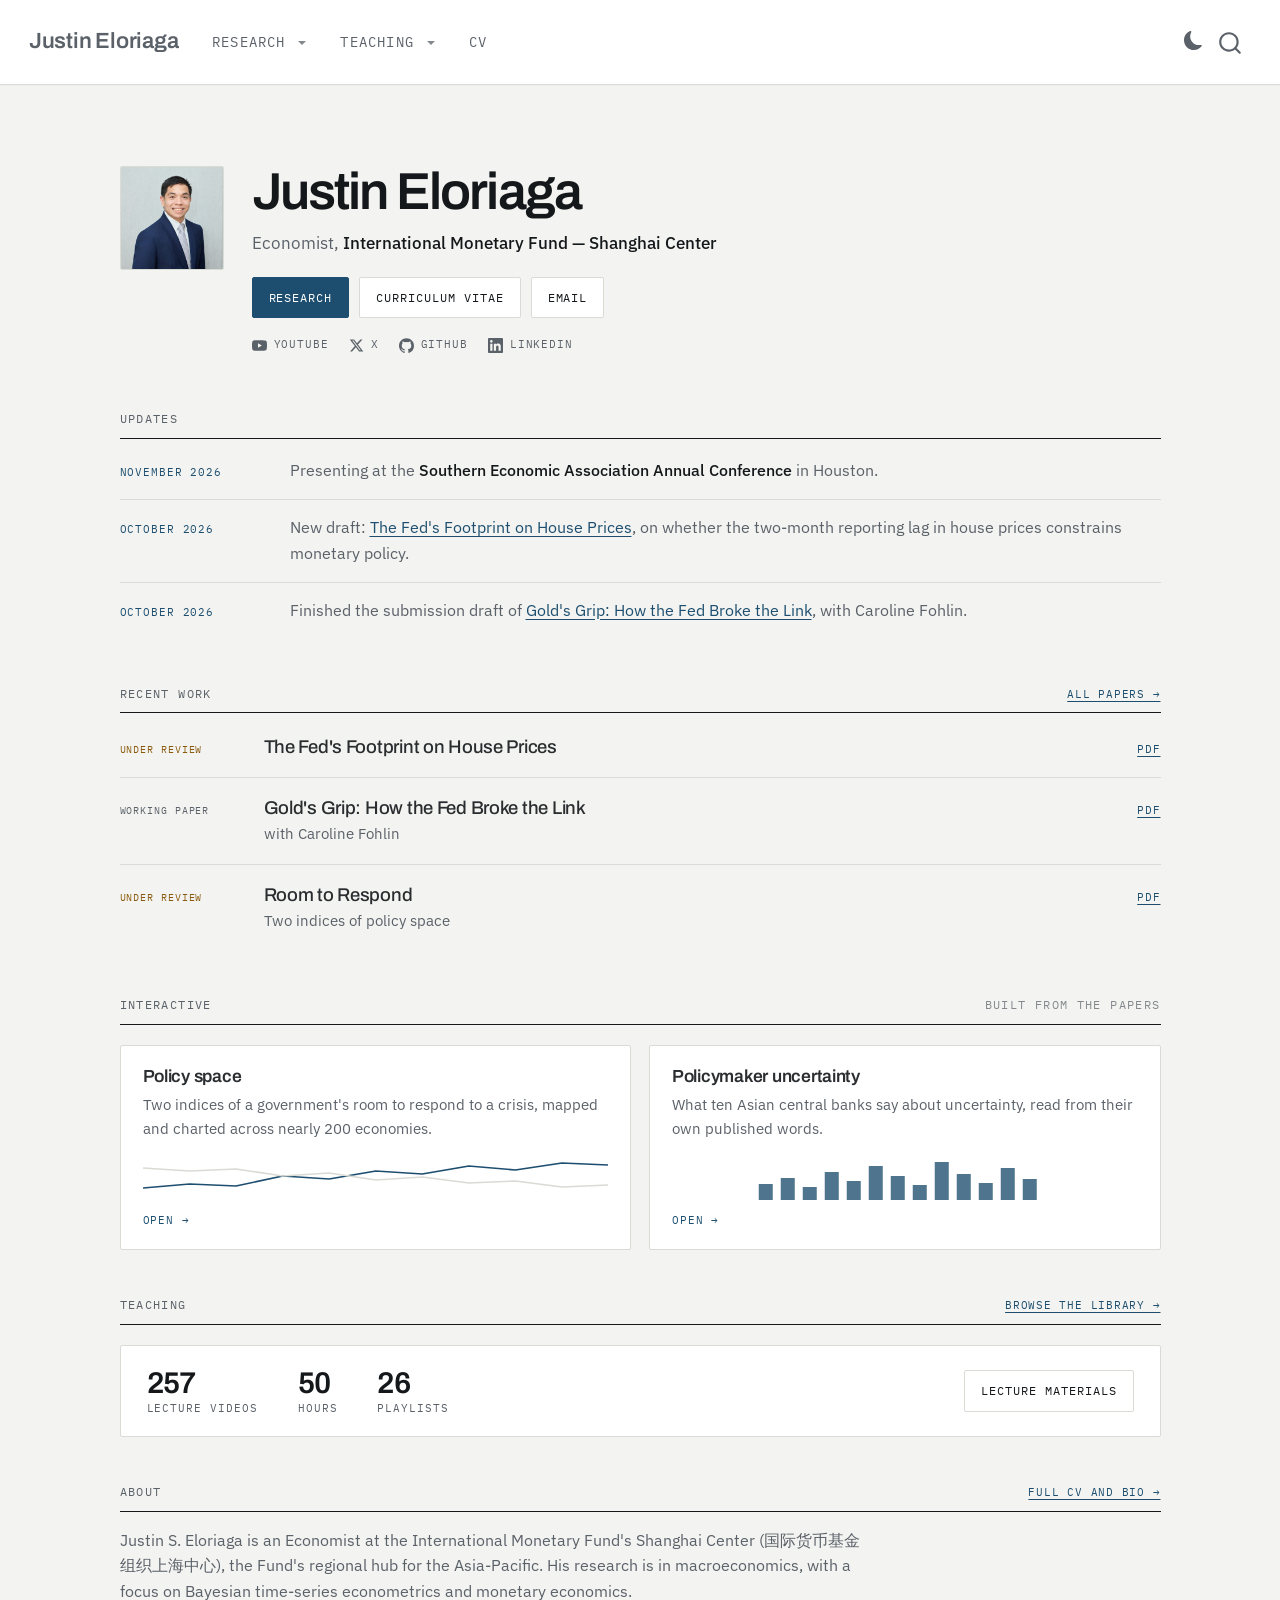
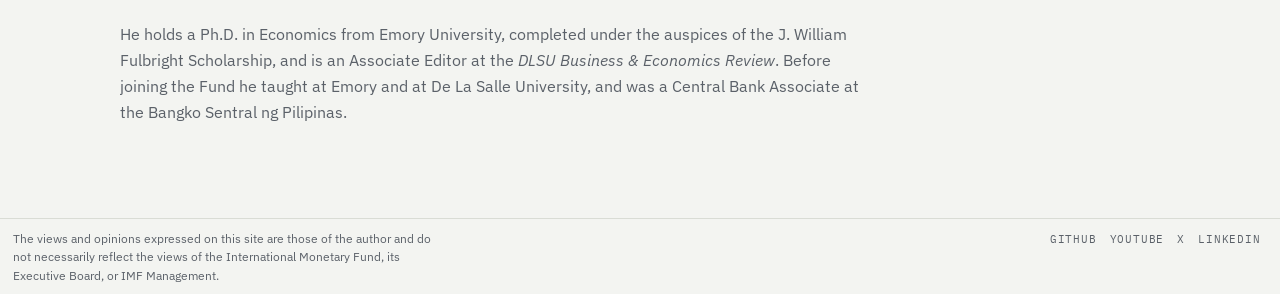
<file: docs/index.html>
<!DOCTYPE html>
<html xmlns="http://www.w3.org/1999/xhtml" lang="en" xml:lang="en"><head>

<meta charset="utf-8">
<meta name="generator" content="quarto-1.6.42">

<meta name="viewport" content="width=device-width, initial-scale=1.0, user-scalable=yes">


<title>Justin Eloriaga</title>
<style>
code{white-space: pre-wrap;}
span.smallcaps{font-variant: small-caps;}
div.columns{display: flex; gap: min(4vw, 1.5em);}
div.column{flex: auto; overflow-x: auto;}
div.hanging-indent{margin-left: 1.5em; text-indent: -1.5em;}
ul.task-list{list-style: none;}
ul.task-list li input[type="checkbox"] {
  width: 0.8em;
  margin: 0 0.8em 0.2em -1em; /* quarto-specific, see https://github.com/quarto-dev/quarto-cli/issues/4556 */ 
  vertical-align: middle;
}
</style>


<script src="site_libs/quarto-nav/quarto-nav.js"></script>
<script src="site_libs/clipboard/clipboard.min.js"></script>
<script src="site_libs/quarto-search/autocomplete.umd.js"></script>
<script src="site_libs/quarto-search/fuse.min.js"></script>
<script src="site_libs/quarto-search/quarto-search.js"></script>
<meta name="quarto:offset" content="./">
<link href="./img/portrait.jpg" rel="icon" type="image/jpeg">
<script src="site_libs/quarto-html/quarto.js"></script>
<script src="site_libs/quarto-html/popper.min.js"></script>
<script src="site_libs/quarto-html/tippy.umd.min.js"></script>
<link href="site_libs/quarto-html/tippy.css" rel="stylesheet">
<link href="site_libs/quarto-html/quarto-syntax-highlighting-80ccc151e9db3cea0945e1d1239ee6ec.css" rel="stylesheet" class="quarto-color-scheme" id="quarto-text-highlighting-styles">
<link href="site_libs/quarto-html/quarto-syntax-highlighting-dark-1633e04f8a4e8fd338dab390f960c182.css" rel="prefetch" class="quarto-color-scheme quarto-color-alternate" id="quarto-text-highlighting-styles">
<script src="site_libs/bootstrap/bootstrap.min.js"></script>
<link href="site_libs/bootstrap/bootstrap-icons.css" rel="stylesheet">
<link href="site_libs/bootstrap/bootstrap-2996e0123c8dc29e96024742543a31db.min.css" rel="stylesheet" append-hash="true" class="quarto-color-scheme" id="quarto-bootstrap" data-mode="light">
<link href="site_libs/bootstrap/bootstrap-dark-378c6db4e27dc6293f9fbc2ff74f58ae.min.css" rel="prefetch" append-hash="true" class="quarto-color-scheme quarto-color-alternate" id="quarto-bootstrap" data-mode="light">
<script id="quarto-search-options" type="application/json">{
  "location": "navbar",
  "copy-button": false,
  "collapse-after": 3,
  "panel-placement": "end",
  "type": "overlay",
  "limit": 50,
  "keyboard-shortcut": [
    "f",
    "/",
    "s"
  ],
  "show-item-context": false,
  "language": {
    "search-no-results-text": "No results",
    "search-matching-documents-text": "matching documents",
    "search-copy-link-title": "Copy link to search",
    "search-hide-matches-text": "Hide additional matches",
    "search-more-match-text": "more match in this document",
    "search-more-matches-text": "more matches in this document",
    "search-clear-button-title": "Clear",
    "search-text-placeholder": "",
    "search-detached-cancel-button-title": "Cancel",
    "search-submit-button-title": "Submit",
    "search-label": "Search"
  }
}</script>
<link rel="preconnect" href="https://fonts.googleapis.com">
<link rel="preconnect" href="https://fonts.gstatic.com" crossorigin="">
<link href="https://fonts.googleapis.com/css2?family=Archivo:wght@500;600;700&amp;family=IBM+Plex+Mono:wght@400;500&amp;family=IBM+Plex+Sans:wght@400;500;600&amp;display=swap" rel="stylesheet">


</head>

<body class="nav-fixed fullcontent">

<div id="quarto-search-results"></div>
  <header id="quarto-header" class="headroom fixed-top">
    <nav class="navbar navbar-expand-lg " data-bs-theme="dark">
      <div class="navbar-container container-fluid">
      <div class="navbar-brand-container mx-auto">
    <a class="navbar-brand" href="./index.html">
    <span class="navbar-title">Justin Eloriaga</span>
    </a>
  </div>
            <div id="quarto-search" class="" title="Search"></div>
          <button class="navbar-toggler" type="button" data-bs-toggle="collapse" data-bs-target="#navbarCollapse" aria-controls="navbarCollapse" role="menu" aria-expanded="false" aria-label="Toggle navigation" onclick="if (window.quartoToggleHeadroom) { window.quartoToggleHeadroom(); }">
  <span class="navbar-toggler-icon"></span>
</button>
          <div class="collapse navbar-collapse" id="navbarCollapse">
            <ul class="navbar-nav navbar-nav-scroll me-auto">
  <li class="nav-item dropdown ">
    <a class="nav-link dropdown-toggle" href="#" id="nav-menu-research" role="link" data-bs-toggle="dropdown" aria-expanded="false">
 <span class="menu-text">Research</span>
    </a>
    <ul class="dropdown-menu" aria-labelledby="nav-menu-research">    
        <li>
    <a class="dropdown-item" href="./research/index.html">
 <span class="dropdown-text">Papers</span></a>
  </li>  
        <li>
    <a class="dropdown-item" href="./research/policy-space/index.html">
 <span class="dropdown-text">Policy space dashboard</span></a>
  </li>  
        <li>
    <a class="dropdown-item" href="./research/policymaker-uncertainty/index.html">
 <span class="dropdown-text">Policymaker uncertainty dashboard</span></a>
  </li>  
    </ul>
  </li>
  <li class="nav-item dropdown ">
    <a class="nav-link dropdown-toggle" href="#" id="nav-menu-teaching" role="link" data-bs-toggle="dropdown" aria-expanded="false">
 <span class="menu-text">Teaching</span>
    </a>
    <ul class="dropdown-menu" aria-labelledby="nav-menu-teaching">    
        <li>
    <a class="dropdown-item" href="./lecture-materials/index.html">
 <span class="dropdown-text">Lecture materials</span></a>
  </li>  
        <li>
    <a class="dropdown-item" href="./teaching-playlists/index.html">
 <span class="dropdown-text">YouTube playlists</span></a>
  </li>  
    </ul>
  </li>
  <li class="nav-item">
    <a class="nav-link" href="./cv-and-short-bio/index.html"> 
<span class="menu-text">CV</span></a>
  </li>  
</ul>
          </div> <!-- /navcollapse -->
            <div class="quarto-navbar-tools">
  <a href="" class="quarto-color-scheme-toggle quarto-navigation-tool  px-1" onclick="window.quartoToggleColorScheme(); return false;" title="Toggle dark mode"><i class="bi"></i></a>
</div>
      </div> <!-- /container-fluid -->
    </nav>
</header>
<!-- content -->
<div id="quarto-content" class="quarto-container page-columns page-rows-contents page-layout-article page-navbar">
<!-- sidebar -->
<!-- margin-sidebar -->
    
<!-- main -->
<main class="content" id="quarto-document-content">

<header id="title-block-header" class="quarto-title-block default">
<div class="quarto-title">
<h1 class="title">Justin Eloriaga</h1>
</div>



<div class="quarto-title-meta">

    
  
    
  </div>
  


</header>


<div class="hm-top">
  <img class="hm-pic" src="./img/portrait.jpg" alt="Justin Eloriaga">
  <div>
    <h1>Justin Eloriaga</h1>
    <p class="role">Economist, <strong>International Monetary Fund — Shanghai Center</strong></p>

    <div class="actions">
      <a class="btn-j primary" href="./research/">Research</a>
      <a class="btn-j" href="./files/cv.pdf">Curriculum vitae</a>
      <a class="btn-j" href="mailto:jeloriaga@imf.org">Email</a>
    </div>

    <div class="socials">
      <a href="https://www.youtube.com/@JustinEloriaga" aria-label="YouTube" title="YouTube">
        <svg viewbox="0 0 24 24" aria-hidden="true"><path d="M23.498 6.186a3.016 3.016 0 0 0-2.122-2.136C19.505 3.545 12 3.545 12 3.545s-7.505 0-9.377.505A3.017 3.017 0 0 0 .502 6.186C0 8.07 0 12 0 12s0 3.93.502 5.814a3.016 3.016 0 0 0 2.122 2.136c1.871.505 9.376.505 9.376.505s7.505 0 9.377-.505a3.015 3.015 0 0 0 2.122-2.136C24 15.93 24 12 24 12s0-3.93-.502-5.814zM9.545 15.568V8.432L15.818 12l-6.273 3.568z"></path></svg>
        <span>YouTube</span>
      </a>
      <a href="https://x.com/justineloriaga" aria-label="X" title="X">
        <svg viewbox="0 0 24 24" aria-hidden="true"><path d="M18.244 2.25h3.308l-7.227 8.26 8.502 11.24H16.17l-5.214-6.817L4.99 21.75H1.68l7.73-8.835L1.254 2.25H8.08l4.713 6.231zm-1.161 17.52h1.833L7.084 4.126H5.117z"></path></svg>
        <span>X</span>
      </a>
      <a href="https://github.com/JustinEloriaga" aria-label="GitHub" title="GitHub">
        <svg viewbox="0 0 24 24" aria-hidden="true"><path d="M12 .5C5.37.5 0 5.87 0 12.5c0 5.3 3.44 9.8 8.21 11.39.6.11.82-.26.82-.58v-2.03c-3.34.73-4.04-1.61-4.04-1.61-.55-1.39-1.34-1.76-1.34-1.76-1.09-.75.08-.73.08-.73 1.2.08 1.84 1.24 1.84 1.24 1.07 1.84 2.81 1.31 3.5 1 .11-.78.42-1.31.76-1.61-2.67-.3-5.47-1.34-5.47-5.96 0-1.32.47-2.39 1.24-3.23-.12-.31-.54-1.53.12-3.18 0 0 1.01-.32 3.3 1.23a11.5 11.5 0 0 1 6.010 0c2.29-1.55 3.3-1.23 3.3-1.23.66 1.65.24 2.87.12 3.18.77.84 1.24 1.91 1.24 3.23 0 4.63-2.81 5.65-5.49 5.95.43.37.82 1.1.82 2.22v3.29c0 .32.21.7.83.58A12.01 12.01 0 0 0 24 12.5C24 5.87 18.63.5 12 .5z"></path></svg>
        <span>GitHub</span>
      </a>
      <a href="https://ph.linkedin.com/in/justin-eloriaga-989b553b" aria-label="LinkedIn" title="LinkedIn">
        <svg viewbox="0 0 24 24" aria-hidden="true"><path d="M20.45 20.45h-3.56v-5.57c0-1.33-.03-3.04-1.85-3.04-1.85 0-2.14 1.45-2.14 2.94v5.67H9.35V9h3.41v1.56h.05c.48-.9 1.64-1.85 3.37-1.85 3.6 0 4.27 2.37 4.27 5.46v6.28zM5.34 7.43a2.06 2.06 0 1 1 0-4.13 2.06 2.06 0 0 1 0 4.13zM7.12 20.45H3.55V9h3.57v11.45zM22.22 0H1.77C.79 0 0 .77 0 1.72v20.56C0 23.23.79 24 1.77 24h20.45c.98 0 1.78-.77 1.78-1.72V1.72C24 .77 23.2 0 22.22 0z"></path></svg>
        <span>LinkedIn</span>
      </a>
    </div>
  </div>
</div>

<!-- UPDATES
     Newest first. Keep it to about four; delete from the bottom as you add.
     The date is free text, so "November 2026", "Spring 2027" and "Now" all work. -->
<section class="hm-sec">
  <div class="hm-sec-h"><span class="e">Updates</span></div>
  <ul class="hm-upd">
    <li>
      <span class="d">November 2026</span>
      <span class="t">Presenting at the <strong>Southern Economic Association Annual Conference</strong> in Houston.</span>
    </li>
    <li>
      <span class="d">October 2026</span>
      <span class="t">New draft: <a href="./research/">The Fed's Footprint on House Prices</a>, on whether the two-month reporting lag in house prices constrains monetary policy.</span>
    </li>
    <li>
      <span class="d">October 2026</span>
      <span class="t">Finished the submission draft of <a href="./research/">Gold's Grip: How the Fed Broke the Link</a>, with Caroline Fohlin.</span>
    </li>
  </ul>
</section>

<!-- RECENT WORK
     Three entries, maintained by hand. Mirror the status tag and PDF link
     from research/index.qmd so the two pages never disagree. -->
<section class="hm-sec">
  <div class="hm-sec-h"><span class="e">Recent work</span><a href="./research/">All papers →</a></div>

  <article class="hm-pap">
    <span class="st live">Under review</span>
    <div>
      <h3>The Fed's Footprint on House Prices</h3>
    </div>
    <a class="pdf" href="./files/feds-footprint-house-prices.pdf">PDF</a>
  </article>

  <article class="hm-pap">
    <span class="st">Working paper</span>
    <div>
      <h3>Gold's Grip: How the Fed Broke the Link</h3>
      <p class="co">with Caroline Fohlin</p>
    </div>
    <a class="pdf" href="./files/golds-grip.pdf">PDF</a>
  </article>

  <article class="hm-pap">
    <span class="st live">Under review</span>
    <div>
      <h3>Room to Respond</h3>
      <p class="co">Two indices of policy space</p>
    </div>
    <a class="pdf" href="./files/room-to-respond.pdf">PDF</a>
  </article>
</section>

<section class="hm-sec">
  <div class="hm-sec-h"><span class="e">Interactive</span><span class="e muted">Built from the papers</span></div>
  <div class="hm-dash">
    <a class="hm-card" href="./research/policy-space/">
      <h3>Policy space</h3>
      <p>Two indices of a government's room to respond to a crisis, mapped and charted across nearly 200 economies.</p>
      <svg viewbox="0 0 300 46" preserveaspectratio="none" aria-hidden="true">
        <polyline class="l1" points="0,34 30,30 60,32 90,22 120,25 150,17 180,20 210,12 240,16 270,9 300,11"></polyline>
        <polyline class="l2" points="0,14 30,17 60,15 90,22 120,19 150,26 180,23 210,29 240,27 270,33 300,31"></polyline>
      </svg>
      <span class="go">Open →</span>
    </a>
    <a class="hm-card" href="./research/policymaker-uncertainty/">
      <h3>Policymaker uncertainty</h3>
      <p>What ten Asian central banks say about uncertainty, read from their own published words.</p>
      <svg viewbox="0 0 300 46" aria-hidden="true">
        <g class="b1"><rect x="4" y="30" width="14" height="16"></rect><rect x="26" y="24" width="14" height="22"></rect><rect x="48" y="33" width="14" height="13"></rect><rect x="70" y="18" width="14" height="28"></rect><rect x="92" y="27" width="14" height="19"></rect><rect x="114" y="12" width="14" height="34"></rect><rect x="136" y="22" width="14" height="24"></rect><rect x="158" y="31" width="14" height="15"></rect><rect x="180" y="8" width="14" height="38"></rect><rect x="202" y="20" width="14" height="26"></rect><rect x="224" y="29" width="14" height="17"></rect><rect x="246" y="14" width="14" height="32"></rect><rect x="268" y="25" width="14" height="21"></rect></g>
      </svg>
      <span class="go">Open →</span>
    </a>
  </div>
</section>

<section class="hm-sec">
  <div class="hm-sec-h"><span class="e">Teaching</span><a href="./teaching-playlists/">Browse the library →</a></div>
  <div class="hm-teach">
    <div class="n">257<span>lecture videos</span></div>
    <div class="n">50<span>hours</span></div>
    <div class="n">26<span>playlists</span></div>
    <div class="sp"></div>
    <a class="btn-j" href="./lecture-materials/">Lecture materials</a>
  </div>
</section>

<section class="hm-sec hm-about">
  <div class="hm-sec-h"><span class="e">About</span><a href="./cv-and-short-bio/">Full CV and bio →</a></div>
  <p>Justin S. Eloriaga is an Economist at the International Monetary Fund's Shanghai
  Center (国际货币基金组织上海中心), the Fund's regional hub for the Asia-Pacific. His
  research is in macroeconomics, with a focus on Bayesian time-series econometrics and
  monetary economics.</p>
  <p>He holds a Ph.D. in Economics from Emory University, completed under the auspices of the
  J. William Fulbright Scholarship, and is an Associate Editor at the <em>DLSU Business &amp;
  Economics Review</em>. Before joining the Fund he taught at Emory and at De La Salle
  University, and was a Central Bank Associate at the Bangko Sentral ng Pilipinas.</p>
</section>



</main> <!-- /main -->
<script id="quarto-html-after-body" type="application/javascript">
window.document.addEventListener("DOMContentLoaded", function (event) {
  const toggleBodyColorMode = (bsSheetEl) => {
    const mode = bsSheetEl.getAttribute("data-mode");
    const bodyEl = window.document.querySelector("body");
    if (mode === "dark") {
      bodyEl.classList.add("quarto-dark");
      bodyEl.classList.remove("quarto-light");
    } else {
      bodyEl.classList.add("quarto-light");
      bodyEl.classList.remove("quarto-dark");
    }
  }
  const toggleBodyColorPrimary = () => {
    const bsSheetEl = window.document.querySelector("link#quarto-bootstrap");
    if (bsSheetEl) {
      toggleBodyColorMode(bsSheetEl);
    }
  }
  toggleBodyColorPrimary();  
  const disableStylesheet = (stylesheets) => {
    for (let i=0; i < stylesheets.length; i++) {
      const stylesheet = stylesheets[i];
      stylesheet.rel = 'prefetch';
    }
  }
  const enableStylesheet = (stylesheets) => {
    for (let i=0; i < stylesheets.length; i++) {
      const stylesheet = stylesheets[i];
      stylesheet.rel = 'stylesheet';
    }
  }
  const manageTransitions = (selector, allowTransitions) => {
    const els = window.document.querySelectorAll(selector);
    for (let i=0; i < els.length; i++) {
      const el = els[i];
      if (allowTransitions) {
        el.classList.remove('notransition');
      } else {
        el.classList.add('notransition');
      }
    }
  }
  const toggleGiscusIfUsed = (isAlternate, darkModeDefault) => {
    const baseTheme = document.querySelector('#giscus-base-theme')?.value ?? 'light';
    const alternateTheme = document.querySelector('#giscus-alt-theme')?.value ?? 'dark';
    let newTheme = '';
    if(darkModeDefault) {
      newTheme = isAlternate ? baseTheme : alternateTheme;
    } else {
      newTheme = isAlternate ? alternateTheme : baseTheme;
    }
    const changeGiscusTheme = () => {
      // From: https://github.com/giscus/giscus/issues/336
      const sendMessage = (message) => {
        const iframe = document.querySelector('iframe.giscus-frame');
        if (!iframe) return;
        iframe.contentWindow.postMessage({ giscus: message }, 'https://giscus.app');
      }
      sendMessage({
        setConfig: {
          theme: newTheme
        }
      });
    }
    const isGiscussLoaded = window.document.querySelector('iframe.giscus-frame') !== null;
    if (isGiscussLoaded) {
      changeGiscusTheme();
    }
  }
  const toggleColorMode = (alternate) => {
    // Switch the stylesheets
    const alternateStylesheets = window.document.querySelectorAll('link.quarto-color-scheme.quarto-color-alternate');
    manageTransitions('#quarto-margin-sidebar .nav-link', false);
    if (alternate) {
      enableStylesheet(alternateStylesheets);
      for (const sheetNode of alternateStylesheets) {
        if (sheetNode.id === "quarto-bootstrap") {
          toggleBodyColorMode(sheetNode);
        }
      }
    } else {
      disableStylesheet(alternateStylesheets);
      toggleBodyColorPrimary();
    }
    manageTransitions('#quarto-margin-sidebar .nav-link', true);
    // Switch the toggles
    const toggles = window.document.querySelectorAll('.quarto-color-scheme-toggle');
    for (let i=0; i < toggles.length; i++) {
      const toggle = toggles[i];
      if (toggle) {
        if (alternate) {
          toggle.classList.add("alternate");     
        } else {
          toggle.classList.remove("alternate");
        }
      }
    }
    // Hack to workaround the fact that safari doesn't
    // properly recolor the scrollbar when toggling (#1455)
    if (navigator.userAgent.indexOf('Safari') > 0 && navigator.userAgent.indexOf('Chrome') == -1) {
      manageTransitions("body", false);
      window.scrollTo(0, 1);
      setTimeout(() => {
        window.scrollTo(0, 0);
        manageTransitions("body", true);
      }, 40);  
    }
  }
  const isFileUrl = () => { 
    return window.location.protocol === 'file:';
  }
  const hasAlternateSentinel = () => {  
    let styleSentinel = getColorSchemeSentinel();
    if (styleSentinel !== null) {
      return styleSentinel === "alternate";
    } else {
      return false;
    }
  }
  const setStyleSentinel = (alternate) => {
    const value = alternate ? "alternate" : "default";
    if (!isFileUrl()) {
      window.localStorage.setItem("quarto-color-scheme", value);
    } else {
      localAlternateSentinel = value;
    }
  }
  const getColorSchemeSentinel = () => {
    if (!isFileUrl()) {
      const storageValue = window.localStorage.getItem("quarto-color-scheme");
      return storageValue != null ? storageValue : localAlternateSentinel;
    } else {
      return localAlternateSentinel;
    }
  }
  const darkModeDefault = false;
  let localAlternateSentinel = darkModeDefault ? 'alternate' : 'default';
  // Dark / light mode switch
  window.quartoToggleColorScheme = () => {
    // Read the current dark / light value 
    let toAlternate = !hasAlternateSentinel();
    toggleColorMode(toAlternate);
    setStyleSentinel(toAlternate);
    toggleGiscusIfUsed(toAlternate, darkModeDefault);
  };
  // Ensure there is a toggle, if there isn't float one in the top right
  if (window.document.querySelector('.quarto-color-scheme-toggle') === null) {
    const a = window.document.createElement('a');
    a.classList.add('top-right');
    a.classList.add('quarto-color-scheme-toggle');
    a.href = "";
    a.onclick = function() { try { window.quartoToggleColorScheme(); } catch {} return false; };
    const i = window.document.createElement("i");
    i.classList.add('bi');
    a.appendChild(i);
    window.document.body.appendChild(a);
  }
  // Switch to dark mode if need be
  if (hasAlternateSentinel()) {
    toggleColorMode(true);
  } else {
    toggleColorMode(false);
  }
  const isCodeAnnotation = (el) => {
    for (const clz of el.classList) {
      if (clz.startsWith('code-annotation-')) {                     
        return true;
      }
    }
    return false;
  }
  const onCopySuccess = function(e) {
    // button target
    const button = e.trigger;
    // don't keep focus
    button.blur();
    // flash "checked"
    button.classList.add('code-copy-button-checked');
    var currentTitle = button.getAttribute("title");
    button.setAttribute("title", "Copied!");
    let tooltip;
    if (window.bootstrap) {
      button.setAttribute("data-bs-toggle", "tooltip");
      button.setAttribute("data-bs-placement", "left");
      button.setAttribute("data-bs-title", "Copied!");
      tooltip = new bootstrap.Tooltip(button, 
        { trigger: "manual", 
          customClass: "code-copy-button-tooltip",
          offset: [0, -8]});
      tooltip.show();    
    }
    setTimeout(function() {
      if (tooltip) {
        tooltip.hide();
        button.removeAttribute("data-bs-title");
        button.removeAttribute("data-bs-toggle");
        button.removeAttribute("data-bs-placement");
      }
      button.setAttribute("title", currentTitle);
      button.classList.remove('code-copy-button-checked');
    }, 1000);
    // clear code selection
    e.clearSelection();
  }
  const getTextToCopy = function(trigger) {
      const codeEl = trigger.previousElementSibling.cloneNode(true);
      for (const childEl of codeEl.children) {
        if (isCodeAnnotation(childEl)) {
          childEl.remove();
        }
      }
      return codeEl.innerText;
  }
  const clipboard = new window.ClipboardJS('.code-copy-button:not([data-in-quarto-modal])', {
    text: getTextToCopy
  });
  clipboard.on('success', onCopySuccess);
  if (window.document.getElementById('quarto-embedded-source-code-modal')) {
    const clipboardModal = new window.ClipboardJS('.code-copy-button[data-in-quarto-modal]', {
      text: getTextToCopy,
      container: window.document.getElementById('quarto-embedded-source-code-modal')
    });
    clipboardModal.on('success', onCopySuccess);
  }
    var localhostRegex = new RegExp(/^(?:http|https):\/\/localhost\:?[0-9]*\//);
    var mailtoRegex = new RegExp(/^mailto:/);
      var filterRegex = new RegExp("https:\/\/justineloriaga\.com");
    var isInternal = (href) => {
        return filterRegex.test(href) || localhostRegex.test(href) || mailtoRegex.test(href);
    }
    // Inspect non-navigation links and adorn them if external
 	var links = window.document.querySelectorAll('a[href]:not(.nav-link):not(.navbar-brand):not(.toc-action):not(.sidebar-link):not(.sidebar-item-toggle):not(.pagination-link):not(.no-external):not([aria-hidden]):not(.dropdown-item):not(.quarto-navigation-tool):not(.about-link)');
    for (var i=0; i<links.length; i++) {
      const link = links[i];
      if (!isInternal(link.href)) {
        // undo the damage that might have been done by quarto-nav.js in the case of
        // links that we want to consider external
        if (link.dataset.originalHref !== undefined) {
          link.href = link.dataset.originalHref;
        }
      }
    }
  function tippyHover(el, contentFn, onTriggerFn, onUntriggerFn) {
    const config = {
      allowHTML: true,
      maxWidth: 500,
      delay: 100,
      arrow: false,
      appendTo: function(el) {
          return el.parentElement;
      },
      interactive: true,
      interactiveBorder: 10,
      theme: 'quarto',
      placement: 'bottom-start',
    };
    if (contentFn) {
      config.content = contentFn;
    }
    if (onTriggerFn) {
      config.onTrigger = onTriggerFn;
    }
    if (onUntriggerFn) {
      config.onUntrigger = onUntriggerFn;
    }
    window.tippy(el, config); 
  }
  const noterefs = window.document.querySelectorAll('a[role="doc-noteref"]');
  for (var i=0; i<noterefs.length; i++) {
    const ref = noterefs[i];
    tippyHover(ref, function() {
      // use id or data attribute instead here
      let href = ref.getAttribute('data-footnote-href') || ref.getAttribute('href');
      try { href = new URL(href).hash; } catch {}
      const id = href.replace(/^#\/?/, "");
      const note = window.document.getElementById(id);
      if (note) {
        return note.innerHTML;
      } else {
        return "";
      }
    });
  }
  const xrefs = window.document.querySelectorAll('a.quarto-xref');
  const processXRef = (id, note) => {
    // Strip column container classes
    const stripColumnClz = (el) => {
      el.classList.remove("page-full", "page-columns");
      if (el.children) {
        for (const child of el.children) {
          stripColumnClz(child);
        }
      }
    }
    stripColumnClz(note)
    if (id === null || id.startsWith('sec-')) {
      // Special case sections, only their first couple elements
      const container = document.createElement("div");
      if (note.children && note.children.length > 2) {
        container.appendChild(note.children[0].cloneNode(true));
        for (let i = 1; i < note.children.length; i++) {
          const child = note.children[i];
          if (child.tagName === "P" && child.innerText === "") {
            continue;
          } else {
            container.appendChild(child.cloneNode(true));
            break;
          }
        }
        if (window.Quarto?.typesetMath) {
          window.Quarto.typesetMath(container);
        }
        return container.innerHTML
      } else {
        if (window.Quarto?.typesetMath) {
          window.Quarto.typesetMath(note);
        }
        return note.innerHTML;
      }
    } else {
      // Remove any anchor links if they are present
      const anchorLink = note.querySelector('a.anchorjs-link');
      if (anchorLink) {
        anchorLink.remove();
      }
      if (window.Quarto?.typesetMath) {
        window.Quarto.typesetMath(note);
      }
      if (note.classList.contains("callout")) {
        return note.outerHTML;
      } else {
        return note.innerHTML;
      }
    }
  }
  for (var i=0; i<xrefs.length; i++) {
    const xref = xrefs[i];
    tippyHover(xref, undefined, function(instance) {
      instance.disable();
      let url = xref.getAttribute('href');
      let hash = undefined; 
      if (url.startsWith('#')) {
        hash = url;
      } else {
        try { hash = new URL(url).hash; } catch {}
      }
      if (hash) {
        const id = hash.replace(/^#\/?/, "");
        const note = window.document.getElementById(id);
        if (note !== null) {
          try {
            const html = processXRef(id, note.cloneNode(true));
            instance.setContent(html);
          } finally {
            instance.enable();
            instance.show();
          }
        } else {
          // See if we can fetch this
          fetch(url.split('#')[0])
          .then(res => res.text())
          .then(html => {
            const parser = new DOMParser();
            const htmlDoc = parser.parseFromString(html, "text/html");
            const note = htmlDoc.getElementById(id);
            if (note !== null) {
              const html = processXRef(id, note);
              instance.setContent(html);
            } 
          }).finally(() => {
            instance.enable();
            instance.show();
          });
        }
      } else {
        // See if we can fetch a full url (with no hash to target)
        // This is a special case and we should probably do some content thinning / targeting
        fetch(url)
        .then(res => res.text())
        .then(html => {
          const parser = new DOMParser();
          const htmlDoc = parser.parseFromString(html, "text/html");
          const note = htmlDoc.querySelector('main.content');
          if (note !== null) {
            // This should only happen for chapter cross references
            // (since there is no id in the URL)
            // remove the first header
            if (note.children.length > 0 && note.children[0].tagName === "HEADER") {
              note.children[0].remove();
            }
            const html = processXRef(null, note);
            instance.setContent(html);
          } 
        }).finally(() => {
          instance.enable();
          instance.show();
        });
      }
    }, function(instance) {
    });
  }
      let selectedAnnoteEl;
      const selectorForAnnotation = ( cell, annotation) => {
        let cellAttr = 'data-code-cell="' + cell + '"';
        let lineAttr = 'data-code-annotation="' +  annotation + '"';
        const selector = 'span[' + cellAttr + '][' + lineAttr + ']';
        return selector;
      }
      const selectCodeLines = (annoteEl) => {
        const doc = window.document;
        const targetCell = annoteEl.getAttribute("data-target-cell");
        const targetAnnotation = annoteEl.getAttribute("data-target-annotation");
        const annoteSpan = window.document.querySelector(selectorForAnnotation(targetCell, targetAnnotation));
        const lines = annoteSpan.getAttribute("data-code-lines").split(",");
        const lineIds = lines.map((line) => {
          return targetCell + "-" + line;
        })
        let top = null;
        let height = null;
        let parent = null;
        if (lineIds.length > 0) {
            //compute the position of the single el (top and bottom and make a div)
            const el = window.document.getElementById(lineIds[0]);
            top = el.offsetTop;
            height = el.offsetHeight;
            parent = el.parentElement.parentElement;
          if (lineIds.length > 1) {
            const lastEl = window.document.getElementById(lineIds[lineIds.length - 1]);
            const bottom = lastEl.offsetTop + lastEl.offsetHeight;
            height = bottom - top;
          }
          if (top !== null && height !== null && parent !== null) {
            // cook up a div (if necessary) and position it 
            let div = window.document.getElementById("code-annotation-line-highlight");
            if (div === null) {
              div = window.document.createElement("div");
              div.setAttribute("id", "code-annotation-line-highlight");
              div.style.position = 'absolute';
              parent.appendChild(div);
            }
            div.style.top = top - 2 + "px";
            div.style.height = height + 4 + "px";
            div.style.left = 0;
            let gutterDiv = window.document.getElementById("code-annotation-line-highlight-gutter");
            if (gutterDiv === null) {
              gutterDiv = window.document.createElement("div");
              gutterDiv.setAttribute("id", "code-annotation-line-highlight-gutter");
              gutterDiv.style.position = 'absolute';
              const codeCell = window.document.getElementById(targetCell);
              const gutter = codeCell.querySelector('.code-annotation-gutter');
              gutter.appendChild(gutterDiv);
            }
            gutterDiv.style.top = top - 2 + "px";
            gutterDiv.style.height = height + 4 + "px";
          }
          selectedAnnoteEl = annoteEl;
        }
      };
      const unselectCodeLines = () => {
        const elementsIds = ["code-annotation-line-highlight", "code-annotation-line-highlight-gutter"];
        elementsIds.forEach((elId) => {
          const div = window.document.getElementById(elId);
          if (div) {
            div.remove();
          }
        });
        selectedAnnoteEl = undefined;
      };
        // Handle positioning of the toggle
    window.addEventListener(
      "resize",
      throttle(() => {
        elRect = undefined;
        if (selectedAnnoteEl) {
          selectCodeLines(selectedAnnoteEl);
        }
      }, 10)
    );
    function throttle(fn, ms) {
    let throttle = false;
    let timer;
      return (...args) => {
        if(!throttle) { // first call gets through
            fn.apply(this, args);
            throttle = true;
        } else { // all the others get throttled
            if(timer) clearTimeout(timer); // cancel #2
            timer = setTimeout(() => {
              fn.apply(this, args);
              timer = throttle = false;
            }, ms);
        }
      };
    }
      // Attach click handler to the DT
      const annoteDls = window.document.querySelectorAll('dt[data-target-cell]');
      for (const annoteDlNode of annoteDls) {
        annoteDlNode.addEventListener('click', (event) => {
          const clickedEl = event.target;
          if (clickedEl !== selectedAnnoteEl) {
            unselectCodeLines();
            const activeEl = window.document.querySelector('dt[data-target-cell].code-annotation-active');
            if (activeEl) {
              activeEl.classList.remove('code-annotation-active');
            }
            selectCodeLines(clickedEl);
            clickedEl.classList.add('code-annotation-active');
          } else {
            // Unselect the line
            unselectCodeLines();
            clickedEl.classList.remove('code-annotation-active');
          }
        });
      }
  const findCites = (el) => {
    const parentEl = el.parentElement;
    if (parentEl) {
      const cites = parentEl.dataset.cites;
      if (cites) {
        return {
          el,
          cites: cites.split(' ')
        };
      } else {
        return findCites(el.parentElement)
      }
    } else {
      return undefined;
    }
  };
  var bibliorefs = window.document.querySelectorAll('a[role="doc-biblioref"]');
  for (var i=0; i<bibliorefs.length; i++) {
    const ref = bibliorefs[i];
    const citeInfo = findCites(ref);
    if (citeInfo) {
      tippyHover(citeInfo.el, function() {
        var popup = window.document.createElement('div');
        citeInfo.cites.forEach(function(cite) {
          var citeDiv = window.document.createElement('div');
          citeDiv.classList.add('hanging-indent');
          citeDiv.classList.add('csl-entry');
          var biblioDiv = window.document.getElementById('ref-' + cite);
          if (biblioDiv) {
            citeDiv.innerHTML = biblioDiv.innerHTML;
          }
          popup.appendChild(citeDiv);
        });
        return popup.innerHTML;
      });
    }
  }
});
</script>
</div> <!-- /content -->
<footer class="footer">
  <div class="nav-footer">
    <div class="nav-footer-left">
<p class="disclaimer">
The views and opinions expressed on this site are those of the author and do not necessarily reflect the views of the International Monetary Fund, its Executive Board, or IMF Management.
</p>
</div>   
    <div class="nav-footer-center">
      &nbsp;
    </div>
    <div class="nav-footer-right">
      <ul class="footer-items list-unstyled">
    <li class="nav-item">
    <a class="nav-link" href="https://github.com/JustinEloriaga">
<p>GitHub</p>
</a>
  </li>  
    <li class="nav-item">
    <a class="nav-link" href="https://www.youtube.com/@JustinEloriaga">
<p>YouTube</p>
</a>
  </li>  
    <li class="nav-item">
    <a class="nav-link" href="https://x.com/justineloriaga">
<p>X</p>
</a>
  </li>  
    <li class="nav-item">
    <a class="nav-link" href="https://ph.linkedin.com/in/justin-eloriaga-989b553b">
<p>LinkedIn</p>
</a>
  </li>  
</ul>
    </div>
  </div>
</footer>




</body></html>
</file>
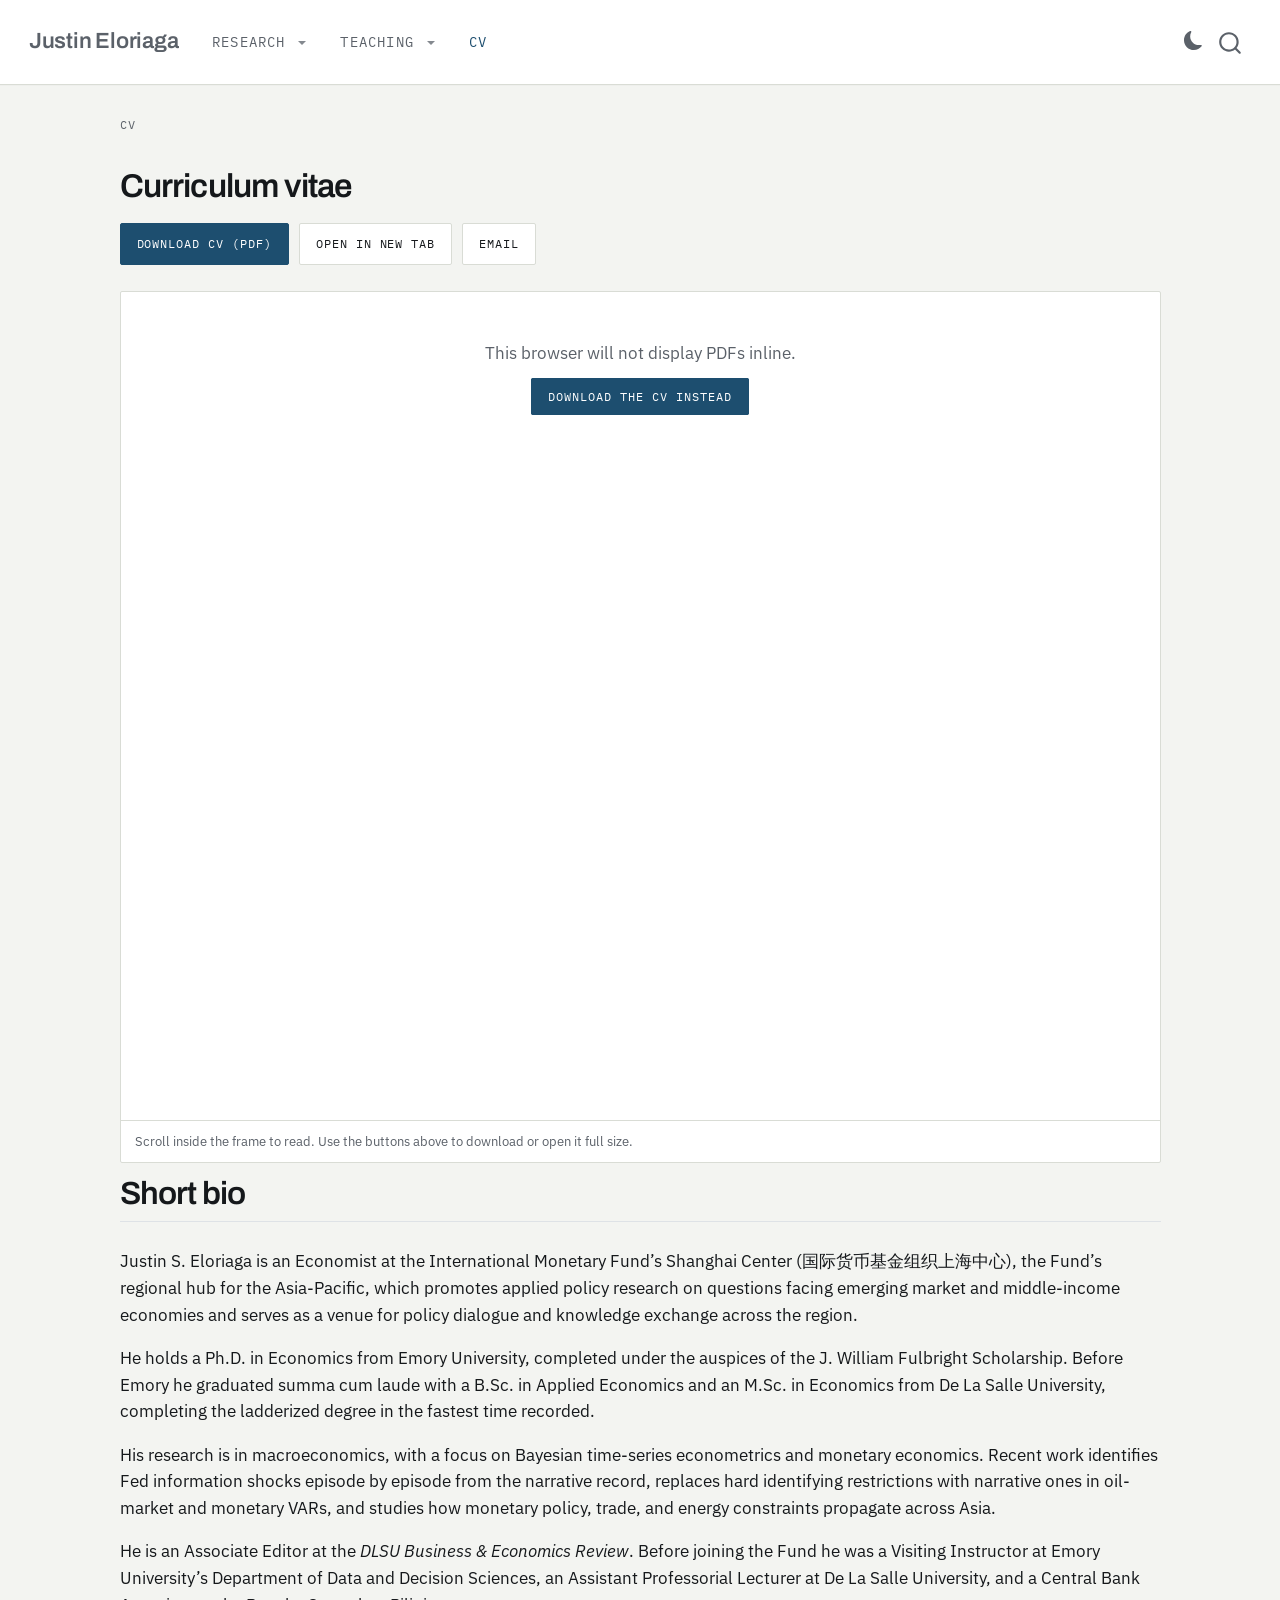
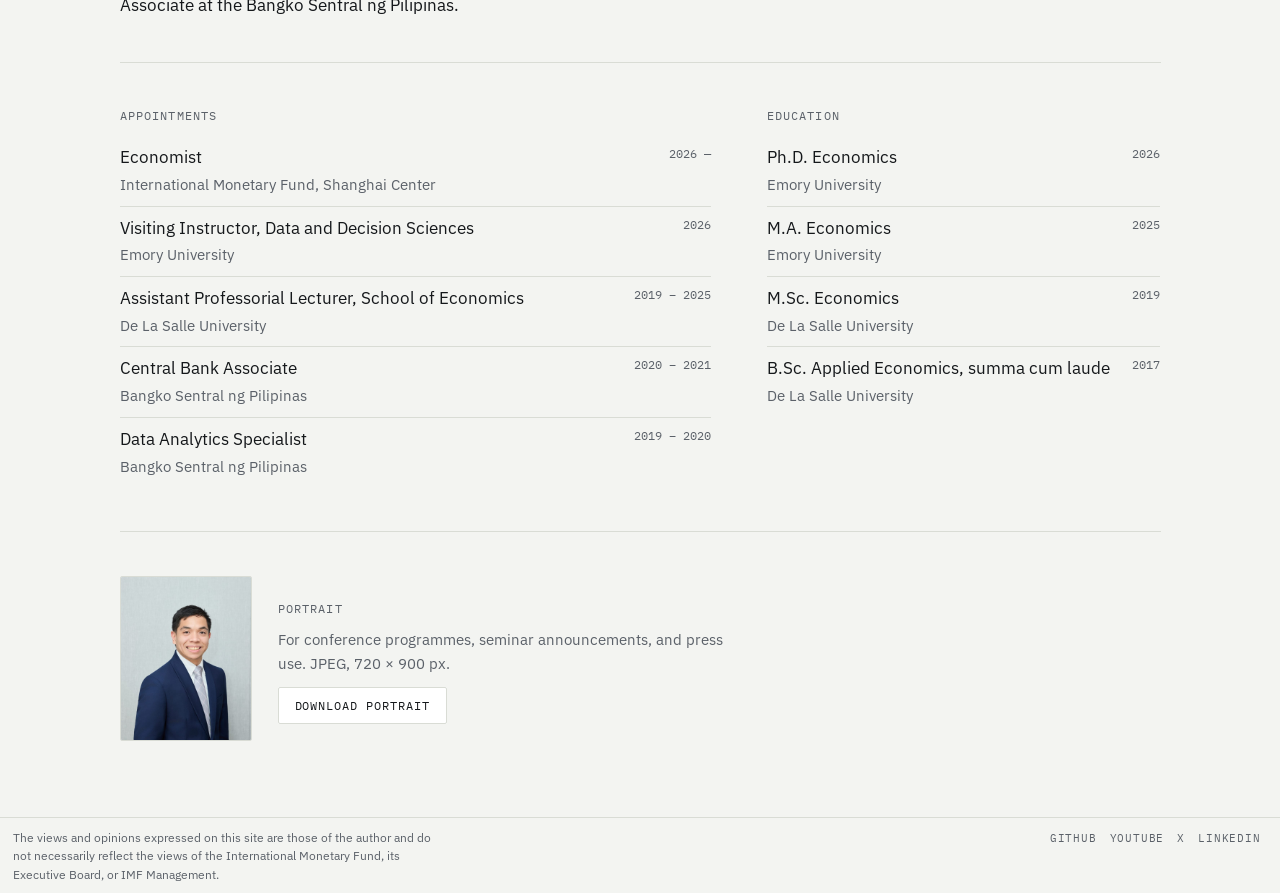
<file: docs/cv-and-short-bio/index.html>
<!DOCTYPE html>
<html xmlns="http://www.w3.org/1999/xhtml" lang="en" xml:lang="en"><head>

<meta charset="utf-8">
<meta name="generator" content="quarto-1.6.42">

<meta name="viewport" content="width=device-width, initial-scale=1.0, user-scalable=yes">


<title>CV and short bio – Justin Eloriaga</title>
<style>
code{white-space: pre-wrap;}
span.smallcaps{font-variant: small-caps;}
div.columns{display: flex; gap: min(4vw, 1.5em);}
div.column{flex: auto; overflow-x: auto;}
div.hanging-indent{margin-left: 1.5em; text-indent: -1.5em;}
ul.task-list{list-style: none;}
ul.task-list li input[type="checkbox"] {
  width: 0.8em;
  margin: 0 0.8em 0.2em -1em; /* quarto-specific, see https://github.com/quarto-dev/quarto-cli/issues/4556 */ 
  vertical-align: middle;
}
</style>


<script src="../site_libs/quarto-nav/quarto-nav.js"></script>
<script src="../site_libs/clipboard/clipboard.min.js"></script>
<script src="../site_libs/quarto-search/autocomplete.umd.js"></script>
<script src="../site_libs/quarto-search/fuse.min.js"></script>
<script src="../site_libs/quarto-search/quarto-search.js"></script>
<meta name="quarto:offset" content="../">
<link href="../img/portrait.jpg" rel="icon" type="image/jpeg">
<script src="../site_libs/quarto-html/quarto.js"></script>
<script src="../site_libs/quarto-html/popper.min.js"></script>
<script src="../site_libs/quarto-html/tippy.umd.min.js"></script>
<link href="../site_libs/quarto-html/tippy.css" rel="stylesheet">
<link href="../site_libs/quarto-html/quarto-syntax-highlighting-80ccc151e9db3cea0945e1d1239ee6ec.css" rel="stylesheet" class="quarto-color-scheme" id="quarto-text-highlighting-styles">
<link href="../site_libs/quarto-html/quarto-syntax-highlighting-dark-1633e04f8a4e8fd338dab390f960c182.css" rel="prefetch" class="quarto-color-scheme quarto-color-alternate" id="quarto-text-highlighting-styles">
<script src="../site_libs/bootstrap/bootstrap.min.js"></script>
<link href="../site_libs/bootstrap/bootstrap-icons.css" rel="stylesheet">
<link href="../site_libs/bootstrap/bootstrap-2996e0123c8dc29e96024742543a31db.min.css" rel="stylesheet" append-hash="true" class="quarto-color-scheme" id="quarto-bootstrap" data-mode="light">
<link href="../site_libs/bootstrap/bootstrap-dark-378c6db4e27dc6293f9fbc2ff74f58ae.min.css" rel="prefetch" append-hash="true" class="quarto-color-scheme quarto-color-alternate" id="quarto-bootstrap" data-mode="light">
<script id="quarto-search-options" type="application/json">{
  "location": "navbar",
  "copy-button": false,
  "collapse-after": 3,
  "panel-placement": "end",
  "type": "overlay",
  "limit": 50,
  "keyboard-shortcut": [
    "f",
    "/",
    "s"
  ],
  "show-item-context": false,
  "language": {
    "search-no-results-text": "No results",
    "search-matching-documents-text": "matching documents",
    "search-copy-link-title": "Copy link to search",
    "search-hide-matches-text": "Hide additional matches",
    "search-more-match-text": "more match in this document",
    "search-more-matches-text": "more matches in this document",
    "search-clear-button-title": "Clear",
    "search-text-placeholder": "",
    "search-detached-cancel-button-title": "Cancel",
    "search-submit-button-title": "Submit",
    "search-label": "Search"
  }
}</script>
<link rel="preconnect" href="https://fonts.googleapis.com">
<link rel="preconnect" href="https://fonts.gstatic.com" crossorigin="">
<link href="https://fonts.googleapis.com/css2?family=Archivo:wght@500;600;700&amp;family=IBM+Plex+Mono:wght@400;500&amp;family=IBM+Plex+Sans:wght@400;500;600&amp;display=swap" rel="stylesheet">


</head>

<body class="nav-fixed fullcontent">

<div id="quarto-search-results"></div>
  <header id="quarto-header" class="headroom fixed-top">
    <nav class="navbar navbar-expand-lg " data-bs-theme="dark">
      <div class="navbar-container container-fluid">
      <div class="navbar-brand-container mx-auto">
    <a class="navbar-brand" href="../index.html">
    <span class="navbar-title">Justin Eloriaga</span>
    </a>
  </div>
            <div id="quarto-search" class="" title="Search"></div>
          <button class="navbar-toggler" type="button" data-bs-toggle="collapse" data-bs-target="#navbarCollapse" aria-controls="navbarCollapse" role="menu" aria-expanded="false" aria-label="Toggle navigation" onclick="if (window.quartoToggleHeadroom) { window.quartoToggleHeadroom(); }">
  <span class="navbar-toggler-icon"></span>
</button>
          <div class="collapse navbar-collapse" id="navbarCollapse">
            <ul class="navbar-nav navbar-nav-scroll me-auto">
  <li class="nav-item dropdown ">
    <a class="nav-link dropdown-toggle" href="#" id="nav-menu-research" role="link" data-bs-toggle="dropdown" aria-expanded="false">
 <span class="menu-text">Research</span>
    </a>
    <ul class="dropdown-menu" aria-labelledby="nav-menu-research">    
        <li>
    <a class="dropdown-item" href="../research/index.html">
 <span class="dropdown-text">Papers</span></a>
  </li>  
        <li>
    <a class="dropdown-item" href="../research/policy-space/index.html">
 <span class="dropdown-text">Policy space dashboard</span></a>
  </li>  
        <li>
    <a class="dropdown-item" href="../research/policymaker-uncertainty/index.html">
 <span class="dropdown-text">Policymaker uncertainty dashboard</span></a>
  </li>  
    </ul>
  </li>
  <li class="nav-item dropdown ">
    <a class="nav-link dropdown-toggle" href="#" id="nav-menu-teaching" role="link" data-bs-toggle="dropdown" aria-expanded="false">
 <span class="menu-text">Teaching</span>
    </a>
    <ul class="dropdown-menu" aria-labelledby="nav-menu-teaching">    
        <li>
    <a class="dropdown-item" href="../lecture-materials/index.html">
 <span class="dropdown-text">Lecture materials</span></a>
  </li>  
        <li>
    <a class="dropdown-item" href="../teaching-playlists/index.html">
 <span class="dropdown-text">YouTube playlists</span></a>
  </li>  
    </ul>
  </li>
  <li class="nav-item">
    <a class="nav-link active" href="../cv-and-short-bio/index.html" aria-current="page"> 
<span class="menu-text">CV</span></a>
  </li>  
</ul>
          </div> <!-- /navcollapse -->
            <div class="quarto-navbar-tools">
  <a href="" class="quarto-color-scheme-toggle quarto-navigation-tool  px-1" onclick="window.quartoToggleColorScheme(); return false;" title="Toggle dark mode"><i class="bi"></i></a>
</div>
      </div> <!-- /container-fluid -->
    </nav>
</header>
<!-- content -->
<div id="quarto-content" class="quarto-container page-columns page-rows-contents page-layout-article page-navbar">
<!-- sidebar -->
<!-- margin-sidebar -->
    
<!-- main -->
<main class="content" id="quarto-document-content">

<header id="title-block-header" class="quarto-title-block default">
<div class="quarto-title">
<h1 class="title">CV and short bio</h1>
</div>



<div class="quarto-title-meta">

    
  
    
  </div>
  


</header>


<p class="mono eyebrow">
CV
</p>
<section id="curriculum-vitae" class="level1">
<h1>Curriculum vitae</h1>
<div class="actions" style="margin-bottom:26px">
<p><a class="btn-j primary" href="../files/cv.pdf">Download CV (PDF)</a> <a class="btn-j" href="../files/cv.pdf" target="_blank" rel="noopener">Open in new tab</a> <a class="btn-j" href="mailto:jeloriaga@imf.org">Email</a></p>
</div>
<figure class="cv-preview figure">
  <object data="/files/cv.pdf#view=FitH" type="application/pdf" aria-label="Curriculum vitae, inline preview">
    <div class="cv-fallback">
      <p>This browser will not display PDFs inline.</p>
      <a class="btn-j primary" href="../files/cv.pdf">Download the CV instead</a>
    </div>
  </object>
  <figcaption>Scroll inside the frame to read. Use the buttons above to download or open it full size.</figcaption>
</figure>

<div class="cv-preview-small">
  <a class="btn-j primary" href="../files/cv.pdf">Open the CV (PDF)</a>
  <p>Inline preview is hidden on small screens — PDFs are unreadable in a phone-sized frame.</p>
</div>
<section id="short-bio" class="level2">
<h2 data-anchor-id="short-bio">Short bio</h2>
<p>Justin S. Eloriaga is an Economist at the International Monetary Fund’s Shanghai Center (国际货币基金组织上海中心), the Fund’s regional hub for the Asia-Pacific, which promotes applied policy research on questions facing emerging market and middle-income economies and serves as a venue for policy dialogue and knowledge exchange across the region.</p>
<p>He holds a Ph.D.&nbsp;in Economics from Emory University, completed under the auspices of the J. William Fulbright Scholarship. Before Emory he graduated summa cum laude with a B.Sc. in Applied Economics and an M.Sc. in Economics from De La Salle University, completing the ladderized degree in the fastest time recorded.</p>
<p>His research is in macroeconomics, with a focus on Bayesian time-series econometrics and monetary economics. Recent work identifies Fed information shocks episode by episode from the narrative record, replaces hard identifying restrictions with narrative ones in oil-market and monetary VARs, and studies how monetary policy, trade, and energy constraints propagate across Asia.</p>
<p>He is an Associate Editor at the <em>DLSU Business &amp; Economics Review</em>. Before joining the Fund he was a Visiting Instructor at Emory University’s Department of Data and Decision Sciences, an Assistant Professorial Lecturer at De La Salle University, and a Central Bank Associate at the Bangko Sentral ng Pilipinas.</p>
<div class="about rule-top">
  <div>
    <p class="mono eyebrow">Appointments</p>
    <ul class="deg">
      <li><span class="yr">2026 —</span>Economist<br><span class="school">International Monetary Fund, Shanghai Center</span></li>
      <li><span class="yr">2026</span>Visiting Instructor, Data and Decision Sciences<br><span class="school">Emory University</span></li>
      <li><span class="yr">2019 – 2025</span>Assistant Professorial Lecturer, School of Economics<br><span class="school">De La Salle University</span></li>
      <li><span class="yr">2020 – 2021</span>Central Bank Associate<br><span class="school">Bangko Sentral ng Pilipinas</span></li>
      <li><span class="yr">2019 – 2020</span>Data Analytics Specialist<br><span class="school">Bangko Sentral ng Pilipinas</span></li>
    </ul>
  </div>

  <div>
    <p class="mono eyebrow">Education</p>
    <ul class="deg">
      <li><span class="yr">2026</span>Ph.D. Economics<br><span class="school">Emory University</span></li>
      <li><span class="yr">2025</span>M.A. Economics<br><span class="school">Emory University</span></li>
      <li><span class="yr">2019</span>M.Sc. Economics<br><span class="school">De La Salle University</span></li>
      <li><span class="yr">2017</span>B.Sc. Applied Economics, summa cum laude<br><span class="school">De La Salle University</span></li>
    </ul>
  </div>
</div>
<div class="portrait-dl rule-top">
  <img src="../img/portrait.jpg" alt="Justin Eloriaga">
  <div>
    <p class="mono eyebrow">Portrait</p>
    <p>For conference programmes, seminar announcements, and press use.
    JPEG, 720 × 900 px.</p>
    <a class="btn-j" href="../files/justin-eloriaga-portrait.jpg" download="justin-eloriaga-portrait.jpg">Download portrait</a>
  </div>
</div>
<!-- Awards, service, and referees are all in the PDF; kept off this page so there is
     only one place to update them.

     The portrait download points at files/justin-eloriaga-portrait.jpg, which is
     currently a copy of the 720x900 web image. To offer a genuinely print-resolution
     shot, overwrite that file with the full-size original and update the dimensions
     in the paragraph above. The link and filename do not need to change. -->


</section>
</section>

</main> <!-- /main -->
<script id="quarto-html-after-body" type="application/javascript">
window.document.addEventListener("DOMContentLoaded", function (event) {
  const toggleBodyColorMode = (bsSheetEl) => {
    const mode = bsSheetEl.getAttribute("data-mode");
    const bodyEl = window.document.querySelector("body");
    if (mode === "dark") {
      bodyEl.classList.add("quarto-dark");
      bodyEl.classList.remove("quarto-light");
    } else {
      bodyEl.classList.add("quarto-light");
      bodyEl.classList.remove("quarto-dark");
    }
  }
  const toggleBodyColorPrimary = () => {
    const bsSheetEl = window.document.querySelector("link#quarto-bootstrap");
    if (bsSheetEl) {
      toggleBodyColorMode(bsSheetEl);
    }
  }
  toggleBodyColorPrimary();  
  const disableStylesheet = (stylesheets) => {
    for (let i=0; i < stylesheets.length; i++) {
      const stylesheet = stylesheets[i];
      stylesheet.rel = 'prefetch';
    }
  }
  const enableStylesheet = (stylesheets) => {
    for (let i=0; i < stylesheets.length; i++) {
      const stylesheet = stylesheets[i];
      stylesheet.rel = 'stylesheet';
    }
  }
  const manageTransitions = (selector, allowTransitions) => {
    const els = window.document.querySelectorAll(selector);
    for (let i=0; i < els.length; i++) {
      const el = els[i];
      if (allowTransitions) {
        el.classList.remove('notransition');
      } else {
        el.classList.add('notransition');
      }
    }
  }
  const toggleGiscusIfUsed = (isAlternate, darkModeDefault) => {
    const baseTheme = document.querySelector('#giscus-base-theme')?.value ?? 'light';
    const alternateTheme = document.querySelector('#giscus-alt-theme')?.value ?? 'dark';
    let newTheme = '';
    if(darkModeDefault) {
      newTheme = isAlternate ? baseTheme : alternateTheme;
    } else {
      newTheme = isAlternate ? alternateTheme : baseTheme;
    }
    const changeGiscusTheme = () => {
      // From: https://github.com/giscus/giscus/issues/336
      const sendMessage = (message) => {
        const iframe = document.querySelector('iframe.giscus-frame');
        if (!iframe) return;
        iframe.contentWindow.postMessage({ giscus: message }, 'https://giscus.app');
      }
      sendMessage({
        setConfig: {
          theme: newTheme
        }
      });
    }
    const isGiscussLoaded = window.document.querySelector('iframe.giscus-frame') !== null;
    if (isGiscussLoaded) {
      changeGiscusTheme();
    }
  }
  const toggleColorMode = (alternate) => {
    // Switch the stylesheets
    const alternateStylesheets = window.document.querySelectorAll('link.quarto-color-scheme.quarto-color-alternate');
    manageTransitions('#quarto-margin-sidebar .nav-link', false);
    if (alternate) {
      enableStylesheet(alternateStylesheets);
      for (const sheetNode of alternateStylesheets) {
        if (sheetNode.id === "quarto-bootstrap") {
          toggleBodyColorMode(sheetNode);
        }
      }
    } else {
      disableStylesheet(alternateStylesheets);
      toggleBodyColorPrimary();
    }
    manageTransitions('#quarto-margin-sidebar .nav-link', true);
    // Switch the toggles
    const toggles = window.document.querySelectorAll('.quarto-color-scheme-toggle');
    for (let i=0; i < toggles.length; i++) {
      const toggle = toggles[i];
      if (toggle) {
        if (alternate) {
          toggle.classList.add("alternate");     
        } else {
          toggle.classList.remove("alternate");
        }
      }
    }
    // Hack to workaround the fact that safari doesn't
    // properly recolor the scrollbar when toggling (#1455)
    if (navigator.userAgent.indexOf('Safari') > 0 && navigator.userAgent.indexOf('Chrome') == -1) {
      manageTransitions("body", false);
      window.scrollTo(0, 1);
      setTimeout(() => {
        window.scrollTo(0, 0);
        manageTransitions("body", true);
      }, 40);  
    }
  }
  const isFileUrl = () => { 
    return window.location.protocol === 'file:';
  }
  const hasAlternateSentinel = () => {  
    let styleSentinel = getColorSchemeSentinel();
    if (styleSentinel !== null) {
      return styleSentinel === "alternate";
    } else {
      return false;
    }
  }
  const setStyleSentinel = (alternate) => {
    const value = alternate ? "alternate" : "default";
    if (!isFileUrl()) {
      window.localStorage.setItem("quarto-color-scheme", value);
    } else {
      localAlternateSentinel = value;
    }
  }
  const getColorSchemeSentinel = () => {
    if (!isFileUrl()) {
      const storageValue = window.localStorage.getItem("quarto-color-scheme");
      return storageValue != null ? storageValue : localAlternateSentinel;
    } else {
      return localAlternateSentinel;
    }
  }
  const darkModeDefault = false;
  let localAlternateSentinel = darkModeDefault ? 'alternate' : 'default';
  // Dark / light mode switch
  window.quartoToggleColorScheme = () => {
    // Read the current dark / light value 
    let toAlternate = !hasAlternateSentinel();
    toggleColorMode(toAlternate);
    setStyleSentinel(toAlternate);
    toggleGiscusIfUsed(toAlternate, darkModeDefault);
  };
  // Ensure there is a toggle, if there isn't float one in the top right
  if (window.document.querySelector('.quarto-color-scheme-toggle') === null) {
    const a = window.document.createElement('a');
    a.classList.add('top-right');
    a.classList.add('quarto-color-scheme-toggle');
    a.href = "";
    a.onclick = function() { try { window.quartoToggleColorScheme(); } catch {} return false; };
    const i = window.document.createElement("i");
    i.classList.add('bi');
    a.appendChild(i);
    window.document.body.appendChild(a);
  }
  // Switch to dark mode if need be
  if (hasAlternateSentinel()) {
    toggleColorMode(true);
  } else {
    toggleColorMode(false);
  }
  const isCodeAnnotation = (el) => {
    for (const clz of el.classList) {
      if (clz.startsWith('code-annotation-')) {                     
        return true;
      }
    }
    return false;
  }
  const onCopySuccess = function(e) {
    // button target
    const button = e.trigger;
    // don't keep focus
    button.blur();
    // flash "checked"
    button.classList.add('code-copy-button-checked');
    var currentTitle = button.getAttribute("title");
    button.setAttribute("title", "Copied!");
    let tooltip;
    if (window.bootstrap) {
      button.setAttribute("data-bs-toggle", "tooltip");
      button.setAttribute("data-bs-placement", "left");
      button.setAttribute("data-bs-title", "Copied!");
      tooltip = new bootstrap.Tooltip(button, 
        { trigger: "manual", 
          customClass: "code-copy-button-tooltip",
          offset: [0, -8]});
      tooltip.show();    
    }
    setTimeout(function() {
      if (tooltip) {
        tooltip.hide();
        button.removeAttribute("data-bs-title");
        button.removeAttribute("data-bs-toggle");
        button.removeAttribute("data-bs-placement");
      }
      button.setAttribute("title", currentTitle);
      button.classList.remove('code-copy-button-checked');
    }, 1000);
    // clear code selection
    e.clearSelection();
  }
  const getTextToCopy = function(trigger) {
      const codeEl = trigger.previousElementSibling.cloneNode(true);
      for (const childEl of codeEl.children) {
        if (isCodeAnnotation(childEl)) {
          childEl.remove();
        }
      }
      return codeEl.innerText;
  }
  const clipboard = new window.ClipboardJS('.code-copy-button:not([data-in-quarto-modal])', {
    text: getTextToCopy
  });
  clipboard.on('success', onCopySuccess);
  if (window.document.getElementById('quarto-embedded-source-code-modal')) {
    const clipboardModal = new window.ClipboardJS('.code-copy-button[data-in-quarto-modal]', {
      text: getTextToCopy,
      container: window.document.getElementById('quarto-embedded-source-code-modal')
    });
    clipboardModal.on('success', onCopySuccess);
  }
    var localhostRegex = new RegExp(/^(?:http|https):\/\/localhost\:?[0-9]*\//);
    var mailtoRegex = new RegExp(/^mailto:/);
      var filterRegex = new RegExp("https:\/\/justineloriaga\.com");
    var isInternal = (href) => {
        return filterRegex.test(href) || localhostRegex.test(href) || mailtoRegex.test(href);
    }
    // Inspect non-navigation links and adorn them if external
 	var links = window.document.querySelectorAll('a[href]:not(.nav-link):not(.navbar-brand):not(.toc-action):not(.sidebar-link):not(.sidebar-item-toggle):not(.pagination-link):not(.no-external):not([aria-hidden]):not(.dropdown-item):not(.quarto-navigation-tool):not(.about-link)');
    for (var i=0; i<links.length; i++) {
      const link = links[i];
      if (!isInternal(link.href)) {
        // undo the damage that might have been done by quarto-nav.js in the case of
        // links that we want to consider external
        if (link.dataset.originalHref !== undefined) {
          link.href = link.dataset.originalHref;
        }
      }
    }
  function tippyHover(el, contentFn, onTriggerFn, onUntriggerFn) {
    const config = {
      allowHTML: true,
      maxWidth: 500,
      delay: 100,
      arrow: false,
      appendTo: function(el) {
          return el.parentElement;
      },
      interactive: true,
      interactiveBorder: 10,
      theme: 'quarto',
      placement: 'bottom-start',
    };
    if (contentFn) {
      config.content = contentFn;
    }
    if (onTriggerFn) {
      config.onTrigger = onTriggerFn;
    }
    if (onUntriggerFn) {
      config.onUntrigger = onUntriggerFn;
    }
    window.tippy(el, config); 
  }
  const noterefs = window.document.querySelectorAll('a[role="doc-noteref"]');
  for (var i=0; i<noterefs.length; i++) {
    const ref = noterefs[i];
    tippyHover(ref, function() {
      // use id or data attribute instead here
      let href = ref.getAttribute('data-footnote-href') || ref.getAttribute('href');
      try { href = new URL(href).hash; } catch {}
      const id = href.replace(/^#\/?/, "");
      const note = window.document.getElementById(id);
      if (note) {
        return note.innerHTML;
      } else {
        return "";
      }
    });
  }
  const xrefs = window.document.querySelectorAll('a.quarto-xref');
  const processXRef = (id, note) => {
    // Strip column container classes
    const stripColumnClz = (el) => {
      el.classList.remove("page-full", "page-columns");
      if (el.children) {
        for (const child of el.children) {
          stripColumnClz(child);
        }
      }
    }
    stripColumnClz(note)
    if (id === null || id.startsWith('sec-')) {
      // Special case sections, only their first couple elements
      const container = document.createElement("div");
      if (note.children && note.children.length > 2) {
        container.appendChild(note.children[0].cloneNode(true));
        for (let i = 1; i < note.children.length; i++) {
          const child = note.children[i];
          if (child.tagName === "P" && child.innerText === "") {
            continue;
          } else {
            container.appendChild(child.cloneNode(true));
            break;
          }
        }
        if (window.Quarto?.typesetMath) {
          window.Quarto.typesetMath(container);
        }
        return container.innerHTML
      } else {
        if (window.Quarto?.typesetMath) {
          window.Quarto.typesetMath(note);
        }
        return note.innerHTML;
      }
    } else {
      // Remove any anchor links if they are present
      const anchorLink = note.querySelector('a.anchorjs-link');
      if (anchorLink) {
        anchorLink.remove();
      }
      if (window.Quarto?.typesetMath) {
        window.Quarto.typesetMath(note);
      }
      if (note.classList.contains("callout")) {
        return note.outerHTML;
      } else {
        return note.innerHTML;
      }
    }
  }
  for (var i=0; i<xrefs.length; i++) {
    const xref = xrefs[i];
    tippyHover(xref, undefined, function(instance) {
      instance.disable();
      let url = xref.getAttribute('href');
      let hash = undefined; 
      if (url.startsWith('#')) {
        hash = url;
      } else {
        try { hash = new URL(url).hash; } catch {}
      }
      if (hash) {
        const id = hash.replace(/^#\/?/, "");
        const note = window.document.getElementById(id);
        if (note !== null) {
          try {
            const html = processXRef(id, note.cloneNode(true));
            instance.setContent(html);
          } finally {
            instance.enable();
            instance.show();
          }
        } else {
          // See if we can fetch this
          fetch(url.split('#')[0])
          .then(res => res.text())
          .then(html => {
            const parser = new DOMParser();
            const htmlDoc = parser.parseFromString(html, "text/html");
            const note = htmlDoc.getElementById(id);
            if (note !== null) {
              const html = processXRef(id, note);
              instance.setContent(html);
            } 
          }).finally(() => {
            instance.enable();
            instance.show();
          });
        }
      } else {
        // See if we can fetch a full url (with no hash to target)
        // This is a special case and we should probably do some content thinning / targeting
        fetch(url)
        .then(res => res.text())
        .then(html => {
          const parser = new DOMParser();
          const htmlDoc = parser.parseFromString(html, "text/html");
          const note = htmlDoc.querySelector('main.content');
          if (note !== null) {
            // This should only happen for chapter cross references
            // (since there is no id in the URL)
            // remove the first header
            if (note.children.length > 0 && note.children[0].tagName === "HEADER") {
              note.children[0].remove();
            }
            const html = processXRef(null, note);
            instance.setContent(html);
          } 
        }).finally(() => {
          instance.enable();
          instance.show();
        });
      }
    }, function(instance) {
    });
  }
      let selectedAnnoteEl;
      const selectorForAnnotation = ( cell, annotation) => {
        let cellAttr = 'data-code-cell="' + cell + '"';
        let lineAttr = 'data-code-annotation="' +  annotation + '"';
        const selector = 'span[' + cellAttr + '][' + lineAttr + ']';
        return selector;
      }
      const selectCodeLines = (annoteEl) => {
        const doc = window.document;
        const targetCell = annoteEl.getAttribute("data-target-cell");
        const targetAnnotation = annoteEl.getAttribute("data-target-annotation");
        const annoteSpan = window.document.querySelector(selectorForAnnotation(targetCell, targetAnnotation));
        const lines = annoteSpan.getAttribute("data-code-lines").split(",");
        const lineIds = lines.map((line) => {
          return targetCell + "-" + line;
        })
        let top = null;
        let height = null;
        let parent = null;
        if (lineIds.length > 0) {
            //compute the position of the single el (top and bottom and make a div)
            const el = window.document.getElementById(lineIds[0]);
            top = el.offsetTop;
            height = el.offsetHeight;
            parent = el.parentElement.parentElement;
          if (lineIds.length > 1) {
            const lastEl = window.document.getElementById(lineIds[lineIds.length - 1]);
            const bottom = lastEl.offsetTop + lastEl.offsetHeight;
            height = bottom - top;
          }
          if (top !== null && height !== null && parent !== null) {
            // cook up a div (if necessary) and position it 
            let div = window.document.getElementById("code-annotation-line-highlight");
            if (div === null) {
              div = window.document.createElement("div");
              div.setAttribute("id", "code-annotation-line-highlight");
              div.style.position = 'absolute';
              parent.appendChild(div);
            }
            div.style.top = top - 2 + "px";
            div.style.height = height + 4 + "px";
            div.style.left = 0;
            let gutterDiv = window.document.getElementById("code-annotation-line-highlight-gutter");
            if (gutterDiv === null) {
              gutterDiv = window.document.createElement("div");
              gutterDiv.setAttribute("id", "code-annotation-line-highlight-gutter");
              gutterDiv.style.position = 'absolute';
              const codeCell = window.document.getElementById(targetCell);
              const gutter = codeCell.querySelector('.code-annotation-gutter');
              gutter.appendChild(gutterDiv);
            }
            gutterDiv.style.top = top - 2 + "px";
            gutterDiv.style.height = height + 4 + "px";
          }
          selectedAnnoteEl = annoteEl;
        }
      };
      const unselectCodeLines = () => {
        const elementsIds = ["code-annotation-line-highlight", "code-annotation-line-highlight-gutter"];
        elementsIds.forEach((elId) => {
          const div = window.document.getElementById(elId);
          if (div) {
            div.remove();
          }
        });
        selectedAnnoteEl = undefined;
      };
        // Handle positioning of the toggle
    window.addEventListener(
      "resize",
      throttle(() => {
        elRect = undefined;
        if (selectedAnnoteEl) {
          selectCodeLines(selectedAnnoteEl);
        }
      }, 10)
    );
    function throttle(fn, ms) {
    let throttle = false;
    let timer;
      return (...args) => {
        if(!throttle) { // first call gets through
            fn.apply(this, args);
            throttle = true;
        } else { // all the others get throttled
            if(timer) clearTimeout(timer); // cancel #2
            timer = setTimeout(() => {
              fn.apply(this, args);
              timer = throttle = false;
            }, ms);
        }
      };
    }
      // Attach click handler to the DT
      const annoteDls = window.document.querySelectorAll('dt[data-target-cell]');
      for (const annoteDlNode of annoteDls) {
        annoteDlNode.addEventListener('click', (event) => {
          const clickedEl = event.target;
          if (clickedEl !== selectedAnnoteEl) {
            unselectCodeLines();
            const activeEl = window.document.querySelector('dt[data-target-cell].code-annotation-active');
            if (activeEl) {
              activeEl.classList.remove('code-annotation-active');
            }
            selectCodeLines(clickedEl);
            clickedEl.classList.add('code-annotation-active');
          } else {
            // Unselect the line
            unselectCodeLines();
            clickedEl.classList.remove('code-annotation-active');
          }
        });
      }
  const findCites = (el) => {
    const parentEl = el.parentElement;
    if (parentEl) {
      const cites = parentEl.dataset.cites;
      if (cites) {
        return {
          el,
          cites: cites.split(' ')
        };
      } else {
        return findCites(el.parentElement)
      }
    } else {
      return undefined;
    }
  };
  var bibliorefs = window.document.querySelectorAll('a[role="doc-biblioref"]');
  for (var i=0; i<bibliorefs.length; i++) {
    const ref = bibliorefs[i];
    const citeInfo = findCites(ref);
    if (citeInfo) {
      tippyHover(citeInfo.el, function() {
        var popup = window.document.createElement('div');
        citeInfo.cites.forEach(function(cite) {
          var citeDiv = window.document.createElement('div');
          citeDiv.classList.add('hanging-indent');
          citeDiv.classList.add('csl-entry');
          var biblioDiv = window.document.getElementById('ref-' + cite);
          if (biblioDiv) {
            citeDiv.innerHTML = biblioDiv.innerHTML;
          }
          popup.appendChild(citeDiv);
        });
        return popup.innerHTML;
      });
    }
  }
});
</script>
</div> <!-- /content -->
<footer class="footer">
  <div class="nav-footer">
    <div class="nav-footer-left">
<p class="disclaimer">
The views and opinions expressed on this site are those of the author and do not necessarily reflect the views of the International Monetary Fund, its Executive Board, or IMF Management.
</p>
</div>   
    <div class="nav-footer-center">
      &nbsp;
    </div>
    <div class="nav-footer-right">
      <ul class="footer-items list-unstyled">
    <li class="nav-item">
    <a class="nav-link" href="https://github.com/JustinEloriaga">
<p>GitHub</p>
</a>
  </li>  
    <li class="nav-item">
    <a class="nav-link" href="https://www.youtube.com/@JustinEloriaga">
<p>YouTube</p>
</a>
  </li>  
    <li class="nav-item">
    <a class="nav-link" href="https://x.com/justineloriaga">
<p>X</p>
</a>
  </li>  
    <li class="nav-item">
    <a class="nav-link" href="https://ph.linkedin.com/in/justin-eloriaga-989b553b">
<p>LinkedIn</p>
</a>
  </li>  
</ul>
    </div>
  </div>
</footer>




</body></html>
</file>
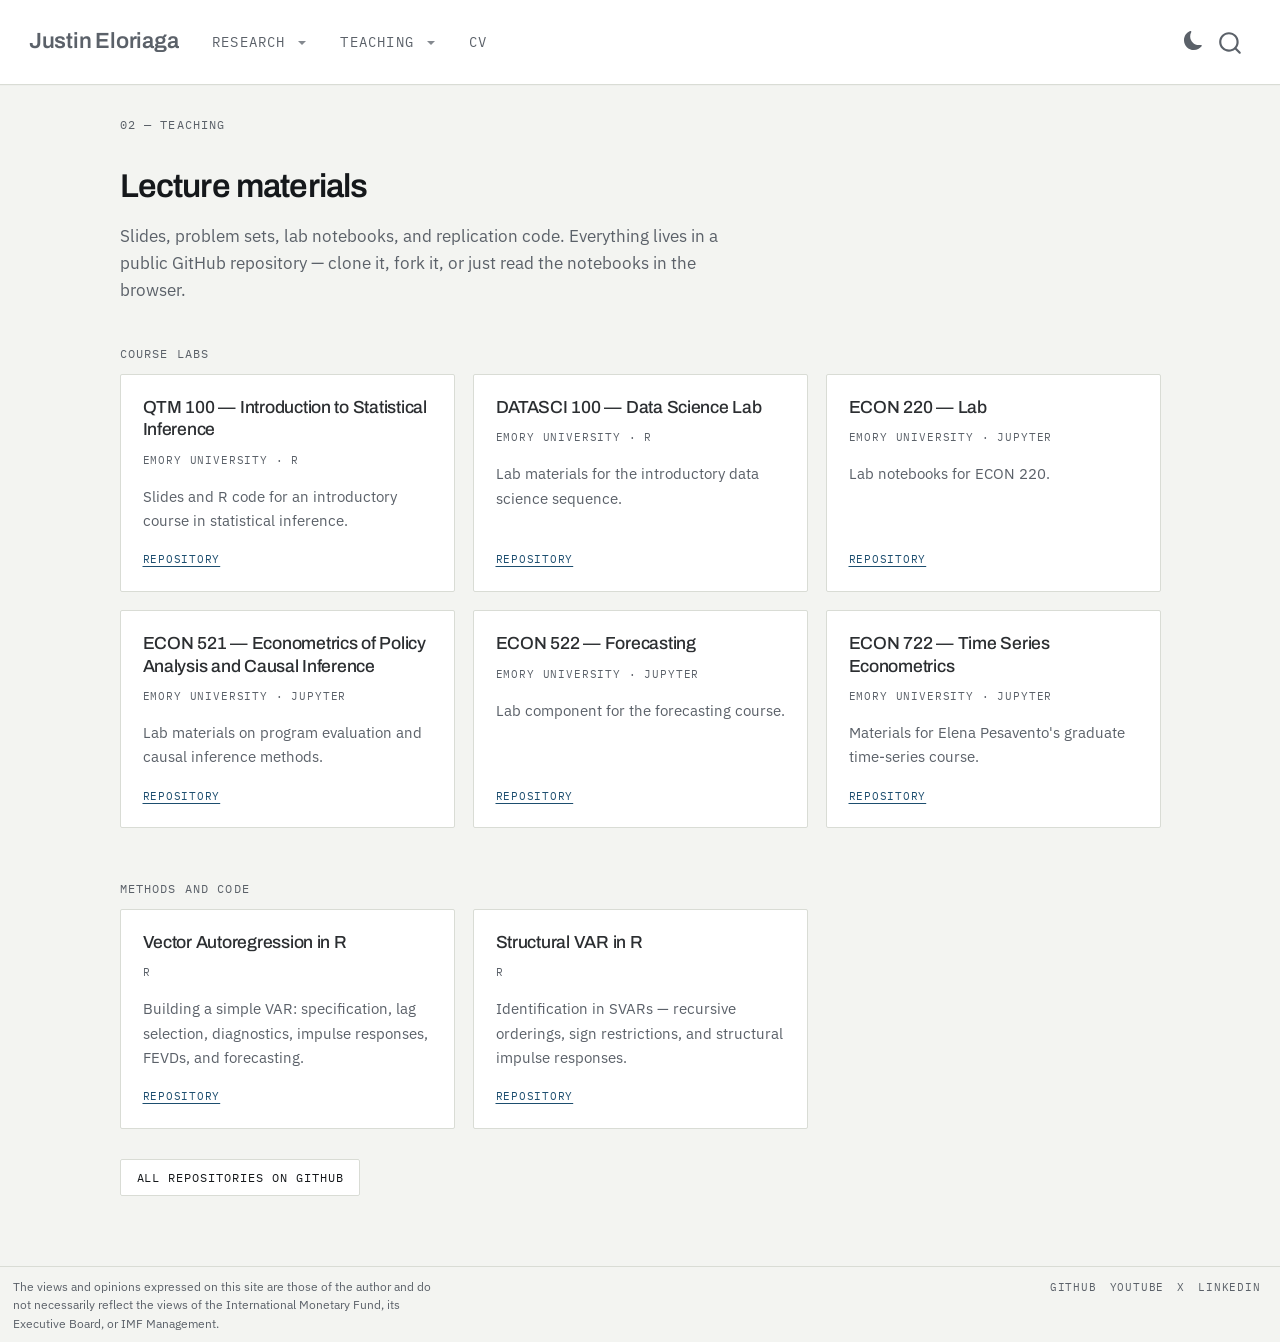
<file: docs/lecture-materials/index.html>
<!DOCTYPE html>
<html xmlns="http://www.w3.org/1999/xhtml" lang="en" xml:lang="en"><head>

<meta charset="utf-8">
<meta name="generator" content="quarto-1.6.42">

<meta name="viewport" content="width=device-width, initial-scale=1.0, user-scalable=yes">


<title>Lecture materials – Justin Eloriaga</title>
<style>
code{white-space: pre-wrap;}
span.smallcaps{font-variant: small-caps;}
div.columns{display: flex; gap: min(4vw, 1.5em);}
div.column{flex: auto; overflow-x: auto;}
div.hanging-indent{margin-left: 1.5em; text-indent: -1.5em;}
ul.task-list{list-style: none;}
ul.task-list li input[type="checkbox"] {
  width: 0.8em;
  margin: 0 0.8em 0.2em -1em; /* quarto-specific, see https://github.com/quarto-dev/quarto-cli/issues/4556 */ 
  vertical-align: middle;
}
</style>


<script src="../site_libs/quarto-nav/quarto-nav.js"></script>
<script src="../site_libs/clipboard/clipboard.min.js"></script>
<script src="../site_libs/quarto-search/autocomplete.umd.js"></script>
<script src="../site_libs/quarto-search/fuse.min.js"></script>
<script src="../site_libs/quarto-search/quarto-search.js"></script>
<meta name="quarto:offset" content="../">
<link href="../img/portrait.jpg" rel="icon" type="image/jpeg">
<script src="../site_libs/quarto-html/quarto.js"></script>
<script src="../site_libs/quarto-html/popper.min.js"></script>
<script src="../site_libs/quarto-html/tippy.umd.min.js"></script>
<link href="../site_libs/quarto-html/tippy.css" rel="stylesheet">
<link href="../site_libs/quarto-html/quarto-syntax-highlighting-80ccc151e9db3cea0945e1d1239ee6ec.css" rel="stylesheet" class="quarto-color-scheme" id="quarto-text-highlighting-styles">
<link href="../site_libs/quarto-html/quarto-syntax-highlighting-dark-1633e04f8a4e8fd338dab390f960c182.css" rel="prefetch" class="quarto-color-scheme quarto-color-alternate" id="quarto-text-highlighting-styles">
<script src="../site_libs/bootstrap/bootstrap.min.js"></script>
<link href="../site_libs/bootstrap/bootstrap-icons.css" rel="stylesheet">
<link href="../site_libs/bootstrap/bootstrap-2996e0123c8dc29e96024742543a31db.min.css" rel="stylesheet" append-hash="true" class="quarto-color-scheme" id="quarto-bootstrap" data-mode="light">
<link href="../site_libs/bootstrap/bootstrap-dark-378c6db4e27dc6293f9fbc2ff74f58ae.min.css" rel="prefetch" append-hash="true" class="quarto-color-scheme quarto-color-alternate" id="quarto-bootstrap" data-mode="light">
<script id="quarto-search-options" type="application/json">{
  "location": "navbar",
  "copy-button": false,
  "collapse-after": 3,
  "panel-placement": "end",
  "type": "overlay",
  "limit": 50,
  "keyboard-shortcut": [
    "f",
    "/",
    "s"
  ],
  "show-item-context": false,
  "language": {
    "search-no-results-text": "No results",
    "search-matching-documents-text": "matching documents",
    "search-copy-link-title": "Copy link to search",
    "search-hide-matches-text": "Hide additional matches",
    "search-more-match-text": "more match in this document",
    "search-more-matches-text": "more matches in this document",
    "search-clear-button-title": "Clear",
    "search-text-placeholder": "",
    "search-detached-cancel-button-title": "Cancel",
    "search-submit-button-title": "Submit",
    "search-label": "Search"
  }
}</script>
<link rel="preconnect" href="https://fonts.googleapis.com">
<link rel="preconnect" href="https://fonts.gstatic.com" crossorigin="">
<link href="https://fonts.googleapis.com/css2?family=Archivo:wght@500;600;700&amp;family=IBM+Plex+Mono:wght@400;500&amp;family=IBM+Plex+Sans:wght@400;500;600&amp;display=swap" rel="stylesheet">


</head>

<body class="nav-fixed fullcontent">

<div id="quarto-search-results"></div>
  <header id="quarto-header" class="headroom fixed-top">
    <nav class="navbar navbar-expand-lg " data-bs-theme="dark">
      <div class="navbar-container container-fluid">
      <div class="navbar-brand-container mx-auto">
    <a class="navbar-brand" href="../index.html">
    <span class="navbar-title">Justin Eloriaga</span>
    </a>
  </div>
            <div id="quarto-search" class="" title="Search"></div>
          <button class="navbar-toggler" type="button" data-bs-toggle="collapse" data-bs-target="#navbarCollapse" aria-controls="navbarCollapse" role="menu" aria-expanded="false" aria-label="Toggle navigation" onclick="if (window.quartoToggleHeadroom) { window.quartoToggleHeadroom(); }">
  <span class="navbar-toggler-icon"></span>
</button>
          <div class="collapse navbar-collapse" id="navbarCollapse">
            <ul class="navbar-nav navbar-nav-scroll me-auto">
  <li class="nav-item dropdown ">
    <a class="nav-link dropdown-toggle" href="#" id="nav-menu-research" role="link" data-bs-toggle="dropdown" aria-expanded="false">
 <span class="menu-text">Research</span>
    </a>
    <ul class="dropdown-menu" aria-labelledby="nav-menu-research">    
        <li>
    <a class="dropdown-item" href="../research/index.html">
 <span class="dropdown-text">Papers</span></a>
  </li>  
        <li>
    <a class="dropdown-item" href="../research/policy-space/index.html">
 <span class="dropdown-text">Policy space dashboard</span></a>
  </li>  
        <li>
    <a class="dropdown-item" href="../research/policymaker-uncertainty/index.html">
 <span class="dropdown-text">Policymaker uncertainty dashboard</span></a>
  </li>  
    </ul>
  </li>
  <li class="nav-item dropdown ">
    <a class="nav-link dropdown-toggle" href="#" id="nav-menu-teaching" role="link" data-bs-toggle="dropdown" aria-expanded="false">
 <span class="menu-text">Teaching</span>
    </a>
    <ul class="dropdown-menu" aria-labelledby="nav-menu-teaching">    
        <li>
    <a class="dropdown-item" href="../lecture-materials/index.html">
 <span class="dropdown-text">Lecture materials</span></a>
  </li>  
        <li>
    <a class="dropdown-item" href="../teaching-playlists/index.html">
 <span class="dropdown-text">YouTube playlists</span></a>
  </li>  
    </ul>
  </li>
  <li class="nav-item">
    <a class="nav-link" href="../cv-and-short-bio/index.html"> 
<span class="menu-text">CV</span></a>
  </li>  
</ul>
          </div> <!-- /navcollapse -->
            <div class="quarto-navbar-tools">
  <a href="" class="quarto-color-scheme-toggle quarto-navigation-tool  px-1" onclick="window.quartoToggleColorScheme(); return false;" title="Toggle dark mode"><i class="bi"></i></a>
</div>
      </div> <!-- /container-fluid -->
    </nav>
</header>
<!-- content -->
<div id="quarto-content" class="quarto-container page-columns page-rows-contents page-layout-article page-navbar">
<!-- sidebar -->
<!-- margin-sidebar -->
    
<!-- main -->
<main class="content" id="quarto-document-content">

<header id="title-block-header" class="quarto-title-block default">
<div class="quarto-title">
<h1 class="title">Lecture materials</h1>
</div>



<div class="quarto-title-meta">

    
  
    
  </div>
  


</header>


<p class="mono eyebrow">
02 — Teaching
</p>
<section id="lecture-materials" class="level1">
<h1>Lecture materials</h1>
<p class="lede">
Slides, problem sets, lab notebooks, and replication code. Everything lives in a public GitHub repository — clone it, fork it, or just read the notebooks in the browser.
</p>
<p class="mono eyebrow" style="margin-top:42px">Course labs</p>
<div class="cards">

  <div class="card-j">
    <h3 data-anchor-id="lecture-materials">QTM 100 — Introduction to Statistical Inference</h3>
    <p class="where">Emory University · R</p>
    <p>Slides and R code for an introductory course in statistical inference.</p>
    <div class="links"><a href="https://github.com/JustinEloriaga/QTM-100-Lab-Materials">Repository</a></div>
  </div>

  <div class="card-j">
    <h3>DATASCI 100 — Data Science Lab</h3>
    <p class="where">Emory University · R</p>
    <p>Lab materials for the introductory data science sequence.</p>
    <div class="links"><a href="https://github.com/JustinEloriaga/DATASCI-100-Lab">Repository</a></div>
  </div>

  <div class="card-j">
    <h3>ECON 220 — Lab</h3>
    <p class="where">Emory University · Jupyter</p>
    <p>Lab notebooks for ECON 220.</p>
    <div class="links"><a href="https://github.com/JustinEloriaga/ECON-220-Lab">Repository</a></div>
  </div>

  <div class="card-j">
    <h3>ECON 521 — Econometrics of Policy Analysis and Causal Inference</h3>
    <p class="where">Emory University · Jupyter</p>
    <p>Lab materials on program evaluation and causal inference methods.</p>
    <div class="links"><a href="https://github.com/JustinEloriaga/ECON-521-Econometrics-of-Policy-Analysis-and-Causal-Inference-Lab">Repository</a></div>
  </div>

  <div class="card-j">
    <h3>ECON 522 — Forecasting</h3>
    <p class="where">Emory University · Jupyter</p>
    <p>Lab component for the forecasting course.</p>
    <div class="links"><a href="https://github.com/JustinEloriaga/ECON522Lab">Repository</a></div>
  </div>

  <div class="card-j">
    <h3>ECON 722 — Time Series Econometrics</h3>
    <p class="where">Emory University · Jupyter</p>
    <p>Materials for Elena Pesavento's graduate time-series course.</p>
    <div class="links"><a href="https://github.com/JustinEloriaga/Time-Series-Econometrics-ECON-722-">Repository</a></div>
  </div>

</div>

<p class="mono eyebrow" style="margin-top:52px">Methods and code</p>
<div class="cards">

  <div class="card-j">
    <h3>Vector Autoregression in R</h3>
    <p class="where">R</p>
    <p>Building a simple VAR: specification, lag selection, diagnostics, impulse
    responses, FEVDs, and forecasting.</p>
    <div class="links"><a href="https://github.com/JustinEloriaga/Vector-Autoregression-in-R">Repository</a></div>
  </div>

  <div class="card-j">
    <h3>Structural VAR in R</h3>
    <p class="where">R</p>
    <p>Identification in SVARs — recursive orderings, sign restrictions, and
    structural impulse responses.</p>
    <div class="links"><a href="https://github.com/JustinEloriaga/Structural-Vector-Autoregression-in-R">Repository</a></div>
  </div>

</div>

<div class="allrepos">
  <a class="btn-j" href="https://github.com/JustinEloriaga?tab=repositories">All repositories on GitHub</a>
</div>


</section>

</main> <!-- /main -->
<script id="quarto-html-after-body" type="application/javascript">
window.document.addEventListener("DOMContentLoaded", function (event) {
  const toggleBodyColorMode = (bsSheetEl) => {
    const mode = bsSheetEl.getAttribute("data-mode");
    const bodyEl = window.document.querySelector("body");
    if (mode === "dark") {
      bodyEl.classList.add("quarto-dark");
      bodyEl.classList.remove("quarto-light");
    } else {
      bodyEl.classList.add("quarto-light");
      bodyEl.classList.remove("quarto-dark");
    }
  }
  const toggleBodyColorPrimary = () => {
    const bsSheetEl = window.document.querySelector("link#quarto-bootstrap");
    if (bsSheetEl) {
      toggleBodyColorMode(bsSheetEl);
    }
  }
  toggleBodyColorPrimary();  
  const disableStylesheet = (stylesheets) => {
    for (let i=0; i < stylesheets.length; i++) {
      const stylesheet = stylesheets[i];
      stylesheet.rel = 'prefetch';
    }
  }
  const enableStylesheet = (stylesheets) => {
    for (let i=0; i < stylesheets.length; i++) {
      const stylesheet = stylesheets[i];
      stylesheet.rel = 'stylesheet';
    }
  }
  const manageTransitions = (selector, allowTransitions) => {
    const els = window.document.querySelectorAll(selector);
    for (let i=0; i < els.length; i++) {
      const el = els[i];
      if (allowTransitions) {
        el.classList.remove('notransition');
      } else {
        el.classList.add('notransition');
      }
    }
  }
  const toggleGiscusIfUsed = (isAlternate, darkModeDefault) => {
    const baseTheme = document.querySelector('#giscus-base-theme')?.value ?? 'light';
    const alternateTheme = document.querySelector('#giscus-alt-theme')?.value ?? 'dark';
    let newTheme = '';
    if(darkModeDefault) {
      newTheme = isAlternate ? baseTheme : alternateTheme;
    } else {
      newTheme = isAlternate ? alternateTheme : baseTheme;
    }
    const changeGiscusTheme = () => {
      // From: https://github.com/giscus/giscus/issues/336
      const sendMessage = (message) => {
        const iframe = document.querySelector('iframe.giscus-frame');
        if (!iframe) return;
        iframe.contentWindow.postMessage({ giscus: message }, 'https://giscus.app');
      }
      sendMessage({
        setConfig: {
          theme: newTheme
        }
      });
    }
    const isGiscussLoaded = window.document.querySelector('iframe.giscus-frame') !== null;
    if (isGiscussLoaded) {
      changeGiscusTheme();
    }
  }
  const toggleColorMode = (alternate) => {
    // Switch the stylesheets
    const alternateStylesheets = window.document.querySelectorAll('link.quarto-color-scheme.quarto-color-alternate');
    manageTransitions('#quarto-margin-sidebar .nav-link', false);
    if (alternate) {
      enableStylesheet(alternateStylesheets);
      for (const sheetNode of alternateStylesheets) {
        if (sheetNode.id === "quarto-bootstrap") {
          toggleBodyColorMode(sheetNode);
        }
      }
    } else {
      disableStylesheet(alternateStylesheets);
      toggleBodyColorPrimary();
    }
    manageTransitions('#quarto-margin-sidebar .nav-link', true);
    // Switch the toggles
    const toggles = window.document.querySelectorAll('.quarto-color-scheme-toggle');
    for (let i=0; i < toggles.length; i++) {
      const toggle = toggles[i];
      if (toggle) {
        if (alternate) {
          toggle.classList.add("alternate");     
        } else {
          toggle.classList.remove("alternate");
        }
      }
    }
    // Hack to workaround the fact that safari doesn't
    // properly recolor the scrollbar when toggling (#1455)
    if (navigator.userAgent.indexOf('Safari') > 0 && navigator.userAgent.indexOf('Chrome') == -1) {
      manageTransitions("body", false);
      window.scrollTo(0, 1);
      setTimeout(() => {
        window.scrollTo(0, 0);
        manageTransitions("body", true);
      }, 40);  
    }
  }
  const isFileUrl = () => { 
    return window.location.protocol === 'file:';
  }
  const hasAlternateSentinel = () => {  
    let styleSentinel = getColorSchemeSentinel();
    if (styleSentinel !== null) {
      return styleSentinel === "alternate";
    } else {
      return false;
    }
  }
  const setStyleSentinel = (alternate) => {
    const value = alternate ? "alternate" : "default";
    if (!isFileUrl()) {
      window.localStorage.setItem("quarto-color-scheme", value);
    } else {
      localAlternateSentinel = value;
    }
  }
  const getColorSchemeSentinel = () => {
    if (!isFileUrl()) {
      const storageValue = window.localStorage.getItem("quarto-color-scheme");
      return storageValue != null ? storageValue : localAlternateSentinel;
    } else {
      return localAlternateSentinel;
    }
  }
  const darkModeDefault = false;
  let localAlternateSentinel = darkModeDefault ? 'alternate' : 'default';
  // Dark / light mode switch
  window.quartoToggleColorScheme = () => {
    // Read the current dark / light value 
    let toAlternate = !hasAlternateSentinel();
    toggleColorMode(toAlternate);
    setStyleSentinel(toAlternate);
    toggleGiscusIfUsed(toAlternate, darkModeDefault);
  };
  // Ensure there is a toggle, if there isn't float one in the top right
  if (window.document.querySelector('.quarto-color-scheme-toggle') === null) {
    const a = window.document.createElement('a');
    a.classList.add('top-right');
    a.classList.add('quarto-color-scheme-toggle');
    a.href = "";
    a.onclick = function() { try { window.quartoToggleColorScheme(); } catch {} return false; };
    const i = window.document.createElement("i");
    i.classList.add('bi');
    a.appendChild(i);
    window.document.body.appendChild(a);
  }
  // Switch to dark mode if need be
  if (hasAlternateSentinel()) {
    toggleColorMode(true);
  } else {
    toggleColorMode(false);
  }
  const isCodeAnnotation = (el) => {
    for (const clz of el.classList) {
      if (clz.startsWith('code-annotation-')) {                     
        return true;
      }
    }
    return false;
  }
  const onCopySuccess = function(e) {
    // button target
    const button = e.trigger;
    // don't keep focus
    button.blur();
    // flash "checked"
    button.classList.add('code-copy-button-checked');
    var currentTitle = button.getAttribute("title");
    button.setAttribute("title", "Copied!");
    let tooltip;
    if (window.bootstrap) {
      button.setAttribute("data-bs-toggle", "tooltip");
      button.setAttribute("data-bs-placement", "left");
      button.setAttribute("data-bs-title", "Copied!");
      tooltip = new bootstrap.Tooltip(button, 
        { trigger: "manual", 
          customClass: "code-copy-button-tooltip",
          offset: [0, -8]});
      tooltip.show();    
    }
    setTimeout(function() {
      if (tooltip) {
        tooltip.hide();
        button.removeAttribute("data-bs-title");
        button.removeAttribute("data-bs-toggle");
        button.removeAttribute("data-bs-placement");
      }
      button.setAttribute("title", currentTitle);
      button.classList.remove('code-copy-button-checked');
    }, 1000);
    // clear code selection
    e.clearSelection();
  }
  const getTextToCopy = function(trigger) {
      const codeEl = trigger.previousElementSibling.cloneNode(true);
      for (const childEl of codeEl.children) {
        if (isCodeAnnotation(childEl)) {
          childEl.remove();
        }
      }
      return codeEl.innerText;
  }
  const clipboard = new window.ClipboardJS('.code-copy-button:not([data-in-quarto-modal])', {
    text: getTextToCopy
  });
  clipboard.on('success', onCopySuccess);
  if (window.document.getElementById('quarto-embedded-source-code-modal')) {
    const clipboardModal = new window.ClipboardJS('.code-copy-button[data-in-quarto-modal]', {
      text: getTextToCopy,
      container: window.document.getElementById('quarto-embedded-source-code-modal')
    });
    clipboardModal.on('success', onCopySuccess);
  }
    var localhostRegex = new RegExp(/^(?:http|https):\/\/localhost\:?[0-9]*\//);
    var mailtoRegex = new RegExp(/^mailto:/);
      var filterRegex = new RegExp("https:\/\/justineloriaga\.com");
    var isInternal = (href) => {
        return filterRegex.test(href) || localhostRegex.test(href) || mailtoRegex.test(href);
    }
    // Inspect non-navigation links and adorn them if external
 	var links = window.document.querySelectorAll('a[href]:not(.nav-link):not(.navbar-brand):not(.toc-action):not(.sidebar-link):not(.sidebar-item-toggle):not(.pagination-link):not(.no-external):not([aria-hidden]):not(.dropdown-item):not(.quarto-navigation-tool):not(.about-link)');
    for (var i=0; i<links.length; i++) {
      const link = links[i];
      if (!isInternal(link.href)) {
        // undo the damage that might have been done by quarto-nav.js in the case of
        // links that we want to consider external
        if (link.dataset.originalHref !== undefined) {
          link.href = link.dataset.originalHref;
        }
      }
    }
  function tippyHover(el, contentFn, onTriggerFn, onUntriggerFn) {
    const config = {
      allowHTML: true,
      maxWidth: 500,
      delay: 100,
      arrow: false,
      appendTo: function(el) {
          return el.parentElement;
      },
      interactive: true,
      interactiveBorder: 10,
      theme: 'quarto',
      placement: 'bottom-start',
    };
    if (contentFn) {
      config.content = contentFn;
    }
    if (onTriggerFn) {
      config.onTrigger = onTriggerFn;
    }
    if (onUntriggerFn) {
      config.onUntrigger = onUntriggerFn;
    }
    window.tippy(el, config); 
  }
  const noterefs = window.document.querySelectorAll('a[role="doc-noteref"]');
  for (var i=0; i<noterefs.length; i++) {
    const ref = noterefs[i];
    tippyHover(ref, function() {
      // use id or data attribute instead here
      let href = ref.getAttribute('data-footnote-href') || ref.getAttribute('href');
      try { href = new URL(href).hash; } catch {}
      const id = href.replace(/^#\/?/, "");
      const note = window.document.getElementById(id);
      if (note) {
        return note.innerHTML;
      } else {
        return "";
      }
    });
  }
  const xrefs = window.document.querySelectorAll('a.quarto-xref');
  const processXRef = (id, note) => {
    // Strip column container classes
    const stripColumnClz = (el) => {
      el.classList.remove("page-full", "page-columns");
      if (el.children) {
        for (const child of el.children) {
          stripColumnClz(child);
        }
      }
    }
    stripColumnClz(note)
    if (id === null || id.startsWith('sec-')) {
      // Special case sections, only their first couple elements
      const container = document.createElement("div");
      if (note.children && note.children.length > 2) {
        container.appendChild(note.children[0].cloneNode(true));
        for (let i = 1; i < note.children.length; i++) {
          const child = note.children[i];
          if (child.tagName === "P" && child.innerText === "") {
            continue;
          } else {
            container.appendChild(child.cloneNode(true));
            break;
          }
        }
        if (window.Quarto?.typesetMath) {
          window.Quarto.typesetMath(container);
        }
        return container.innerHTML
      } else {
        if (window.Quarto?.typesetMath) {
          window.Quarto.typesetMath(note);
        }
        return note.innerHTML;
      }
    } else {
      // Remove any anchor links if they are present
      const anchorLink = note.querySelector('a.anchorjs-link');
      if (anchorLink) {
        anchorLink.remove();
      }
      if (window.Quarto?.typesetMath) {
        window.Quarto.typesetMath(note);
      }
      if (note.classList.contains("callout")) {
        return note.outerHTML;
      } else {
        return note.innerHTML;
      }
    }
  }
  for (var i=0; i<xrefs.length; i++) {
    const xref = xrefs[i];
    tippyHover(xref, undefined, function(instance) {
      instance.disable();
      let url = xref.getAttribute('href');
      let hash = undefined; 
      if (url.startsWith('#')) {
        hash = url;
      } else {
        try { hash = new URL(url).hash; } catch {}
      }
      if (hash) {
        const id = hash.replace(/^#\/?/, "");
        const note = window.document.getElementById(id);
        if (note !== null) {
          try {
            const html = processXRef(id, note.cloneNode(true));
            instance.setContent(html);
          } finally {
            instance.enable();
            instance.show();
          }
        } else {
          // See if we can fetch this
          fetch(url.split('#')[0])
          .then(res => res.text())
          .then(html => {
            const parser = new DOMParser();
            const htmlDoc = parser.parseFromString(html, "text/html");
            const note = htmlDoc.getElementById(id);
            if (note !== null) {
              const html = processXRef(id, note);
              instance.setContent(html);
            } 
          }).finally(() => {
            instance.enable();
            instance.show();
          });
        }
      } else {
        // See if we can fetch a full url (with no hash to target)
        // This is a special case and we should probably do some content thinning / targeting
        fetch(url)
        .then(res => res.text())
        .then(html => {
          const parser = new DOMParser();
          const htmlDoc = parser.parseFromString(html, "text/html");
          const note = htmlDoc.querySelector('main.content');
          if (note !== null) {
            // This should only happen for chapter cross references
            // (since there is no id in the URL)
            // remove the first header
            if (note.children.length > 0 && note.children[0].tagName === "HEADER") {
              note.children[0].remove();
            }
            const html = processXRef(null, note);
            instance.setContent(html);
          } 
        }).finally(() => {
          instance.enable();
          instance.show();
        });
      }
    }, function(instance) {
    });
  }
      let selectedAnnoteEl;
      const selectorForAnnotation = ( cell, annotation) => {
        let cellAttr = 'data-code-cell="' + cell + '"';
        let lineAttr = 'data-code-annotation="' +  annotation + '"';
        const selector = 'span[' + cellAttr + '][' + lineAttr + ']';
        return selector;
      }
      const selectCodeLines = (annoteEl) => {
        const doc = window.document;
        const targetCell = annoteEl.getAttribute("data-target-cell");
        const targetAnnotation = annoteEl.getAttribute("data-target-annotation");
        const annoteSpan = window.document.querySelector(selectorForAnnotation(targetCell, targetAnnotation));
        const lines = annoteSpan.getAttribute("data-code-lines").split(",");
        const lineIds = lines.map((line) => {
          return targetCell + "-" + line;
        })
        let top = null;
        let height = null;
        let parent = null;
        if (lineIds.length > 0) {
            //compute the position of the single el (top and bottom and make a div)
            const el = window.document.getElementById(lineIds[0]);
            top = el.offsetTop;
            height = el.offsetHeight;
            parent = el.parentElement.parentElement;
          if (lineIds.length > 1) {
            const lastEl = window.document.getElementById(lineIds[lineIds.length - 1]);
            const bottom = lastEl.offsetTop + lastEl.offsetHeight;
            height = bottom - top;
          }
          if (top !== null && height !== null && parent !== null) {
            // cook up a div (if necessary) and position it 
            let div = window.document.getElementById("code-annotation-line-highlight");
            if (div === null) {
              div = window.document.createElement("div");
              div.setAttribute("id", "code-annotation-line-highlight");
              div.style.position = 'absolute';
              parent.appendChild(div);
            }
            div.style.top = top - 2 + "px";
            div.style.height = height + 4 + "px";
            div.style.left = 0;
            let gutterDiv = window.document.getElementById("code-annotation-line-highlight-gutter");
            if (gutterDiv === null) {
              gutterDiv = window.document.createElement("div");
              gutterDiv.setAttribute("id", "code-annotation-line-highlight-gutter");
              gutterDiv.style.position = 'absolute';
              const codeCell = window.document.getElementById(targetCell);
              const gutter = codeCell.querySelector('.code-annotation-gutter');
              gutter.appendChild(gutterDiv);
            }
            gutterDiv.style.top = top - 2 + "px";
            gutterDiv.style.height = height + 4 + "px";
          }
          selectedAnnoteEl = annoteEl;
        }
      };
      const unselectCodeLines = () => {
        const elementsIds = ["code-annotation-line-highlight", "code-annotation-line-highlight-gutter"];
        elementsIds.forEach((elId) => {
          const div = window.document.getElementById(elId);
          if (div) {
            div.remove();
          }
        });
        selectedAnnoteEl = undefined;
      };
        // Handle positioning of the toggle
    window.addEventListener(
      "resize",
      throttle(() => {
        elRect = undefined;
        if (selectedAnnoteEl) {
          selectCodeLines(selectedAnnoteEl);
        }
      }, 10)
    );
    function throttle(fn, ms) {
    let throttle = false;
    let timer;
      return (...args) => {
        if(!throttle) { // first call gets through
            fn.apply(this, args);
            throttle = true;
        } else { // all the others get throttled
            if(timer) clearTimeout(timer); // cancel #2
            timer = setTimeout(() => {
              fn.apply(this, args);
              timer = throttle = false;
            }, ms);
        }
      };
    }
      // Attach click handler to the DT
      const annoteDls = window.document.querySelectorAll('dt[data-target-cell]');
      for (const annoteDlNode of annoteDls) {
        annoteDlNode.addEventListener('click', (event) => {
          const clickedEl = event.target;
          if (clickedEl !== selectedAnnoteEl) {
            unselectCodeLines();
            const activeEl = window.document.querySelector('dt[data-target-cell].code-annotation-active');
            if (activeEl) {
              activeEl.classList.remove('code-annotation-active');
            }
            selectCodeLines(clickedEl);
            clickedEl.classList.add('code-annotation-active');
          } else {
            // Unselect the line
            unselectCodeLines();
            clickedEl.classList.remove('code-annotation-active');
          }
        });
      }
  const findCites = (el) => {
    const parentEl = el.parentElement;
    if (parentEl) {
      const cites = parentEl.dataset.cites;
      if (cites) {
        return {
          el,
          cites: cites.split(' ')
        };
      } else {
        return findCites(el.parentElement)
      }
    } else {
      return undefined;
    }
  };
  var bibliorefs = window.document.querySelectorAll('a[role="doc-biblioref"]');
  for (var i=0; i<bibliorefs.length; i++) {
    const ref = bibliorefs[i];
    const citeInfo = findCites(ref);
    if (citeInfo) {
      tippyHover(citeInfo.el, function() {
        var popup = window.document.createElement('div');
        citeInfo.cites.forEach(function(cite) {
          var citeDiv = window.document.createElement('div');
          citeDiv.classList.add('hanging-indent');
          citeDiv.classList.add('csl-entry');
          var biblioDiv = window.document.getElementById('ref-' + cite);
          if (biblioDiv) {
            citeDiv.innerHTML = biblioDiv.innerHTML;
          }
          popup.appendChild(citeDiv);
        });
        return popup.innerHTML;
      });
    }
  }
});
</script>
</div> <!-- /content -->
<footer class="footer">
  <div class="nav-footer">
    <div class="nav-footer-left">
<p class="disclaimer">
The views and opinions expressed on this site are those of the author and do not necessarily reflect the views of the International Monetary Fund, its Executive Board, or IMF Management.
</p>
</div>   
    <div class="nav-footer-center">
      &nbsp;
    </div>
    <div class="nav-footer-right">
      <ul class="footer-items list-unstyled">
    <li class="nav-item">
    <a class="nav-link" href="https://github.com/JustinEloriaga">
<p>GitHub</p>
</a>
  </li>  
    <li class="nav-item">
    <a class="nav-link" href="https://www.youtube.com/@JustinEloriaga">
<p>YouTube</p>
</a>
  </li>  
    <li class="nav-item">
    <a class="nav-link" href="https://x.com/justineloriaga">
<p>X</p>
</a>
  </li>  
    <li class="nav-item">
    <a class="nav-link" href="https://ph.linkedin.com/in/justin-eloriaga-989b553b">
<p>LinkedIn</p>
</a>
  </li>  
</ul>
    </div>
  </div>
</footer>




</body></html>
</file>
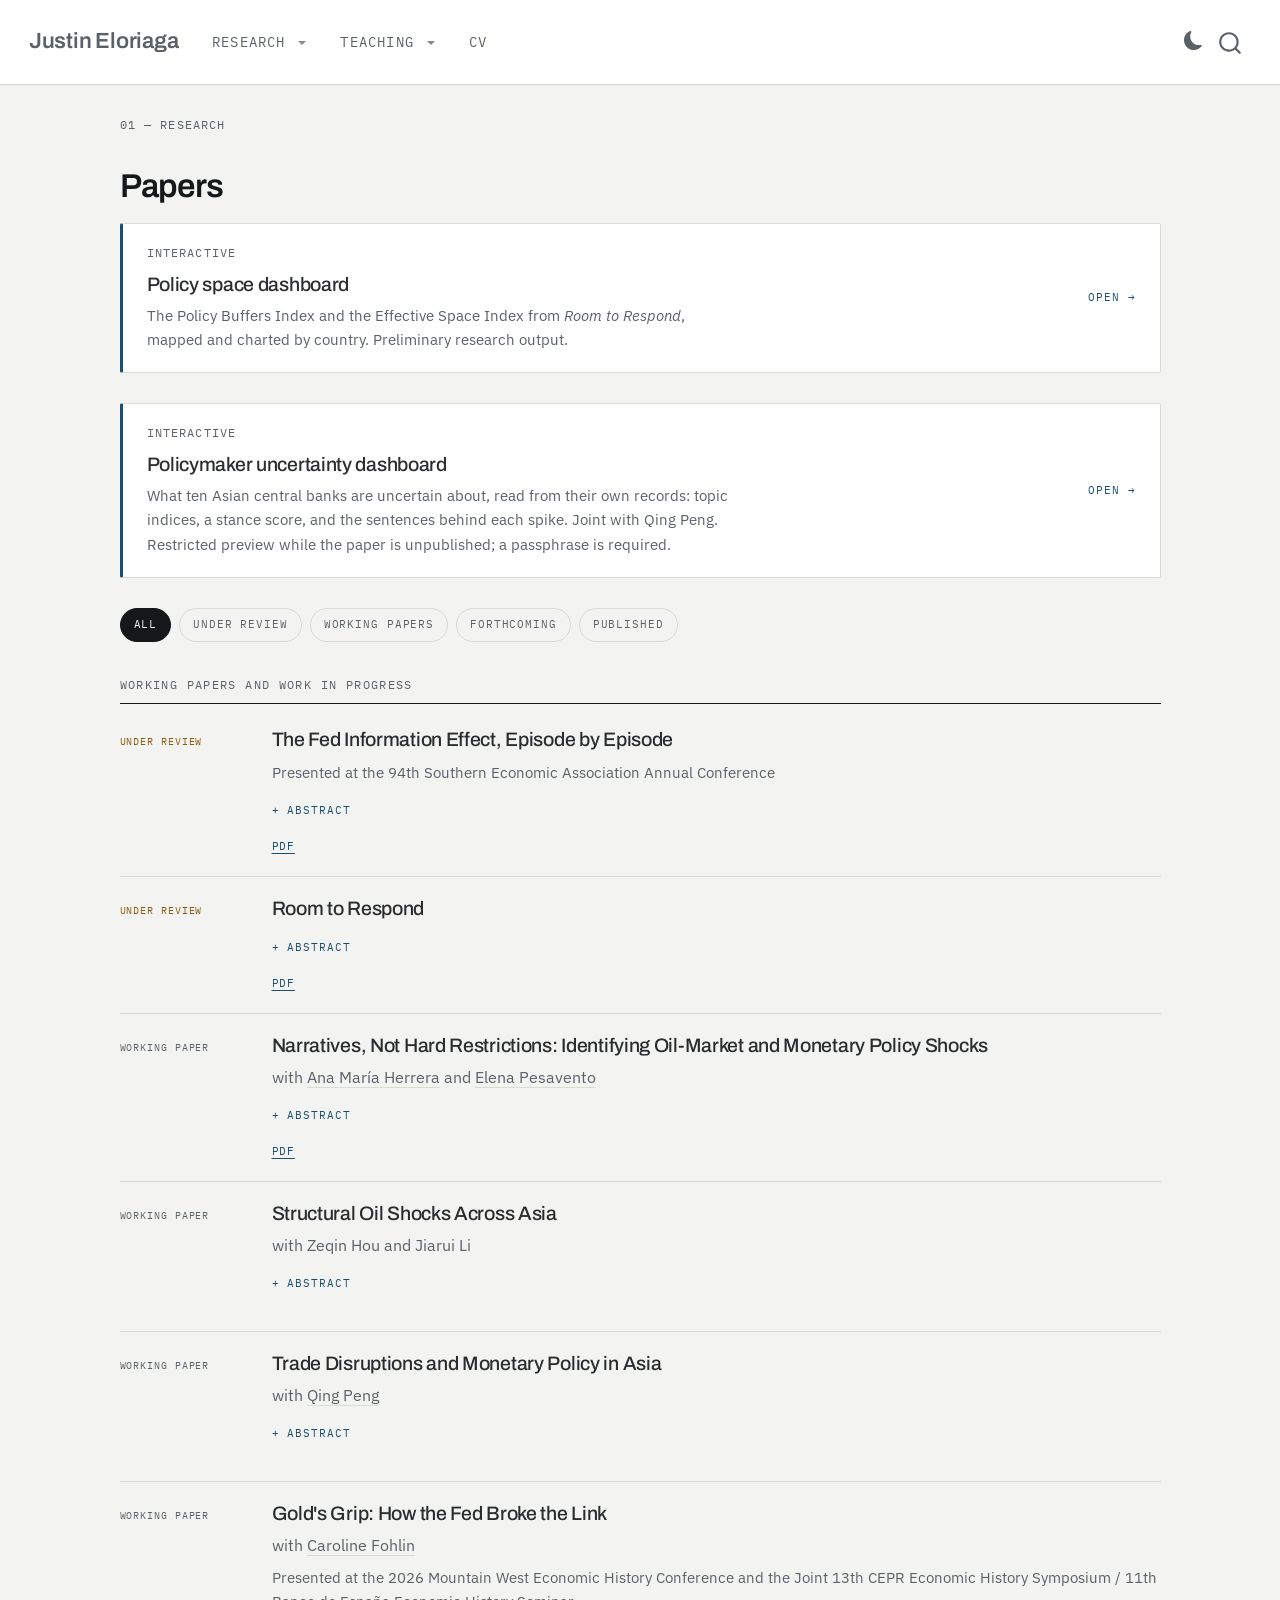
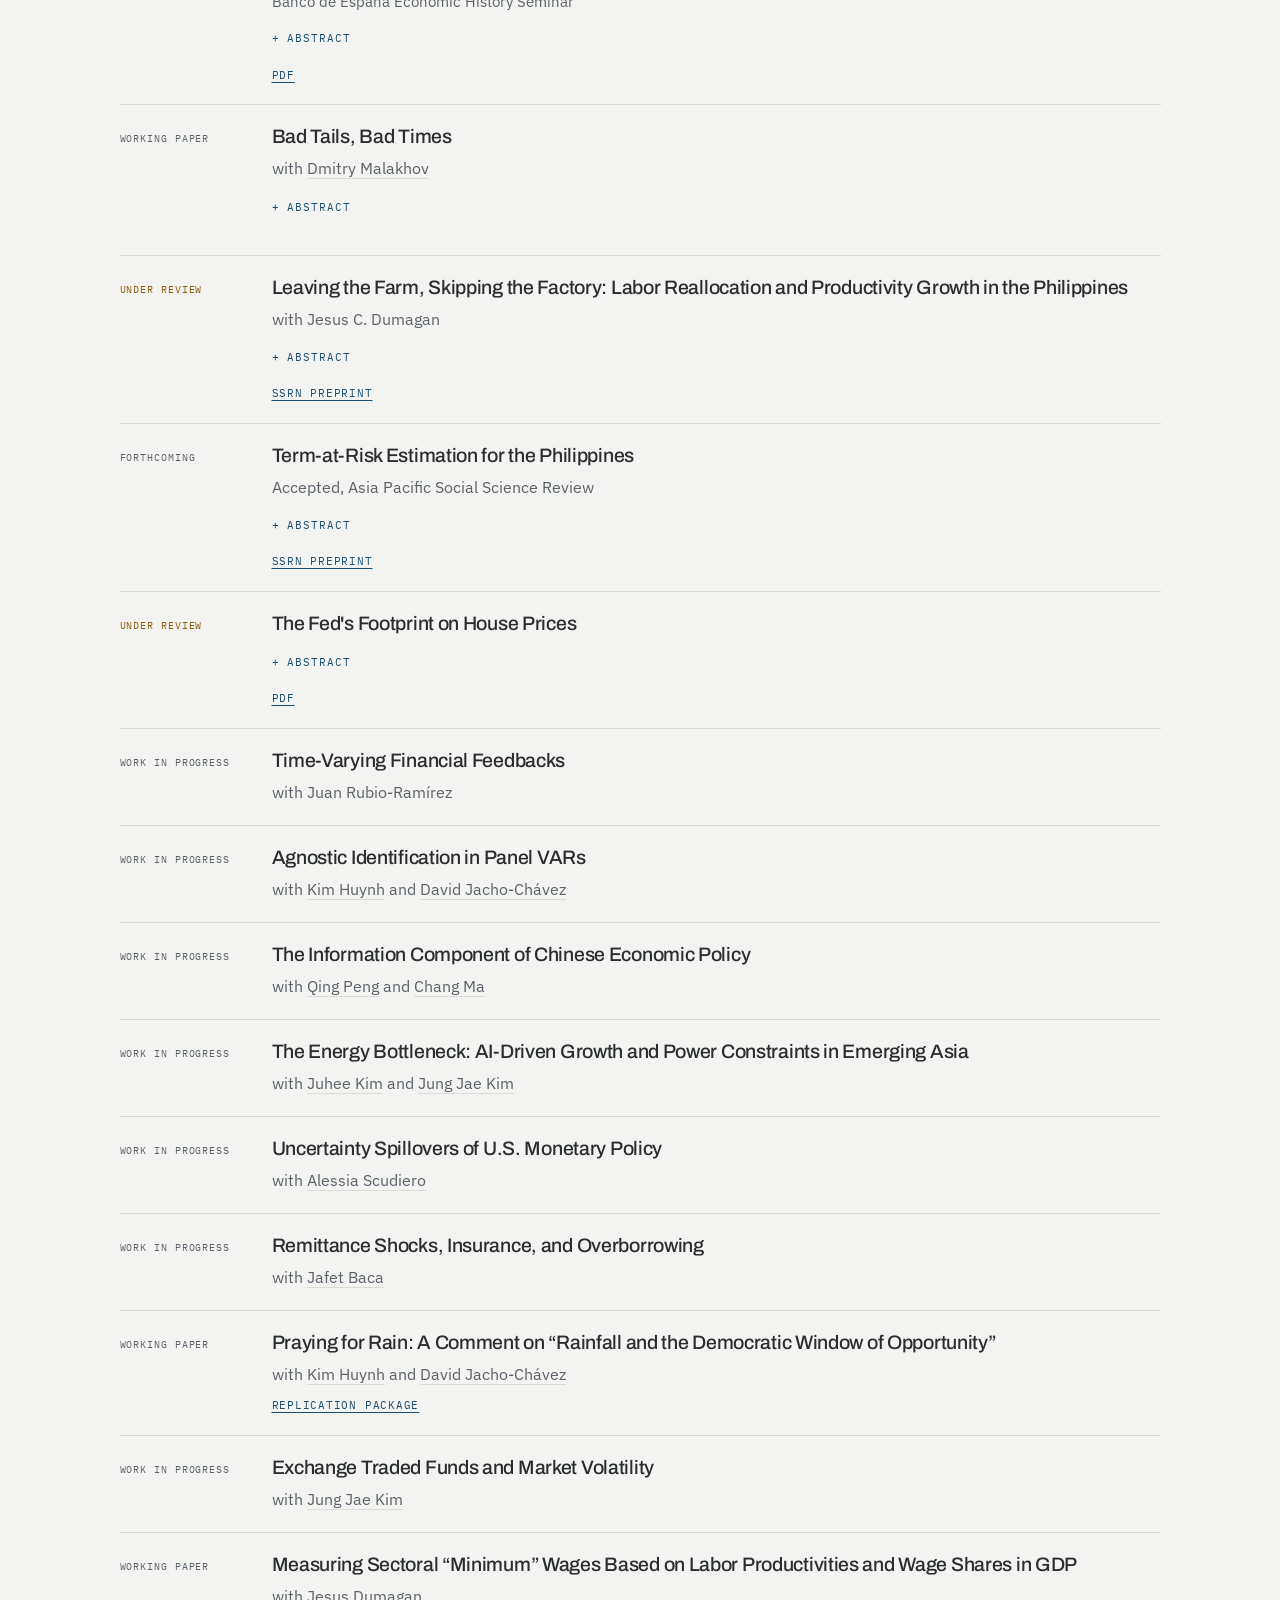
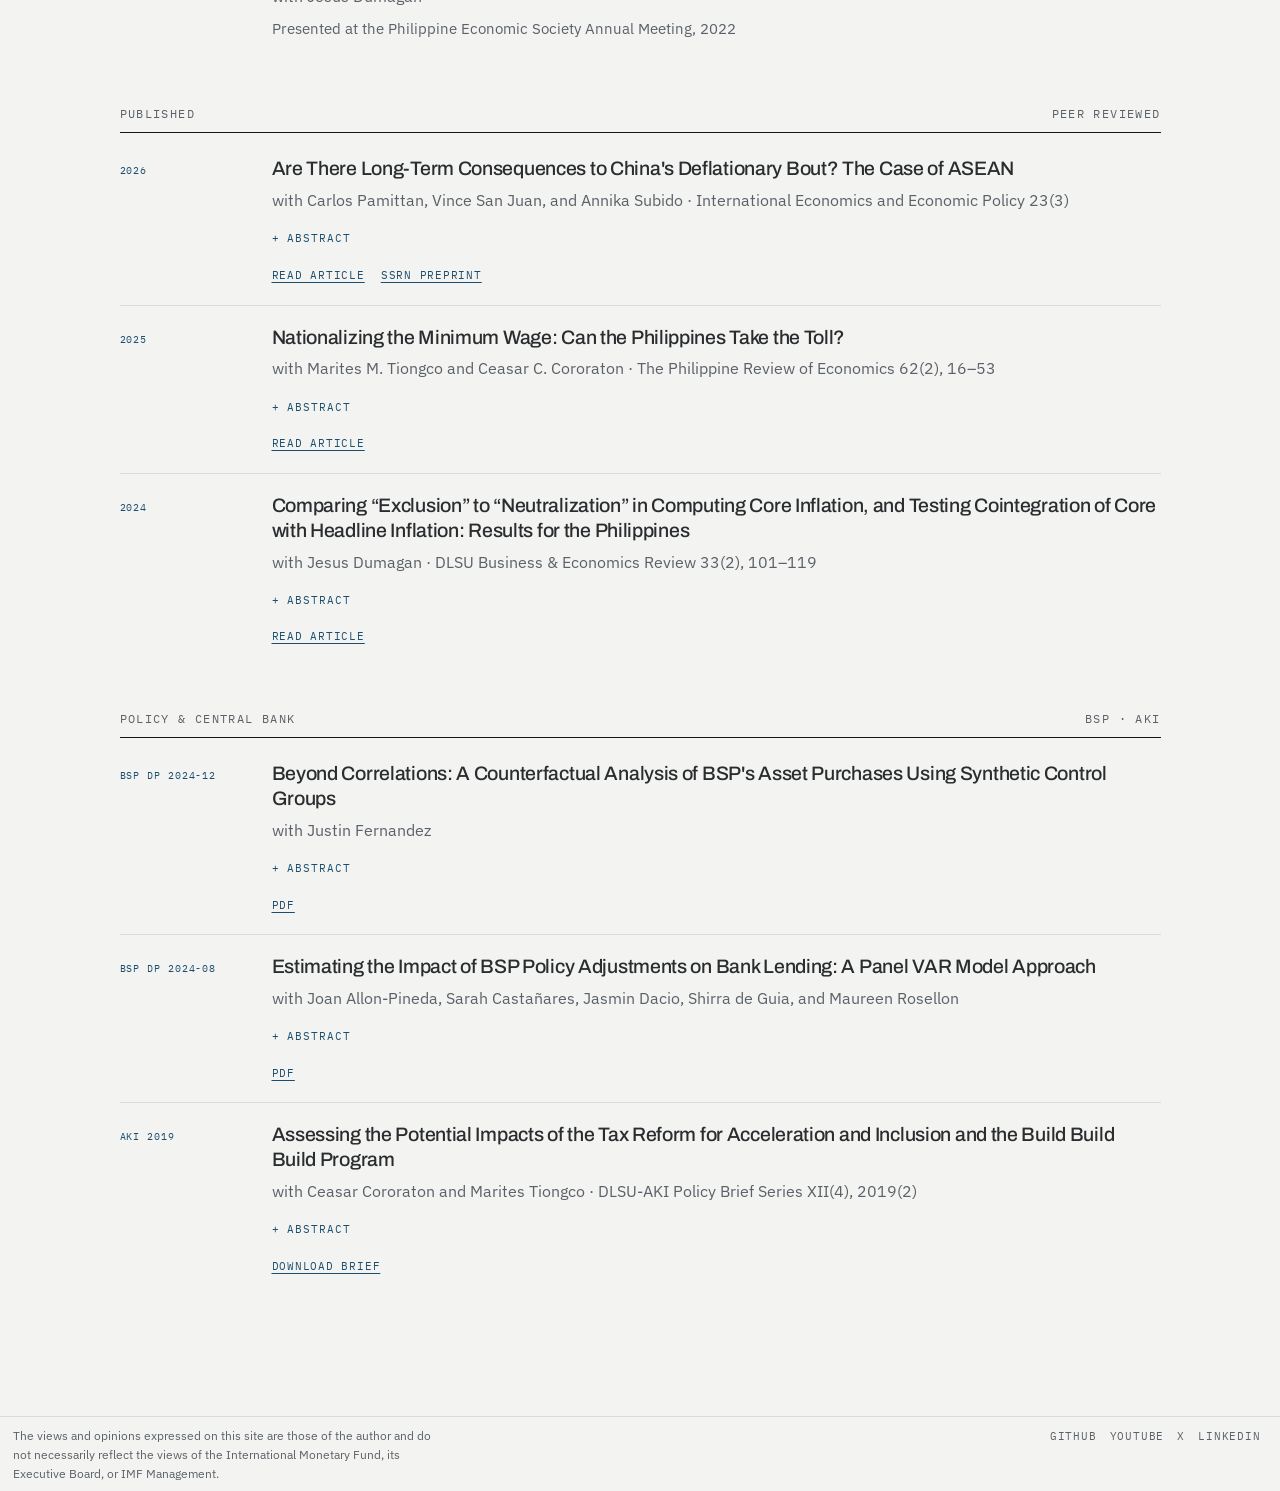
<file: docs/research/index.html>
<!DOCTYPE html>
<html xmlns="http://www.w3.org/1999/xhtml" lang="en" xml:lang="en"><head>

<meta charset="utf-8">
<meta name="generator" content="quarto-1.6.42">

<meta name="viewport" content="width=device-width, initial-scale=1.0, user-scalable=yes">


<title>Research – Justin Eloriaga</title>
<style>
code{white-space: pre-wrap;}
span.smallcaps{font-variant: small-caps;}
div.columns{display: flex; gap: min(4vw, 1.5em);}
div.column{flex: auto; overflow-x: auto;}
div.hanging-indent{margin-left: 1.5em; text-indent: -1.5em;}
ul.task-list{list-style: none;}
ul.task-list li input[type="checkbox"] {
  width: 0.8em;
  margin: 0 0.8em 0.2em -1em; /* quarto-specific, see https://github.com/quarto-dev/quarto-cli/issues/4556 */ 
  vertical-align: middle;
}
</style>


<script src="../site_libs/quarto-nav/quarto-nav.js"></script>
<script src="../site_libs/clipboard/clipboard.min.js"></script>
<script src="../site_libs/quarto-search/autocomplete.umd.js"></script>
<script src="../site_libs/quarto-search/fuse.min.js"></script>
<script src="../site_libs/quarto-search/quarto-search.js"></script>
<meta name="quarto:offset" content="../">
<link href="../img/portrait.jpg" rel="icon" type="image/jpeg">
<script src="../site_libs/quarto-html/quarto.js"></script>
<script src="../site_libs/quarto-html/popper.min.js"></script>
<script src="../site_libs/quarto-html/tippy.umd.min.js"></script>
<link href="../site_libs/quarto-html/tippy.css" rel="stylesheet">
<link href="../site_libs/quarto-html/quarto-syntax-highlighting-80ccc151e9db3cea0945e1d1239ee6ec.css" rel="stylesheet" class="quarto-color-scheme" id="quarto-text-highlighting-styles">
<link href="../site_libs/quarto-html/quarto-syntax-highlighting-dark-1633e04f8a4e8fd338dab390f960c182.css" rel="prefetch" class="quarto-color-scheme quarto-color-alternate" id="quarto-text-highlighting-styles">
<script src="../site_libs/bootstrap/bootstrap.min.js"></script>
<link href="../site_libs/bootstrap/bootstrap-icons.css" rel="stylesheet">
<link href="../site_libs/bootstrap/bootstrap-2996e0123c8dc29e96024742543a31db.min.css" rel="stylesheet" append-hash="true" class="quarto-color-scheme" id="quarto-bootstrap" data-mode="light">
<link href="../site_libs/bootstrap/bootstrap-dark-378c6db4e27dc6293f9fbc2ff74f58ae.min.css" rel="prefetch" append-hash="true" class="quarto-color-scheme quarto-color-alternate" id="quarto-bootstrap" data-mode="light">
<script id="quarto-search-options" type="application/json">{
  "location": "navbar",
  "copy-button": false,
  "collapse-after": 3,
  "panel-placement": "end",
  "type": "overlay",
  "limit": 50,
  "keyboard-shortcut": [
    "f",
    "/",
    "s"
  ],
  "show-item-context": false,
  "language": {
    "search-no-results-text": "No results",
    "search-matching-documents-text": "matching documents",
    "search-copy-link-title": "Copy link to search",
    "search-hide-matches-text": "Hide additional matches",
    "search-more-match-text": "more match in this document",
    "search-more-matches-text": "more matches in this document",
    "search-clear-button-title": "Clear",
    "search-text-placeholder": "",
    "search-detached-cancel-button-title": "Cancel",
    "search-submit-button-title": "Submit",
    "search-label": "Search"
  }
}</script>
<link rel="preconnect" href="https://fonts.googleapis.com">
<link rel="preconnect" href="https://fonts.gstatic.com" crossorigin="">
<link href="https://fonts.googleapis.com/css2?family=Archivo:wght@500;600;700&amp;family=IBM+Plex+Mono:wght@400;500&amp;family=IBM+Plex+Sans:wght@400;500;600&amp;display=swap" rel="stylesheet">


</head>

<body class="nav-fixed fullcontent">

<div id="quarto-search-results"></div>
  <header id="quarto-header" class="headroom fixed-top">
    <nav class="navbar navbar-expand-lg " data-bs-theme="dark">
      <div class="navbar-container container-fluid">
      <div class="navbar-brand-container mx-auto">
    <a class="navbar-brand" href="../index.html">
    <span class="navbar-title">Justin Eloriaga</span>
    </a>
  </div>
            <div id="quarto-search" class="" title="Search"></div>
          <button class="navbar-toggler" type="button" data-bs-toggle="collapse" data-bs-target="#navbarCollapse" aria-controls="navbarCollapse" role="menu" aria-expanded="false" aria-label="Toggle navigation" onclick="if (window.quartoToggleHeadroom) { window.quartoToggleHeadroom(); }">
  <span class="navbar-toggler-icon"></span>
</button>
          <div class="collapse navbar-collapse" id="navbarCollapse">
            <ul class="navbar-nav navbar-nav-scroll me-auto">
  <li class="nav-item dropdown ">
    <a class="nav-link dropdown-toggle" href="#" id="nav-menu-research" role="link" data-bs-toggle="dropdown" aria-expanded="false">
 <span class="menu-text">Research</span>
    </a>
    <ul class="dropdown-menu" aria-labelledby="nav-menu-research">    
        <li>
    <a class="dropdown-item" href="../research/index.html">
 <span class="dropdown-text">Papers</span></a>
  </li>  
        <li>
    <a class="dropdown-item" href="../research/policy-space/index.html">
 <span class="dropdown-text">Policy space dashboard</span></a>
  </li>  
        <li>
    <a class="dropdown-item" href="../research/policymaker-uncertainty/index.html">
 <span class="dropdown-text">Policymaker uncertainty dashboard</span></a>
  </li>  
    </ul>
  </li>
  <li class="nav-item dropdown ">
    <a class="nav-link dropdown-toggle" href="#" id="nav-menu-teaching" role="link" data-bs-toggle="dropdown" aria-expanded="false">
 <span class="menu-text">Teaching</span>
    </a>
    <ul class="dropdown-menu" aria-labelledby="nav-menu-teaching">    
        <li>
    <a class="dropdown-item" href="../lecture-materials/index.html">
 <span class="dropdown-text">Lecture materials</span></a>
  </li>  
        <li>
    <a class="dropdown-item" href="../teaching-playlists/index.html">
 <span class="dropdown-text">YouTube playlists</span></a>
  </li>  
    </ul>
  </li>
  <li class="nav-item">
    <a class="nav-link" href="../cv-and-short-bio/index.html"> 
<span class="menu-text">CV</span></a>
  </li>  
</ul>
          </div> <!-- /navcollapse -->
            <div class="quarto-navbar-tools">
  <a href="" class="quarto-color-scheme-toggle quarto-navigation-tool  px-1" onclick="window.quartoToggleColorScheme(); return false;" title="Toggle dark mode"><i class="bi"></i></a>
</div>
      </div> <!-- /container-fluid -->
    </nav>
</header>
<!-- content -->
<div id="quarto-content" class="quarto-container page-columns page-rows-contents page-layout-article page-navbar">
<!-- sidebar -->
<!-- margin-sidebar -->
    
<!-- main -->
<main class="content" id="quarto-document-content">

<header id="title-block-header" class="quarto-title-block default">
<div class="quarto-title">
<h1 class="title">Research</h1>
</div>



<div class="quarto-title-meta">

    
  
    
  </div>
  


</header>


<!--
  HOW TO ADD A PAPER
  ------------------
  Copy one <article class="paper"> block below and edit it. Four things matter:

    data-status   review | wp | forthcoming | published   (drives the filter chips)
    <div class="tag">      the label shown on the left. Add class "live" for amber
                           (under review), "out" for blue (published/forthcoming).
    <details>              the abstract.
    <div class="links">    PDF and journal links. For a PDF, put the file in files/
                           and link it as /files/your-file.pdf

  Within each group, papers WITH abstracts come first, then those without.
  Keep that order when you add one.
-->
<p class="mono eyebrow">
01 — Research
</p>
<section id="papers" class="level1">
<h1>Papers</h1>
<a class="ps-promo" href="../research/policy-space/">
  <div>
    <p class="mono eyebrow">Interactive</p>
    <h3 data-anchor-id="papers">Policy space dashboard</h3>
    <p>The Policy Buffers Index and the Effective Space Index from <em>Room to Respond</em>,
    mapped and charted by country. Preliminary research output.</p>
  </div>
  <span class="ps-promo-go">Open →</span>
</a>

<a class="ps-promo" href="../research/policymaker-uncertainty/">
  <div>
    <p class="mono eyebrow">Interactive</p>
    <h3>Policymaker uncertainty dashboard</h3>
    <p>What ten Asian central banks are uncertain about, read from their own records: topic
    indices, a stance score, and the sentences behind each spike. Joint with Qing Peng.
    Restricted preview while the paper is unpublished; a passphrase is required.</p>
  </div>
  <span class="ps-promo-go">Open →</span>
</a>

<div class="filters" role="group" aria-label="Filter papers by status">
  <button class="chip" data-filter="all" aria-pressed="true">All</button>
  <button class="chip" data-filter="review" aria-pressed="false">Under review</button>
  <button class="chip" data-filter="wp" aria-pressed="false">Working papers</button>
  <button class="chip" data-filter="forthcoming" aria-pressed="false">Forthcoming</button>
  <button class="chip" data-filter="published" aria-pressed="false">Published</button>
</div>

<div class="group">
  <div class="group-label"><span>Working Papers and Work in Progress</span></div>

  <article class="paper" data-status="review">
    <div class="tag live">Under review</div>
    <div>
      <h3>The Fed Information Effect, Episode by Episode</h3>
      <p class="note">Presented at the 94th Southern Economic Association Annual Conference</p>
      <details><summary>Abstract</summary><p>The Fed information effect — whereby a policy tightening can signal Fed optimism and raise output and prices — appears at some FOMC meetings but not others. High-frequency studies classify individual meetings as information or policy surprises but cannot trace the macroeconomic dynamics of any single episode. Combining narrative sign restrictions with a systematic-monetary-policy SVAR, I recover episode-specific output and price responses for well-documented decisions from 1968 to 2025. The information channel is real but heterogeneous, largely muted, and increasingly rare, surviving only at genuine communication surprises. The results complement, rather than overturn, the response-to-news account of Bauer and Swanson.</p></details>
      <div class="links">
        <a href="../files/fed-information-effect-episode-by-episode.pdf">PDF</a>
      </div>
    </div>
  </article>

  <article class="paper" data-status="review">
    <div class="tag live">Under review</div>
    <div>
      <h3>Room to Respond</h3>
      <details><summary>Abstract</summary><p>When a financial crisis strikes, governments with room to act are believed to escape with smaller recessions, and one number dominates the assessment of that room: the ratio of public debt to GDP. Across 140 systemic banking crises since 1976, we find the ratio matters less, and differently, than the advice assumes. It adds nothing to crisis prediction once credit-boom symptoms are accounted for, and its association with severity is narrow, concentrated in advanced economies at long horizons and above 90 percent of GDP, while in emerging market and developing economies the average penalty at those horizons is demonstrably small, though tail outcomes are estimated less precisely. What debt does predict, strongly, is the response. Advanced economies entering a crisis with one standard deviation more debt tightened their budgets by more than four percentage points of GDP relative to low-debt peers. We therefore construct two indices, the transparent Policy Buffers Index and the outcome-based Effective Space Index, which carry information the ratio alone does not.</p></details>
      <div class="links">
        <a href="../files/room-to-respond.pdf">PDF</a>
      </div>
    </div>
  </article>

  <article class="paper" data-status="wp">
    <div class="tag">Working paper</div>
    <div>
      <h3>Narratives, Not Hard Restrictions: Identifying Oil-Market and Monetary Policy Shocks</h3>
      <p class="coauth">with <a href="https://gattonweb.uky.edu/faculty/herrera/research.html">Ana María Herrera</a> and <a href="https://www.elenapesavento.com">Elena Pesavento</a></p>
      <details><summary>Abstract</summary><p>Set-identified structural VARs are routinely disciplined with hard point restrictions whose precise validity cannot be verified. Oil-market models cap the short-run supply elasticity and monetary models impose exact zeros in the policy rule. We show that a small number of narrative restrictions anchored to well-documented historical episodes can replace both devices. In a four-variable oil-market VAR, narrative restrictions reproduce the results of Kilian and Murphy (2014) without the elasticity bound. In a six-variable monetary VAR, they reproduce the benchmark of Arias, Caldara, and Rubio-Ramírez (2019) without the zero restrictions. History, rather than hard restrictions, disciplines the identified set.</p></details>
      <div class="links">
        <a href="../files/narratives-not-hard-restrictions.pdf">PDF</a>
      </div>
    </div>
  </article>

  <article class="paper" data-status="wp">
    <div class="tag">Working paper</div>
    <div>
      <h3>Structural Oil Shocks Across Asia</h3>
      <p class="coauth">with Zeqin Hou and Jiarui Li</p>
      <details><summary>Abstract</summary><p>We estimate the effects of structurally identified oil shocks on output and inflation in eight Asian economies, using a Bayesian structural vector autoregression that separates oil-supply, global-demand, and speculative demand shocks. The effect of an oil price increase depends on its cause, and it differs across countries. A demand-driven increase raises output in six of the eight economies, because it arrives with a stronger world economy. A supply-driven increase of the same size is contractionary for some economies and close to neutral for others, and it lowers output most in Vietnam and the Philippines. The heterogeneity across countries and across shocks, rather than any single average effect, is the central result, and we use it to trace the regional consequences of concrete oil price episodes.</p></details>
    </div>
  </article>

  <article class="paper" data-status="wp">
    <div class="tag">Working paper</div>
    <div>
      <h3>Trade Disruptions and Monetary Policy in Asia</h3>
      <p class="coauth">with <a href="https://alexispq.github.io/QingPeng.github.io/">Qing Peng</a></p>
      <details><summary>Abstract</summary><p>We study how heterogeneously Asian central banks respond to trade disruptions. Building on the policymaker uncertainty methodology of Cieslak et al. (2024), we construct text-based indices of perceived uncertainty and policy stance from 1,381 official documents published by ten Asian monetary authorities between 1999 and 2026. We add a trade policy uncertainty topic designed for precision, and we translate the dictionary into Chinese for the People’s Bank of China. The indices validate well: stance scores carry the correct sign in about 95 percent of more than fifty known policy phases, and every major uncertainty peak decomposes into a recognizable historical episode at the sentence level. Three findings stand out. First, trade policy uncertainty in central bank communication is a twin wave that appears in all ten jurisdictions, rising with the 2018–2019 trade war and again, more sharply in most cases, with the 2025 reciprocal tariff episode. Second, the same shock produced very different answers: in 2025 and 2026 the Bank of Japan communicated in strongly hawkish terms while the Philippines, India, Korea, Thailand, and China eased, so the dispersion of responses widened dramatically relative to 2018 and 2019. Third, the channel from inflation uncertainty to hawkish policy that Cieslak et al. (2024) document for the Federal Reserve appears in Asia exactly where inflation targeting is operative, and it is absent where it is not. Trade uncertainty, in contrast, reads dovish across the emerging markets.</p></details>
    </div>
  </article>

  <article class="paper" data-status="wp">
    <div class="tag">Working paper</div>
    <div>
      <h3>Gold's Grip: How the Fed Broke the Link</h3>
      <p class="coauth">with <a href="https://carolinefohlin.org">Caroline Fohlin</a></p>
      <p class="note">Presented at the 2026 Mountain West Economic History Conference and the Joint 13th CEPR Economic History Symposium / 11th Banco de España Economic History Seminar</p>
      <details><summary>Abstract</summary><p>Before the United States had a central bank, gold flows were its monetary policy. We ask whether the founding of the Federal Reserve changed how external gold shocks reached the domestic economy. We identify gold shocks in a Bayesian structural VAR on monthly data from 1890 to 1927, using only the impact restrictions implied by a model of the gold-standard money market together with narrative restrictions drawn from documented inflow and outflow episodes on both sides of the founding. Although the restrictions bind only on impact, the identified shock produces the persistent liquidity effect and the delayed rise in the price level that the model predicts. Transmission changed sharply with the arrival of the Fed. Before it, a gold inflow of about 33 million dollars lowered the call money rate by about one percentage point, raised equity prices by almost three percent, and lifted industrial production and the price level by 1.6 and 0.7 percent within six months. After it, the call rate moved by a tenth as much, and output and prices barely responded. The pattern matches the comparative statics of a central bank that offsets gold flows and smooths interest rates.</p></details>
      <div class="links">
        <a href="../files/golds-grip.pdf">PDF</a>
      </div>
    </div>
  </article>

  <article class="paper" data-status="wp">
    <div class="tag">Working paper</div>
    <div>
      <h3>Bad Tails, Bad Times</h3>
      <p class="coauth">with <a href="https://www.dmitrymalakhov.com/home">Dmitry Malakhov</a></p>
      <details><summary>Abstract</summary><p>A lender’s default loss is a put option on borrower revenue, so its value depends on the lower tail of the priced distribution, not on its variance. Because index options and corporate debt are priced by the same state prices, option-implied tail risk measures the terms on which lenders insure downside states, and it should matter for the real economy only when balance sheets are fragile enough that the downside state threatens default. We formalize this in a minimal model and test it on U.S. monthly data over 1996–2025, using a tail-risk factor extracted from the risk-neutral skewness and kurtosis of S&amp;P 500 options. Tail risk predicts nothing unconditionally. In recession states it contracts production on impact, predicts substantially higher future volatility of real activity, and raises inflation through financing costs, while implied variance transmits mainly as disinflationary demand weakness. Conditioning on an observable leverage index attenuates the recession interactions while sharpening their precision, confirming fragility rather than the business cycle as the true state variable. The option surface is thus a real-time, forward-looking gauge of macroeconomic vulnerability that state-averaged frameworks largely miss.</p></details>
      <div class="links">
        <!-- Draft is marked preliminary — "do not cite or circulate without permission".
             When you are ready to post it publicly, uncomment:
        <a href="/files/bad-tails-bad-times.pdf">PDF</a> -->
      </div>
    </div>
  </article>

  <article class="paper" data-status="review">
    <div class="tag live">Under review</div>
    <div>
      <h3>Leaving the Farm, Skipping the Factory: Labor Reallocation and Productivity Growth in the Philippines</h3>
      <p class="coauth">with Jesus C. Dumagan</p>
      <details><summary>Abstract</summary><p>Between 2005 and 2025, agriculture's share of Philippine employment fell from 36 to 20.5 percent, but the workers who left farming did not move into manufacturing, whose share also fell. We measure how much this pattern of reallocation contributed to aggregate labor productivity growth. Applying the generalized exactly additive decomposition to chain-linked volumes, we split the reallocation effect exactly into an exit effect, which values agriculture's shrinking share of employment, and an absorption effect, which captures how the rest of the economy took up labor. Reallocation added 0.33 percentage points a year to productivity growth, 11 percent of the total. Exit added 0.67 points a year and absorption subtracted 0.34 points, three-quarters of it because manufacturing lost employment share. Vietnam gained more from reallocation mainly because its workers left agriculture faster. We also show that the traditional shift-share decomposition cannot be applied exactly to chain-linked volumes and that sectoral reallocation effects from fixed-base volumes depend on the base year.</p></details>
      <div class="links">
        <a href="https://papers.ssrn.com/sol3/papers.cfm?abstract_id=7570266">SSRN preprint</a>
      </div>
    </div>
  </article>

  <article class="paper" data-status="forthcoming">
    <div class="tag">Forthcoming</div>
    <div>
      <h3>Term-at-Risk Estimation for the Philippines</h3>
      <p class="coauth">Accepted, Asia Pacific Social Science Review</p>
      <details><summary>Abstract</summary><p>Understanding the movements of the yields on key government securities and the risks associated with the downside of the distribution of the yield curve are crucial to understanding the movements of the markets influenced by short-term rates. Moreover, understanding how macrofinancial factors and domestic financial conditions can be linked to these yields is a crucial linkage which can deepen understanding on the transmissions and spillovers from the financial markets toward key economic variables. This study seeks to propose and implement a framework that quantifies the risks associated with the downside of yields and estimate a yield curve with these tail risks considered. Moreover, the framework can be used as a scenario analysis tool on seeing changes in the yield curve given changes in macrofinancial conditions in the economy.</p></details>
      <div class="links">
        <a href="https://papers.ssrn.com/sol3/papers.cfm?abstract_id=3834169">SSRN preprint</a>
      </div>
    </div>
  </article>

  <article class="paper" data-status="review">
    <div class="tag live">Under review</div>
    <div>
      <h3>The Fed's Footprint on House Prices</h3>
      <details><summary>Abstract</summary><p>House prices reach the Federal Reserve two months late. Does that matter for how much monetary policy moves them, or for what the Federal Reserve could have done about the 2000s boom and the pandemic surge? In a monthly U.S. structural vector autoregression from 1987 to 2025, identified with sign, policy-rule, and narrative restrictions, the lag matters for identification but not for outcomes. When the rule cannot respond to house prices within the month, the posterior median trough of real house prices after a 25-basis-point tightening is 0.03 to 0.15 percent across three price indices, though imprecisely estimated, and under every prior over rotations policy shocks have a posterior mean share of at most 10.2 percent of house price variance at two years. When it can, the trough reaches 0.34 to 0.72 percent, mostly through June 2022, and market-based surprises do not settle which timing is right. Yet the lag barely constrains policy. The same rule responding a month sooner, as real-time data would allow, would have kept house prices within 0.02 percent of their actual path, and a lean that raised the policy rate by about a percentage point at both peaks would have left them no lower. Policy shocks contributed little to either cycle on the full sample, although prior-robust bounds allow up to a third of the surge, and only indicators that record the anticipated tightening of 2022 attribute most of the ensuing decline in house prices to policy.</p></details>
      <div class="links">
        <a href="../files/feds-footprint-house-prices.pdf">PDF</a>
      </div>
    </div>
  </article>

  <article class="paper" data-status="wp">
    <div class="tag">Work in progress</div>
    <div>
      <h3>Time-Varying Financial Feedbacks</h3>
      <p class="coauth">with Juan Rubio-Ramírez</p>
      <!-- ABSTRACT — delete these two comment lines and edit the text between <p> and </p>
      <details><summary>Abstract</summary><p>Paste the abstract here.</p></details>
      -->
    </div>
  </article>

  <article class="paper" data-status="wp">
    <div class="tag">Work in progress</div>
    <div>
      <h3>Agnostic Identification in Panel VARs</h3>
      <p class="coauth">with <a href="https://scholar.google.com/citations?user=pgS4eTQAAAAJ&amp;hl=en">Kim Huynh</a> and <a href="https://www.davidjachochavez.org">David Jacho-Chávez</a></p>
      <!-- ABSTRACT — delete these two comment lines and edit the text between <p> and </p>
      <details><summary>Abstract</summary><p>Paste the abstract here.</p></details>
      -->
    </div>
  </article>

  <article class="paper" data-status="wp">
    <div class="tag">Work in progress</div>
    <div>
      <h3>The Information Component of Chinese Economic Policy</h3>
      <p class="coauth">with <a href="https://alexispq.github.io/QingPeng.github.io/">Qing Peng</a> and <a href="https://machang.weebly.com">Chang Ma</a></p>
      <!-- ABSTRACT — delete these two comment lines and edit the text between <p> and </p>
      <details><summary>Abstract</summary><p>Paste the abstract here.</p></details>
      -->
    </div>
  </article>

  <article class="paper" data-status="wp">
    <div class="tag">Work in progress</div>
    <div>
      <h3>The Energy Bottleneck: AI-Driven Growth and Power Constraints in Emerging Asia</h3>
      <p class="coauth">with <a href="https://juheekim.org/#cv">Juhee Kim</a> and <a href="https://jungjaekim.org">Jung Jae Kim</a></p>
      <!-- ABSTRACT — delete these two comment lines and edit the text between <p> and </p>
      <details><summary>Abstract</summary><p>Paste the abstract here.</p></details>
      -->
    </div>
  </article>

  <article class="paper" data-status="wp">
    <div class="tag">Work in progress</div>
    <div>
      <h3>Uncertainty Spillovers of U.S. Monetary Policy</h3>
      <p class="coauth">with <a href="https://www.alessiascudiero.com">Alessia Scudiero</a></p>
      <!-- ABSTRACT — delete these two comment lines and edit the text between <p> and </p>
      <details><summary>Abstract</summary><p>Paste the abstract here.</p></details>
      -->
    </div>
  </article>

  <article class="paper" data-status="wp">
    <div class="tag">Work in progress</div>
    <div>
      <h3>Remittance Shocks, Insurance, and Overborrowing</h3>
      <p class="coauth">with <a href="https://www.jbacaob.com">Jafet Baca</a></p>
      <!-- ABSTRACT — delete these two comment lines and edit the text between <p> and </p>
      <details><summary>Abstract</summary><p>Paste the abstract here.</p></details>
      -->
    </div>
  </article>

  <article class="paper" data-status="wp">
    <div class="tag">Working paper</div>
    <div>
      <h3>Praying for Rain: A Comment on “Rainfall and the Democratic Window of Opportunity”</h3>
      <p class="coauth">with <a href="https://scholar.google.com/citations?user=pgS4eTQAAAAJ&amp;hl=en">Kim Huynh</a> and <a href="https://www.davidjachochavez.org">David Jacho-Chávez</a></p>
      <!-- ABSTRACT — delete these two comment lines and edit the text between <p> and </p>
      <details><summary>Abstract</summary><p>Paste the abstract here.</p></details>
      -->
      <div class="links">
        <a href="https://github.com/JustinEloriaga/Praying-for-Rain">Replication package</a>
      </div>
    </div>
  </article>

  <article class="paper" data-status="wp">
    <div class="tag">Work in progress</div>
    <div>
      <h3>Exchange Traded Funds and Market Volatility</h3>
      <p class="coauth">with <a href="https://jungjaekim.org">Jung Jae Kim</a></p>
      <!-- ABSTRACT — delete these two comment lines and edit the text between <p> and </p>
      <details><summary>Abstract</summary><p>Paste the abstract here.</p></details>
      -->
    </div>
  </article>

  <article class="paper" data-status="wp">
    <div class="tag">Working paper</div>
    <div>
      <h3>Measuring Sectoral “Minimum” Wages Based on Labor Productivities and Wage Shares in GDP</h3>
      <p class="coauth">with Jesus Dumagan</p>
      <p class="note">Presented at the Philippine Economic Society Annual Meeting, 2022</p>
      <!-- ABSTRACT — delete these two comment lines and edit the text between <p> and </p>
      <details><summary>Abstract</summary><p>Paste the abstract here.</p></details>
      -->
    </div>
  </article>

</div>

<div class="group">
  <div class="group-label"><span>Published</span><span>Peer reviewed</span></div>

  <article class="paper" data-status="published">
    <div class="tag out">2026</div>
    <div>
      <h3>Are There Long-Term Consequences to China's Deflationary Bout? The Case of ASEAN</h3>
      <p class="coauth">with Carlos Pamittan, Vince San Juan, and Annika Subido · International Economics and Economic Policy 23(3)</p>
      <details><summary>Abstract</summary><p>Recent deflationary episodes in China, particularly those observed in early July 2023, have prompted concerns about their potential impact on global economies. This study examines the influence of China's deflation on select ASEAN economies. Unlike prior research that focuses on inflationary spillovers, we look at the less explored area of deflation spillovers and their effect on key macroaggregates. The findings reveal that deflationary shocks are relatively muted, with limited long-term impacts on the ASEAN-5 economies.</p></details>
      <div class="links">
        <a href="https://link.springer.com/article/10.1007/s10368-026-00766-z">Read article</a>
        <a href="https://papers.ssrn.com/sol3/papers.cfm?abstract_id=4937899">SSRN preprint</a>
      </div>
    </div>
  </article>

  <article class="paper" data-status="published">
    <div class="tag out">2025</div>
    <div>
      <h3>Nationalizing the Minimum Wage: Can the Philippines Take the Toll?</h3>
      <p class="coauth">with Marites M. Tiongco and Ceasar C. Cororaton · The Philippine Review of Economics 62(2), 16–53</p>
      <details><summary>Abstract</summary><p>This study employs a regional wage partial computable general equilibrium model to evaluate four national minimum wage scenarios for the Philippines. Implementing the proposed ₱750 daily wage without productivity adjustments yields severe economic contraction, with real GDP declining 8.31 percent and formal sector employment falling sharply across regions. Only a moderate scenario aligning wages to NCR levels with productivity gains limits the GDP decline. The results caution against uniform wage increases without corresponding productivity growth.</p></details>
      <div class="links">
        <a href="https://pre.econ.upd.edu.ph/index.php/pre/article/view/1074">Read article</a>
      </div>
    </div>
  </article>

  <article class="paper" data-status="published">
    <div class="tag out">2024</div>
    <div>
      <h3>Comparing “Exclusion” to “Neutralization” in Computing Core Inflation, and Testing Cointegration of Core with Headline Inflation: Results for the Philippines</h3>
      <p class="coauth">with Jesus Dumagan · DLSU Business &amp; Economics Review 33(2), 101–119</p>
      <details><summary>Abstract</summary><p>Core inflation removes volatile prices from headline inflation. One way for removal is “exclusion” of pre-selected items (e.g., food and energy) by setting their weights to zero, which is practiced in the Philippines and the United States, among other countries. Using Philippine Statistics Authority CPI data (January 2012–July 2021), this paper shows that core inflation by exclusion is illogical because it could be higher than headline inflation when the excluded items have positive inflations. To avoid this illogical result, this paper proposes “neutralization” by keeping the excluded items but making their CPIs constant, thus neutralizing them because they cannot contribute to inflation. This yields the logical result that core inflation is lower (higher) than the headline if the neutralized items have positive (negative) inflations.</p></details>
      <div class="links">
        <a href="https://animorepository.dlsu.edu.ph/ber/vol33/iss2/1/">Read article</a>
      </div>
    </div>
  </article>

</div>

<div class="group">
  <div class="group-label"><span>Policy &amp; central bank</span><span>BSP · AKI</span></div>

  <article class="paper" data-status="published">
    <div class="tag out">BSP DP 2024-12</div>
    <div>
      <h3>Beyond Correlations: A Counterfactual Analysis of BSP's Asset Purchases Using Synthetic Control Groups</h3>
      <p class="coauth">with Justin Fernandez</p>
      <details><summary>Abstract</summary><p>The unprecedented nature of the COVID-19 pandemic triggered a forceful mix of monetary response from central banks all over the world. These policy tools came in the form of rate cuts, reserve requirement cuts, balance sheet expansion, regulatory forbearance, and other similar measures. Asset purchases were, in particular, a popular choice among central banks. The BSP, as with other central banks, resorted to asset purchases to help sustain ample domestic liquidity, shore up market confidence, and ensure the efficient functioning of the financial system. This study aims to determine the causal impact of the BSP's asset purchases on key financial market variables. It was determined that such policies done by the BSP were able to lower the rate of borrowing among banks as well as increase investor confidence in the return performance of Philippine bonds. In contrast, this study finds that unconventional policies have no significant causal impact on the equities market and the FX market.</p></details>
      <div class="links">
        <a href="https://www.bsp.gov.ph/Pages/MediaAndResearch/PublicationsAndReports/Discussion%20Papers/DP202412.pdf">PDF</a>
      </div>
    </div>
  </article>

  <article class="paper" data-status="published">
    <div class="tag out">BSP DP 2024-08</div>
    <div>
      <h3>Estimating the Impact of BSP Policy Adjustments on Bank Lending: A Panel VAR Model Approach</h3>
      <p class="coauth">with Joan Allon-Pineda, Sarah Castañares, Jasmin Dacio, Shirra de Guia, and Maureen Rosellon</p>
      <details><summary>Abstract</summary><p>Central banks play a crucial role in mitigating the negative impact of uncertainty and shocks caused by economic and financial crises. This paper examines the transmission of BSP monetary policy actions through the interest rate and bank lending channels using a panel vector autoregression model on a sample of 139 banks for the period Q1 2008 to Q4 2022. Specifically, this paper identifies the impact of changes in the policy rate and reserve requirement on bank lending activity while exploring the role of bank characteristics (deposits, liquid assets, asset size) as well as overall credit conditions and market sentiment in the monetary policy transmission process. Consistent with economic theory, increases in the monetary policy rate and reserve requirement were found to have a significant negative impact on bank lending activity. For the key policy rate, a one percentage point increase leads to a decrease of approximately 1.6 percent in quarter-on-quarter bank lending growth for the current quarter, with continuing impact over the next two years. For the reserve requirement, a one percentage point increase is expected to immediately reduce bank lending activity by 0.6 percent quarter-on-quarter, with the contraction lasting for about three quarters. A stronger balance sheet is seen to encourage more lending amid monetary policy tightening, although banks in the Philippines were seen to maintain their liquidity to safeguard against prevailing shocks. Finally, the observed weakness and delay in the impact of policy rate adjustments on bank lending during the COVID-19 pandemic and the recent episode of elevated inflation could be attributed to other confounding factors, such as credit risk and market sentiment.</p></details>
      <div class="links">
        <a href="https://www.bsp.gov.ph/Pages/MediaAndResearch/PublicationsAndReports/Discussion%20Papers/DP202408.pdf">PDF</a>
      </div>
    </div>
  </article>

  <article class="paper" data-status="published">
    <div class="tag out">AKI 2019</div>
    <div>
      <h3>Assessing the Potential Impacts of the Tax Reform for Acceleration and Inclusion and the Build Build Build Program</h3>
      <p class="coauth">with Ceasar Cororaton and Marites Tiongco · DLSU-AKI Policy Brief Series XII(4), 2019(2)</p>
      <details><summary>Abstract</summary><p>The Tax Reform for Acceleration and Inclusion (TRAIN) Act has prompted key changes in the personal income tax regime through excise taxes on most goods such as petroleum, sugar-sweetened beverages, and automobiles. The TRAIN was implemented to generate funds for the Build Build Build (BBB) program and at the same time to address income inequality and poverty. This paper aims to assess the potential growth, poverty, and distributional effects of the TRAIN Package 1 and the BBB Program using a computable general equilibrium model with poverty simulation. Results suggest that TRAIN I has prompted additional revenue in social programs and infrastructure spending. There are clear increases in the capital stock which drive economic growth, with the industry sector leading the way and the services and agricultural sectors lagging behind. With regard to the inflationary effects, the additional excise taxes increase inflation in 2018 and 2019 but decelerate after that, as higher growth would significantly dominate the inflationary effects. Results of the poverty and distributional microsimulation showed that the policy had reduced poverty and reduced income inequality very slightly.</p></details>
      <div class="links">
        <a href="https://animorepository.dlsu.edu.ph/res_aki/112/">Download brief</a>
      </div>
    </div>
  </article>

</div>

<p class="empty" id="emptyMsg">No papers with that status.</p>


</section>

</main> <!-- /main -->
<script id="quarto-html-after-body" type="application/javascript">
window.document.addEventListener("DOMContentLoaded", function (event) {
  const toggleBodyColorMode = (bsSheetEl) => {
    const mode = bsSheetEl.getAttribute("data-mode");
    const bodyEl = window.document.querySelector("body");
    if (mode === "dark") {
      bodyEl.classList.add("quarto-dark");
      bodyEl.classList.remove("quarto-light");
    } else {
      bodyEl.classList.add("quarto-light");
      bodyEl.classList.remove("quarto-dark");
    }
  }
  const toggleBodyColorPrimary = () => {
    const bsSheetEl = window.document.querySelector("link#quarto-bootstrap");
    if (bsSheetEl) {
      toggleBodyColorMode(bsSheetEl);
    }
  }
  toggleBodyColorPrimary();  
  const disableStylesheet = (stylesheets) => {
    for (let i=0; i < stylesheets.length; i++) {
      const stylesheet = stylesheets[i];
      stylesheet.rel = 'prefetch';
    }
  }
  const enableStylesheet = (stylesheets) => {
    for (let i=0; i < stylesheets.length; i++) {
      const stylesheet = stylesheets[i];
      stylesheet.rel = 'stylesheet';
    }
  }
  const manageTransitions = (selector, allowTransitions) => {
    const els = window.document.querySelectorAll(selector);
    for (let i=0; i < els.length; i++) {
      const el = els[i];
      if (allowTransitions) {
        el.classList.remove('notransition');
      } else {
        el.classList.add('notransition');
      }
    }
  }
  const toggleGiscusIfUsed = (isAlternate, darkModeDefault) => {
    const baseTheme = document.querySelector('#giscus-base-theme')?.value ?? 'light';
    const alternateTheme = document.querySelector('#giscus-alt-theme')?.value ?? 'dark';
    let newTheme = '';
    if(darkModeDefault) {
      newTheme = isAlternate ? baseTheme : alternateTheme;
    } else {
      newTheme = isAlternate ? alternateTheme : baseTheme;
    }
    const changeGiscusTheme = () => {
      // From: https://github.com/giscus/giscus/issues/336
      const sendMessage = (message) => {
        const iframe = document.querySelector('iframe.giscus-frame');
        if (!iframe) return;
        iframe.contentWindow.postMessage({ giscus: message }, 'https://giscus.app');
      }
      sendMessage({
        setConfig: {
          theme: newTheme
        }
      });
    }
    const isGiscussLoaded = window.document.querySelector('iframe.giscus-frame') !== null;
    if (isGiscussLoaded) {
      changeGiscusTheme();
    }
  }
  const toggleColorMode = (alternate) => {
    // Switch the stylesheets
    const alternateStylesheets = window.document.querySelectorAll('link.quarto-color-scheme.quarto-color-alternate');
    manageTransitions('#quarto-margin-sidebar .nav-link', false);
    if (alternate) {
      enableStylesheet(alternateStylesheets);
      for (const sheetNode of alternateStylesheets) {
        if (sheetNode.id === "quarto-bootstrap") {
          toggleBodyColorMode(sheetNode);
        }
      }
    } else {
      disableStylesheet(alternateStylesheets);
      toggleBodyColorPrimary();
    }
    manageTransitions('#quarto-margin-sidebar .nav-link', true);
    // Switch the toggles
    const toggles = window.document.querySelectorAll('.quarto-color-scheme-toggle');
    for (let i=0; i < toggles.length; i++) {
      const toggle = toggles[i];
      if (toggle) {
        if (alternate) {
          toggle.classList.add("alternate");     
        } else {
          toggle.classList.remove("alternate");
        }
      }
    }
    // Hack to workaround the fact that safari doesn't
    // properly recolor the scrollbar when toggling (#1455)
    if (navigator.userAgent.indexOf('Safari') > 0 && navigator.userAgent.indexOf('Chrome') == -1) {
      manageTransitions("body", false);
      window.scrollTo(0, 1);
      setTimeout(() => {
        window.scrollTo(0, 0);
        manageTransitions("body", true);
      }, 40);  
    }
  }
  const isFileUrl = () => { 
    return window.location.protocol === 'file:';
  }
  const hasAlternateSentinel = () => {  
    let styleSentinel = getColorSchemeSentinel();
    if (styleSentinel !== null) {
      return styleSentinel === "alternate";
    } else {
      return false;
    }
  }
  const setStyleSentinel = (alternate) => {
    const value = alternate ? "alternate" : "default";
    if (!isFileUrl()) {
      window.localStorage.setItem("quarto-color-scheme", value);
    } else {
      localAlternateSentinel = value;
    }
  }
  const getColorSchemeSentinel = () => {
    if (!isFileUrl()) {
      const storageValue = window.localStorage.getItem("quarto-color-scheme");
      return storageValue != null ? storageValue : localAlternateSentinel;
    } else {
      return localAlternateSentinel;
    }
  }
  const darkModeDefault = false;
  let localAlternateSentinel = darkModeDefault ? 'alternate' : 'default';
  // Dark / light mode switch
  window.quartoToggleColorScheme = () => {
    // Read the current dark / light value 
    let toAlternate = !hasAlternateSentinel();
    toggleColorMode(toAlternate);
    setStyleSentinel(toAlternate);
    toggleGiscusIfUsed(toAlternate, darkModeDefault);
  };
  // Ensure there is a toggle, if there isn't float one in the top right
  if (window.document.querySelector('.quarto-color-scheme-toggle') === null) {
    const a = window.document.createElement('a');
    a.classList.add('top-right');
    a.classList.add('quarto-color-scheme-toggle');
    a.href = "";
    a.onclick = function() { try { window.quartoToggleColorScheme(); } catch {} return false; };
    const i = window.document.createElement("i");
    i.classList.add('bi');
    a.appendChild(i);
    window.document.body.appendChild(a);
  }
  // Switch to dark mode if need be
  if (hasAlternateSentinel()) {
    toggleColorMode(true);
  } else {
    toggleColorMode(false);
  }
  const isCodeAnnotation = (el) => {
    for (const clz of el.classList) {
      if (clz.startsWith('code-annotation-')) {                     
        return true;
      }
    }
    return false;
  }
  const onCopySuccess = function(e) {
    // button target
    const button = e.trigger;
    // don't keep focus
    button.blur();
    // flash "checked"
    button.classList.add('code-copy-button-checked');
    var currentTitle = button.getAttribute("title");
    button.setAttribute("title", "Copied!");
    let tooltip;
    if (window.bootstrap) {
      button.setAttribute("data-bs-toggle", "tooltip");
      button.setAttribute("data-bs-placement", "left");
      button.setAttribute("data-bs-title", "Copied!");
      tooltip = new bootstrap.Tooltip(button, 
        { trigger: "manual", 
          customClass: "code-copy-button-tooltip",
          offset: [0, -8]});
      tooltip.show();    
    }
    setTimeout(function() {
      if (tooltip) {
        tooltip.hide();
        button.removeAttribute("data-bs-title");
        button.removeAttribute("data-bs-toggle");
        button.removeAttribute("data-bs-placement");
      }
      button.setAttribute("title", currentTitle);
      button.classList.remove('code-copy-button-checked');
    }, 1000);
    // clear code selection
    e.clearSelection();
  }
  const getTextToCopy = function(trigger) {
      const codeEl = trigger.previousElementSibling.cloneNode(true);
      for (const childEl of codeEl.children) {
        if (isCodeAnnotation(childEl)) {
          childEl.remove();
        }
      }
      return codeEl.innerText;
  }
  const clipboard = new window.ClipboardJS('.code-copy-button:not([data-in-quarto-modal])', {
    text: getTextToCopy
  });
  clipboard.on('success', onCopySuccess);
  if (window.document.getElementById('quarto-embedded-source-code-modal')) {
    const clipboardModal = new window.ClipboardJS('.code-copy-button[data-in-quarto-modal]', {
      text: getTextToCopy,
      container: window.document.getElementById('quarto-embedded-source-code-modal')
    });
    clipboardModal.on('success', onCopySuccess);
  }
    var localhostRegex = new RegExp(/^(?:http|https):\/\/localhost\:?[0-9]*\//);
    var mailtoRegex = new RegExp(/^mailto:/);
      var filterRegex = new RegExp("https:\/\/justineloriaga\.com");
    var isInternal = (href) => {
        return filterRegex.test(href) || localhostRegex.test(href) || mailtoRegex.test(href);
    }
    // Inspect non-navigation links and adorn them if external
 	var links = window.document.querySelectorAll('a[href]:not(.nav-link):not(.navbar-brand):not(.toc-action):not(.sidebar-link):not(.sidebar-item-toggle):not(.pagination-link):not(.no-external):not([aria-hidden]):not(.dropdown-item):not(.quarto-navigation-tool):not(.about-link)');
    for (var i=0; i<links.length; i++) {
      const link = links[i];
      if (!isInternal(link.href)) {
        // undo the damage that might have been done by quarto-nav.js in the case of
        // links that we want to consider external
        if (link.dataset.originalHref !== undefined) {
          link.href = link.dataset.originalHref;
        }
      }
    }
  function tippyHover(el, contentFn, onTriggerFn, onUntriggerFn) {
    const config = {
      allowHTML: true,
      maxWidth: 500,
      delay: 100,
      arrow: false,
      appendTo: function(el) {
          return el.parentElement;
      },
      interactive: true,
      interactiveBorder: 10,
      theme: 'quarto',
      placement: 'bottom-start',
    };
    if (contentFn) {
      config.content = contentFn;
    }
    if (onTriggerFn) {
      config.onTrigger = onTriggerFn;
    }
    if (onUntriggerFn) {
      config.onUntrigger = onUntriggerFn;
    }
    window.tippy(el, config); 
  }
  const noterefs = window.document.querySelectorAll('a[role="doc-noteref"]');
  for (var i=0; i<noterefs.length; i++) {
    const ref = noterefs[i];
    tippyHover(ref, function() {
      // use id or data attribute instead here
      let href = ref.getAttribute('data-footnote-href') || ref.getAttribute('href');
      try { href = new URL(href).hash; } catch {}
      const id = href.replace(/^#\/?/, "");
      const note = window.document.getElementById(id);
      if (note) {
        return note.innerHTML;
      } else {
        return "";
      }
    });
  }
  const xrefs = window.document.querySelectorAll('a.quarto-xref');
  const processXRef = (id, note) => {
    // Strip column container classes
    const stripColumnClz = (el) => {
      el.classList.remove("page-full", "page-columns");
      if (el.children) {
        for (const child of el.children) {
          stripColumnClz(child);
        }
      }
    }
    stripColumnClz(note)
    if (id === null || id.startsWith('sec-')) {
      // Special case sections, only their first couple elements
      const container = document.createElement("div");
      if (note.children && note.children.length > 2) {
        container.appendChild(note.children[0].cloneNode(true));
        for (let i = 1; i < note.children.length; i++) {
          const child = note.children[i];
          if (child.tagName === "P" && child.innerText === "") {
            continue;
          } else {
            container.appendChild(child.cloneNode(true));
            break;
          }
        }
        if (window.Quarto?.typesetMath) {
          window.Quarto.typesetMath(container);
        }
        return container.innerHTML
      } else {
        if (window.Quarto?.typesetMath) {
          window.Quarto.typesetMath(note);
        }
        return note.innerHTML;
      }
    } else {
      // Remove any anchor links if they are present
      const anchorLink = note.querySelector('a.anchorjs-link');
      if (anchorLink) {
        anchorLink.remove();
      }
      if (window.Quarto?.typesetMath) {
        window.Quarto.typesetMath(note);
      }
      if (note.classList.contains("callout")) {
        return note.outerHTML;
      } else {
        return note.innerHTML;
      }
    }
  }
  for (var i=0; i<xrefs.length; i++) {
    const xref = xrefs[i];
    tippyHover(xref, undefined, function(instance) {
      instance.disable();
      let url = xref.getAttribute('href');
      let hash = undefined; 
      if (url.startsWith('#')) {
        hash = url;
      } else {
        try { hash = new URL(url).hash; } catch {}
      }
      if (hash) {
        const id = hash.replace(/^#\/?/, "");
        const note = window.document.getElementById(id);
        if (note !== null) {
          try {
            const html = processXRef(id, note.cloneNode(true));
            instance.setContent(html);
          } finally {
            instance.enable();
            instance.show();
          }
        } else {
          // See if we can fetch this
          fetch(url.split('#')[0])
          .then(res => res.text())
          .then(html => {
            const parser = new DOMParser();
            const htmlDoc = parser.parseFromString(html, "text/html");
            const note = htmlDoc.getElementById(id);
            if (note !== null) {
              const html = processXRef(id, note);
              instance.setContent(html);
            } 
          }).finally(() => {
            instance.enable();
            instance.show();
          });
        }
      } else {
        // See if we can fetch a full url (with no hash to target)
        // This is a special case and we should probably do some content thinning / targeting
        fetch(url)
        .then(res => res.text())
        .then(html => {
          const parser = new DOMParser();
          const htmlDoc = parser.parseFromString(html, "text/html");
          const note = htmlDoc.querySelector('main.content');
          if (note !== null) {
            // This should only happen for chapter cross references
            // (since there is no id in the URL)
            // remove the first header
            if (note.children.length > 0 && note.children[0].tagName === "HEADER") {
              note.children[0].remove();
            }
            const html = processXRef(null, note);
            instance.setContent(html);
          } 
        }).finally(() => {
          instance.enable();
          instance.show();
        });
      }
    }, function(instance) {
    });
  }
      let selectedAnnoteEl;
      const selectorForAnnotation = ( cell, annotation) => {
        let cellAttr = 'data-code-cell="' + cell + '"';
        let lineAttr = 'data-code-annotation="' +  annotation + '"';
        const selector = 'span[' + cellAttr + '][' + lineAttr + ']';
        return selector;
      }
      const selectCodeLines = (annoteEl) => {
        const doc = window.document;
        const targetCell = annoteEl.getAttribute("data-target-cell");
        const targetAnnotation = annoteEl.getAttribute("data-target-annotation");
        const annoteSpan = window.document.querySelector(selectorForAnnotation(targetCell, targetAnnotation));
        const lines = annoteSpan.getAttribute("data-code-lines").split(",");
        const lineIds = lines.map((line) => {
          return targetCell + "-" + line;
        })
        let top = null;
        let height = null;
        let parent = null;
        if (lineIds.length > 0) {
            //compute the position of the single el (top and bottom and make a div)
            const el = window.document.getElementById(lineIds[0]);
            top = el.offsetTop;
            height = el.offsetHeight;
            parent = el.parentElement.parentElement;
          if (lineIds.length > 1) {
            const lastEl = window.document.getElementById(lineIds[lineIds.length - 1]);
            const bottom = lastEl.offsetTop + lastEl.offsetHeight;
            height = bottom - top;
          }
          if (top !== null && height !== null && parent !== null) {
            // cook up a div (if necessary) and position it 
            let div = window.document.getElementById("code-annotation-line-highlight");
            if (div === null) {
              div = window.document.createElement("div");
              div.setAttribute("id", "code-annotation-line-highlight");
              div.style.position = 'absolute';
              parent.appendChild(div);
            }
            div.style.top = top - 2 + "px";
            div.style.height = height + 4 + "px";
            div.style.left = 0;
            let gutterDiv = window.document.getElementById("code-annotation-line-highlight-gutter");
            if (gutterDiv === null) {
              gutterDiv = window.document.createElement("div");
              gutterDiv.setAttribute("id", "code-annotation-line-highlight-gutter");
              gutterDiv.style.position = 'absolute';
              const codeCell = window.document.getElementById(targetCell);
              const gutter = codeCell.querySelector('.code-annotation-gutter');
              gutter.appendChild(gutterDiv);
            }
            gutterDiv.style.top = top - 2 + "px";
            gutterDiv.style.height = height + 4 + "px";
          }
          selectedAnnoteEl = annoteEl;
        }
      };
      const unselectCodeLines = () => {
        const elementsIds = ["code-annotation-line-highlight", "code-annotation-line-highlight-gutter"];
        elementsIds.forEach((elId) => {
          const div = window.document.getElementById(elId);
          if (div) {
            div.remove();
          }
        });
        selectedAnnoteEl = undefined;
      };
        // Handle positioning of the toggle
    window.addEventListener(
      "resize",
      throttle(() => {
        elRect = undefined;
        if (selectedAnnoteEl) {
          selectCodeLines(selectedAnnoteEl);
        }
      }, 10)
    );
    function throttle(fn, ms) {
    let throttle = false;
    let timer;
      return (...args) => {
        if(!throttle) { // first call gets through
            fn.apply(this, args);
            throttle = true;
        } else { // all the others get throttled
            if(timer) clearTimeout(timer); // cancel #2
            timer = setTimeout(() => {
              fn.apply(this, args);
              timer = throttle = false;
            }, ms);
        }
      };
    }
      // Attach click handler to the DT
      const annoteDls = window.document.querySelectorAll('dt[data-target-cell]');
      for (const annoteDlNode of annoteDls) {
        annoteDlNode.addEventListener('click', (event) => {
          const clickedEl = event.target;
          if (clickedEl !== selectedAnnoteEl) {
            unselectCodeLines();
            const activeEl = window.document.querySelector('dt[data-target-cell].code-annotation-active');
            if (activeEl) {
              activeEl.classList.remove('code-annotation-active');
            }
            selectCodeLines(clickedEl);
            clickedEl.classList.add('code-annotation-active');
          } else {
            // Unselect the line
            unselectCodeLines();
            clickedEl.classList.remove('code-annotation-active');
          }
        });
      }
  const findCites = (el) => {
    const parentEl = el.parentElement;
    if (parentEl) {
      const cites = parentEl.dataset.cites;
      if (cites) {
        return {
          el,
          cites: cites.split(' ')
        };
      } else {
        return findCites(el.parentElement)
      }
    } else {
      return undefined;
    }
  };
  var bibliorefs = window.document.querySelectorAll('a[role="doc-biblioref"]');
  for (var i=0; i<bibliorefs.length; i++) {
    const ref = bibliorefs[i];
    const citeInfo = findCites(ref);
    if (citeInfo) {
      tippyHover(citeInfo.el, function() {
        var popup = window.document.createElement('div');
        citeInfo.cites.forEach(function(cite) {
          var citeDiv = window.document.createElement('div');
          citeDiv.classList.add('hanging-indent');
          citeDiv.classList.add('csl-entry');
          var biblioDiv = window.document.getElementById('ref-' + cite);
          if (biblioDiv) {
            citeDiv.innerHTML = biblioDiv.innerHTML;
          }
          popup.appendChild(citeDiv);
        });
        return popup.innerHTML;
      });
    }
  }
});
</script>
</div> <!-- /content -->
<footer class="footer">
  <div class="nav-footer">
    <div class="nav-footer-left">
<p class="disclaimer">
The views and opinions expressed on this site are those of the author and do not necessarily reflect the views of the International Monetary Fund, its Executive Board, or IMF Management.
</p>
</div>   
    <div class="nav-footer-center">
      &nbsp;
    </div>
    <div class="nav-footer-right">
      <ul class="footer-items list-unstyled">
    <li class="nav-item">
    <a class="nav-link" href="https://github.com/JustinEloriaga">
<p>GitHub</p>
</a>
  </li>  
    <li class="nav-item">
    <a class="nav-link" href="https://www.youtube.com/@JustinEloriaga">
<p>YouTube</p>
</a>
  </li>  
    <li class="nav-item">
    <a class="nav-link" href="https://x.com/justineloriaga">
<p>X</p>
</a>
  </li>  
    <li class="nav-item">
    <a class="nav-link" href="https://ph.linkedin.com/in/justin-eloriaga-989b553b">
<p>LinkedIn</p>
</a>
  </li>  
</ul>
    </div>
  </div>
</footer>
<script src="../js/filters.js"></script>




</body></html>
</file>
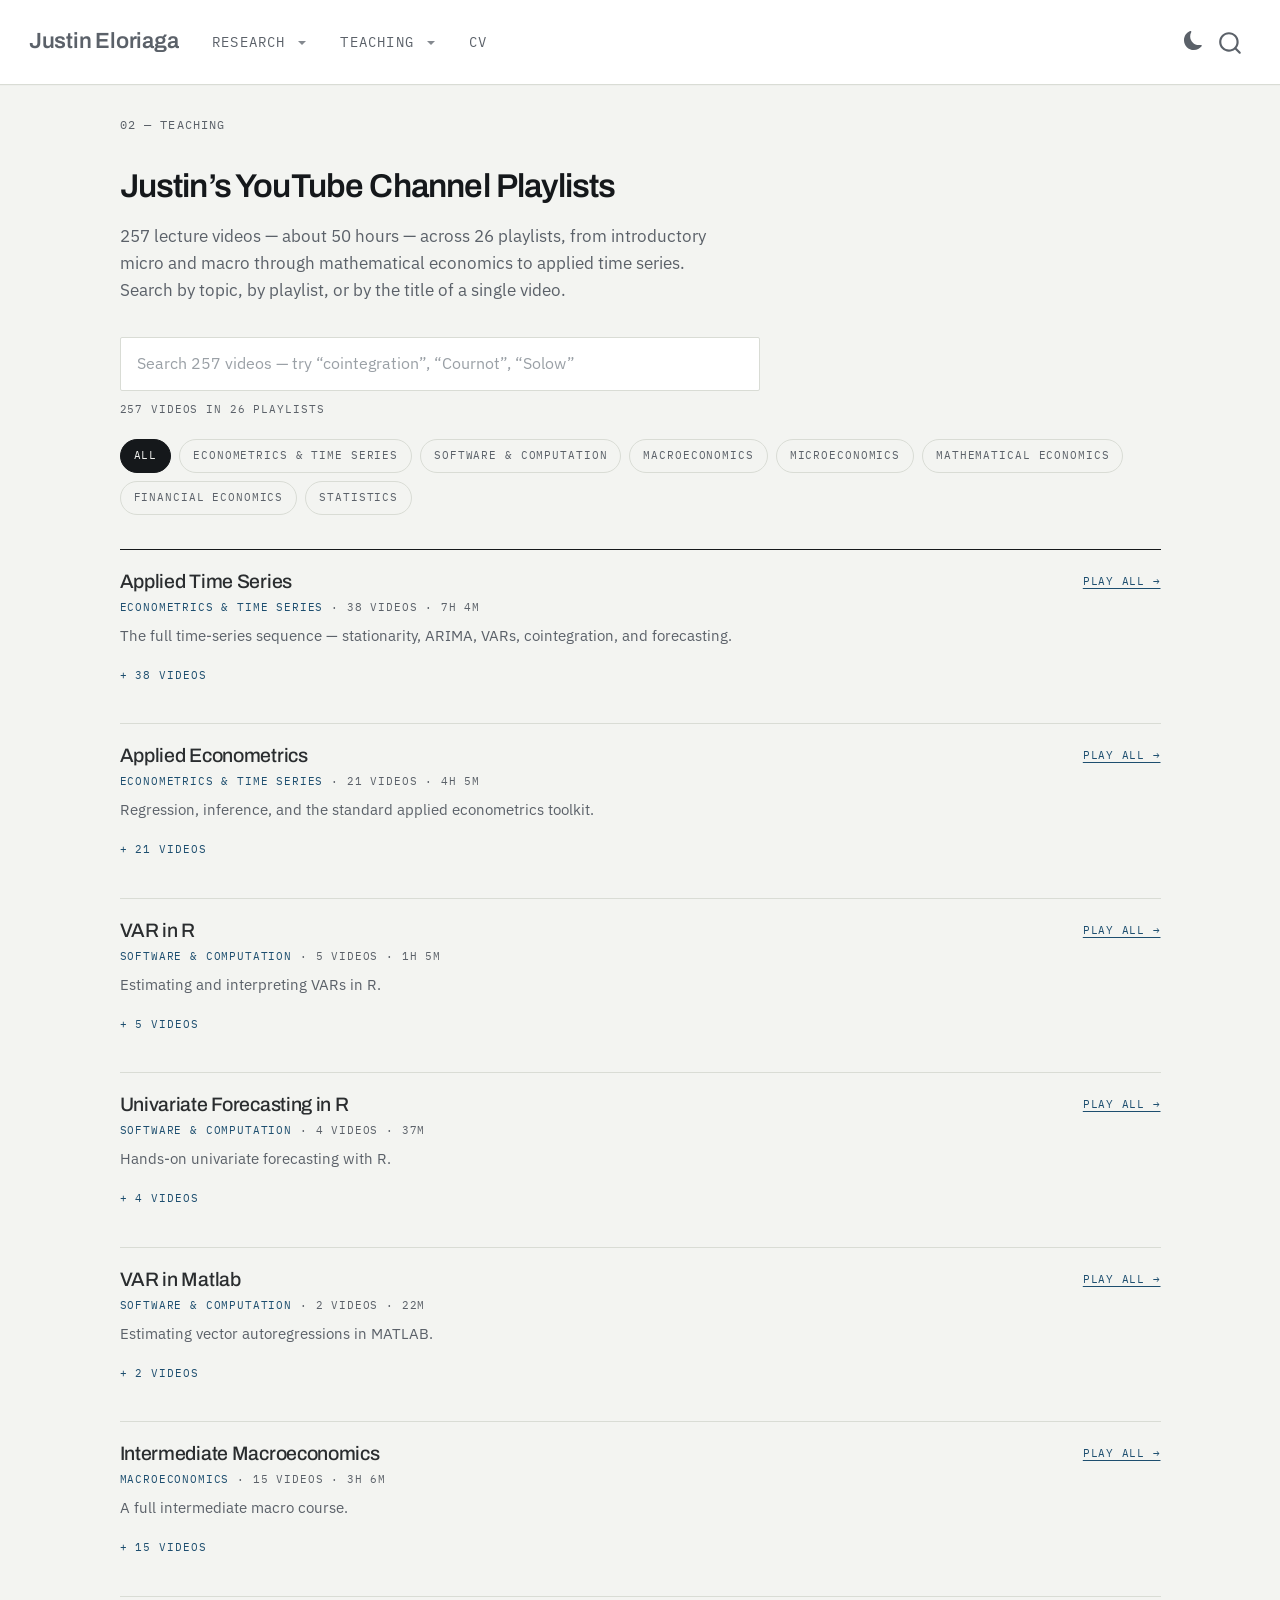
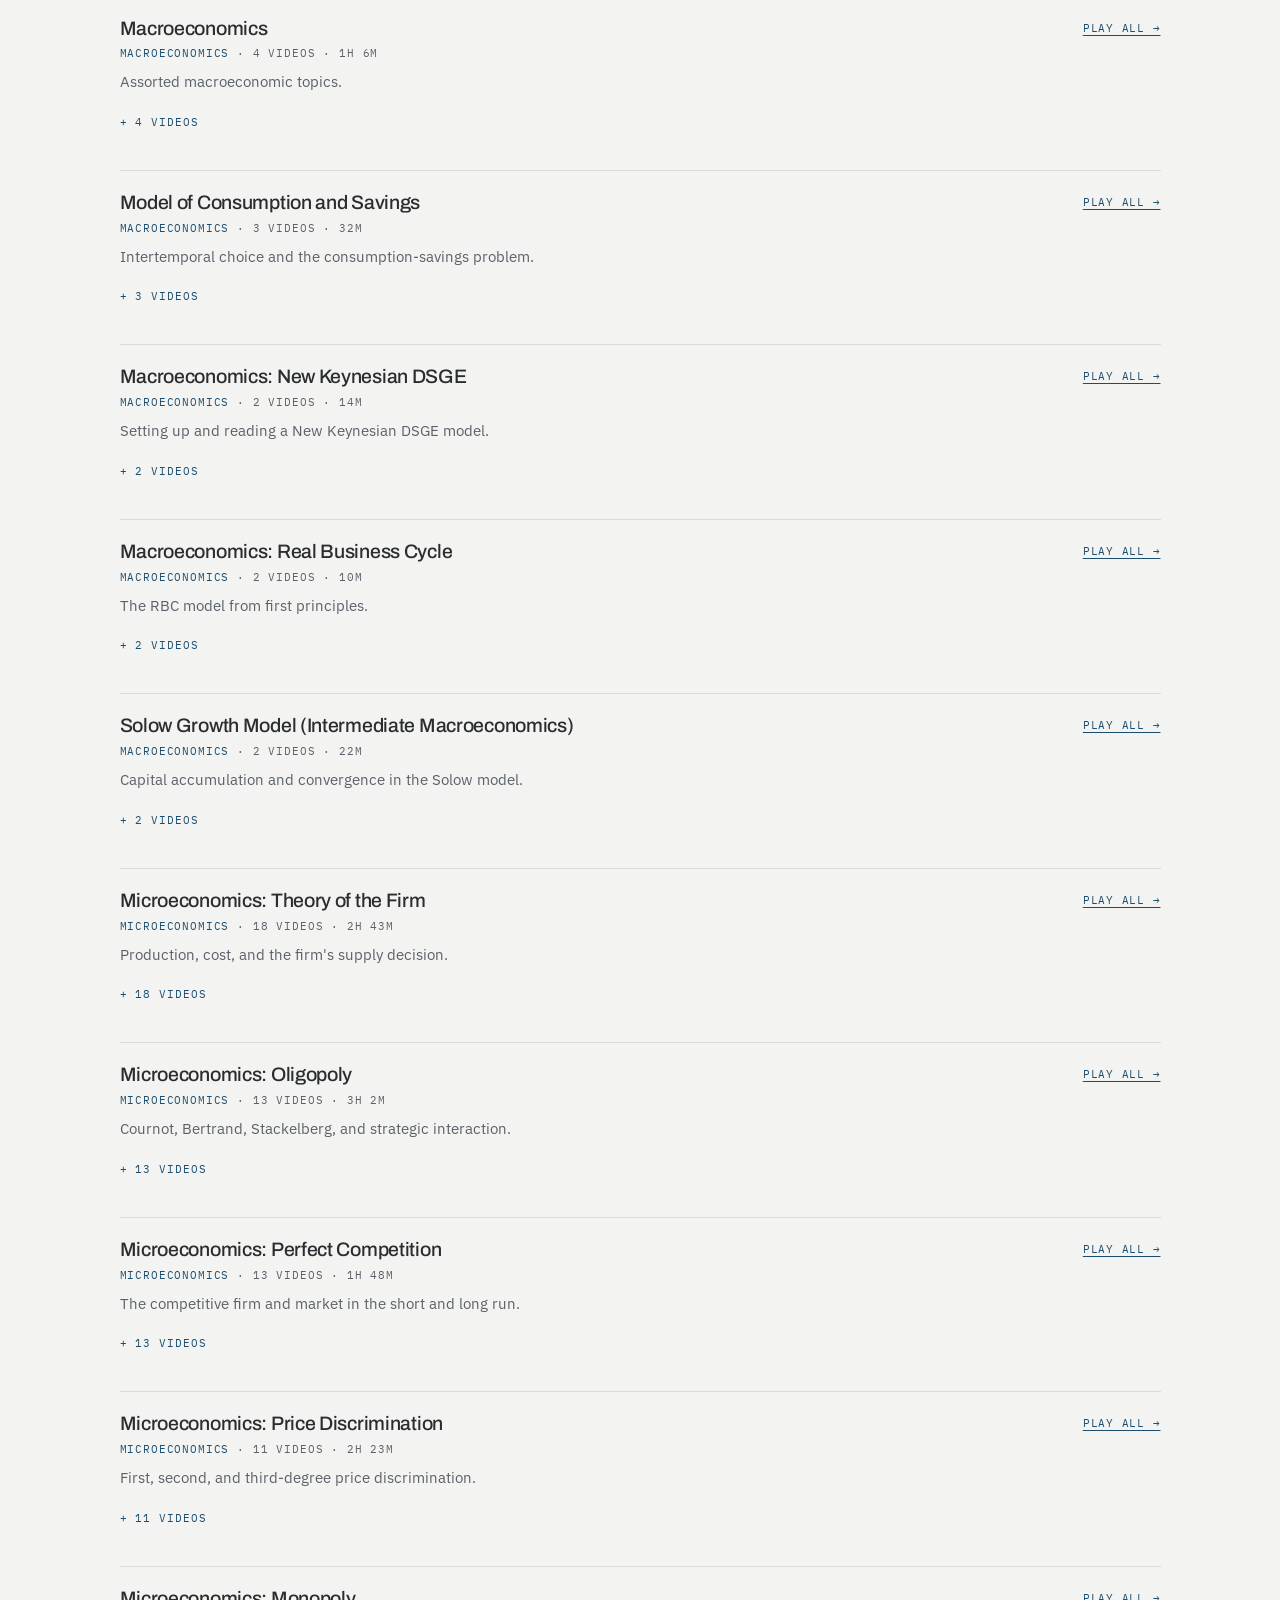
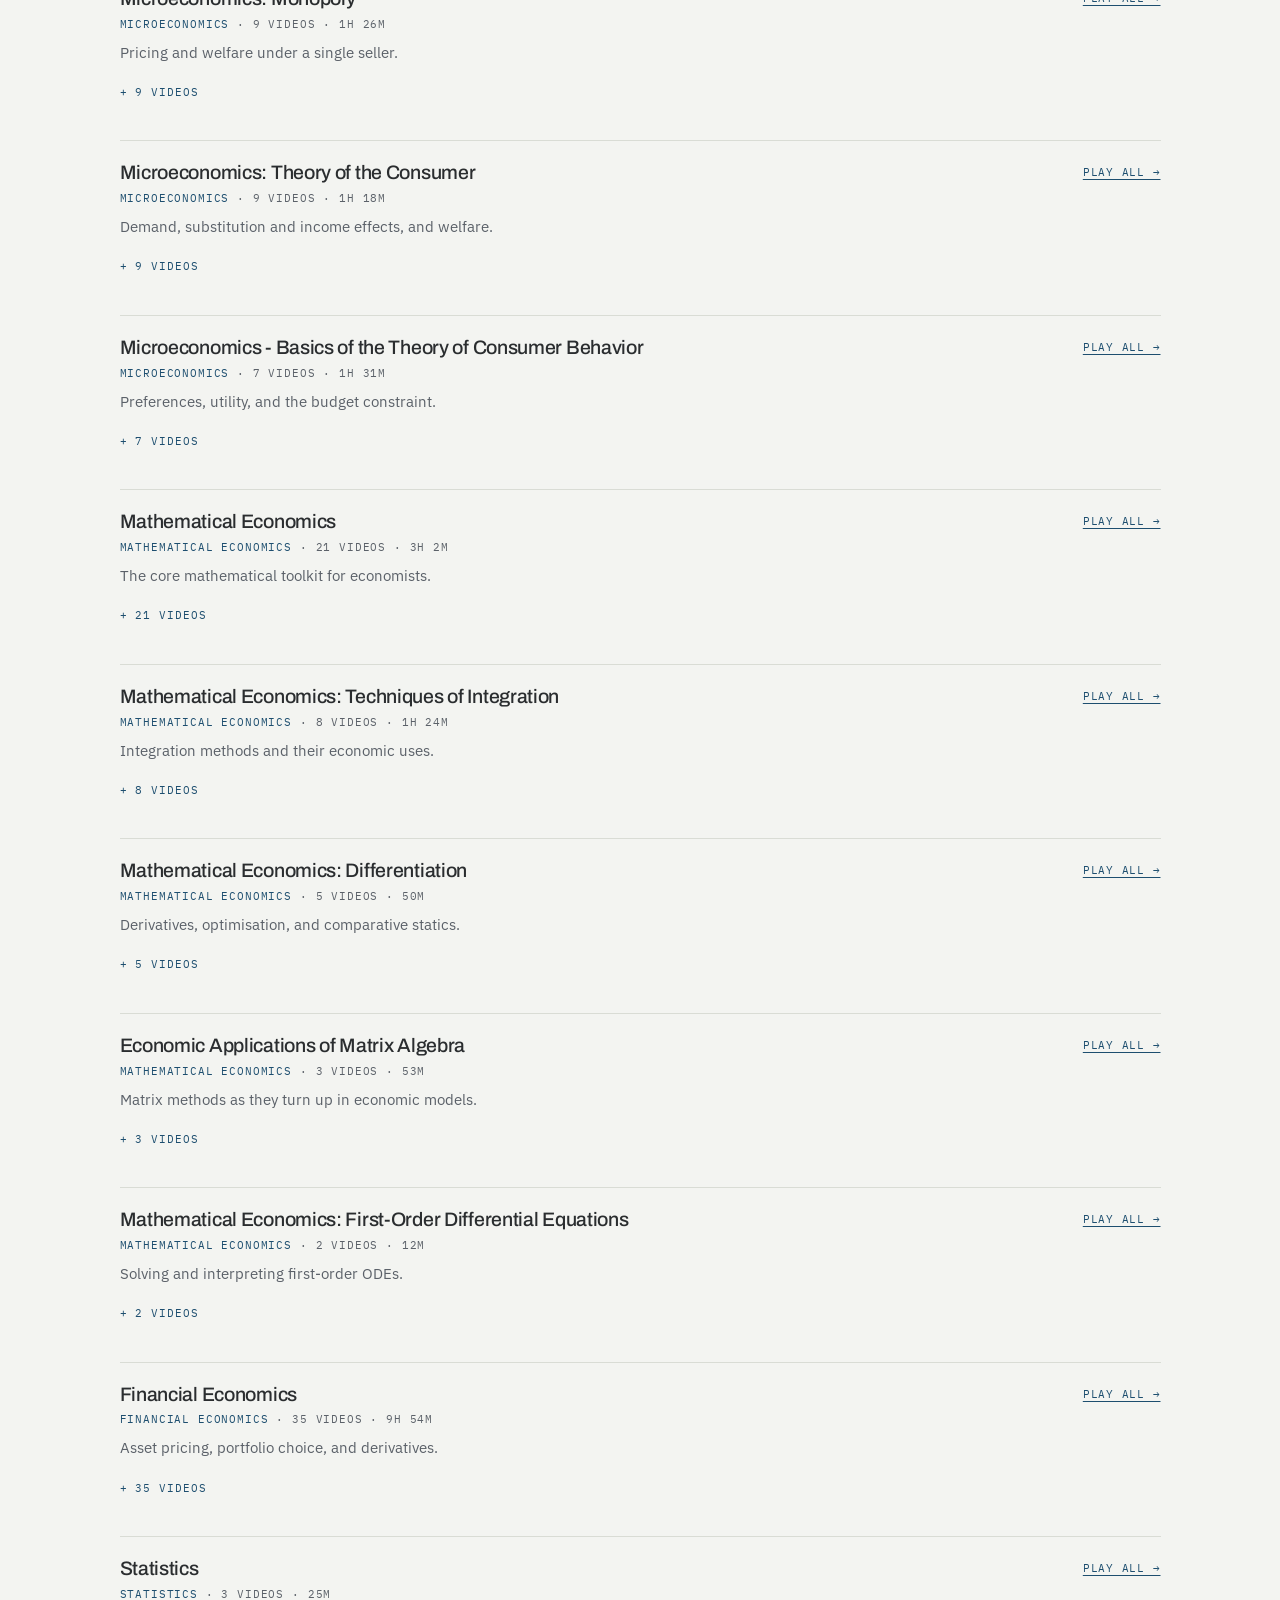
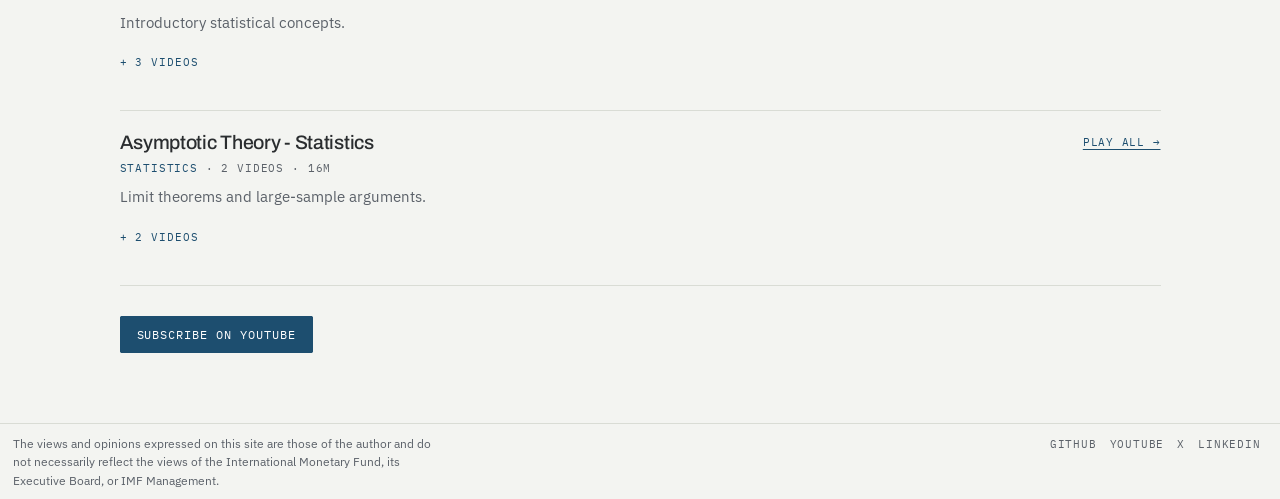
<file: docs/teaching-playlists/index.html>
<!DOCTYPE html>
<html xmlns="http://www.w3.org/1999/xhtml" lang="en" xml:lang="en"><head>

<meta charset="utf-8">
<meta name="generator" content="quarto-1.6.42">

<meta name="viewport" content="width=device-width, initial-scale=1.0, user-scalable=yes">


<title>Justin’s YouTube Channel Playlists – Justin Eloriaga</title>
<style>
code{white-space: pre-wrap;}
span.smallcaps{font-variant: small-caps;}
div.columns{display: flex; gap: min(4vw, 1.5em);}
div.column{flex: auto; overflow-x: auto;}
div.hanging-indent{margin-left: 1.5em; text-indent: -1.5em;}
ul.task-list{list-style: none;}
ul.task-list li input[type="checkbox"] {
  width: 0.8em;
  margin: 0 0.8em 0.2em -1em; /* quarto-specific, see https://github.com/quarto-dev/quarto-cli/issues/4556 */ 
  vertical-align: middle;
}
</style>


<script src="../site_libs/quarto-nav/quarto-nav.js"></script>
<script src="../site_libs/clipboard/clipboard.min.js"></script>
<script src="../site_libs/quarto-search/autocomplete.umd.js"></script>
<script src="../site_libs/quarto-search/fuse.min.js"></script>
<script src="../site_libs/quarto-search/quarto-search.js"></script>
<meta name="quarto:offset" content="../">
<link href="../img/portrait.jpg" rel="icon" type="image/jpeg">
<script src="../site_libs/quarto-html/quarto.js"></script>
<script src="../site_libs/quarto-html/popper.min.js"></script>
<script src="../site_libs/quarto-html/tippy.umd.min.js"></script>
<link href="../site_libs/quarto-html/tippy.css" rel="stylesheet">
<link href="../site_libs/quarto-html/quarto-syntax-highlighting-80ccc151e9db3cea0945e1d1239ee6ec.css" rel="stylesheet" class="quarto-color-scheme" id="quarto-text-highlighting-styles">
<link href="../site_libs/quarto-html/quarto-syntax-highlighting-dark-1633e04f8a4e8fd338dab390f960c182.css" rel="prefetch" class="quarto-color-scheme quarto-color-alternate" id="quarto-text-highlighting-styles">
<script src="../site_libs/bootstrap/bootstrap.min.js"></script>
<link href="../site_libs/bootstrap/bootstrap-icons.css" rel="stylesheet">
<link href="../site_libs/bootstrap/bootstrap-2996e0123c8dc29e96024742543a31db.min.css" rel="stylesheet" append-hash="true" class="quarto-color-scheme" id="quarto-bootstrap" data-mode="light">
<link href="../site_libs/bootstrap/bootstrap-dark-378c6db4e27dc6293f9fbc2ff74f58ae.min.css" rel="prefetch" append-hash="true" class="quarto-color-scheme quarto-color-alternate" id="quarto-bootstrap" data-mode="light">
<script id="quarto-search-options" type="application/json">{
  "location": "navbar",
  "copy-button": false,
  "collapse-after": 3,
  "panel-placement": "end",
  "type": "overlay",
  "limit": 50,
  "keyboard-shortcut": [
    "f",
    "/",
    "s"
  ],
  "show-item-context": false,
  "language": {
    "search-no-results-text": "No results",
    "search-matching-documents-text": "matching documents",
    "search-copy-link-title": "Copy link to search",
    "search-hide-matches-text": "Hide additional matches",
    "search-more-match-text": "more match in this document",
    "search-more-matches-text": "more matches in this document",
    "search-clear-button-title": "Clear",
    "search-text-placeholder": "",
    "search-detached-cancel-button-title": "Cancel",
    "search-submit-button-title": "Submit",
    "search-label": "Search"
  }
}</script>
<link rel="preconnect" href="https://fonts.googleapis.com">
<link rel="preconnect" href="https://fonts.gstatic.com" crossorigin="">
<link href="https://fonts.googleapis.com/css2?family=Archivo:wght@500;600;700&amp;family=IBM+Plex+Mono:wght@400;500&amp;family=IBM+Plex+Sans:wght@400;500;600&amp;display=swap" rel="stylesheet">


</head>

<body class="nav-fixed fullcontent">

<div id="quarto-search-results"></div>
  <header id="quarto-header" class="headroom fixed-top">
    <nav class="navbar navbar-expand-lg " data-bs-theme="dark">
      <div class="navbar-container container-fluid">
      <div class="navbar-brand-container mx-auto">
    <a class="navbar-brand" href="../index.html">
    <span class="navbar-title">Justin Eloriaga</span>
    </a>
  </div>
            <div id="quarto-search" class="" title="Search"></div>
          <button class="navbar-toggler" type="button" data-bs-toggle="collapse" data-bs-target="#navbarCollapse" aria-controls="navbarCollapse" role="menu" aria-expanded="false" aria-label="Toggle navigation" onclick="if (window.quartoToggleHeadroom) { window.quartoToggleHeadroom(); }">
  <span class="navbar-toggler-icon"></span>
</button>
          <div class="collapse navbar-collapse" id="navbarCollapse">
            <ul class="navbar-nav navbar-nav-scroll me-auto">
  <li class="nav-item dropdown ">
    <a class="nav-link dropdown-toggle" href="#" id="nav-menu-research" role="link" data-bs-toggle="dropdown" aria-expanded="false">
 <span class="menu-text">Research</span>
    </a>
    <ul class="dropdown-menu" aria-labelledby="nav-menu-research">    
        <li>
    <a class="dropdown-item" href="../research/index.html">
 <span class="dropdown-text">Papers</span></a>
  </li>  
        <li>
    <a class="dropdown-item" href="../research/policy-space/index.html">
 <span class="dropdown-text">Policy space dashboard</span></a>
  </li>  
        <li>
    <a class="dropdown-item" href="../research/policymaker-uncertainty/index.html">
 <span class="dropdown-text">Policymaker uncertainty dashboard</span></a>
  </li>  
    </ul>
  </li>
  <li class="nav-item dropdown ">
    <a class="nav-link dropdown-toggle" href="#" id="nav-menu-teaching" role="link" data-bs-toggle="dropdown" aria-expanded="false">
 <span class="menu-text">Teaching</span>
    </a>
    <ul class="dropdown-menu" aria-labelledby="nav-menu-teaching">    
        <li>
    <a class="dropdown-item" href="../lecture-materials/index.html">
 <span class="dropdown-text">Lecture materials</span></a>
  </li>  
        <li>
    <a class="dropdown-item" href="../teaching-playlists/index.html">
 <span class="dropdown-text">YouTube playlists</span></a>
  </li>  
    </ul>
  </li>
  <li class="nav-item">
    <a class="nav-link" href="../cv-and-short-bio/index.html"> 
<span class="menu-text">CV</span></a>
  </li>  
</ul>
          </div> <!-- /navcollapse -->
            <div class="quarto-navbar-tools">
  <a href="" class="quarto-color-scheme-toggle quarto-navigation-tool  px-1" onclick="window.quartoToggleColorScheme(); return false;" title="Toggle dark mode"><i class="bi"></i></a>
</div>
      </div> <!-- /container-fluid -->
    </nav>
</header>
<!-- content -->
<div id="quarto-content" class="quarto-container page-columns page-rows-contents page-layout-article page-navbar">
<!-- sidebar -->
<!-- margin-sidebar -->
    
<!-- main -->
<main class="content" id="quarto-document-content">

<header id="title-block-header" class="quarto-title-block default">
<div class="quarto-title">
<h1 class="title">Justin’s YouTube Channel Playlists</h1>
</div>



<div class="quarto-title-meta">

    
  
    
  </div>
  


</header>


<p class="mono eyebrow">
02 — Teaching
</p>
<section id="justins-youtube-channel-playlists" class="level1">
<h1>Justin’s YouTube Channel Playlists</h1>
<p class="lede">
257 lecture videos — about 50 hours — across 26 playlists, from introductory micro and macro through mathematical economics to applied time series. Search by topic, by playlist, or by the title of a single video.
</p>
<div class="pl-search">
  <input type="search" id="plq" placeholder="Search 257 videos — try “cointegration”, “Cournot”, “Solow”" autocomplete="off" aria-label="Search playlists and videos">
  <p class="pl-count" id="plcount"></p>
</div>

<div class="filters" role="group" aria-label="Filter playlists by topic">
  <button class="chip" data-topic="all" aria-pressed="true">All</button>
  <button class="chip" data-topic="Econometrics &amp; time series" aria-pressed="false">Econometrics &amp; time series</button>
  <button class="chip" data-topic="Software &amp; computation" aria-pressed="false">Software &amp; computation</button>
  <button class="chip" data-topic="Macroeconomics" aria-pressed="false">Macroeconomics</button>
  <button class="chip" data-topic="Microeconomics" aria-pressed="false">Microeconomics</button>
  <button class="chip" data-topic="Mathematical economics" aria-pressed="false">Mathematical economics</button>
  <button class="chip" data-topic="Financial economics" aria-pressed="false">Financial economics</button>
  <button class="chip" data-topic="Statistics" aria-pressed="false">Statistics</button>
</div>

<div class="pl-list" id="pllist">
  <article class="pl" data-topic="Econometrics &amp; time series">
    <div class="pl-head">
      <div>
        <h3 data-anchor-id="justins-youtube-channel-playlists">Applied Time Series</h3>
        <p class="pl-meta"><span class="pl-topic">Econometrics &amp; time series</span> · 38 videos · 7h 4m</p>
        <p class="pl-blurb">The full time-series sequence — stationarity, ARIMA, VARs, cointegration, and forecasting.</p>
      </div>
      <a class="pl-play" href="https://www.youtube.com/playlist?list=PLEuzmtv9IuT_vg5oE0lQyZR-wgbVeGztt" target="_blank" rel="noopener">Play all →</a>
    </div>
    <details class="pl-videos">
      <summary>38 videos</summary>
      <ol>
      <li><a href="https://www.youtube.com/watch?v=RJzmHkGWCxs&amp;list=PLEuzmtv9IuT_vg5oE0lQyZR-wgbVeGztt" target="_blank" rel="noopener"><span class="vt">Introduction to Time Series Data and Stationarity</span><span class="vd">12:12</span></a></li>
      <li><a href="https://www.youtube.com/watch?v=aggBVXM4fL8&amp;list=PLEuzmtv9IuT_vg5oE0lQyZR-wgbVeGztt" target="_blank" rel="noopener"><span class="vt">Stochastic Process vs Time Series</span><span class="vd">8:03</span></a></li>
      <li><a href="https://www.youtube.com/watch?v=sqZtT6o6B6U&amp;list=PLEuzmtv9IuT_vg5oE0lQyZR-wgbVeGztt" target="_blank" rel="noopener"><span class="vt">Weak Stationarity vs Strong Stationarity</span><span class="vd">7:34</span></a></li>
      <li><a href="https://www.youtube.com/watch?v=3lGdpYQi_nQ&amp;list=PLEuzmtv9IuT_vg5oE0lQyZR-wgbVeGztt" target="_blank" rel="noopener"><span class="vt">Non-Stationarity and Differencing</span><span class="vd">14:35</span></a></li>
      <li><a href="https://www.youtube.com/watch?v=g5-A8r6WF5I&amp;list=PLEuzmtv9IuT_vg5oE0lQyZR-wgbVeGztt" target="_blank" rel="noopener"><span class="vt">On Autocovariances and Weak Stationarity</span><span class="vd">6:35</span></a></li>
      <li><a href="https://www.youtube.com/watch?v=RpdbO1W-Avs&amp;list=PLEuzmtv9IuT_vg5oE0lQyZR-wgbVeGztt" target="_blank" rel="noopener"><span class="vt">White Noise Process</span><span class="vd">6:04</span></a></li>
      <li><a href="https://www.youtube.com/watch?v=3MQHVETDLx0&amp;list=PLEuzmtv9IuT_vg5oE0lQyZR-wgbVeGztt" target="_blank" rel="noopener"><span class="vt">Autocorrelation Coefficient</span><span class="vd">7:14</span></a></li>
      <li><a href="https://www.youtube.com/watch?v=CEZjWYCfd8E&amp;list=PLEuzmtv9IuT_vg5oE0lQyZR-wgbVeGztt" target="_blank" rel="noopener"><span class="vt">Introduction to the Moving Average Model</span><span class="vd">5:13</span></a></li>
      <li><a href="https://www.youtube.com/watch?v=FsG4ya2x3_s&amp;list=PLEuzmtv9IuT_vg5oE0lQyZR-wgbVeGztt" target="_blank" rel="noopener"><span class="vt">Properties of a Moving Average Model</span><span class="vd">10:42</span></a></li>
      <li><a href="https://www.youtube.com/watch?v=asVnB6imZEI&amp;list=PLEuzmtv9IuT_vg5oE0lQyZR-wgbVeGztt" target="_blank" rel="noopener"><span class="vt">Naive Forecasting Using a Moving Average Model</span><span class="vd">16:49</span></a></li>
      <li><a href="https://www.youtube.com/watch?v=0rmPxzc6-Zk&amp;list=PLEuzmtv9IuT_vg5oE0lQyZR-wgbVeGztt" target="_blank" rel="noopener"><span class="vt">Introduction to the Autoregressive Model</span><span class="vd">3:23</span></a></li>
      <li><a href="https://www.youtube.com/watch?v=4PdqvpDDdV0&amp;list=PLEuzmtv9IuT_vg5oE0lQyZR-wgbVeGztt" target="_blank" rel="noopener"><span class="vt">The Stationarity Condition and the Characteristic Equation</span><span class="vd">11:30</span></a></li>
      <li><a href="https://www.youtube.com/watch?v=qcF4VyZq8Xs&amp;list=PLEuzmtv9IuT_vg5oE0lQyZR-wgbVeGztt" target="_blank" rel="noopener"><span class="vt">Naive Forecasting using the Autoregressive Model</span><span class="vd">14:03</span></a></li>
      <li><a href="https://www.youtube.com/watch?v=2_aed9ZLnHI&amp;list=PLEuzmtv9IuT_vg5oE0lQyZR-wgbVeGztt" target="_blank" rel="noopener"><span class="vt">Identification of a Time Series using the ACF and PACF</span><span class="vd">5:09</span></a></li>
      <li><a href="https://www.youtube.com/watch?v=c6tIuThj5ZA&amp;list=PLEuzmtv9IuT_vg5oE0lQyZR-wgbVeGztt" target="_blank" rel="noopener"><span class="vt">Unit Roots and Tests for Non-Stationarity</span><span class="vd">17:28</span></a></li>
      <li><a href="https://www.youtube.com/watch?v=4784Ait88G8&amp;list=PLEuzmtv9IuT_vg5oE0lQyZR-wgbVeGztt" target="_blank" rel="noopener"><span class="vt">Forecasting Bitcoin Prices using Prophet in R</span><span class="vd">6:43</span></a></li>
      <li><a href="https://www.youtube.com/watch?v=OiRflXLwjHc&amp;list=PLEuzmtv9IuT_vg5oE0lQyZR-wgbVeGztt" target="_blank" rel="noopener"><span class="vt">Comparing the ACF and PACF of an AR, MA, and ARMA Process in R</span><span class="vd">8:51</span></a></li>
      <li><a href="https://www.youtube.com/watch?v=Jgg3fQ_9NDg&amp;list=PLEuzmtv9IuT_vg5oE0lQyZR-wgbVeGztt" target="_blank" rel="noopener"><span class="vt">Akaike, Schwarz's Bayesian, and Hannan-Quinn Information Criterion</span><span class="vd">8:12</span></a></li>
      <li><a href="https://www.youtube.com/watch?v=IiZ_SNBlZhw&amp;list=PLEuzmtv9IuT_vg5oE0lQyZR-wgbVeGztt" target="_blank" rel="noopener"><span class="vt">Loading, Graphing, and Decomposing a Time Series in R</span><span class="vd">10:11</span></a></li>
      <li><a href="https://www.youtube.com/watch?v=iIYZn2eCKdo&amp;list=PLEuzmtv9IuT_vg5oE0lQyZR-wgbVeGztt" target="_blank" rel="noopener"><span class="vt">Testing for Non-Stationarity in R</span><span class="vd">7:46</span></a></li>
      <li><a href="https://www.youtube.com/watch?v=dXWy5nleaSg&amp;list=PLEuzmtv9IuT_vg5oE0lQyZR-wgbVeGztt" target="_blank" rel="noopener"><span class="vt">Auto ARIMA in R</span><span class="vd">13:07</span></a></li>
      <li><a href="https://www.youtube.com/watch?v=JujzVxxTxX0&amp;list=PLEuzmtv9IuT_vg5oE0lQyZR-wgbVeGztt" target="_blank" rel="noopener"><span class="vt">In-sample Forecasting and Diagnostics in R</span><span class="vd">15:38</span></a></li>
      <li><a href="https://www.youtube.com/watch?v=4upPIMvi0Lk&amp;list=PLEuzmtv9IuT_vg5oE0lQyZR-wgbVeGztt" target="_blank" rel="noopener"><span class="vt">Out of Sample Forecasting in R</span><span class="vd">4:22</span></a></li>
      <li><a href="https://www.youtube.com/watch?v=z-rI2frzMeM&amp;list=PLEuzmtv9IuT_vg5oE0lQyZR-wgbVeGztt" target="_blank" rel="noopener"><span class="vt">Wold's Decomposition Representation</span><span class="vd">7:57</span></a></li>
      <li><a href="https://www.youtube.com/watch?v=UYRFYWNxX4c&amp;list=PLEuzmtv9IuT_vg5oE0lQyZR-wgbVeGztt" target="_blank" rel="noopener"><span class="vt">Building a VAR Model in R</span><span class="vd">15:40</span></a></li>
      <li><a href="https://www.youtube.com/watch?v=qyGlB4cqZ9Q&amp;list=PLEuzmtv9IuT_vg5oE0lQyZR-wgbVeGztt" target="_blank" rel="noopener"><span class="vt">VAR Diagnostics in R</span><span class="vd">5:39</span></a></li>
      <li><a href="https://www.youtube.com/watch?v=aX8IANxjucA&amp;list=PLEuzmtv9IuT_vg5oE0lQyZR-wgbVeGztt" target="_blank" rel="noopener"><span class="vt">Granger Causality, Impulse Response, Variance Decomposition, and Forecasting in VAR using R</span><span class="vd">13:36</span></a></li>
      <li><a href="https://www.youtube.com/watch?v=hwB2TbhqgH0&amp;list=PLEuzmtv9IuT_vg5oE0lQyZR-wgbVeGztt" target="_blank" rel="noopener"><span class="vt">Structural Vector Autoregression in R</span><span class="vd">18:23</span></a></li>
      <li><a href="https://www.youtube.com/watch?v=VjMLj7crVkw&amp;list=PLEuzmtv9IuT_vg5oE0lQyZR-wgbVeGztt" target="_blank" rel="noopener"><span class="vt">Johansen Cointegration Test in R</span><span class="vd">11:04</span></a></li>
      <li><a href="https://www.youtube.com/watch?v=H9UrQScYk6o&amp;list=PLEuzmtv9IuT_vg5oE0lQyZR-wgbVeGztt" target="_blank" rel="noopener"><span class="vt">Forecasting Coronavirus Cases using Prophet in R</span><span class="vd">10:08</span></a></li>
      <li><a href="https://www.youtube.com/watch?v=H64ucBjgY6w&amp;list=PLEuzmtv9IuT_vg5oE0lQyZR-wgbVeGztt" target="_blank" rel="noopener"><span class="vt">Causal Impact Analysis in Time Series using R</span><span class="vd">11:48</span></a></li>
      <li><a href="https://www.youtube.com/watch?v=ZF6Ew9L7N_8&amp;list=PLEuzmtv9IuT_vg5oE0lQyZR-wgbVeGztt" target="_blank" rel="noopener"><span class="vt">Building a Vector Error Correction Model in R</span><span class="vd">15:22</span></a></li>
      <li><a href="https://www.youtube.com/watch?v=zS0jvezhwZQ&amp;list=PLEuzmtv9IuT_vg5oE0lQyZR-wgbVeGztt" target="_blank" rel="noopener"><span class="vt">Graphically Comparing Forecasts in R</span><span class="vd">10:32</span></a></li>
      <li><a href="https://www.youtube.com/watch?v=qoihlzu7CcM&amp;list=PLEuzmtv9IuT_vg5oE0lQyZR-wgbVeGztt" target="_blank" rel="noopener"><span class="vt">Building an ARDL Model in R</span><span class="vd">8:03</span></a></li>
      <li><a href="https://www.youtube.com/watch?v=pk9lho3So-E&amp;list=PLEuzmtv9IuT_vg5oE0lQyZR-wgbVeGztt" target="_blank" rel="noopener"><span class="vt">Panel VAR in R</span><span class="vd">11:59</span></a></li>
      <li><a href="https://www.youtube.com/watch?v=2Vtrrno-ChQ&amp;list=PLEuzmtv9IuT_vg5oE0lQyZR-wgbVeGztt" target="_blank" rel="noopener"><span class="vt">Error Corrections Explained</span><span class="vd">14:39</span></a></li>
      <li><a href="https://www.youtube.com/watch?v=e6CgA1TuZiA&amp;list=PLEuzmtv9IuT_vg5oE0lQyZR-wgbVeGztt" target="_blank" rel="noopener"><span class="vt">Introduction to the Vector Error Correction Model</span><span class="vd">12:33</span></a></li>
      <li><a href="https://www.youtube.com/watch?v=cIG8l3cADz0&amp;list=PLEuzmtv9IuT_vg5oE0lQyZR-wgbVeGztt" target="_blank" rel="noopener"><span class="vt">Introduction to the Structural Vector Autoregression (SVAR)</span><span class="vd">36:00</span></a></li>
      </ol>
    </details>
  </article>
  <article class="pl" data-topic="Econometrics &amp; time series">
    <div class="pl-head">
      <div>
        <h3>Applied Econometrics</h3>
        <p class="pl-meta"><span class="pl-topic">Econometrics &amp; time series</span> · 21 videos · 4h 5m</p>
        <p class="pl-blurb">Regression, inference, and the standard applied econometrics toolkit.</p>
      </div>
      <a class="pl-play" href="https://www.youtube.com/playlist?list=PLEuzmtv9IuT9ot5UyUDakYM-EVsq_Ngq6" target="_blank" rel="noopener">Play all →</a>
    </div>
    <details class="pl-videos">
      <summary>21 videos</summary>
      <ol>
      <li><a href="https://www.youtube.com/watch?v=VDNsqb6oJAQ&amp;list=PLEuzmtv9IuT9ot5UyUDakYM-EVsq_Ngq6" target="_blank" rel="noopener"><span class="vt">Introduction to Applied Econometrics</span><span class="vd">20:33</span></a></li>
      <li><a href="https://www.youtube.com/watch?v=BN-FTZ7qvN0&amp;list=PLEuzmtv9IuT9ot5UyUDakYM-EVsq_Ngq6" target="_blank" rel="noopener"><span class="vt">Types of Datasets and Variables in Econometrics</span><span class="vd">11:35</span></a></li>
      <li><a href="https://www.youtube.com/watch?v=iMrWMMUFSdM&amp;list=PLEuzmtv9IuT9ot5UyUDakYM-EVsq_Ngq6" target="_blank" rel="noopener"><span class="vt">Deriving the Betas in a Bivariate CLRM</span><span class="vd">14:30</span></a></li>
      <li><a href="https://www.youtube.com/watch?v=9Z9Ozkr3MvM&amp;list=PLEuzmtv9IuT9ot5UyUDakYM-EVsq_Ngq6" target="_blank" rel="noopener"><span class="vt">Bivariate Regression in R</span><span class="vd">11:38</span></a></li>
      <li><a href="https://www.youtube.com/watch?v=fXUXMMYEHpc&amp;list=PLEuzmtv9IuT9ot5UyUDakYM-EVsq_Ngq6" target="_blank" rel="noopener"><span class="vt">The Wald's Test of Linear Restrictions</span><span class="vd">10:28</span></a></li>
      <li><a href="https://www.youtube.com/watch?v=9DhexHduEGA&amp;list=PLEuzmtv9IuT9ot5UyUDakYM-EVsq_Ngq6" target="_blank" rel="noopener"><span class="vt">Definition and Degrees of Multicollinearity</span><span class="vd">9:40</span></a></li>
      <li><a href="https://www.youtube.com/watch?v=L6QZOsSu1FM&amp;list=PLEuzmtv9IuT9ot5UyUDakYM-EVsq_Ngq6" target="_blank" rel="noopener"><span class="vt">Auxiliary Regressions for Multicollinearity using STATA</span><span class="vd">8:23</span></a></li>
      <li><a href="https://www.youtube.com/watch?v=Io-QwwFImUo&amp;list=PLEuzmtv9IuT9ot5UyUDakYM-EVsq_Ngq6" target="_blank" rel="noopener"><span class="vt">Consequences of Multicollinearity</span><span class="vd">7:48</span></a></li>
      <li><a href="https://www.youtube.com/watch?v=AGBdDCbEBuU&amp;list=PLEuzmtv9IuT9ot5UyUDakYM-EVsq_Ngq6" target="_blank" rel="noopener"><span class="vt">Variance Inflating Factor and Tolerance</span><span class="vd">8:18</span></a></li>
      <li><a href="https://www.youtube.com/watch?v=2HQxVmrX57M&amp;list=PLEuzmtv9IuT9ot5UyUDakYM-EVsq_Ngq6" target="_blank" rel="noopener"><span class="vt">Testing for Multicollinearity in R</span><span class="vd">5:29</span></a></li>
      <li><a href="https://www.youtube.com/watch?v=b02s2DdRvzM&amp;list=PLEuzmtv9IuT9ot5UyUDakYM-EVsq_Ngq6" target="_blank" rel="noopener"><span class="vt">Panel Data Models (Pooled OLS, FE, RE, LSDVs) in STATA</span><span class="vd">13:39</span></a></li>
      <li><a href="https://www.youtube.com/watch?v=cm29i-n53SM&amp;list=PLEuzmtv9IuT9ot5UyUDakYM-EVsq_Ngq6" target="_blank" rel="noopener"><span class="vt">Quantile Regression in R</span><span class="vd">12:31</span></a></li>
      <li><a href="https://www.youtube.com/watch?v=3sC1oMBj_sE&amp;list=PLEuzmtv9IuT9ot5UyUDakYM-EVsq_Ngq6" target="_blank" rel="noopener"><span class="vt">Unbiasedness of the Instrumental Variable Estimator</span><span class="vd">11:00</span></a></li>
      <li><a href="https://www.youtube.com/watch?v=T-mhKVfaLt4&amp;list=PLEuzmtv9IuT9ot5UyUDakYM-EVsq_Ngq6" target="_blank" rel="noopener"><span class="vt">Proof: Trace of Annihilator Matrix</span><span class="vd">2:32</span></a></li>
      <li><a href="https://www.youtube.com/watch?v=JQRoRNz3cvE&amp;list=PLEuzmtv9IuT9ot5UyUDakYM-EVsq_Ngq6" target="_blank" rel="noopener"><span class="vt">Proof: Ridge Regression Estimator is Consistent</span><span class="vd">5:32</span></a></li>
      <li><a href="https://www.youtube.com/watch?v=oWe9nx5thUs&amp;list=PLEuzmtv9IuT9ot5UyUDakYM-EVsq_Ngq6" target="_blank" rel="noopener"><span class="vt">Proof: Asymptotic Variance of GMM</span><span class="vd">13:14</span></a></li>
      <li><a href="https://www.youtube.com/watch?v=YZBIV_yhHAs&amp;list=PLEuzmtv9IuT9ot5UyUDakYM-EVsq_Ngq6" target="_blank" rel="noopener"><span class="vt">Introduction to Logit and Probit</span><span class="vd">20:23</span></a></li>
      <li><a href="https://www.youtube.com/watch?v=rrxNQ6luxLw&amp;list=PLEuzmtv9IuT9ot5UyUDakYM-EVsq_Ngq6" target="_blank" rel="noopener"><span class="vt">Introduction to Panel Data Models</span><span class="vd">16:53</span></a></li>
      <li><a href="https://www.youtube.com/watch?v=BYaJRX0Q688&amp;list=PLEuzmtv9IuT9ot5UyUDakYM-EVsq_Ngq6" target="_blank" rel="noopener"><span class="vt">First Differences Panel Data Model</span><span class="vd">7:00</span></a></li>
      <li><a href="https://www.youtube.com/watch?v=v57WozC3wiE&amp;list=PLEuzmtv9IuT9ot5UyUDakYM-EVsq_Ngq6" target="_blank" rel="noopener"><span class="vt">Fixed Effects and LSDVs</span><span class="vd">19:50</span></a></li>
      <li><a href="https://www.youtube.com/watch?v=Jtm-hGVCujU&amp;list=PLEuzmtv9IuT9ot5UyUDakYM-EVsq_Ngq6" target="_blank" rel="noopener"><span class="vt">Random Effects Model</span><span class="vd">14:32</span></a></li>
      </ol>
    </details>
  </article>
  <article class="pl" data-topic="Software &amp; computation">
    <div class="pl-head">
      <div>
        <h3>VAR in R</h3>
        <p class="pl-meta"><span class="pl-topic">Software &amp; computation</span> · 5 videos · 1h 5m</p>
        <p class="pl-blurb">Estimating and interpreting VARs in R.</p>
      </div>
      <a class="pl-play" href="https://www.youtube.com/playlist?list=PLEuzmtv9IuT88IrQDHqz100twn85HxWfV" target="_blank" rel="noopener">Play all →</a>
    </div>
    <details class="pl-videos">
      <summary>5 videos</summary>
      <ol>
      <li><a href="https://www.youtube.com/watch?v=UYRFYWNxX4c&amp;list=PLEuzmtv9IuT88IrQDHqz100twn85HxWfV" target="_blank" rel="noopener"><span class="vt">Building a VAR Model in R</span><span class="vd">15:40</span></a></li>
      <li><a href="https://www.youtube.com/watch?v=qyGlB4cqZ9Q&amp;list=PLEuzmtv9IuT88IrQDHqz100twn85HxWfV" target="_blank" rel="noopener"><span class="vt">VAR Diagnostics in R</span><span class="vd">5:39</span></a></li>
      <li><a href="https://www.youtube.com/watch?v=aX8IANxjucA&amp;list=PLEuzmtv9IuT88IrQDHqz100twn85HxWfV" target="_blank" rel="noopener"><span class="vt">Granger Causality, Impulse Response, Variance Decomposition, and Forecasting in VAR using R</span><span class="vd">13:36</span></a></li>
      <li><a href="https://www.youtube.com/watch?v=hwB2TbhqgH0&amp;list=PLEuzmtv9IuT88IrQDHqz100twn85HxWfV" target="_blank" rel="noopener"><span class="vt">Structural Vector Autoregression in R</span><span class="vd">18:23</span></a></li>
      <li><a href="https://www.youtube.com/watch?v=pk9lho3So-E&amp;list=PLEuzmtv9IuT88IrQDHqz100twn85HxWfV" target="_blank" rel="noopener"><span class="vt">Panel VAR in R</span><span class="vd">11:59</span></a></li>
      </ol>
    </details>
  </article>
  <article class="pl" data-topic="Software &amp; computation">
    <div class="pl-head">
      <div>
        <h3>Univariate Forecasting in R</h3>
        <p class="pl-meta"><span class="pl-topic">Software &amp; computation</span> · 4 videos · 37m</p>
        <p class="pl-blurb">Hands-on univariate forecasting with R.</p>
      </div>
      <a class="pl-play" href="https://www.youtube.com/playlist?list=PLEuzmtv9IuT9Q9MPA2vBH0JGAY3wxzZVM" target="_blank" rel="noopener">Play all →</a>
    </div>
    <details class="pl-videos">
      <summary>4 videos</summary>
      <ol>
      <li><a href="https://www.youtube.com/watch?v=IiZ_SNBlZhw&amp;list=PLEuzmtv9IuT9Q9MPA2vBH0JGAY3wxzZVM" target="_blank" rel="noopener"><span class="vt">Loading, Graphing, and Decomposing a Time Series in R</span><span class="vd">10:11</span></a></li>
      <li><a href="https://www.youtube.com/watch?v=iIYZn2eCKdo&amp;list=PLEuzmtv9IuT9Q9MPA2vBH0JGAY3wxzZVM" target="_blank" rel="noopener"><span class="vt">Testing for Non-Stationarity in R</span><span class="vd">7:46</span></a></li>
      <li><a href="https://www.youtube.com/watch?v=JujzVxxTxX0&amp;list=PLEuzmtv9IuT9Q9MPA2vBH0JGAY3wxzZVM" target="_blank" rel="noopener"><span class="vt">In-sample Forecasting and Diagnostics in R</span><span class="vd">15:38</span></a></li>
      <li><a href="https://www.youtube.com/watch?v=4upPIMvi0Lk&amp;list=PLEuzmtv9IuT9Q9MPA2vBH0JGAY3wxzZVM" target="_blank" rel="noopener"><span class="vt">Out of Sample Forecasting in R</span><span class="vd">4:22</span></a></li>
      </ol>
    </details>
  </article>
  <article class="pl" data-topic="Software &amp; computation">
    <div class="pl-head">
      <div>
        <h3>VAR in Matlab</h3>
        <p class="pl-meta"><span class="pl-topic">Software &amp; computation</span> · 2 videos · 22m</p>
        <p class="pl-blurb">Estimating vector autoregressions in MATLAB.</p>
      </div>
      <a class="pl-play" href="https://www.youtube.com/playlist?list=PLEuzmtv9IuT9akbAjVytZQ3S2LrvnqeUN" target="_blank" rel="noopener">Play all →</a>
    </div>
    <details class="pl-videos">
      <summary>2 videos</summary>
      <ol>
      <li><a href="https://www.youtube.com/watch?v=_3dcxJyVVJo&amp;list=PLEuzmtv9IuT9akbAjVytZQ3S2LrvnqeUN" target="_blank" rel="noopener"><span class="vt">VAR in MATLAB  (Part 1): Loading, Plotting, and Differencing Data</span><span class="vd">10:41</span></a></li>
      <li><a href="https://www.youtube.com/watch?v=xQH5frLhEFg&amp;list=PLEuzmtv9IuT9akbAjVytZQ3S2LrvnqeUN" target="_blank" rel="noopener"><span class="vt">VAR in MATLAB (Part 2): Building the VAR Model</span><span class="vd">11:43</span></a></li>
      </ol>
    </details>
  </article>
  <article class="pl" data-topic="Macroeconomics">
    <div class="pl-head">
      <div>
        <h3>Intermediate Macroeconomics</h3>
        <p class="pl-meta"><span class="pl-topic">Macroeconomics</span> · 15 videos · 3h 6m</p>
        <p class="pl-blurb">A full intermediate macro course.</p>
      </div>
      <a class="pl-play" href="https://www.youtube.com/playlist?list=PLEuzmtv9IuT9Q1PL_Or9MtFRLxSmNHP6p" target="_blank" rel="noopener">Play all →</a>
    </div>
    <details class="pl-videos">
      <summary>15 videos</summary>
      <ol>
      <li><a href="https://www.youtube.com/watch?v=eGLwHvyoHcM&amp;list=PLEuzmtv9IuT9Q1PL_Or9MtFRLxSmNHP6p" target="_blank" rel="noopener"><span class="vt">Example on the Consumption-Leisure Choice Model</span><span class="vd">12:13</span></a></li>
      <li><a href="https://www.youtube.com/watch?v=_XMfT7HjDFE&amp;list=PLEuzmtv9IuT9Q1PL_Or9MtFRLxSmNHP6p" target="_blank" rel="noopener"><span class="vt">Example on the Consumption-Leisure Choice Model</span><span class="vd">11:10</span></a></li>
      <li><a href="https://www.youtube.com/watch?v=k2yevzBCwRw&amp;list=PLEuzmtv9IuT9Q1PL_Or9MtFRLxSmNHP6p" target="_blank" rel="noopener"><span class="vt">Example of a Two-Period Model of Consumption and Savings (Part 1)</span><span class="vd">11:05</span></a></li>
      <li><a href="https://www.youtube.com/watch?v=Nfyk21H80co&amp;list=PLEuzmtv9IuT9Q1PL_Or9MtFRLxSmNHP6p" target="_blank" rel="noopener"><span class="vt">Example of a Two-Period Model of Consumption and Savings (Part 2)</span><span class="vd">9:42</span></a></li>
      <li><a href="https://www.youtube.com/watch?v=fYlHVqd9FeM&amp;list=PLEuzmtv9IuT9Q1PL_Or9MtFRLxSmNHP6p" target="_blank" rel="noopener"><span class="vt">Example of a Multi-Period Model of Consumption and Savings</span><span class="vd">11:47</span></a></li>
      <li><a href="https://www.youtube.com/watch?v=HblGf4gPOus&amp;list=PLEuzmtv9IuT9Q1PL_Or9MtFRLxSmNHP6p" target="_blank" rel="noopener"><span class="vt">Consumption Savings Model with Credit Constraint (Part 1)</span><span class="vd">13:35</span></a></li>
      <li><a href="https://www.youtube.com/watch?v=4jlM9kxLpi4&amp;list=PLEuzmtv9IuT9Q1PL_Or9MtFRLxSmNHP6p" target="_blank" rel="noopener"><span class="vt">Consumption Savings Model with Credit Constraint (Part 2)</span><span class="vd">7:53</span></a></li>
      <li><a href="https://www.youtube.com/watch?v=nCemkpaNd48&amp;list=PLEuzmtv9IuT9Q1PL_Or9MtFRLxSmNHP6p" target="_blank" rel="noopener"><span class="vt">Firms in the Two Period Framework</span><span class="vd">12:44</span></a></li>
      <li><a href="https://www.youtube.com/watch?v=1yv1FqvZYPA&amp;list=PLEuzmtv9IuT9Q1PL_Or9MtFRLxSmNHP6p" target="_blank" rel="noopener"><span class="vt">Two Period Consumption Savings Model with a Government Sector</span><span class="vd">20:19</span></a></li>
      <li><a href="https://www.youtube.com/watch?v=qGCJZzz5oZA&amp;list=PLEuzmtv9IuT9Q1PL_Or9MtFRLxSmNHP6p" target="_blank" rel="noopener"><span class="vt">Deriving the Real Money Demand Function</span><span class="vd">8:57</span></a></li>
      <li><a href="https://www.youtube.com/watch?v=Apo_Awy3DDM&amp;list=PLEuzmtv9IuT9Q1PL_Or9MtFRLxSmNHP6p" target="_blank" rel="noopener"><span class="vt">Money in Utility Model Example</span><span class="vd">8:16</span></a></li>
      <li><a href="https://www.youtube.com/watch?v=8aJV5SSIN9A&amp;list=PLEuzmtv9IuT9Q1PL_Or9MtFRLxSmNHP6p" target="_blank" rel="noopener"><span class="vt">Solow Growth Model (Part1) Introduction and Production</span><span class="vd">11:09</span></a></li>
      <li><a href="https://www.youtube.com/watch?v=NdXkm8lw9xA&amp;list=PLEuzmtv9IuT9Q1PL_Or9MtFRLxSmNHP6p" target="_blank" rel="noopener"><span class="vt">Solow Growth Model (Part 2) Properties of the Production Function</span><span class="vd">11:14</span></a></li>
      <li><a href="https://www.youtube.com/watch?v=0OZHD_0_4QU&amp;list=PLEuzmtv9IuT9Q1PL_Or9MtFRLxSmNHP6p" target="_blank" rel="noopener"><span class="vt">Heterogenous Agents Consumption/Savings Model</span><span class="vd">18:05</span></a></li>
      <li><a href="https://www.youtube.com/watch?v=g7Ge93RBJDA&amp;list=PLEuzmtv9IuT9Q1PL_Or9MtFRLxSmNHP6p" target="_blank" rel="noopener"><span class="vt">Heterogenous Agents Consumption Savings Model</span><span class="vd">18:05</span></a></li>
      </ol>
    </details>
  </article>
  <article class="pl" data-topic="Macroeconomics">
    <div class="pl-head">
      <div>
        <h3>Macroeconomics</h3>
        <p class="pl-meta"><span class="pl-topic">Macroeconomics</span> · 4 videos · 1h 6m</p>
        <p class="pl-blurb">Assorted macroeconomic topics.</p>
      </div>
      <a class="pl-play" href="https://www.youtube.com/playlist?list=PLEuzmtv9IuT_nRwvKcqdTGBXxMMnsaTR_" target="_blank" rel="noopener">Play all →</a>
    </div>
    <details class="pl-videos">
      <summary>4 videos</summary>
      <ol>
      <li><a href="https://www.youtube.com/watch?v=Vrb-RPVxWXQ&amp;list=PLEuzmtv9IuT_nRwvKcqdTGBXxMMnsaTR_" target="_blank" rel="noopener"><span class="vt">Solving the Steady State Values in the Solow Model</span><span class="vd">23:16</span></a></li>
      <li><a href="https://www.youtube.com/watch?v=j327CNMEYt4&amp;list=PLEuzmtv9IuT_nRwvKcqdTGBXxMMnsaTR_" target="_blank" rel="noopener"><span class="vt">RCK Growth Model with a Specific Functional Form</span><span class="vd">8:52</span></a></li>
      <li><a href="https://www.youtube.com/watch?v=xP5Pz3MXheg&amp;list=PLEuzmtv9IuT_nRwvKcqdTGBXxMMnsaTR_" target="_blank" rel="noopener"><span class="vt">Ramsey-Cass-Koopmans Growth Model with Labor and Leisure</span><span class="vd">22:36</span></a></li>
      <li><a href="https://www.youtube.com/watch?v=cI921sO9Gik&amp;list=PLEuzmtv9IuT_nRwvKcqdTGBXxMMnsaTR_" target="_blank" rel="noopener"><span class="vt">Dynamic Programming using the Brock and Mirman (1972) Example</span><span class="vd">11:43</span></a></li>
      </ol>
    </details>
  </article>
  <article class="pl" data-topic="Macroeconomics">
    <div class="pl-head">
      <div>
        <h3>Model of Consumption and Savings</h3>
        <p class="pl-meta"><span class="pl-topic">Macroeconomics</span> · 3 videos · 32m</p>
        <p class="pl-blurb">Intertemporal choice and the consumption-savings problem.</p>
      </div>
      <a class="pl-play" href="https://www.youtube.com/playlist?list=PLEuzmtv9IuT9IZMe6hCQLzQllizhSljo5" target="_blank" rel="noopener">Play all →</a>
    </div>
    <details class="pl-videos">
      <summary>3 videos</summary>
      <ol>
      <li><a href="https://www.youtube.com/watch?v=k2yevzBCwRw&amp;list=PLEuzmtv9IuT9IZMe6hCQLzQllizhSljo5" target="_blank" rel="noopener"><span class="vt">Example of a Two-Period Model of Consumption and Savings (Part 1)</span><span class="vd">11:05</span></a></li>
      <li><a href="https://www.youtube.com/watch?v=Nfyk21H80co&amp;list=PLEuzmtv9IuT9IZMe6hCQLzQllizhSljo5" target="_blank" rel="noopener"><span class="vt">Example of a Two-Period Model of Consumption and Savings (Part 2)</span><span class="vd">9:42</span></a></li>
      <li><a href="https://www.youtube.com/watch?v=fYlHVqd9FeM&amp;list=PLEuzmtv9IuT9IZMe6hCQLzQllizhSljo5" target="_blank" rel="noopener"><span class="vt">Example of a Multi-Period Model of Consumption and Savings</span><span class="vd">11:47</span></a></li>
      </ol>
    </details>
  </article>
  <article class="pl" data-topic="Macroeconomics">
    <div class="pl-head">
      <div>
        <h3>Macroeconomics: New Keynesian DSGE</h3>
        <p class="pl-meta"><span class="pl-topic">Macroeconomics</span> · 2 videos · 14m</p>
        <p class="pl-blurb">Setting up and reading a New Keynesian DSGE model.</p>
      </div>
      <a class="pl-play" href="https://www.youtube.com/playlist?list=PLEuzmtv9IuT_3lUZ7tUN2GTNCeO1Zjyqa" target="_blank" rel="noopener">Play all →</a>
    </div>
    <details class="pl-videos">
      <summary>2 videos</summary>
      <ol>
      <li><a href="https://www.youtube.com/watch?v=HvJCpHNHqLQ&amp;list=PLEuzmtv9IuT_3lUZ7tUN2GTNCeO1Zjyqa" target="_blank" rel="noopener"><span class="vt">Solving a Simple New Keynesian DSGE Model</span><span class="vd">9:32</span></a></li>
      <li><a href="https://www.youtube.com/watch?v=Iqac1-v1mew&amp;list=PLEuzmtv9IuT_3lUZ7tUN2GTNCeO1Zjyqa" target="_blank" rel="noopener"><span class="vt">Deriving the Labor Supply Equation in a NK DSGE Model</span><span class="vd">5:06</span></a></li>
      </ol>
    </details>
  </article>
  <article class="pl" data-topic="Macroeconomics">
    <div class="pl-head">
      <div>
        <h3>Macroeconomics: Real Business Cycle</h3>
        <p class="pl-meta"><span class="pl-topic">Macroeconomics</span> · 2 videos · 10m</p>
        <p class="pl-blurb">The RBC model from first principles.</p>
      </div>
      <a class="pl-play" href="https://www.youtube.com/playlist?list=PLEuzmtv9IuT-z_Ywq8EM2lo-BjwSmIhFZ" target="_blank" rel="noopener">Play all →</a>
    </div>
    <details class="pl-videos">
      <summary>2 videos</summary>
      <ol>
      <li><a href="https://www.youtube.com/watch?v=_qm42sgfyuo&amp;list=PLEuzmtv9IuT-z_Ywq8EM2lo-BjwSmIhFZ" target="_blank" rel="noopener"><span class="vt">Log Linearization in an RBC Model</span><span class="vd">4:15</span></a></li>
      <li><a href="https://www.youtube.com/watch?v=6H_gxqkk3yY&amp;list=PLEuzmtv9IuT-z_Ywq8EM2lo-BjwSmIhFZ" target="_blank" rel="noopener"><span class="vt">Deriving the Log Linearized Labor Supply Equation</span><span class="vd">6:05</span></a></li>
      </ol>
    </details>
  </article>
  <article class="pl" data-topic="Macroeconomics">
    <div class="pl-head">
      <div>
        <h3>Solow Growth Model (Intermediate Macroeconomics)</h3>
        <p class="pl-meta"><span class="pl-topic">Macroeconomics</span> · 2 videos · 22m</p>
        <p class="pl-blurb">Capital accumulation and convergence in the Solow model.</p>
      </div>
      <a class="pl-play" href="https://www.youtube.com/playlist?list=PLEuzmtv9IuT-_G2RVfB8xve6fADaO6Z-B" target="_blank" rel="noopener">Play all →</a>
    </div>
    <details class="pl-videos">
      <summary>2 videos</summary>
      <ol>
      <li><a href="https://www.youtube.com/watch?v=8aJV5SSIN9A&amp;list=PLEuzmtv9IuT-_G2RVfB8xve6fADaO6Z-B" target="_blank" rel="noopener"><span class="vt">Solow Growth Model (Part1) Introduction and Production</span><span class="vd">11:09</span></a></li>
      <li><a href="https://www.youtube.com/watch?v=NdXkm8lw9xA&amp;list=PLEuzmtv9IuT-_G2RVfB8xve6fADaO6Z-B" target="_blank" rel="noopener"><span class="vt">Solow Growth Model (Part 2) Properties of the Production Function</span><span class="vd">11:14</span></a></li>
      </ol>
    </details>
  </article>
  <article class="pl" data-topic="Microeconomics">
    <div class="pl-head">
      <div>
        <h3>Microeconomics: Theory of the Firm</h3>
        <p class="pl-meta"><span class="pl-topic">Microeconomics</span> · 18 videos · 2h 43m</p>
        <p class="pl-blurb">Production, cost, and the firm's supply decision.</p>
      </div>
      <a class="pl-play" href="https://www.youtube.com/playlist?list=PLEuzmtv9IuT8c_Z2Z1kg_iQmOD6tljwKl" target="_blank" rel="noopener">Play all →</a>
    </div>
    <details class="pl-videos">
      <summary>18 videos</summary>
      <ol>
      <li><a href="https://www.youtube.com/watch?v=Fob0Mpqh6qk&amp;list=PLEuzmtv9IuT8c_Z2Z1kg_iQmOD6tljwKl" target="_blank" rel="noopener"><span class="vt">Introduction to the Theory of the Firm</span><span class="vd">13:32</span></a></li>
      <li><a href="https://www.youtube.com/watch?v=OoVx90eG63c&amp;list=PLEuzmtv9IuT8c_Z2Z1kg_iQmOD6tljwKl" target="_blank" rel="noopener"><span class="vt">Short Run Production Function</span><span class="vd">8:14</span></a></li>
      <li><a href="https://www.youtube.com/watch?v=5TnDprJ5fKI&amp;list=PLEuzmtv9IuT8c_Z2Z1kg_iQmOD6tljwKl" target="_blank" rel="noopener"><span class="vt">Linking Marginal Product and Average Product</span><span class="vd">8:57</span></a></li>
      <li><a href="https://www.youtube.com/watch?v=Owl08pZRKlw&amp;list=PLEuzmtv9IuT8c_Z2Z1kg_iQmOD6tljwKl" target="_blank" rel="noopener"><span class="vt">Isoquants</span><span class="vd">7:38</span></a></li>
      <li><a href="https://www.youtube.com/watch?v=gKmOfWGBTDM&amp;list=PLEuzmtv9IuT8c_Z2Z1kg_iQmOD6tljwKl" target="_blank" rel="noopener"><span class="vt">Marginal Rate of Technical Substitution</span><span class="vd">6:44</span></a></li>
      <li><a href="https://www.youtube.com/watch?v=dnLFZFuntFA&amp;list=PLEuzmtv9IuT8c_Z2Z1kg_iQmOD6tljwKl" target="_blank" rel="noopener"><span class="vt">Returns to Scale</span><span class="vd">12:49</span></a></li>
      <li><a href="https://www.youtube.com/watch?v=DlEtXCcXrmI&amp;list=PLEuzmtv9IuT8c_Z2Z1kg_iQmOD6tljwKl" target="_blank" rel="noopener"><span class="vt">Elasticity of Substitution in Production</span><span class="vd">7:11</span></a></li>
      <li><a href="https://www.youtube.com/watch?v=wQIVkcnwTd4&amp;list=PLEuzmtv9IuT8c_Z2Z1kg_iQmOD6tljwKl" target="_blank" rel="noopener"><span class="vt">Long Run Production Example</span><span class="vd">13:11</span></a></li>
      <li><a href="https://www.youtube.com/watch?v=B1W4QbC_h7Q&amp;list=PLEuzmtv9IuT8c_Z2Z1kg_iQmOD6tljwKl" target="_blank" rel="noopener"><span class="vt">Introduction to Costs in Economics</span><span class="vd">9:09</span></a></li>
      <li><a href="https://www.youtube.com/watch?v=da_LIsp41bE&amp;list=PLEuzmtv9IuT8c_Z2Z1kg_iQmOD6tljwKl" target="_blank" rel="noopener"><span class="vt">Cost Minimization Process (Part 1)</span><span class="vd">10:54</span></a></li>
      <li><a href="https://www.youtube.com/watch?v=vo7-D5KPjxY&amp;list=PLEuzmtv9IuT8c_Z2Z1kg_iQmOD6tljwKl" target="_blank" rel="noopener"><span class="vt">Cost Minimization Process (Part 2)</span><span class="vd">14:45</span></a></li>
      <li><a href="https://www.youtube.com/watch?v=J1KxBPva6YM&amp;list=PLEuzmtv9IuT8c_Z2Z1kg_iQmOD6tljwKl" target="_blank" rel="noopener"><span class="vt">Cost Minimization Example</span><span class="vd">6:04</span></a></li>
      <li><a href="https://www.youtube.com/watch?v=DTr5bxtV6gk&amp;list=PLEuzmtv9IuT8c_Z2Z1kg_iQmOD6tljwKl" target="_blank" rel="noopener"><span class="vt">Introduction to Cost Functions</span><span class="vd">3:25</span></a></li>
      <li><a href="https://www.youtube.com/watch?v=o26Aw-zHCGk&amp;list=PLEuzmtv9IuT8c_Z2Z1kg_iQmOD6tljwKl" target="_blank" rel="noopener"><span class="vt">Graphical Analysis of Cost Curves</span><span class="vd">11:26</span></a></li>
      <li><a href="https://www.youtube.com/watch?v=UQAX2o0-uQc&amp;list=PLEuzmtv9IuT8c_Z2Z1kg_iQmOD6tljwKl" target="_blank" rel="noopener"><span class="vt">Cost Functions under Variable Returns</span><span class="vd">5:18</span></a></li>
      <li><a href="https://www.youtube.com/watch?v=TlQjdsZyimw&amp;list=PLEuzmtv9IuT8c_Z2Z1kg_iQmOD6tljwKl" target="_blank" rel="noopener"><span class="vt">Short Run Costs</span><span class="vd">7:22</span></a></li>
      <li><a href="https://www.youtube.com/watch?v=1CZfKPIhdcU&amp;list=PLEuzmtv9IuT8c_Z2Z1kg_iQmOD6tljwKl" target="_blank" rel="noopener"><span class="vt">Linking Long Run and Short Run Costs</span><span class="vd">8:39</span></a></li>
      <li><a href="https://www.youtube.com/watch?v=s1dqrEp8nO8&amp;list=PLEuzmtv9IuT8c_Z2Z1kg_iQmOD6tljwKl" target="_blank" rel="noopener"><span class="vt">Long Run and Short Run Cost Example</span><span class="vd">8:13</span></a></li>
      </ol>
    </details>
  </article>
  <article class="pl" data-topic="Microeconomics">
    <div class="pl-head">
      <div>
        <h3>Microeconomics: Oligopoly</h3>
        <p class="pl-meta"><span class="pl-topic">Microeconomics</span> · 13 videos · 3h 2m</p>
        <p class="pl-blurb">Cournot, Bertrand, Stackelberg, and strategic interaction.</p>
      </div>
      <a class="pl-play" href="https://www.youtube.com/playlist?list=PLEuzmtv9IuT92vw-PC5qc5sAIwSJ0-zsG" target="_blank" rel="noopener">Play all →</a>
    </div>
    <details class="pl-videos">
      <summary>13 videos</summary>
      <ol>
      <li><a href="https://www.youtube.com/watch?v=J28HeTfU3xo&amp;list=PLEuzmtv9IuT92vw-PC5qc5sAIwSJ0-zsG" target="_blank" rel="noopener"><span class="vt">Introduction to Oligopoly</span><span class="vd">7:07</span></a></li>
      <li><a href="https://www.youtube.com/watch?v=uTMFKs59bT8&amp;list=PLEuzmtv9IuT92vw-PC5qc5sAIwSJ0-zsG" target="_blank" rel="noopener"><span class="vt">Cournot Oligopoly Model and Equilibrium</span><span class="vd">20:45</span></a></li>
      <li><a href="https://www.youtube.com/watch?v=P8ww5-fUpJ0&amp;list=PLEuzmtv9IuT92vw-PC5qc5sAIwSJ0-zsG" target="_blank" rel="noopener"><span class="vt">Example of Cournot Oligopoly using Calculus</span><span class="vd">10:42</span></a></li>
      <li><a href="https://www.youtube.com/watch?v=Ru-N3iatJmU&amp;list=PLEuzmtv9IuT92vw-PC5qc5sAIwSJ0-zsG" target="_blank" rel="noopener"><span class="vt">Bertrand Oligopoly and Equilibrium</span><span class="vd">18:20</span></a></li>
      <li><a href="https://www.youtube.com/watch?v=SaYS2NLIeCQ&amp;list=PLEuzmtv9IuT92vw-PC5qc5sAIwSJ0-zsG" target="_blank" rel="noopener"><span class="vt">Example of Bertrand Oligopoly using Calculus</span><span class="vd">5:30</span></a></li>
      <li><a href="https://www.youtube.com/watch?v=A9s3oBQWMvw&amp;list=PLEuzmtv9IuT92vw-PC5qc5sAIwSJ0-zsG" target="_blank" rel="noopener"><span class="vt">Introduction to the Stackelberg Oligopoly</span><span class="vd">12:38</span></a></li>
      <li><a href="https://www.youtube.com/watch?v=gn6XcOVA36g&amp;list=PLEuzmtv9IuT92vw-PC5qc5sAIwSJ0-zsG" target="_blank" rel="noopener"><span class="vt">Example of Stackelberg Oligopoly using Calculus</span><span class="vd">9:43</span></a></li>
      <li><a href="https://www.youtube.com/watch?v=bFEDUq0-QHY&amp;list=PLEuzmtv9IuT92vw-PC5qc5sAIwSJ0-zsG" target="_blank" rel="noopener"><span class="vt">Cournot Oligopoly with Differentiated Products</span><span class="vd">13:09</span></a></li>
      <li><a href="https://www.youtube.com/watch?v=RGMKVFWLQEU&amp;list=PLEuzmtv9IuT92vw-PC5qc5sAIwSJ0-zsG" target="_blank" rel="noopener"><span class="vt">Bertrand Oligopoly with Differentiated Products</span><span class="vd">14:28</span></a></li>
      <li><a href="https://www.youtube.com/watch?v=La8aIpY0gdw&amp;list=PLEuzmtv9IuT92vw-PC5qc5sAIwSJ0-zsG" target="_blank" rel="noopener"><span class="vt">Introduction to Cartels</span><span class="vd">16:44</span></a></li>
      <li><a href="https://www.youtube.com/watch?v=m2IOb_9Pf2o&amp;list=PLEuzmtv9IuT92vw-PC5qc5sAIwSJ0-zsG" target="_blank" rel="noopener"><span class="vt">Example of a Cartel using Calculus</span><span class="vd">9:56</span></a></li>
      <li><a href="https://www.youtube.com/watch?v=sV6Eqa-f-vQ&amp;list=PLEuzmtv9IuT92vw-PC5qc5sAIwSJ0-zsG" target="_blank" rel="noopener"><span class="vt">Low Cost Price Leadership Oligopoly Model</span><span class="vd">20:04</span></a></li>
      <li><a href="https://www.youtube.com/watch?v=YMn-UKQYxlU&amp;list=PLEuzmtv9IuT92vw-PC5qc5sAIwSJ0-zsG" target="_blank" rel="noopener"><span class="vt">Dominant Firm Price Leadership Oligopoly Model</span><span class="vd">23:11</span></a></li>
      </ol>
    </details>
  </article>
  <article class="pl" data-topic="Microeconomics">
    <div class="pl-head">
      <div>
        <h3>Microeconomics: Perfect Competition</h3>
        <p class="pl-meta"><span class="pl-topic">Microeconomics</span> · 13 videos · 1h 48m</p>
        <p class="pl-blurb">The competitive firm and market in the short and long run.</p>
      </div>
      <a class="pl-play" href="https://www.youtube.com/playlist?list=PLEuzmtv9IuT-QSL3W0fqFxlT4fvRI-pVP" target="_blank" rel="noopener">Play all →</a>
    </div>
    <details class="pl-videos">
      <summary>13 videos</summary>
      <ol>
      <li><a href="https://www.youtube.com/watch?v=3KIGxQToiCY&amp;list=PLEuzmtv9IuT-QSL3W0fqFxlT4fvRI-pVP" target="_blank" rel="noopener"><span class="vt">Introduction to Perfect Competition</span><span class="vd">17:02</span></a></li>
      <li><a href="https://www.youtube.com/watch?v=N-htV0z9zeg&amp;list=PLEuzmtv9IuT-QSL3W0fqFxlT4fvRI-pVP" target="_blank" rel="noopener"><span class="vt">Market Demand Function</span><span class="vd">4:28</span></a></li>
      <li><a href="https://www.youtube.com/watch?v=y9TNDNaqbc4&amp;list=PLEuzmtv9IuT-QSL3W0fqFxlT4fvRI-pVP" target="_blank" rel="noopener"><span class="vt">Firm's Demand Curve Under Perfect Competition</span><span class="vd">4:16</span></a></li>
      <li><a href="https://www.youtube.com/watch?v=rAfMh2huXYM&amp;list=PLEuzmtv9IuT-QSL3W0fqFxlT4fvRI-pVP" target="_blank" rel="noopener"><span class="vt">Firm's Short Run Supply Function</span><span class="vd">6:28</span></a></li>
      <li><a href="https://www.youtube.com/watch?v=jCNGOyMiHsg&amp;list=PLEuzmtv9IuT-QSL3W0fqFxlT4fvRI-pVP" target="_blank" rel="noopener"><span class="vt">Profitability Criterion under Perfect Competition</span><span class="vd">10:04</span></a></li>
      <li><a href="https://www.youtube.com/watch?v=9Gtvf2FwqoY&amp;list=PLEuzmtv9IuT-QSL3W0fqFxlT4fvRI-pVP" target="_blank" rel="noopener"><span class="vt">Market Supply Function</span><span class="vd">4:51</span></a></li>
      <li><a href="https://www.youtube.com/watch?v=2TZS_dzWJoI&amp;list=PLEuzmtv9IuT-QSL3W0fqFxlT4fvRI-pVP" target="_blank" rel="noopener"><span class="vt">Short Run Firm and Market Supply Functions Example</span><span class="vd">8:03</span></a></li>
      <li><a href="https://www.youtube.com/watch?v=6pK7Kp0cXmE&amp;list=PLEuzmtv9IuT-QSL3W0fqFxlT4fvRI-pVP" target="_blank" rel="noopener"><span class="vt">Short Run Market Equilibrium</span><span class="vd">5:59</span></a></li>
      <li><a href="https://www.youtube.com/watch?v=AGdMYt83DR4&amp;list=PLEuzmtv9IuT-QSL3W0fqFxlT4fvRI-pVP" target="_blank" rel="noopener"><span class="vt">Long Run Supply</span><span class="vd">9:13</span></a></li>
      <li><a href="https://www.youtube.com/watch?v=ufeod8cfpVE&amp;list=PLEuzmtv9IuT-QSL3W0fqFxlT4fvRI-pVP" target="_blank" rel="noopener"><span class="vt">Deriving the Long Run Market Supply Under a Constant Cost Industry</span><span class="vd">11:28</span></a></li>
      <li><a href="https://www.youtube.com/watch?v=Rh9mbPQhJGc&amp;list=PLEuzmtv9IuT-QSL3W0fqFxlT4fvRI-pVP" target="_blank" rel="noopener"><span class="vt">Short Run Competitive Equilibrium Example</span><span class="vd">11:04</span></a></li>
      <li><a href="https://www.youtube.com/watch?v=gMrg2Ev2rxg&amp;list=PLEuzmtv9IuT-QSL3W0fqFxlT4fvRI-pVP" target="_blank" rel="noopener"><span class="vt">Long Run Competitive Equilibrium Example Part 1</span><span class="vd">9:42</span></a></li>
      <li><a href="https://www.youtube.com/watch?v=8G-BZGABmz8&amp;list=PLEuzmtv9IuT-QSL3W0fqFxlT4fvRI-pVP" target="_blank" rel="noopener"><span class="vt">Long Run Competitive Equilibrium Example Part 2</span><span class="vd">5:43</span></a></li>
      </ol>
    </details>
  </article>
  <article class="pl" data-topic="Microeconomics">
    <div class="pl-head">
      <div>
        <h3>Microeconomics: Price Discrimination</h3>
        <p class="pl-meta"><span class="pl-topic">Microeconomics</span> · 11 videos · 2h 23m</p>
        <p class="pl-blurb">First, second, and third-degree price discrimination.</p>
      </div>
      <a class="pl-play" href="https://www.youtube.com/playlist?list=PLEuzmtv9IuT-WFJILCeBCF-DVqZB1tkDD" target="_blank" rel="noopener">Play all →</a>
    </div>
    <details class="pl-videos">
      <summary>11 videos</summary>
      <ol>
      <li><a href="https://www.youtube.com/watch?v=8_WMnNsQZPI&amp;list=PLEuzmtv9IuT-WFJILCeBCF-DVqZB1tkDD" target="_blank" rel="noopener"><span class="vt">Introduction to Price Discrimination</span><span class="vd">9:42</span></a></li>
      <li><a href="https://www.youtube.com/watch?v=Vb7ifLO-blg&amp;list=PLEuzmtv9IuT-WFJILCeBCF-DVqZB1tkDD" target="_blank" rel="noopener"><span class="vt">First Degree Price Discrimination</span><span class="vd">17:07</span></a></li>
      <li><a href="https://www.youtube.com/watch?v=bZ1JQ6X6q7Y&amp;list=PLEuzmtv9IuT-WFJILCeBCF-DVqZB1tkDD" target="_blank" rel="noopener"><span class="vt">Example of First Degree Price Discrimination using Calculus</span><span class="vd">7:31</span></a></li>
      <li><a href="https://www.youtube.com/watch?v=p6m_sfWqU8Q&amp;list=PLEuzmtv9IuT-WFJILCeBCF-DVqZB1tkDD" target="_blank" rel="noopener"><span class="vt">Introduction to Second Degree Price Discrimination and Two Part Tariffs</span><span class="vd">9:44</span></a></li>
      <li><a href="https://www.youtube.com/watch?v=uhTAeOw_qIU&amp;list=PLEuzmtv9IuT-WFJILCeBCF-DVqZB1tkDD" target="_blank" rel="noopener"><span class="vt">Two Part Tariffs under Identical Consumers Case</span><span class="vd">13:13</span></a></li>
      <li><a href="https://www.youtube.com/watch?v=pJU-tZ66DAE&amp;list=PLEuzmtv9IuT-WFJILCeBCF-DVqZB1tkDD" target="_blank" rel="noopener"><span class="vt">Two Part Tariffs under Non-identical Consumers Case</span><span class="vd">16:20</span></a></li>
      <li><a href="https://www.youtube.com/watch?v=kinJ7Ek2dhc&amp;list=PLEuzmtv9IuT-WFJILCeBCF-DVqZB1tkDD" target="_blank" rel="noopener"><span class="vt">Block Pricing (Second Degree Price Discrimination)</span><span class="vd">14:54</span></a></li>
      <li><a href="https://www.youtube.com/watch?v=hdypzl6aU7c&amp;list=PLEuzmtv9IuT-WFJILCeBCF-DVqZB1tkDD" target="_blank" rel="noopener"><span class="vt">Block Pricing Example using Calculus</span><span class="vd">11:37</span></a></li>
      <li><a href="https://www.youtube.com/watch?v=OsLcfOgZqE0&amp;list=PLEuzmtv9IuT-WFJILCeBCF-DVqZB1tkDD" target="_blank" rel="noopener"><span class="vt">Introduction to Third Degree Price Discrimination</span><span class="vd">17:12</span></a></li>
      <li><a href="https://www.youtube.com/watch?v=BDUoWUIZpSI&amp;list=PLEuzmtv9IuT-WFJILCeBCF-DVqZB1tkDD" target="_blank" rel="noopener"><span class="vt">Illustrating Third Degree Price Discrimination</span><span class="vd">8:37</span></a></li>
      <li><a href="https://www.youtube.com/watch?v=9tbeDXTiXmg&amp;list=PLEuzmtv9IuT-WFJILCeBCF-DVqZB1tkDD" target="_blank" rel="noopener"><span class="vt">Example of Third Degree Price Discrimination using Calculus</span><span class="vd">18:00</span></a></li>
      </ol>
    </details>
  </article>
  <article class="pl" data-topic="Microeconomics">
    <div class="pl-head">
      <div>
        <h3>Microeconomics: Monopoly</h3>
        <p class="pl-meta"><span class="pl-topic">Microeconomics</span> · 9 videos · 1h 26m</p>
        <p class="pl-blurb">Pricing and welfare under a single seller.</p>
      </div>
      <a class="pl-play" href="https://www.youtube.com/playlist?list=PLEuzmtv9IuT9LBZGowAZkljf6hWjv-Dy5" target="_blank" rel="noopener">Play all →</a>
    </div>
    <details class="pl-videos">
      <summary>9 videos</summary>
      <ol>
      <li><a href="https://www.youtube.com/watch?v=OdlU88AKX5I&amp;list=PLEuzmtv9IuT9LBZGowAZkljf6hWjv-Dy5" target="_blank" rel="noopener"><span class="vt">Introduction to Monopoly</span><span class="vd">15:18</span></a></li>
      <li><a href="https://www.youtube.com/watch?v=9PPcGEltqmM&amp;list=PLEuzmtv9IuT9LBZGowAZkljf6hWjv-Dy5" target="_blank" rel="noopener"><span class="vt">Profit Maximization Conditions of a Monopolist</span><span class="vd">8:57</span></a></li>
      <li><a href="https://www.youtube.com/watch?v=ACDq9_bYXDM&amp;list=PLEuzmtv9IuT9LBZGowAZkljf6hWjv-Dy5" target="_blank" rel="noopener"><span class="vt">Illustrating a Monopolist</span><span class="vd">5:57</span></a></li>
      <li><a href="https://www.youtube.com/watch?v=tvN45JEMpjo&amp;list=PLEuzmtv9IuT9LBZGowAZkljf6hWjv-Dy5" target="_blank" rel="noopener"><span class="vt">Output Choice, Marginal Revenue, and Price Elasticity of a Monopolist</span><span class="vd">9:07</span></a></li>
      <li><a href="https://www.youtube.com/watch?v=XEQXrFFAO8Y&amp;list=PLEuzmtv9IuT9LBZGowAZkljf6hWjv-Dy5" target="_blank" rel="noopener"><span class="vt">Lerner Index of Monopoly Power</span><span class="vd">6:09</span></a></li>
      <li><a href="https://www.youtube.com/watch?v=NbMHViVqYKI&amp;list=PLEuzmtv9IuT9LBZGowAZkljf6hWjv-Dy5" target="_blank" rel="noopener"><span class="vt">Welfare Comparison of Monopoly and Perfect Competition</span><span class="vd">17:18</span></a></li>
      <li><a href="https://www.youtube.com/watch?v=JG7E298nPk8&amp;list=PLEuzmtv9IuT9LBZGowAZkljf6hWjv-Dy5" target="_blank" rel="noopener"><span class="vt">Example of a Monopoly using Calculus (Part 1)</span><span class="vd">7:50</span></a></li>
      <li><a href="https://www.youtube.com/watch?v=bL91qIRVdT4&amp;list=PLEuzmtv9IuT9LBZGowAZkljf6hWjv-Dy5" target="_blank" rel="noopener"><span class="vt">Example of a Monopoly using Calculus (Part 2)</span><span class="vd">5:41</span></a></li>
      <li><a href="https://www.youtube.com/watch?v=B-wBZpurODk&amp;list=PLEuzmtv9IuT9LBZGowAZkljf6hWjv-Dy5" target="_blank" rel="noopener"><span class="vt">Natural Monopoly</span><span class="vd">9:52</span></a></li>
      </ol>
    </details>
  </article>
  <article class="pl" data-topic="Microeconomics">
    <div class="pl-head">
      <div>
        <h3>Microeconomics: Theory of the Consumer</h3>
        <p class="pl-meta"><span class="pl-topic">Microeconomics</span> · 9 videos · 1h 18m</p>
        <p class="pl-blurb">Demand, substitution and income effects, and welfare.</p>
      </div>
      <a class="pl-play" href="https://www.youtube.com/playlist?list=PLEuzmtv9IuT8bG9iWjNBW-UK2fi_2Wd2c" target="_blank" rel="noopener">Play all →</a>
    </div>
    <details class="pl-videos">
      <summary>9 videos</summary>
      <ol>
      <li><a href="https://www.youtube.com/watch?v=Q8CBmFkzE7s&amp;list=PLEuzmtv9IuT8bG9iWjNBW-UK2fi_2Wd2c" target="_blank" rel="noopener"><span class="vt">Introduction to the  Utility Maximization Process</span><span class="vd">14:42</span></a></li>
      <li><a href="https://www.youtube.com/watch?v=2N4XLCzZHwo&amp;list=PLEuzmtv9IuT8bG9iWjNBW-UK2fi_2Wd2c" target="_blank" rel="noopener"><span class="vt">Marginal Utility, Law of Diminishing Marginal Utility, and the Marginal Rate of Substitution</span><span class="vd">14:21</span></a></li>
      <li><a href="https://www.youtube.com/watch?v=IKLhabiI41w&amp;list=PLEuzmtv9IuT8bG9iWjNBW-UK2fi_2Wd2c" target="_blank" rel="noopener"><span class="vt">Deriving the Marshallian Demand Functions</span><span class="vd">12:54</span></a></li>
      <li><a href="https://www.youtube.com/watch?v=x6Dm1esoLo8&amp;list=PLEuzmtv9IuT8bG9iWjNBW-UK2fi_2Wd2c" target="_blank" rel="noopener"><span class="vt">Properties of Marshallian Demand Functions</span><span class="vd">10:05</span></a></li>
      <li><a href="https://www.youtube.com/watch?v=AbUWQWE_1js&amp;list=PLEuzmtv9IuT8bG9iWjNBW-UK2fi_2Wd2c" target="_blank" rel="noopener"><span class="vt">Deriving the Indirect Utility Function</span><span class="vd">3:27</span></a></li>
      <li><a href="https://www.youtube.com/watch?v=hD2cWW2TAqM&amp;list=PLEuzmtv9IuT8bG9iWjNBW-UK2fi_2Wd2c" target="_blank" rel="noopener"><span class="vt">Roy's Identity</span><span class="vd">5:26</span></a></li>
      <li><a href="https://www.youtube.com/watch?v=T7N_efrToSI&amp;list=PLEuzmtv9IuT8bG9iWjNBW-UK2fi_2Wd2c" target="_blank" rel="noopener"><span class="vt">Duality between Utility Maximization and Expenditure Minimization</span><span class="vd">8:26</span></a></li>
      <li><a href="https://www.youtube.com/watch?v=d0j5Nwm2_J0&amp;list=PLEuzmtv9IuT8bG9iWjNBW-UK2fi_2Wd2c" target="_blank" rel="noopener"><span class="vt">Deriving the Expenditure Function</span><span class="vd">4:25</span></a></li>
      <li><a href="https://www.youtube.com/watch?v=5DPymgdZino&amp;list=PLEuzmtv9IuT8bG9iWjNBW-UK2fi_2Wd2c" target="_blank" rel="noopener"><span class="vt">Hicksian Demand Functions and Shephard's Lemma</span><span class="vd">4:31</span></a></li>
      </ol>
    </details>
  </article>
  <article class="pl" data-topic="Microeconomics">
    <div class="pl-head">
      <div>
        <h3>Microeconomics - Basics of the Theory of Consumer Behavior</h3>
        <p class="pl-meta"><span class="pl-topic">Microeconomics</span> · 7 videos · 1h 31m</p>
        <p class="pl-blurb">Preferences, utility, and the budget constraint.</p>
      </div>
      <a class="pl-play" href="https://www.youtube.com/playlist?list=PLEuzmtv9IuT-QdfAge35uTqH9cSChx3I7" target="_blank" rel="noopener">Play all →</a>
    </div>
    <details class="pl-videos">
      <summary>7 videos</summary>
      <ol>
      <li><a href="https://www.youtube.com/watch?v=iUU2iPaH4Zc&amp;list=PLEuzmtv9IuT-QdfAge35uTqH9cSChx3I7" target="_blank" rel="noopener"><span class="vt">Introduction to the Theory of Consumer Behavior</span><span class="vd">7:40</span></a></li>
      <li><a href="https://www.youtube.com/watch?v=SebLaPtVtgs&amp;list=PLEuzmtv9IuT-QdfAge35uTqH9cSChx3I7" target="_blank" rel="noopener"><span class="vt">Axioms of Consumer Preferences</span><span class="vd">10:06</span></a></li>
      <li><a href="https://www.youtube.com/watch?v=x28y1clwbys&amp;list=PLEuzmtv9IuT-QdfAge35uTqH9cSChx3I7" target="_blank" rel="noopener"><span class="vt">Foundations of the Utility Function</span><span class="vd">17:20</span></a></li>
      <li><a href="https://www.youtube.com/watch?v=MU9AfHGhDis&amp;list=PLEuzmtv9IuT-QdfAge35uTqH9cSChx3I7" target="_blank" rel="noopener"><span class="vt">Mathematically Deriving Properties of the Utility Function</span><span class="vd">10:08</span></a></li>
      <li><a href="https://www.youtube.com/watch?v=clDnF5pWhiM&amp;list=PLEuzmtv9IuT-QdfAge35uTqH9cSChx3I7" target="_blank" rel="noopener"><span class="vt">Deep Dive on Indifference Curves</span><span class="vd">23:37</span></a></li>
      <li><a href="https://www.youtube.com/watch?v=aTjAsnsNGXo&amp;list=PLEuzmtv9IuT-QdfAge35uTqH9cSChx3I7" target="_blank" rel="noopener"><span class="vt">Homothetic Preferences and Special Indifference Curves</span><span class="vd">7:30</span></a></li>
      <li><a href="https://www.youtube.com/watch?v=BFFmW3LY8L8&amp;list=PLEuzmtv9IuT-QdfAge35uTqH9cSChx3I7" target="_blank" rel="noopener"><span class="vt">Solving for the Walrasian Equilibrium Allocations</span><span class="vd">14:39</span></a></li>
      </ol>
    </details>
  </article>
  <article class="pl" data-topic="Mathematical economics">
    <div class="pl-head">
      <div>
        <h3>Mathematical Economics</h3>
        <p class="pl-meta"><span class="pl-topic">Mathematical economics</span> · 21 videos · 3h 2m</p>
        <p class="pl-blurb">The core mathematical toolkit for economists.</p>
      </div>
      <a class="pl-play" href="https://www.youtube.com/playlist?list=PLEuzmtv9IuT8lakxmqof9z2AC-piWlFOo" target="_blank" rel="noopener">Play all →</a>
    </div>
    <details class="pl-videos">
      <summary>21 videos</summary>
      <ol>
      <li><a href="https://www.youtube.com/watch?v=eyQi9Y9U9H8&amp;list=PLEuzmtv9IuT8lakxmqof9z2AC-piWlFOo" target="_blank" rel="noopener"><span class="vt">Returns to Scale of a Production Function</span><span class="vd">15:11</span></a></li>
      <li><a href="https://www.youtube.com/watch?v=qavgOkx23vQ&amp;list=PLEuzmtv9IuT8lakxmqof9z2AC-piWlFOo" target="_blank" rel="noopener"><span class="vt">Iterated Integration</span><span class="vd">5:09</span></a></li>
      <li><a href="https://www.youtube.com/watch?v=y5QIgVE7_m4&amp;list=PLEuzmtv9IuT8lakxmqof9z2AC-piWlFOo" target="_blank" rel="noopener"><span class="vt">Order, Degree, and Linearity of an Ordinary Differential Equation</span><span class="vd">7:37</span></a></li>
      <li><a href="https://www.youtube.com/watch?v=t6cwb_7r7M0&amp;list=PLEuzmtv9IuT8lakxmqof9z2AC-piWlFOo" target="_blank" rel="noopener"><span class="vt">Solutions of an Ordinary Differential Equation</span><span class="vd">4:57</span></a></li>
      <li><a href="https://www.youtube.com/watch?v=r8mUVDOX_7U&amp;list=PLEuzmtv9IuT8lakxmqof9z2AC-piWlFOo" target="_blank" rel="noopener"><span class="vt">Integration by Substitution</span><span class="vd">8:08</span></a></li>
      <li><a href="https://www.youtube.com/watch?v=Mc9SZQWADGU&amp;list=PLEuzmtv9IuT8lakxmqof9z2AC-piWlFOo" target="_blank" rel="noopener"><span class="vt">The Differential in Economics</span><span class="vd">9:26</span></a></li>
      <li><a href="https://www.youtube.com/watch?v=gxVRCEwibRM&amp;list=PLEuzmtv9IuT8lakxmqof9z2AC-piWlFOo" target="_blank" rel="noopener"><span class="vt">Economic Applications of Partial Differentiation</span><span class="vd">12:12</span></a></li>
      <li><a href="https://www.youtube.com/watch?v=U1xhBu3t5bo&amp;list=PLEuzmtv9IuT8lakxmqof9z2AC-piWlFOo" target="_blank" rel="noopener"><span class="vt">Integration by Parts (Indefinite Integral)</span><span class="vd">10:53</span></a></li>
      <li><a href="https://www.youtube.com/watch?v=jXSSyoes4A0&amp;list=PLEuzmtv9IuT8lakxmqof9z2AC-piWlFOo" target="_blank" rel="noopener"><span class="vt">Economic Applications of Total Differentials</span><span class="vd">9:45</span></a></li>
      <li><a href="https://www.youtube.com/watch?v=VNl6ILbYkZw&amp;list=PLEuzmtv9IuT8lakxmqof9z2AC-piWlFOo" target="_blank" rel="noopener"><span class="vt">First Order and Second Order Taylor Approximation</span><span class="vd">12:20</span></a></li>
      <li><a href="https://www.youtube.com/watch?v=ayJdAiLcl8c&amp;list=PLEuzmtv9IuT8lakxmqof9z2AC-piWlFOo" target="_blank" rel="noopener"><span class="vt">Fermat's Theorem</span><span class="vd">6:45</span></a></li>
      <li><a href="https://www.youtube.com/watch?v=XysWA8NzinY&amp;list=PLEuzmtv9IuT8lakxmqof9z2AC-piWlFOo" target="_blank" rel="noopener"><span class="vt">First Derivative Test</span><span class="vd">10:14</span></a></li>
      <li><a href="https://www.youtube.com/watch?v=wC53r_Uw3Mo&amp;list=PLEuzmtv9IuT8lakxmqof9z2AC-piWlFOo" target="_blank" rel="noopener"><span class="vt">Proof: Angle Between Two Vectors</span><span class="vd">12:11</span></a></li>
      <li><a href="https://www.youtube.com/watch?v=9LZieaSIW3Y&amp;list=PLEuzmtv9IuT8lakxmqof9z2AC-piWlFOo" target="_blank" rel="noopener"><span class="vt">Proof: Contraction Mapping is Uniformly Continuous</span><span class="vd">5:11</span></a></li>
      <li><a href="https://www.youtube.com/watch?v=flFaXoejmUc&amp;list=PLEuzmtv9IuT8lakxmqof9z2AC-piWlFOo" target="_blank" rel="noopener"><span class="vt">Proof: Contraction Mapping has a Unique Fixed Point</span><span class="vd">6:28</span></a></li>
      <li><a href="https://www.youtube.com/watch?v=fxZSy8NLmFI&amp;list=PLEuzmtv9IuT8lakxmqof9z2AC-piWlFOo" target="_blank" rel="noopener"><span class="vt">Solving a Simple Finite Horizon Dynamic Programming Problem</span><span class="vd">12:05</span></a></li>
      <li><a href="https://www.youtube.com/watch?v=NKTgbOgx9ew&amp;list=PLEuzmtv9IuT8lakxmqof9z2AC-piWlFOo" target="_blank" rel="noopener"><span class="vt">Proof: Lipschitz Continuity Implies Uniform Continuity</span><span class="vd">3:53</span></a></li>
      <li><a href="https://www.youtube.com/watch?v=1sxcGlVgEbw&amp;list=PLEuzmtv9IuT8lakxmqof9z2AC-piWlFOo" target="_blank" rel="noopener"><span class="vt">Blackwell's Theorem (Dynamic Programming)</span><span class="vd">8:53</span></a></li>
      <li><a href="https://www.youtube.com/watch?v=e3HSm21r5KQ&amp;list=PLEuzmtv9IuT8lakxmqof9z2AC-piWlFOo" target="_blank" rel="noopener"><span class="vt">Brief Example on Laplace Expansion</span><span class="vd">8:38</span></a></li>
      <li><a href="https://www.youtube.com/watch?v=LuRtVTJIG60&amp;list=PLEuzmtv9IuT8lakxmqof9z2AC-piWlFOo" target="_blank" rel="noopener"><span class="vt">Simple Profit Maximization</span><span class="vd">8:58</span></a></li>
      <li><a href="https://www.youtube.com/watch?v=-Vl88JhXT7w&amp;list=PLEuzmtv9IuT8lakxmqof9z2AC-piWlFOo" target="_blank" rel="noopener"><span class="vt">Marginal and Total Revenue Functions</span><span class="vd">3:31</span></a></li>
      </ol>
    </details>
  </article>
  <article class="pl" data-topic="Mathematical economics">
    <div class="pl-head">
      <div>
        <h3>Mathematical Economics: Techniques of Integration</h3>
        <p class="pl-meta"><span class="pl-topic">Mathematical economics</span> · 8 videos · 1h 24m</p>
        <p class="pl-blurb">Integration methods and their economic uses.</p>
      </div>
      <a class="pl-play" href="https://www.youtube.com/playlist?list=PLEuzmtv9IuT8RgMUJ_Go8duPuvryI7lux" target="_blank" rel="noopener">Play all →</a>
    </div>
    <details class="pl-videos">
      <summary>8 videos</summary>
      <ol>
      <li><a href="https://www.youtube.com/watch?v=r8mUVDOX_7U&amp;list=PLEuzmtv9IuT8RgMUJ_Go8duPuvryI7lux" target="_blank" rel="noopener"><span class="vt">Integration by Substitution</span><span class="vd">8:08</span></a></li>
      <li><a href="https://www.youtube.com/watch?v=U1xhBu3t5bo&amp;list=PLEuzmtv9IuT8RgMUJ_Go8duPuvryI7lux" target="_blank" rel="noopener"><span class="vt">Integration by Parts (Indefinite Integral)</span><span class="vd">10:53</span></a></li>
      <li><a href="https://www.youtube.com/watch?v=eGpuPU_I1Ew&amp;list=PLEuzmtv9IuT8RgMUJ_Go8duPuvryI7lux" target="_blank" rel="noopener"><span class="vt">Examples of Indefinite Integration</span><span class="vd">11:12</span></a></li>
      <li><a href="https://www.youtube.com/watch?v=1H3X2yQ77w4&amp;list=PLEuzmtv9IuT8RgMUJ_Go8duPuvryI7lux" target="_blank" rel="noopener"><span class="vt">Examples of Definite Integration</span><span class="vd">10:40</span></a></li>
      <li><a href="https://www.youtube.com/watch?v=Wi4F8Uv4JO8&amp;list=PLEuzmtv9IuT8RgMUJ_Go8duPuvryI7lux" target="_blank" rel="noopener"><span class="vt">Integration using Partial Fractions</span><span class="vd">9:07</span></a></li>
      <li><a href="https://www.youtube.com/watch?v=QLiBU2sDafU&amp;list=PLEuzmtv9IuT8RgMUJ_Go8duPuvryI7lux" target="_blank" rel="noopener"><span class="vt">Integration by Partial Fractions with Repeated Factors</span><span class="vd">10:17</span></a></li>
      <li><a href="https://www.youtube.com/watch?v=NnFFhMsD9Ac&amp;list=PLEuzmtv9IuT8RgMUJ_Go8duPuvryI7lux" target="_blank" rel="noopener"><span class="vt">Improper Integrals</span><span class="vd">8:45</span></a></li>
      <li><a href="https://www.youtube.com/watch?v=DcfYmzt4jnY&amp;list=PLEuzmtv9IuT8RgMUJ_Go8duPuvryI7lux" target="_blank" rel="noopener"><span class="vt">Solving for Consumer, Producer, and Social Surplus using Integration</span><span class="vd">15:39</span></a></li>
      </ol>
    </details>
  </article>
  <article class="pl" data-topic="Mathematical economics">
    <div class="pl-head">
      <div>
        <h3>Mathematical Economics: Differentiation</h3>
        <p class="pl-meta"><span class="pl-topic">Mathematical economics</span> · 5 videos · 50m</p>
        <p class="pl-blurb">Derivatives, optimisation, and comparative statics.</p>
      </div>
      <a class="pl-play" href="https://www.youtube.com/playlist?list=PLEuzmtv9IuT88zrb2quve6LObgKNYoEo2" target="_blank" rel="noopener">Play all →</a>
    </div>
    <details class="pl-videos">
      <summary>5 videos</summary>
      <ol>
      <li><a href="https://www.youtube.com/watch?v=Mc9SZQWADGU&amp;list=PLEuzmtv9IuT88zrb2quve6LObgKNYoEo2" target="_blank" rel="noopener"><span class="vt">The Differential in Economics</span><span class="vd">9:26</span></a></li>
      <li><a href="https://www.youtube.com/watch?v=gxVRCEwibRM&amp;list=PLEuzmtv9IuT88zrb2quve6LObgKNYoEo2" target="_blank" rel="noopener"><span class="vt">Economic Applications of Partial Differentiation</span><span class="vd">12:12</span></a></li>
      <li><a href="https://www.youtube.com/watch?v=VNl6ILbYkZw&amp;list=PLEuzmtv9IuT88zrb2quve6LObgKNYoEo2" target="_blank" rel="noopener"><span class="vt">First Order and Second Order Taylor Approximation</span><span class="vd">12:20</span></a></li>
      <li><a href="https://www.youtube.com/watch?v=ayJdAiLcl8c&amp;list=PLEuzmtv9IuT88zrb2quve6LObgKNYoEo2" target="_blank" rel="noopener"><span class="vt">Fermat's Theorem</span><span class="vd">6:45</span></a></li>
      <li><a href="https://www.youtube.com/watch?v=XysWA8NzinY&amp;list=PLEuzmtv9IuT88zrb2quve6LObgKNYoEo2" target="_blank" rel="noopener"><span class="vt">First Derivative Test</span><span class="vd">10:14</span></a></li>
      </ol>
    </details>
  </article>
  <article class="pl" data-topic="Mathematical economics">
    <div class="pl-head">
      <div>
        <h3>Economic Applications of Matrix Algebra</h3>
        <p class="pl-meta"><span class="pl-topic">Mathematical economics</span> · 3 videos · 53m</p>
        <p class="pl-blurb">Matrix methods as they turn up in economic models.</p>
      </div>
      <a class="pl-play" href="https://www.youtube.com/playlist?list=PLEuzmtv9IuT-6mXz0l1i9BYQzDku8ocdW" target="_blank" rel="noopener">Play all →</a>
    </div>
    <details class="pl-videos">
      <summary>3 videos</summary>
      <ol>
      <li><a href="https://www.youtube.com/watch?v=ZEQmokq9LT4&amp;list=PLEuzmtv9IuT-6mXz0l1i9BYQzDku8ocdW" target="_blank" rel="noopener"><span class="vt">Solving a Closed Economy IS-LM Model using Cramer's Rule</span><span class="vd">14:50</span></a></li>
      <li><a href="https://www.youtube.com/watch?v=UheRnDJ4dgc&amp;list=PLEuzmtv9IuT-6mXz0l1i9BYQzDku8ocdW" target="_blank" rel="noopener"><span class="vt">Leontief Input-Output Model and Demand for Primary Inputs</span><span class="vd">18:57</span></a></li>
      <li><a href="https://www.youtube.com/watch?v=ucrZqMww1Qc&amp;list=PLEuzmtv9IuT-6mXz0l1i9BYQzDku8ocdW" target="_blank" rel="noopener"><span class="vt">Solving a Leontief Input-Output Model using Matrix Algebra</span><span class="vd">20:00</span></a></li>
      </ol>
    </details>
  </article>
  <article class="pl" data-topic="Mathematical economics">
    <div class="pl-head">
      <div>
        <h3>Mathematical Economics: First-Order Differential Equations</h3>
        <p class="pl-meta"><span class="pl-topic">Mathematical economics</span> · 2 videos · 12m</p>
        <p class="pl-blurb">Solving and interpreting first-order ODEs.</p>
      </div>
      <a class="pl-play" href="https://www.youtube.com/playlist?list=PLEuzmtv9IuT-ctjE65OPl75OyFU6Yll6N" target="_blank" rel="noopener">Play all →</a>
    </div>
    <details class="pl-videos">
      <summary>2 videos</summary>
      <ol>
      <li><a href="https://www.youtube.com/watch?v=y5QIgVE7_m4&amp;list=PLEuzmtv9IuT-ctjE65OPl75OyFU6Yll6N" target="_blank" rel="noopener"><span class="vt">Order, Degree, and Linearity of an Ordinary Differential Equation</span><span class="vd">7:37</span></a></li>
      <li><a href="https://www.youtube.com/watch?v=t6cwb_7r7M0&amp;list=PLEuzmtv9IuT-ctjE65OPl75OyFU6Yll6N" target="_blank" rel="noopener"><span class="vt">Solutions of an Ordinary Differential Equation</span><span class="vd">4:57</span></a></li>
      </ol>
    </details>
  </article>
  <article class="pl" data-topic="Financial economics">
    <div class="pl-head">
      <div>
        <h3>Financial Economics</h3>
        <p class="pl-meta"><span class="pl-topic">Financial economics</span> · 35 videos · 9h 54m</p>
        <p class="pl-blurb">Asset pricing, portfolio choice, and derivatives.</p>
      </div>
      <a class="pl-play" href="https://www.youtube.com/playlist?list=PLEuzmtv9IuT-_TUC4kCC1pS9K4Cb2MRi0" target="_blank" rel="noopener">Play all →</a>
    </div>
    <details class="pl-videos">
      <summary>35 videos</summary>
      <ol>
      <li><a href="https://www.youtube.com/watch?v=cBW67MBR6YQ&amp;list=PLEuzmtv9IuT-_TUC4kCC1pS9K4Cb2MRi0" target="_blank" rel="noopener"><span class="vt">Introduction to Financial Economics</span><span class="vd">14:29</span></a></li>
      <li><a href="https://www.youtube.com/watch?v=3k7XJvG_HPo&amp;list=PLEuzmtv9IuT-_TUC4kCC1pS9K4Cb2MRi0" target="_blank" rel="noopener"><span class="vt">Consumption Smoothing and Risk Aversion</span><span class="vd">11:48</span></a></li>
      <li><a href="https://www.youtube.com/watch?v=VVDGISbtUo4&amp;list=PLEuzmtv9IuT-_TUC4kCC1pS9K4Cb2MRi0" target="_blank" rel="noopener"><span class="vt">Overview of Financial Securities</span><span class="vd">13:48</span></a></li>
      <li><a href="https://www.youtube.com/watch?v=SvyID-4bYOs&amp;list=PLEuzmtv9IuT-_TUC4kCC1pS9K4Cb2MRi0" target="_blank" rel="noopener"><span class="vt">Axioms of Consumer Preferences in  Financial Economics</span><span class="vd">11:01</span></a></li>
      <li><a href="https://www.youtube.com/watch?v=o0STUg-KXKI&amp;list=PLEuzmtv9IuT-_TUC4kCC1pS9K4Cb2MRi0" target="_blank" rel="noopener"><span class="vt">Representing Consumer Preferences in Financial Economics</span><span class="vd">17:12</span></a></li>
      <li><a href="https://www.youtube.com/watch?v=TSIRseFkCsg&amp;list=PLEuzmtv9IuT-_TUC4kCC1pS9K4Cb2MRi0" target="_blank" rel="noopener"><span class="vt">Incorporating the Capital Market in the Fisher Model</span><span class="vd">34:13</span></a></li>
      <li><a href="https://www.youtube.com/watch?v=ysGT288mxAc&amp;list=PLEuzmtv9IuT-_TUC4kCC1pS9K4Cb2MRi0" target="_blank" rel="noopener"><span class="vt">Examples on Deriving the Capital Market Trading Line</span><span class="vd">24:40</span></a></li>
      <li><a href="https://www.youtube.com/watch?v=17VkLFWDbhU&amp;list=PLEuzmtv9IuT-_TUC4kCC1pS9K4Cb2MRi0" target="_blank" rel="noopener"><span class="vt">Foundations of the Consumer Optimum in the Fisher Model</span><span class="vd">21:33</span></a></li>
      <li><a href="https://www.youtube.com/watch?v=daIPmy0OclQ&amp;list=PLEuzmtv9IuT-_TUC4kCC1pS9K4Cb2MRi0" target="_blank" rel="noopener"><span class="vt">Determining Optimal Consumption in the Fisher Model</span><span class="vd">27:50</span></a></li>
      <li><a href="https://www.youtube.com/watch?v=-1RUPpNqhDg&amp;list=PLEuzmtv9IuT-_TUC4kCC1pS9K4Cb2MRi0" target="_blank" rel="noopener"><span class="vt">Introduction to Financial Decision Making Under Uncertainty</span><span class="vd">14:05</span></a></li>
      <li><a href="https://www.youtube.com/watch?v=7jgxFpSRvcE&amp;list=PLEuzmtv9IuT-_TUC4kCC1pS9K4Cb2MRi0" target="_blank" rel="noopener"><span class="vt">Fair Games</span><span class="vd">9:45</span></a></li>
      <li><a href="https://www.youtube.com/watch?v=nHi49IAppFs&amp;list=PLEuzmtv9IuT-_TUC4kCC1pS9K4Cb2MRi0" target="_blank" rel="noopener"><span class="vt">The St. Petersburg Paradox and Expected Utility</span><span class="vd">16:23</span></a></li>
      <li><a href="https://www.youtube.com/watch?v=BpoeASX3BLI&amp;list=PLEuzmtv9IuT-_TUC4kCC1pS9K4Cb2MRi0" target="_blank" rel="noopener"><span class="vt">Axioms of Choice Under Expected Utility</span><span class="vd">16:03</span></a></li>
      <li><a href="https://www.youtube.com/watch?v=54D-w9SMenU&amp;list=PLEuzmtv9IuT-_TUC4kCC1pS9K4Cb2MRi0" target="_blank" rel="noopener"><span class="vt">Expected Utility Theorem and Certainty Equivalent</span><span class="vd">13:06</span></a></li>
      <li><a href="https://www.youtube.com/watch?v=YLvF60kgVTw&amp;list=PLEuzmtv9IuT-_TUC4kCC1pS9K4Cb2MRi0" target="_blank" rel="noopener"><span class="vt">Deriving and Illustrating Expected Utility</span><span class="vd">26:15</span></a></li>
      <li><a href="https://www.youtube.com/watch?v=eJ_bsjuVkFI&amp;list=PLEuzmtv9IuT-_TUC4kCC1pS9K4Cb2MRi0" target="_blank" rel="noopener"><span class="vt">Jensen's Inequality in Expected Utility</span><span class="vd">6:33</span></a></li>
      <li><a href="https://www.youtube.com/watch?v=RofLHu-C6ik&amp;list=PLEuzmtv9IuT-_TUC4kCC1pS9K4Cb2MRi0" target="_blank" rel="noopener"><span class="vt">Example of Expected Utility Theorem using Calculus</span><span class="vd">19:54</span></a></li>
      <li><a href="https://www.youtube.com/watch?v=jlYInP9KIsc&amp;list=PLEuzmtv9IuT-_TUC4kCC1pS9K4Cb2MRi0" target="_blank" rel="noopener"><span class="vt">Insurance Premium in Expected Utility Theorem</span><span class="vd">29:50</span></a></li>
      <li><a href="https://www.youtube.com/watch?v=kKyCf50CGGo&amp;list=PLEuzmtv9IuT-_TUC4kCC1pS9K4Cb2MRi0" target="_blank" rel="noopener"><span class="vt">Arrow-Pratt Measure of Absolute and Relative Risk Aversion</span><span class="vd">22:31</span></a></li>
      <li><a href="https://www.youtube.com/watch?v=-qEqTnaNMTc&amp;list=PLEuzmtv9IuT-_TUC4kCC1pS9K4Cb2MRi0" target="_blank" rel="noopener"><span class="vt">Deeper Dive on Certainty Equivalent and Risk Premium</span><span class="vd">26:27</span></a></li>
      <li><a href="https://www.youtube.com/watch?v=5qSO0Ji0WiQ&amp;list=PLEuzmtv9IuT-_TUC4kCC1pS9K4Cb2MRi0" target="_blank" rel="noopener"><span class="vt">Certainty Equivalent and Risk Premium in terms of Rates of Return</span><span class="vd">27:25</span></a></li>
      <li><a href="https://www.youtube.com/watch?v=5Wd1QXCoPh8&amp;list=PLEuzmtv9IuT-_TUC4kCC1pS9K4Cb2MRi0" target="_blank" rel="noopener"><span class="vt">Asset Allocation using Expected Utility</span><span class="vd">19:00</span></a></li>
      <li><a href="https://www.youtube.com/watch?v=rjinNCRXbck&amp;list=PLEuzmtv9IuT-_TUC4kCC1pS9K4Cb2MRi0" target="_blank" rel="noopener"><span class="vt">Determining the Optimal Proportion of Risky Investments</span><span class="vd">19:45</span></a></li>
      <li><a href="https://www.youtube.com/watch?v=n5qk3RLtn-4&amp;list=PLEuzmtv9IuT-_TUC4kCC1pS9K4Cb2MRi0" target="_blank" rel="noopener"><span class="vt">Arrow's Theorems on Investment and Risk Aversion</span><span class="vd">11:07</span></a></li>
      <li><a href="https://www.youtube.com/watch?v=GjtDpSVZq_0&amp;list=PLEuzmtv9IuT-_TUC4kCC1pS9K4Cb2MRi0" target="_blank" rel="noopener"><span class="vt">Security Selection under Expected Utility</span><span class="vd">13:21</span></a></li>
      <li><a href="https://www.youtube.com/watch?v=fFy4SC4_4Jo&amp;list=PLEuzmtv9IuT-_TUC4kCC1pS9K4Cb2MRi0" target="_blank" rel="noopener"><span class="vt">Mean-Variance Expected Utility Hypothesis</span><span class="vd">16:09</span></a></li>
      <li><a href="https://www.youtube.com/watch?v=TOhKs7rXBSo&amp;list=PLEuzmtv9IuT-_TUC4kCC1pS9K4Cb2MRi0" target="_blank" rel="noopener"><span class="vt">Introduction to the Modern Portfolio Theory</span><span class="vd">10:17</span></a></li>
      <li><a href="https://www.youtube.com/watch?v=rbXZwUs5Bm4&amp;list=PLEuzmtv9IuT-_TUC4kCC1pS9K4Cb2MRi0" target="_blank" rel="noopener"><span class="vt">Introduction to the Markowitz Model</span><span class="vd">8:17</span></a></li>
      <li><a href="https://www.youtube.com/watch?v=yctdJqQo8g0&amp;list=PLEuzmtv9IuT-_TUC4kCC1pS9K4Cb2MRi0" target="_blank" rel="noopener"><span class="vt">The Minimum Variance Portfolio (MVP)</span><span class="vd">23:16</span></a></li>
      <li><a href="https://www.youtube.com/watch?v=SUh8PBjy5lA&amp;list=PLEuzmtv9IuT-_TUC4kCC1pS9K4Cb2MRi0" target="_blank" rel="noopener"><span class="vt">The Portfolio Diversification Effect</span><span class="vd">18:00</span></a></li>
      <li><a href="https://www.youtube.com/watch?v=GDbY_MpTASs&amp;list=PLEuzmtv9IuT-_TUC4kCC1pS9K4Cb2MRi0" target="_blank" rel="noopener"><span class="vt">Investment Opportunity Set and Minimum Variance Set</span><span class="vd">12:19</span></a></li>
      <li><a href="https://www.youtube.com/watch?v=xFLCxs25z7Y&amp;list=PLEuzmtv9IuT-_TUC4kCC1pS9K4Cb2MRi0" target="_blank" rel="noopener"><span class="vt">CAPM Abnormal Returns</span><span class="vd">6:31</span></a></li>
      <li><a href="https://www.youtube.com/watch?v=xowdw_rMYGs&amp;list=PLEuzmtv9IuT-_TUC4kCC1pS9K4Cb2MRi0" target="_blank" rel="noopener"><span class="vt">CAPM Expected Return</span><span class="vd">5:53</span></a></li>
      <li><a href="https://www.youtube.com/watch?v=19BsZb6ac_M&amp;list=PLEuzmtv9IuT-_TUC4kCC1pS9K4Cb2MRi0" target="_blank" rel="noopener"><span class="vt">CAPM Security Market Line</span><span class="vd">20:05</span></a></li>
      <li><a href="https://www.youtube.com/watch?v=3TAEMVKedY8&amp;list=PLEuzmtv9IuT-_TUC4kCC1pS9K4Cb2MRi0" target="_blank" rel="noopener"><span class="vt">APT Equilibrium Rate of Return</span><span class="vd">5:14</span></a></li>
      </ol>
    </details>
  </article>
  <article class="pl" data-topic="Statistics">
    <div class="pl-head">
      <div>
        <h3>Statistics</h3>
        <p class="pl-meta"><span class="pl-topic">Statistics</span> · 3 videos · 25m</p>
        <p class="pl-blurb">Introductory statistical concepts.</p>
      </div>
      <a class="pl-play" href="https://www.youtube.com/playlist?list=PLEuzmtv9IuT9-7rirxGt3BcHBfGjSLkW2" target="_blank" rel="noopener">Play all →</a>
    </div>
    <details class="pl-videos">
      <summary>3 videos</summary>
      <ol>
      <li><a href="https://www.youtube.com/watch?v=90Lacs9nynk&amp;list=PLEuzmtv9IuT9-7rirxGt3BcHBfGjSLkW2" target="_blank" rel="noopener"><span class="vt">Proof: Mean Independence Implies Uncorrelatedness</span><span class="vd">6:10</span></a></li>
      <li><a href="https://www.youtube.com/watch?v=7V170gTR1YE&amp;list=PLEuzmtv9IuT9-7rirxGt3BcHBfGjSLkW2" target="_blank" rel="noopener"><span class="vt">Proof: Conditional Expectation Minimizes MSE</span><span class="vd">7:18</span></a></li>
      <li><a href="https://www.youtube.com/watch?v=SjrarcM7HoY&amp;list=PLEuzmtv9IuT9-7rirxGt3BcHBfGjSLkW2" target="_blank" rel="noopener"><span class="vt">The New Porsche 911 (992) | Chris Harris Drives | Top Gear</span><span class="vd">12:13</span></a></li>
      </ol>
    </details>
  </article>
  <article class="pl" data-topic="Statistics">
    <div class="pl-head">
      <div>
        <h3>Asymptotic Theory - Statistics</h3>
        <p class="pl-meta"><span class="pl-topic">Statistics</span> · 2 videos · 16m</p>
        <p class="pl-blurb">Limit theorems and large-sample arguments.</p>
      </div>
      <a class="pl-play" href="https://www.youtube.com/playlist?list=PLEuzmtv9IuT-_tgUiFOBNsl8LX65l1hjY" target="_blank" rel="noopener">Play all →</a>
    </div>
    <details class="pl-videos">
      <summary>2 videos</summary>
      <ol>
      <li><a href="https://www.youtube.com/watch?v=Tv1pEA8RngE&amp;list=PLEuzmtv9IuT-_tgUiFOBNsl8LX65l1hjY" target="_blank" rel="noopener"><span class="vt">The Delta Method</span><span class="vd">6:56</span></a></li>
      <li><a href="https://www.youtube.com/watch?v=uO3stum69tQ&amp;list=PLEuzmtv9IuT-_tgUiFOBNsl8LX65l1hjY" target="_blank" rel="noopener"><span class="vt">Examples on Convergence Limits</span><span class="vd">9:26</span></a></li>
      </ol>
    </details>
  </article>
</div>

<p class="empty" id="plempty">Nothing matches that search.</p>

<div class="allrepos">
  <a class="btn-j primary" href="https://www.youtube.com/@JustinEloriaga" target="_blank" rel="noopener">Subscribe on YouTube</a>
</div>


</section>

</main> <!-- /main -->
<script id="quarto-html-after-body" type="application/javascript">
window.document.addEventListener("DOMContentLoaded", function (event) {
  const toggleBodyColorMode = (bsSheetEl) => {
    const mode = bsSheetEl.getAttribute("data-mode");
    const bodyEl = window.document.querySelector("body");
    if (mode === "dark") {
      bodyEl.classList.add("quarto-dark");
      bodyEl.classList.remove("quarto-light");
    } else {
      bodyEl.classList.add("quarto-light");
      bodyEl.classList.remove("quarto-dark");
    }
  }
  const toggleBodyColorPrimary = () => {
    const bsSheetEl = window.document.querySelector("link#quarto-bootstrap");
    if (bsSheetEl) {
      toggleBodyColorMode(bsSheetEl);
    }
  }
  toggleBodyColorPrimary();  
  const disableStylesheet = (stylesheets) => {
    for (let i=0; i < stylesheets.length; i++) {
      const stylesheet = stylesheets[i];
      stylesheet.rel = 'prefetch';
    }
  }
  const enableStylesheet = (stylesheets) => {
    for (let i=0; i < stylesheets.length; i++) {
      const stylesheet = stylesheets[i];
      stylesheet.rel = 'stylesheet';
    }
  }
  const manageTransitions = (selector, allowTransitions) => {
    const els = window.document.querySelectorAll(selector);
    for (let i=0; i < els.length; i++) {
      const el = els[i];
      if (allowTransitions) {
        el.classList.remove('notransition');
      } else {
        el.classList.add('notransition');
      }
    }
  }
  const toggleGiscusIfUsed = (isAlternate, darkModeDefault) => {
    const baseTheme = document.querySelector('#giscus-base-theme')?.value ?? 'light';
    const alternateTheme = document.querySelector('#giscus-alt-theme')?.value ?? 'dark';
    let newTheme = '';
    if(darkModeDefault) {
      newTheme = isAlternate ? baseTheme : alternateTheme;
    } else {
      newTheme = isAlternate ? alternateTheme : baseTheme;
    }
    const changeGiscusTheme = () => {
      // From: https://github.com/giscus/giscus/issues/336
      const sendMessage = (message) => {
        const iframe = document.querySelector('iframe.giscus-frame');
        if (!iframe) return;
        iframe.contentWindow.postMessage({ giscus: message }, 'https://giscus.app');
      }
      sendMessage({
        setConfig: {
          theme: newTheme
        }
      });
    }
    const isGiscussLoaded = window.document.querySelector('iframe.giscus-frame') !== null;
    if (isGiscussLoaded) {
      changeGiscusTheme();
    }
  }
  const toggleColorMode = (alternate) => {
    // Switch the stylesheets
    const alternateStylesheets = window.document.querySelectorAll('link.quarto-color-scheme.quarto-color-alternate');
    manageTransitions('#quarto-margin-sidebar .nav-link', false);
    if (alternate) {
      enableStylesheet(alternateStylesheets);
      for (const sheetNode of alternateStylesheets) {
        if (sheetNode.id === "quarto-bootstrap") {
          toggleBodyColorMode(sheetNode);
        }
      }
    } else {
      disableStylesheet(alternateStylesheets);
      toggleBodyColorPrimary();
    }
    manageTransitions('#quarto-margin-sidebar .nav-link', true);
    // Switch the toggles
    const toggles = window.document.querySelectorAll('.quarto-color-scheme-toggle');
    for (let i=0; i < toggles.length; i++) {
      const toggle = toggles[i];
      if (toggle) {
        if (alternate) {
          toggle.classList.add("alternate");     
        } else {
          toggle.classList.remove("alternate");
        }
      }
    }
    // Hack to workaround the fact that safari doesn't
    // properly recolor the scrollbar when toggling (#1455)
    if (navigator.userAgent.indexOf('Safari') > 0 && navigator.userAgent.indexOf('Chrome') == -1) {
      manageTransitions("body", false);
      window.scrollTo(0, 1);
      setTimeout(() => {
        window.scrollTo(0, 0);
        manageTransitions("body", true);
      }, 40);  
    }
  }
  const isFileUrl = () => { 
    return window.location.protocol === 'file:';
  }
  const hasAlternateSentinel = () => {  
    let styleSentinel = getColorSchemeSentinel();
    if (styleSentinel !== null) {
      return styleSentinel === "alternate";
    } else {
      return false;
    }
  }
  const setStyleSentinel = (alternate) => {
    const value = alternate ? "alternate" : "default";
    if (!isFileUrl()) {
      window.localStorage.setItem("quarto-color-scheme", value);
    } else {
      localAlternateSentinel = value;
    }
  }
  const getColorSchemeSentinel = () => {
    if (!isFileUrl()) {
      const storageValue = window.localStorage.getItem("quarto-color-scheme");
      return storageValue != null ? storageValue : localAlternateSentinel;
    } else {
      return localAlternateSentinel;
    }
  }
  const darkModeDefault = false;
  let localAlternateSentinel = darkModeDefault ? 'alternate' : 'default';
  // Dark / light mode switch
  window.quartoToggleColorScheme = () => {
    // Read the current dark / light value 
    let toAlternate = !hasAlternateSentinel();
    toggleColorMode(toAlternate);
    setStyleSentinel(toAlternate);
    toggleGiscusIfUsed(toAlternate, darkModeDefault);
  };
  // Ensure there is a toggle, if there isn't float one in the top right
  if (window.document.querySelector('.quarto-color-scheme-toggle') === null) {
    const a = window.document.createElement('a');
    a.classList.add('top-right');
    a.classList.add('quarto-color-scheme-toggle');
    a.href = "";
    a.onclick = function() { try { window.quartoToggleColorScheme(); } catch {} return false; };
    const i = window.document.createElement("i");
    i.classList.add('bi');
    a.appendChild(i);
    window.document.body.appendChild(a);
  }
  // Switch to dark mode if need be
  if (hasAlternateSentinel()) {
    toggleColorMode(true);
  } else {
    toggleColorMode(false);
  }
  const isCodeAnnotation = (el) => {
    for (const clz of el.classList) {
      if (clz.startsWith('code-annotation-')) {                     
        return true;
      }
    }
    return false;
  }
  const onCopySuccess = function(e) {
    // button target
    const button = e.trigger;
    // don't keep focus
    button.blur();
    // flash "checked"
    button.classList.add('code-copy-button-checked');
    var currentTitle = button.getAttribute("title");
    button.setAttribute("title", "Copied!");
    let tooltip;
    if (window.bootstrap) {
      button.setAttribute("data-bs-toggle", "tooltip");
      button.setAttribute("data-bs-placement", "left");
      button.setAttribute("data-bs-title", "Copied!");
      tooltip = new bootstrap.Tooltip(button, 
        { trigger: "manual", 
          customClass: "code-copy-button-tooltip",
          offset: [0, -8]});
      tooltip.show();    
    }
    setTimeout(function() {
      if (tooltip) {
        tooltip.hide();
        button.removeAttribute("data-bs-title");
        button.removeAttribute("data-bs-toggle");
        button.removeAttribute("data-bs-placement");
      }
      button.setAttribute("title", currentTitle);
      button.classList.remove('code-copy-button-checked');
    }, 1000);
    // clear code selection
    e.clearSelection();
  }
  const getTextToCopy = function(trigger) {
      const codeEl = trigger.previousElementSibling.cloneNode(true);
      for (const childEl of codeEl.children) {
        if (isCodeAnnotation(childEl)) {
          childEl.remove();
        }
      }
      return codeEl.innerText;
  }
  const clipboard = new window.ClipboardJS('.code-copy-button:not([data-in-quarto-modal])', {
    text: getTextToCopy
  });
  clipboard.on('success', onCopySuccess);
  if (window.document.getElementById('quarto-embedded-source-code-modal')) {
    const clipboardModal = new window.ClipboardJS('.code-copy-button[data-in-quarto-modal]', {
      text: getTextToCopy,
      container: window.document.getElementById('quarto-embedded-source-code-modal')
    });
    clipboardModal.on('success', onCopySuccess);
  }
    var localhostRegex = new RegExp(/^(?:http|https):\/\/localhost\:?[0-9]*\//);
    var mailtoRegex = new RegExp(/^mailto:/);
      var filterRegex = new RegExp("https:\/\/justineloriaga\.com");
    var isInternal = (href) => {
        return filterRegex.test(href) || localhostRegex.test(href) || mailtoRegex.test(href);
    }
    // Inspect non-navigation links and adorn them if external
 	var links = window.document.querySelectorAll('a[href]:not(.nav-link):not(.navbar-brand):not(.toc-action):not(.sidebar-link):not(.sidebar-item-toggle):not(.pagination-link):not(.no-external):not([aria-hidden]):not(.dropdown-item):not(.quarto-navigation-tool):not(.about-link)');
    for (var i=0; i<links.length; i++) {
      const link = links[i];
      if (!isInternal(link.href)) {
        // undo the damage that might have been done by quarto-nav.js in the case of
        // links that we want to consider external
        if (link.dataset.originalHref !== undefined) {
          link.href = link.dataset.originalHref;
        }
      }
    }
  function tippyHover(el, contentFn, onTriggerFn, onUntriggerFn) {
    const config = {
      allowHTML: true,
      maxWidth: 500,
      delay: 100,
      arrow: false,
      appendTo: function(el) {
          return el.parentElement;
      },
      interactive: true,
      interactiveBorder: 10,
      theme: 'quarto',
      placement: 'bottom-start',
    };
    if (contentFn) {
      config.content = contentFn;
    }
    if (onTriggerFn) {
      config.onTrigger = onTriggerFn;
    }
    if (onUntriggerFn) {
      config.onUntrigger = onUntriggerFn;
    }
    window.tippy(el, config); 
  }
  const noterefs = window.document.querySelectorAll('a[role="doc-noteref"]');
  for (var i=0; i<noterefs.length; i++) {
    const ref = noterefs[i];
    tippyHover(ref, function() {
      // use id or data attribute instead here
      let href = ref.getAttribute('data-footnote-href') || ref.getAttribute('href');
      try { href = new URL(href).hash; } catch {}
      const id = href.replace(/^#\/?/, "");
      const note = window.document.getElementById(id);
      if (note) {
        return note.innerHTML;
      } else {
        return "";
      }
    });
  }
  const xrefs = window.document.querySelectorAll('a.quarto-xref');
  const processXRef = (id, note) => {
    // Strip column container classes
    const stripColumnClz = (el) => {
      el.classList.remove("page-full", "page-columns");
      if (el.children) {
        for (const child of el.children) {
          stripColumnClz(child);
        }
      }
    }
    stripColumnClz(note)
    if (id === null || id.startsWith('sec-')) {
      // Special case sections, only their first couple elements
      const container = document.createElement("div");
      if (note.children && note.children.length > 2) {
        container.appendChild(note.children[0].cloneNode(true));
        for (let i = 1; i < note.children.length; i++) {
          const child = note.children[i];
          if (child.tagName === "P" && child.innerText === "") {
            continue;
          } else {
            container.appendChild(child.cloneNode(true));
            break;
          }
        }
        if (window.Quarto?.typesetMath) {
          window.Quarto.typesetMath(container);
        }
        return container.innerHTML
      } else {
        if (window.Quarto?.typesetMath) {
          window.Quarto.typesetMath(note);
        }
        return note.innerHTML;
      }
    } else {
      // Remove any anchor links if they are present
      const anchorLink = note.querySelector('a.anchorjs-link');
      if (anchorLink) {
        anchorLink.remove();
      }
      if (window.Quarto?.typesetMath) {
        window.Quarto.typesetMath(note);
      }
      if (note.classList.contains("callout")) {
        return note.outerHTML;
      } else {
        return note.innerHTML;
      }
    }
  }
  for (var i=0; i<xrefs.length; i++) {
    const xref = xrefs[i];
    tippyHover(xref, undefined, function(instance) {
      instance.disable();
      let url = xref.getAttribute('href');
      let hash = undefined; 
      if (url.startsWith('#')) {
        hash = url;
      } else {
        try { hash = new URL(url).hash; } catch {}
      }
      if (hash) {
        const id = hash.replace(/^#\/?/, "");
        const note = window.document.getElementById(id);
        if (note !== null) {
          try {
            const html = processXRef(id, note.cloneNode(true));
            instance.setContent(html);
          } finally {
            instance.enable();
            instance.show();
          }
        } else {
          // See if we can fetch this
          fetch(url.split('#')[0])
          .then(res => res.text())
          .then(html => {
            const parser = new DOMParser();
            const htmlDoc = parser.parseFromString(html, "text/html");
            const note = htmlDoc.getElementById(id);
            if (note !== null) {
              const html = processXRef(id, note);
              instance.setContent(html);
            } 
          }).finally(() => {
            instance.enable();
            instance.show();
          });
        }
      } else {
        // See if we can fetch a full url (with no hash to target)
        // This is a special case and we should probably do some content thinning / targeting
        fetch(url)
        .then(res => res.text())
        .then(html => {
          const parser = new DOMParser();
          const htmlDoc = parser.parseFromString(html, "text/html");
          const note = htmlDoc.querySelector('main.content');
          if (note !== null) {
            // This should only happen for chapter cross references
            // (since there is no id in the URL)
            // remove the first header
            if (note.children.length > 0 && note.children[0].tagName === "HEADER") {
              note.children[0].remove();
            }
            const html = processXRef(null, note);
            instance.setContent(html);
          } 
        }).finally(() => {
          instance.enable();
          instance.show();
        });
      }
    }, function(instance) {
    });
  }
      let selectedAnnoteEl;
      const selectorForAnnotation = ( cell, annotation) => {
        let cellAttr = 'data-code-cell="' + cell + '"';
        let lineAttr = 'data-code-annotation="' +  annotation + '"';
        const selector = 'span[' + cellAttr + '][' + lineAttr + ']';
        return selector;
      }
      const selectCodeLines = (annoteEl) => {
        const doc = window.document;
        const targetCell = annoteEl.getAttribute("data-target-cell");
        const targetAnnotation = annoteEl.getAttribute("data-target-annotation");
        const annoteSpan = window.document.querySelector(selectorForAnnotation(targetCell, targetAnnotation));
        const lines = annoteSpan.getAttribute("data-code-lines").split(",");
        const lineIds = lines.map((line) => {
          return targetCell + "-" + line;
        })
        let top = null;
        let height = null;
        let parent = null;
        if (lineIds.length > 0) {
            //compute the position of the single el (top and bottom and make a div)
            const el = window.document.getElementById(lineIds[0]);
            top = el.offsetTop;
            height = el.offsetHeight;
            parent = el.parentElement.parentElement;
          if (lineIds.length > 1) {
            const lastEl = window.document.getElementById(lineIds[lineIds.length - 1]);
            const bottom = lastEl.offsetTop + lastEl.offsetHeight;
            height = bottom - top;
          }
          if (top !== null && height !== null && parent !== null) {
            // cook up a div (if necessary) and position it 
            let div = window.document.getElementById("code-annotation-line-highlight");
            if (div === null) {
              div = window.document.createElement("div");
              div.setAttribute("id", "code-annotation-line-highlight");
              div.style.position = 'absolute';
              parent.appendChild(div);
            }
            div.style.top = top - 2 + "px";
            div.style.height = height + 4 + "px";
            div.style.left = 0;
            let gutterDiv = window.document.getElementById("code-annotation-line-highlight-gutter");
            if (gutterDiv === null) {
              gutterDiv = window.document.createElement("div");
              gutterDiv.setAttribute("id", "code-annotation-line-highlight-gutter");
              gutterDiv.style.position = 'absolute';
              const codeCell = window.document.getElementById(targetCell);
              const gutter = codeCell.querySelector('.code-annotation-gutter');
              gutter.appendChild(gutterDiv);
            }
            gutterDiv.style.top = top - 2 + "px";
            gutterDiv.style.height = height + 4 + "px";
          }
          selectedAnnoteEl = annoteEl;
        }
      };
      const unselectCodeLines = () => {
        const elementsIds = ["code-annotation-line-highlight", "code-annotation-line-highlight-gutter"];
        elementsIds.forEach((elId) => {
          const div = window.document.getElementById(elId);
          if (div) {
            div.remove();
          }
        });
        selectedAnnoteEl = undefined;
      };
        // Handle positioning of the toggle
    window.addEventListener(
      "resize",
      throttle(() => {
        elRect = undefined;
        if (selectedAnnoteEl) {
          selectCodeLines(selectedAnnoteEl);
        }
      }, 10)
    );
    function throttle(fn, ms) {
    let throttle = false;
    let timer;
      return (...args) => {
        if(!throttle) { // first call gets through
            fn.apply(this, args);
            throttle = true;
        } else { // all the others get throttled
            if(timer) clearTimeout(timer); // cancel #2
            timer = setTimeout(() => {
              fn.apply(this, args);
              timer = throttle = false;
            }, ms);
        }
      };
    }
      // Attach click handler to the DT
      const annoteDls = window.document.querySelectorAll('dt[data-target-cell]');
      for (const annoteDlNode of annoteDls) {
        annoteDlNode.addEventListener('click', (event) => {
          const clickedEl = event.target;
          if (clickedEl !== selectedAnnoteEl) {
            unselectCodeLines();
            const activeEl = window.document.querySelector('dt[data-target-cell].code-annotation-active');
            if (activeEl) {
              activeEl.classList.remove('code-annotation-active');
            }
            selectCodeLines(clickedEl);
            clickedEl.classList.add('code-annotation-active');
          } else {
            // Unselect the line
            unselectCodeLines();
            clickedEl.classList.remove('code-annotation-active');
          }
        });
      }
  const findCites = (el) => {
    const parentEl = el.parentElement;
    if (parentEl) {
      const cites = parentEl.dataset.cites;
      if (cites) {
        return {
          el,
          cites: cites.split(' ')
        };
      } else {
        return findCites(el.parentElement)
      }
    } else {
      return undefined;
    }
  };
  var bibliorefs = window.document.querySelectorAll('a[role="doc-biblioref"]');
  for (var i=0; i<bibliorefs.length; i++) {
    const ref = bibliorefs[i];
    const citeInfo = findCites(ref);
    if (citeInfo) {
      tippyHover(citeInfo.el, function() {
        var popup = window.document.createElement('div');
        citeInfo.cites.forEach(function(cite) {
          var citeDiv = window.document.createElement('div');
          citeDiv.classList.add('hanging-indent');
          citeDiv.classList.add('csl-entry');
          var biblioDiv = window.document.getElementById('ref-' + cite);
          if (biblioDiv) {
            citeDiv.innerHTML = biblioDiv.innerHTML;
          }
          popup.appendChild(citeDiv);
        });
        return popup.innerHTML;
      });
    }
  }
});
</script>
</div> <!-- /content -->
<footer class="footer">
  <div class="nav-footer">
    <div class="nav-footer-left">
<p class="disclaimer">
The views and opinions expressed on this site are those of the author and do not necessarily reflect the views of the International Monetary Fund, its Executive Board, or IMF Management.
</p>
</div>   
    <div class="nav-footer-center">
      &nbsp;
    </div>
    <div class="nav-footer-right">
      <ul class="footer-items list-unstyled">
    <li class="nav-item">
    <a class="nav-link" href="https://github.com/JustinEloriaga">
<p>GitHub</p>
</a>
  </li>  
    <li class="nav-item">
    <a class="nav-link" href="https://www.youtube.com/@JustinEloriaga">
<p>YouTube</p>
</a>
  </li>  
    <li class="nav-item">
    <a class="nav-link" href="https://x.com/justineloriaga">
<p>X</p>
</a>
  </li>  
    <li class="nav-item">
    <a class="nav-link" href="https://ph.linkedin.com/in/justin-eloriaga-989b553b">
<p>LinkedIn</p>
</a>
  </li>  
</ul>
    </div>
  </div>
</footer>
<script src="../js/playlists.js"></script>




</body></html>
</file>
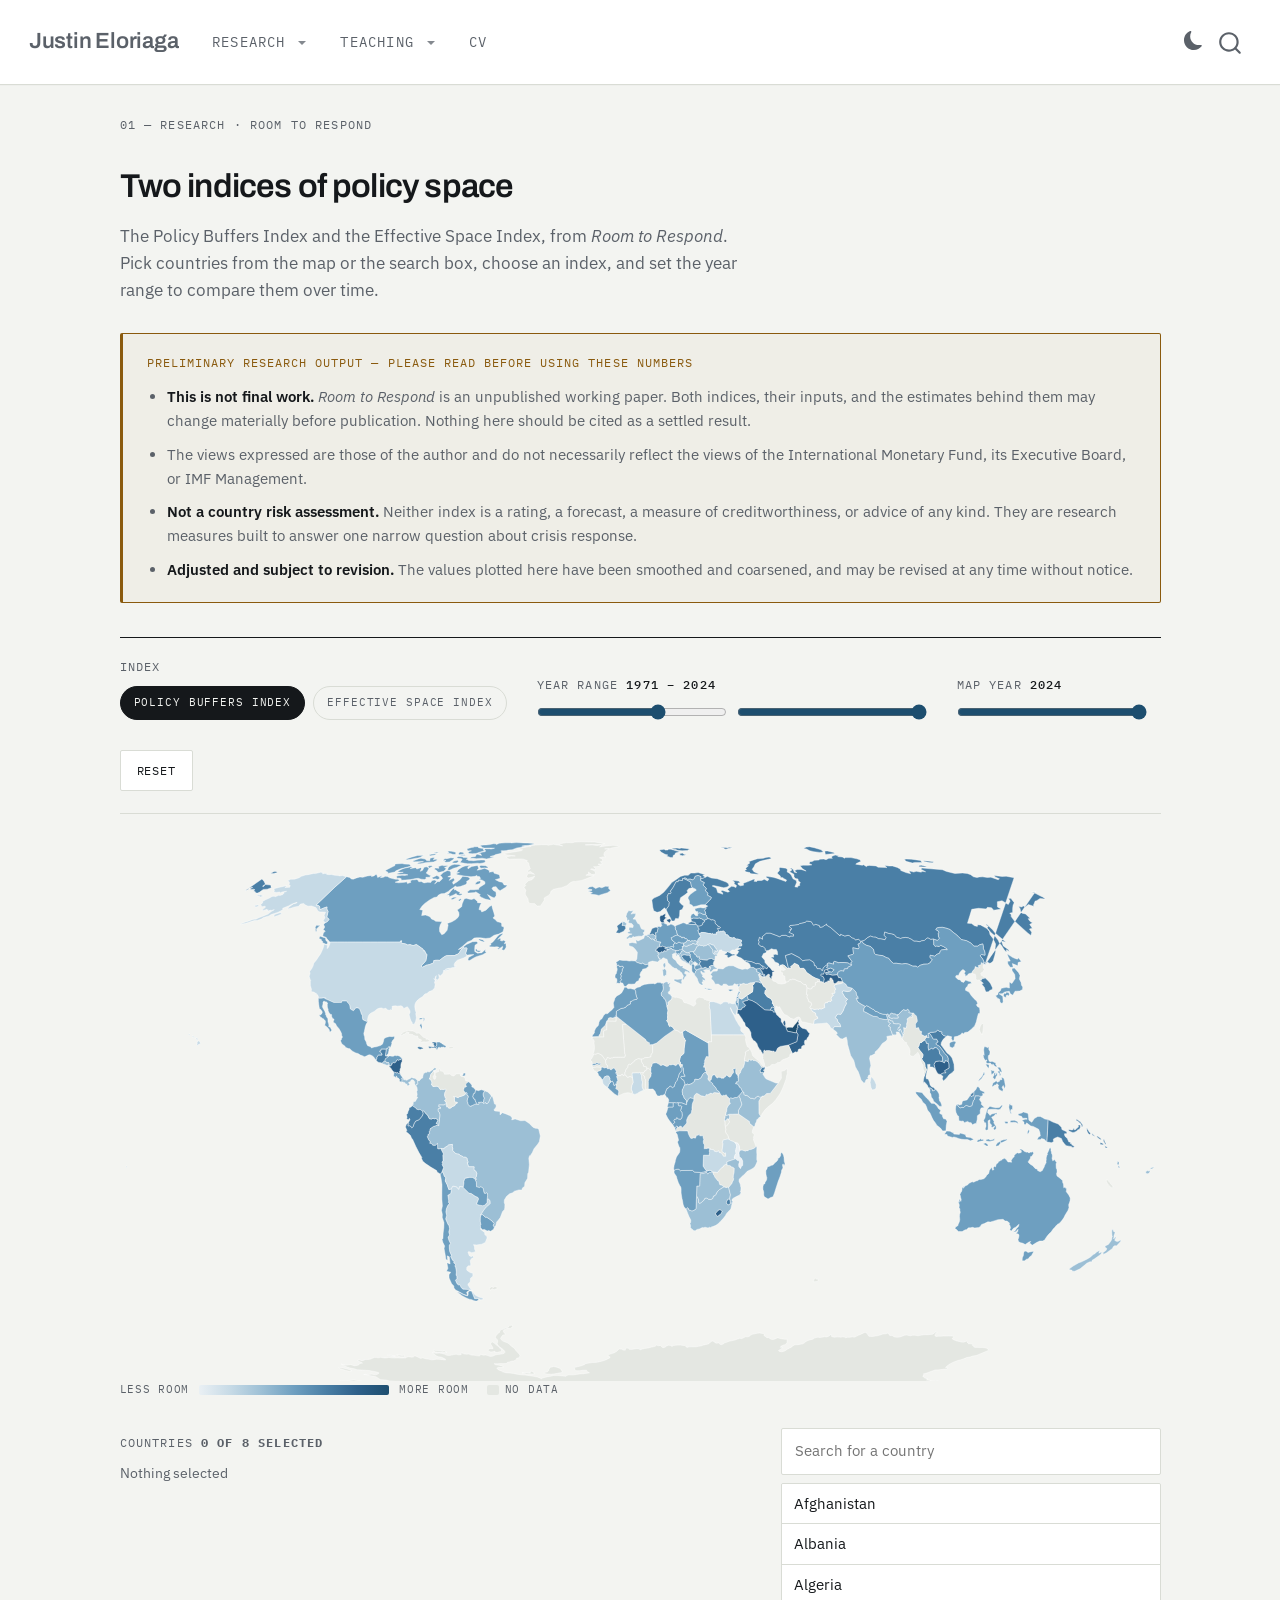
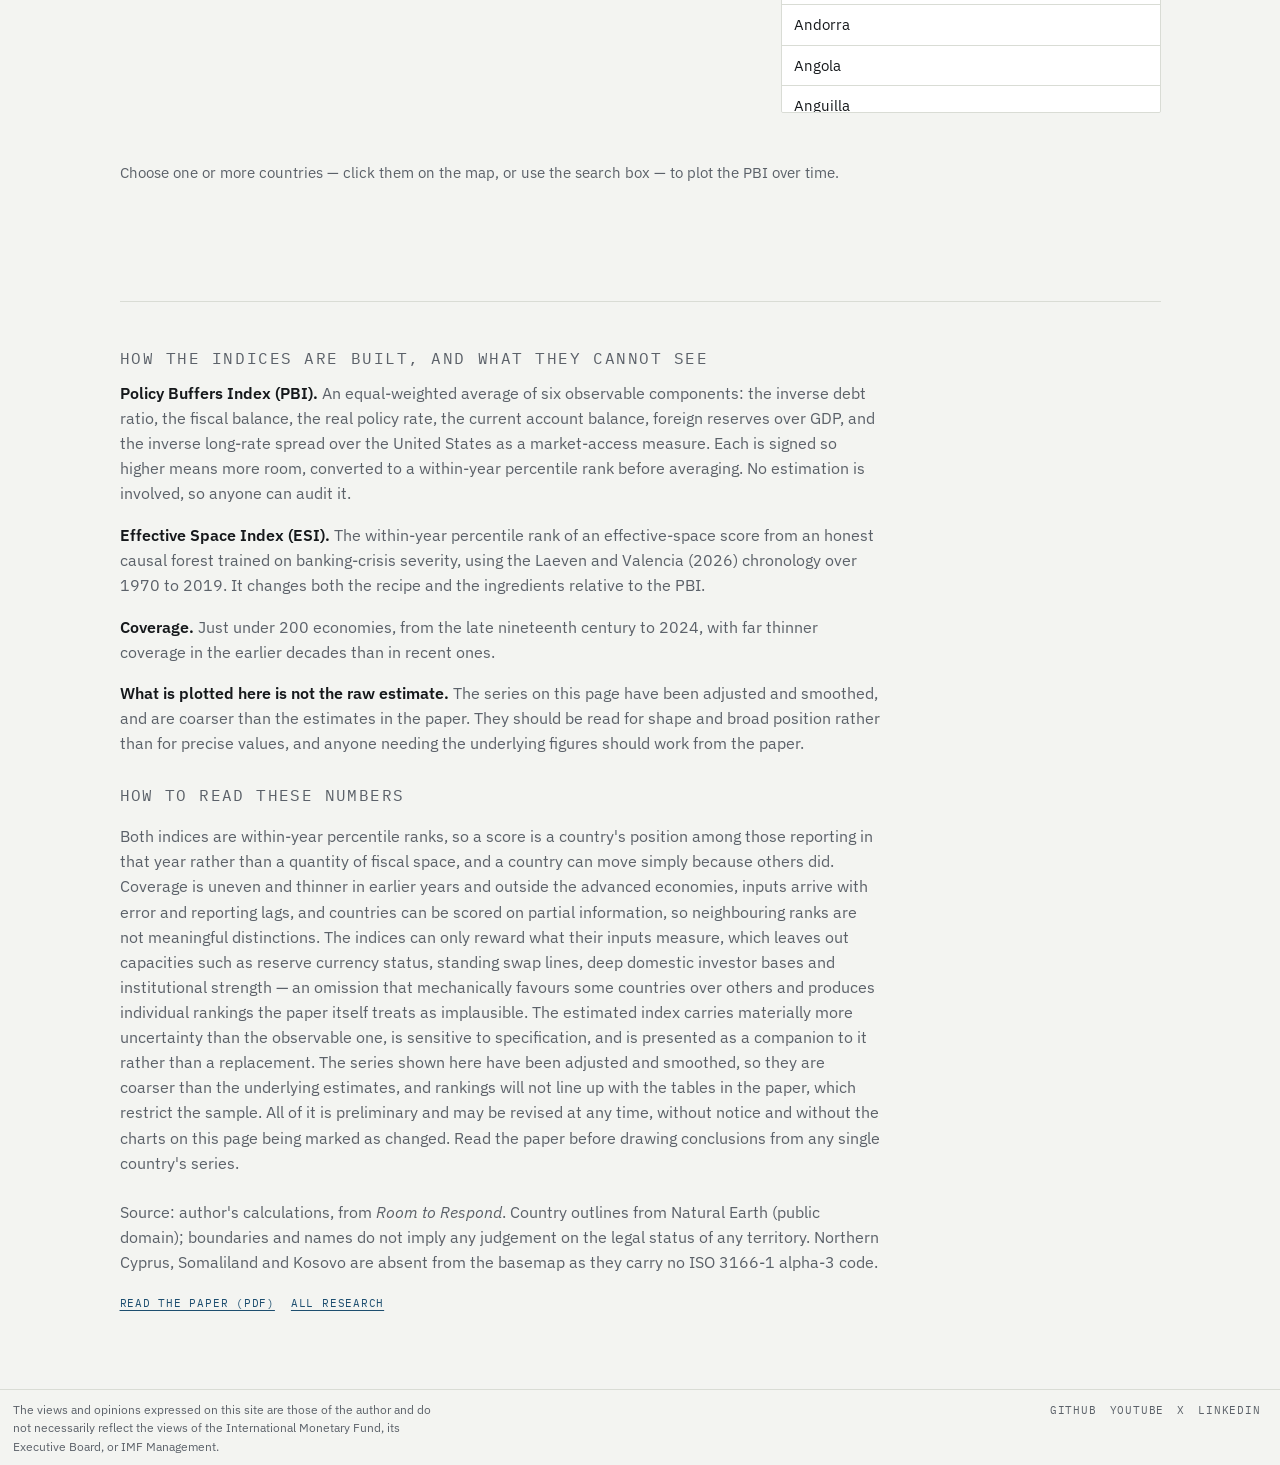
<file: docs/research/policy-space/index.html>
<!DOCTYPE html>
<html xmlns="http://www.w3.org/1999/xhtml" lang="en" xml:lang="en"><head>

<meta charset="utf-8">
<meta name="generator" content="quarto-1.6.42">

<meta name="viewport" content="width=device-width, initial-scale=1.0, user-scalable=yes">


<title>Policy space dashboard – Justin Eloriaga</title>
<style>
code{white-space: pre-wrap;}
span.smallcaps{font-variant: small-caps;}
div.columns{display: flex; gap: min(4vw, 1.5em);}
div.column{flex: auto; overflow-x: auto;}
div.hanging-indent{margin-left: 1.5em; text-indent: -1.5em;}
ul.task-list{list-style: none;}
ul.task-list li input[type="checkbox"] {
  width: 0.8em;
  margin: 0 0.8em 0.2em -1em; /* quarto-specific, see https://github.com/quarto-dev/quarto-cli/issues/4556 */ 
  vertical-align: middle;
}
</style>


<script src="../../site_libs/quarto-nav/quarto-nav.js"></script>
<script src="../../site_libs/clipboard/clipboard.min.js"></script>
<script src="../../site_libs/quarto-search/autocomplete.umd.js"></script>
<script src="../../site_libs/quarto-search/fuse.min.js"></script>
<script src="../../site_libs/quarto-search/quarto-search.js"></script>
<meta name="quarto:offset" content="../../">
<link href="../../img/portrait.jpg" rel="icon" type="image/jpeg">
<script src="../../site_libs/quarto-html/quarto.js"></script>
<script src="../../site_libs/quarto-html/popper.min.js"></script>
<script src="../../site_libs/quarto-html/tippy.umd.min.js"></script>
<link href="../../site_libs/quarto-html/tippy.css" rel="stylesheet">
<link href="../../site_libs/quarto-html/quarto-syntax-highlighting-80ccc151e9db3cea0945e1d1239ee6ec.css" rel="stylesheet" class="quarto-color-scheme" id="quarto-text-highlighting-styles">
<link href="../../site_libs/quarto-html/quarto-syntax-highlighting-dark-1633e04f8a4e8fd338dab390f960c182.css" rel="prefetch" class="quarto-color-scheme quarto-color-alternate" id="quarto-text-highlighting-styles">
<script src="../../site_libs/bootstrap/bootstrap.min.js"></script>
<link href="../../site_libs/bootstrap/bootstrap-icons.css" rel="stylesheet">
<link href="../../site_libs/bootstrap/bootstrap-2996e0123c8dc29e96024742543a31db.min.css" rel="stylesheet" append-hash="true" class="quarto-color-scheme" id="quarto-bootstrap" data-mode="light">
<link href="../../site_libs/bootstrap/bootstrap-dark-378c6db4e27dc6293f9fbc2ff74f58ae.min.css" rel="prefetch" append-hash="true" class="quarto-color-scheme quarto-color-alternate" id="quarto-bootstrap" data-mode="light">
<script id="quarto-search-options" type="application/json">{
  "location": "navbar",
  "copy-button": false,
  "collapse-after": 3,
  "panel-placement": "end",
  "type": "overlay",
  "limit": 50,
  "keyboard-shortcut": [
    "f",
    "/",
    "s"
  ],
  "show-item-context": false,
  "language": {
    "search-no-results-text": "No results",
    "search-matching-documents-text": "matching documents",
    "search-copy-link-title": "Copy link to search",
    "search-hide-matches-text": "Hide additional matches",
    "search-more-match-text": "more match in this document",
    "search-more-matches-text": "more matches in this document",
    "search-clear-button-title": "Clear",
    "search-text-placeholder": "",
    "search-detached-cancel-button-title": "Cancel",
    "search-submit-button-title": "Submit",
    "search-label": "Search"
  }
}</script>
<link rel="preconnect" href="https://fonts.googleapis.com">
<link rel="preconnect" href="https://fonts.gstatic.com" crossorigin="">
<link href="https://fonts.googleapis.com/css2?family=Archivo:wght@500;600;700&amp;family=IBM+Plex+Mono:wght@400;500&amp;family=IBM+Plex+Sans:wght@400;500;600&amp;display=swap" rel="stylesheet">


</head>

<body class="nav-fixed fullcontent">

<div id="quarto-search-results"></div>
  <header id="quarto-header" class="headroom fixed-top">
    <nav class="navbar navbar-expand-lg " data-bs-theme="dark">
      <div class="navbar-container container-fluid">
      <div class="navbar-brand-container mx-auto">
    <a class="navbar-brand" href="../../index.html">
    <span class="navbar-title">Justin Eloriaga</span>
    </a>
  </div>
            <div id="quarto-search" class="" title="Search"></div>
          <button class="navbar-toggler" type="button" data-bs-toggle="collapse" data-bs-target="#navbarCollapse" aria-controls="navbarCollapse" role="menu" aria-expanded="false" aria-label="Toggle navigation" onclick="if (window.quartoToggleHeadroom) { window.quartoToggleHeadroom(); }">
  <span class="navbar-toggler-icon"></span>
</button>
          <div class="collapse navbar-collapse" id="navbarCollapse">
            <ul class="navbar-nav navbar-nav-scroll me-auto">
  <li class="nav-item dropdown ">
    <a class="nav-link dropdown-toggle" href="#" id="nav-menu-research" role="link" data-bs-toggle="dropdown" aria-expanded="false">
 <span class="menu-text">Research</span>
    </a>
    <ul class="dropdown-menu" aria-labelledby="nav-menu-research">    
        <li>
    <a class="dropdown-item" href="../../research/index.html">
 <span class="dropdown-text">Papers</span></a>
  </li>  
        <li>
    <a class="dropdown-item" href="../../research/policy-space/index.html">
 <span class="dropdown-text">Policy space dashboard</span></a>
  </li>  
        <li>
    <a class="dropdown-item" href="../../research/policymaker-uncertainty/index.html">
 <span class="dropdown-text">Policymaker uncertainty dashboard</span></a>
  </li>  
    </ul>
  </li>
  <li class="nav-item dropdown ">
    <a class="nav-link dropdown-toggle" href="#" id="nav-menu-teaching" role="link" data-bs-toggle="dropdown" aria-expanded="false">
 <span class="menu-text">Teaching</span>
    </a>
    <ul class="dropdown-menu" aria-labelledby="nav-menu-teaching">    
        <li>
    <a class="dropdown-item" href="../../lecture-materials/index.html">
 <span class="dropdown-text">Lecture materials</span></a>
  </li>  
        <li>
    <a class="dropdown-item" href="../../teaching-playlists/index.html">
 <span class="dropdown-text">YouTube playlists</span></a>
  </li>  
    </ul>
  </li>
  <li class="nav-item">
    <a class="nav-link" href="../../cv-and-short-bio/index.html"> 
<span class="menu-text">CV</span></a>
  </li>  
</ul>
          </div> <!-- /navcollapse -->
            <div class="quarto-navbar-tools">
  <a href="" class="quarto-color-scheme-toggle quarto-navigation-tool  px-1" onclick="window.quartoToggleColorScheme(); return false;" title="Toggle dark mode"><i class="bi"></i></a>
</div>
      </div> <!-- /container-fluid -->
    </nav>
</header>
<!-- content -->
<div id="quarto-content" class="quarto-container page-columns page-rows-contents page-layout-article page-navbar">
<!-- sidebar -->
<!-- margin-sidebar -->
    
<!-- main -->
<main class="content" id="quarto-document-content">

<header id="title-block-header" class="quarto-title-block default">
<div class="quarto-title">
<h1 class="title">Policy space dashboard</h1>
</div>



<div class="quarto-title-meta">

    
  
    
  </div>
  


</header>


<p class="mono eyebrow">
01 — Research · Room to Respond
</p>
<section id="two-indices-of-policy-space" class="level1">
<h1>Two indices of policy space</h1>
<p class="lede">
The Policy Buffers Index and the Effective Space Index, from <em>Room to Respond</em>. Pick countries from the map or the search box, choose an index, and set the year range to compare them over time.
</p>
<div class="ps-warn" role="note">
  <p class="ps-warn-h">Preliminary research output — please read before using these numbers</p>
  <ul>
    <li><strong>This is not final work.</strong> <em>Room to Respond</em> is an unpublished
    working paper. Both indices, their inputs, and the estimates behind them may change
    materially before publication. Nothing here should be cited as a settled result.</li>
    <li>The views expressed are those of the author and do not necessarily reflect the views of
    the International Monetary Fund, its Executive Board, or IMF Management.</li>
    <li><strong>Not a country risk assessment.</strong> Neither index is a rating, a forecast,
    a measure of creditworthiness, or advice of any kind. They are research measures built to
    answer one narrow question about crisis response.</li>
    <li><strong>Adjusted and subject to revision.</strong> The values plotted here have been
    smoothed and coarsened, and may be revised at any time without notice.</li>
  </ul>
</div>

<div id="ps">

  <div id="ps-empty" class="ps-empty">
    <p class="ps-empty-h">The underlying data is not published yet</p>
    <p>The dashboard reads <code>/files/policy-space.csv</code>. That file is not in the
    repository, so there is nothing to plot — deliberately, rather than showing invented
    numbers.</p>
    <p>The expected format is one row per country-year:</p>
    <pre><code>iso3,country,year,pbi,esi
USA,United States,2019,26.0,38.4
PHL,Philippines,2019,57.2,61.0</code></pre>
    <p><code>iso3</code> is the ISO 3166-1 alpha-3 code, <code>pbi</code> and <code>esi</code>
    are within-year percentile scores from 0 to 100, and either may be left blank where a
    country is unranked in that year. Drop the file in and this page comes to life with no
    other change.</p>
  </div>

  <div id="ps-app" hidden="">

    <div class="ps-controls">
      <div class="ps-ctl">
        <span class="mono eyebrow">Index</span>
        <div class="filters">
          <button class="chip" data-index="pbi" aria-pressed="true">Policy Buffers Index</button>
          <button class="chip" data-index="esi" aria-pressed="false">Effective Space Index</button>
        </div>
      </div>

      <div class="ps-ctl">
        <span class="mono eyebrow">Year range <b id="ps-range-label"></b></span>
        <div class="ps-range">
          <input type="range" id="ps-y0" step="1" aria-label="First year">
          <input type="range" id="ps-y1" step="1" aria-label="Last year">
        </div>
      </div>

      <div class="ps-ctl">
        <span class="mono eyebrow">Map year <b id="ps-mapyear-label"></b></span>
        <input type="range" id="ps-mapyear" step="1" aria-label="Year shown on the map">
      </div>

      <button class="btn-j" id="ps-reset">Reset</button>
    </div>

    <div class="ps-mapwrap">
      <div id="ps-map"></div>
      <div id="ps-tip" class="ps-tip" hidden=""></div>
      <div class="ps-scale">
        <span>Less room</span>
        <i class="ps-ramp"></i>
        <span>More room</span>
        <span class="ps-nodata-key"><i></i> no data</span>
      </div>
    </div>

    <div class="ps-pick">
      <div>
        <span class="mono eyebrow">Countries <b id="ps-count"></b></span>
        <div id="ps-chips" class="ps-chips"></div>
      </div>
      <div>
        <input type="search" id="ps-search" placeholder="Search for a country" autocomplete="off" aria-label="Search countries">
        <ul id="ps-picker" class="ps-picker"></ul>
      </div>
    </div>

    <div id="ps-legend" class="ps-legend"></div>
    <div id="ps-chart" class="ps-chart"></div>

  </div>
</div>

<div class="ps-notes rule-top">
  <p class="mono eyebrow">How the indices are built, and what they cannot see</p>

  <p><strong>Policy Buffers Index (PBI).</strong> An equal-weighted average of six observable
  components: the inverse debt ratio, the fiscal balance, the real policy rate, the current
  account balance, foreign reserves over GDP, and the inverse long-rate spread over the United
  States as a market-access measure. Each is signed so higher means more room, converted to a
  within-year percentile rank before averaging. No estimation is involved, so anyone can audit
  it.</p>

  <p><strong>Effective Space Index (ESI).</strong> The within-year percentile rank of an
  effective-space score from an honest causal forest trained on banking-crisis severity, using
  the Laeven and Valencia (2026) chronology over 1970 to 2019. It changes both the recipe and
  the ingredients relative to the PBI.</p>

  <p><strong>Coverage.</strong> Just under 200 economies, from the late nineteenth century to
  2024, with far thinner coverage in the earlier decades than in recent ones.</p>

  <p><strong>What is plotted here is not the raw estimate.</strong> The series on this page
  have been adjusted and smoothed, and are coarser than the estimates in the paper. They should
  be read for shape and broad position rather than for precise values, and anyone needing the
  underlying figures should work from the paper.</p>

  <p class="ps-caveat-h">How to read these numbers</p>

  <p>Both indices are within-year percentile ranks, so a score is a country's position among
  those reporting in that year rather than a quantity of fiscal space, and a country can move
  simply because others did. Coverage is uneven and thinner in earlier years and outside the
  advanced economies, inputs arrive with error and reporting lags, and countries can be scored
  on partial information, so neighbouring ranks are not meaningful distinctions. The indices
  can only reward what their inputs measure, which leaves out capacities such as reserve
  currency status, standing swap lines, deep domestic investor bases and institutional
  strength — an omission that mechanically favours some countries over others and produces
  individual rankings the paper itself treats as implausible. The estimated index carries
  materially more uncertainty than the observable one, is sensitive to specification, and is
  presented as a companion to it rather than a replacement. The series shown here have been
  adjusted and smoothed, so they are coarser than the underlying estimates, and rankings will
  not line up with the tables in the paper, which restrict the sample. All of
  it is preliminary and may be revised at any time, without notice and without the charts on
  this page being marked as changed. Read the paper before drawing conclusions from any single
  country's series.</p>

  <p class="ps-src">Source: author's calculations, from <em>Room to Respond</em>.
  Country outlines from Natural Earth (public domain); boundaries and names do not imply any
  judgement on the legal status of any territory. Northern Cyprus, Somaliland and Kosovo are
  absent from the basemap as they carry no ISO 3166-1 alpha-3 code.</p>

  <div class="links" style="margin-top:20px">
    <a href="../../files/room-to-respond.pdf">Read the paper (PDF)</a>
    <a href="../../research/">All research</a>
  </div>
</div>


</section>

</main> <!-- /main -->
<script id="quarto-html-after-body" type="application/javascript">
window.document.addEventListener("DOMContentLoaded", function (event) {
  const toggleBodyColorMode = (bsSheetEl) => {
    const mode = bsSheetEl.getAttribute("data-mode");
    const bodyEl = window.document.querySelector("body");
    if (mode === "dark") {
      bodyEl.classList.add("quarto-dark");
      bodyEl.classList.remove("quarto-light");
    } else {
      bodyEl.classList.add("quarto-light");
      bodyEl.classList.remove("quarto-dark");
    }
  }
  const toggleBodyColorPrimary = () => {
    const bsSheetEl = window.document.querySelector("link#quarto-bootstrap");
    if (bsSheetEl) {
      toggleBodyColorMode(bsSheetEl);
    }
  }
  toggleBodyColorPrimary();  
  const disableStylesheet = (stylesheets) => {
    for (let i=0; i < stylesheets.length; i++) {
      const stylesheet = stylesheets[i];
      stylesheet.rel = 'prefetch';
    }
  }
  const enableStylesheet = (stylesheets) => {
    for (let i=0; i < stylesheets.length; i++) {
      const stylesheet = stylesheets[i];
      stylesheet.rel = 'stylesheet';
    }
  }
  const manageTransitions = (selector, allowTransitions) => {
    const els = window.document.querySelectorAll(selector);
    for (let i=0; i < els.length; i++) {
      const el = els[i];
      if (allowTransitions) {
        el.classList.remove('notransition');
      } else {
        el.classList.add('notransition');
      }
    }
  }
  const toggleGiscusIfUsed = (isAlternate, darkModeDefault) => {
    const baseTheme = document.querySelector('#giscus-base-theme')?.value ?? 'light';
    const alternateTheme = document.querySelector('#giscus-alt-theme')?.value ?? 'dark';
    let newTheme = '';
    if(darkModeDefault) {
      newTheme = isAlternate ? baseTheme : alternateTheme;
    } else {
      newTheme = isAlternate ? alternateTheme : baseTheme;
    }
    const changeGiscusTheme = () => {
      // From: https://github.com/giscus/giscus/issues/336
      const sendMessage = (message) => {
        const iframe = document.querySelector('iframe.giscus-frame');
        if (!iframe) return;
        iframe.contentWindow.postMessage({ giscus: message }, 'https://giscus.app');
      }
      sendMessage({
        setConfig: {
          theme: newTheme
        }
      });
    }
    const isGiscussLoaded = window.document.querySelector('iframe.giscus-frame') !== null;
    if (isGiscussLoaded) {
      changeGiscusTheme();
    }
  }
  const toggleColorMode = (alternate) => {
    // Switch the stylesheets
    const alternateStylesheets = window.document.querySelectorAll('link.quarto-color-scheme.quarto-color-alternate');
    manageTransitions('#quarto-margin-sidebar .nav-link', false);
    if (alternate) {
      enableStylesheet(alternateStylesheets);
      for (const sheetNode of alternateStylesheets) {
        if (sheetNode.id === "quarto-bootstrap") {
          toggleBodyColorMode(sheetNode);
        }
      }
    } else {
      disableStylesheet(alternateStylesheets);
      toggleBodyColorPrimary();
    }
    manageTransitions('#quarto-margin-sidebar .nav-link', true);
    // Switch the toggles
    const toggles = window.document.querySelectorAll('.quarto-color-scheme-toggle');
    for (let i=0; i < toggles.length; i++) {
      const toggle = toggles[i];
      if (toggle) {
        if (alternate) {
          toggle.classList.add("alternate");     
        } else {
          toggle.classList.remove("alternate");
        }
      }
    }
    // Hack to workaround the fact that safari doesn't
    // properly recolor the scrollbar when toggling (#1455)
    if (navigator.userAgent.indexOf('Safari') > 0 && navigator.userAgent.indexOf('Chrome') == -1) {
      manageTransitions("body", false);
      window.scrollTo(0, 1);
      setTimeout(() => {
        window.scrollTo(0, 0);
        manageTransitions("body", true);
      }, 40);  
    }
  }
  const isFileUrl = () => { 
    return window.location.protocol === 'file:';
  }
  const hasAlternateSentinel = () => {  
    let styleSentinel = getColorSchemeSentinel();
    if (styleSentinel !== null) {
      return styleSentinel === "alternate";
    } else {
      return false;
    }
  }
  const setStyleSentinel = (alternate) => {
    const value = alternate ? "alternate" : "default";
    if (!isFileUrl()) {
      window.localStorage.setItem("quarto-color-scheme", value);
    } else {
      localAlternateSentinel = value;
    }
  }
  const getColorSchemeSentinel = () => {
    if (!isFileUrl()) {
      const storageValue = window.localStorage.getItem("quarto-color-scheme");
      return storageValue != null ? storageValue : localAlternateSentinel;
    } else {
      return localAlternateSentinel;
    }
  }
  const darkModeDefault = false;
  let localAlternateSentinel = darkModeDefault ? 'alternate' : 'default';
  // Dark / light mode switch
  window.quartoToggleColorScheme = () => {
    // Read the current dark / light value 
    let toAlternate = !hasAlternateSentinel();
    toggleColorMode(toAlternate);
    setStyleSentinel(toAlternate);
    toggleGiscusIfUsed(toAlternate, darkModeDefault);
  };
  // Ensure there is a toggle, if there isn't float one in the top right
  if (window.document.querySelector('.quarto-color-scheme-toggle') === null) {
    const a = window.document.createElement('a');
    a.classList.add('top-right');
    a.classList.add('quarto-color-scheme-toggle');
    a.href = "";
    a.onclick = function() { try { window.quartoToggleColorScheme(); } catch {} return false; };
    const i = window.document.createElement("i");
    i.classList.add('bi');
    a.appendChild(i);
    window.document.body.appendChild(a);
  }
  // Switch to dark mode if need be
  if (hasAlternateSentinel()) {
    toggleColorMode(true);
  } else {
    toggleColorMode(false);
  }
  const isCodeAnnotation = (el) => {
    for (const clz of el.classList) {
      if (clz.startsWith('code-annotation-')) {                     
        return true;
      }
    }
    return false;
  }
  const onCopySuccess = function(e) {
    // button target
    const button = e.trigger;
    // don't keep focus
    button.blur();
    // flash "checked"
    button.classList.add('code-copy-button-checked');
    var currentTitle = button.getAttribute("title");
    button.setAttribute("title", "Copied!");
    let tooltip;
    if (window.bootstrap) {
      button.setAttribute("data-bs-toggle", "tooltip");
      button.setAttribute("data-bs-placement", "left");
      button.setAttribute("data-bs-title", "Copied!");
      tooltip = new bootstrap.Tooltip(button, 
        { trigger: "manual", 
          customClass: "code-copy-button-tooltip",
          offset: [0, -8]});
      tooltip.show();    
    }
    setTimeout(function() {
      if (tooltip) {
        tooltip.hide();
        button.removeAttribute("data-bs-title");
        button.removeAttribute("data-bs-toggle");
        button.removeAttribute("data-bs-placement");
      }
      button.setAttribute("title", currentTitle);
      button.classList.remove('code-copy-button-checked');
    }, 1000);
    // clear code selection
    e.clearSelection();
  }
  const getTextToCopy = function(trigger) {
      const codeEl = trigger.previousElementSibling.cloneNode(true);
      for (const childEl of codeEl.children) {
        if (isCodeAnnotation(childEl)) {
          childEl.remove();
        }
      }
      return codeEl.innerText;
  }
  const clipboard = new window.ClipboardJS('.code-copy-button:not([data-in-quarto-modal])', {
    text: getTextToCopy
  });
  clipboard.on('success', onCopySuccess);
  if (window.document.getElementById('quarto-embedded-source-code-modal')) {
    const clipboardModal = new window.ClipboardJS('.code-copy-button[data-in-quarto-modal]', {
      text: getTextToCopy,
      container: window.document.getElementById('quarto-embedded-source-code-modal')
    });
    clipboardModal.on('success', onCopySuccess);
  }
    var localhostRegex = new RegExp(/^(?:http|https):\/\/localhost\:?[0-9]*\//);
    var mailtoRegex = new RegExp(/^mailto:/);
      var filterRegex = new RegExp("https:\/\/justineloriaga\.com");
    var isInternal = (href) => {
        return filterRegex.test(href) || localhostRegex.test(href) || mailtoRegex.test(href);
    }
    // Inspect non-navigation links and adorn them if external
 	var links = window.document.querySelectorAll('a[href]:not(.nav-link):not(.navbar-brand):not(.toc-action):not(.sidebar-link):not(.sidebar-item-toggle):not(.pagination-link):not(.no-external):not([aria-hidden]):not(.dropdown-item):not(.quarto-navigation-tool):not(.about-link)');
    for (var i=0; i<links.length; i++) {
      const link = links[i];
      if (!isInternal(link.href)) {
        // undo the damage that might have been done by quarto-nav.js in the case of
        // links that we want to consider external
        if (link.dataset.originalHref !== undefined) {
          link.href = link.dataset.originalHref;
        }
      }
    }
  function tippyHover(el, contentFn, onTriggerFn, onUntriggerFn) {
    const config = {
      allowHTML: true,
      maxWidth: 500,
      delay: 100,
      arrow: false,
      appendTo: function(el) {
          return el.parentElement;
      },
      interactive: true,
      interactiveBorder: 10,
      theme: 'quarto',
      placement: 'bottom-start',
    };
    if (contentFn) {
      config.content = contentFn;
    }
    if (onTriggerFn) {
      config.onTrigger = onTriggerFn;
    }
    if (onUntriggerFn) {
      config.onUntrigger = onUntriggerFn;
    }
    window.tippy(el, config); 
  }
  const noterefs = window.document.querySelectorAll('a[role="doc-noteref"]');
  for (var i=0; i<noterefs.length; i++) {
    const ref = noterefs[i];
    tippyHover(ref, function() {
      // use id or data attribute instead here
      let href = ref.getAttribute('data-footnote-href') || ref.getAttribute('href');
      try { href = new URL(href).hash; } catch {}
      const id = href.replace(/^#\/?/, "");
      const note = window.document.getElementById(id);
      if (note) {
        return note.innerHTML;
      } else {
        return "";
      }
    });
  }
  const xrefs = window.document.querySelectorAll('a.quarto-xref');
  const processXRef = (id, note) => {
    // Strip column container classes
    const stripColumnClz = (el) => {
      el.classList.remove("page-full", "page-columns");
      if (el.children) {
        for (const child of el.children) {
          stripColumnClz(child);
        }
      }
    }
    stripColumnClz(note)
    if (id === null || id.startsWith('sec-')) {
      // Special case sections, only their first couple elements
      const container = document.createElement("div");
      if (note.children && note.children.length > 2) {
        container.appendChild(note.children[0].cloneNode(true));
        for (let i = 1; i < note.children.length; i++) {
          const child = note.children[i];
          if (child.tagName === "P" && child.innerText === "") {
            continue;
          } else {
            container.appendChild(child.cloneNode(true));
            break;
          }
        }
        if (window.Quarto?.typesetMath) {
          window.Quarto.typesetMath(container);
        }
        return container.innerHTML
      } else {
        if (window.Quarto?.typesetMath) {
          window.Quarto.typesetMath(note);
        }
        return note.innerHTML;
      }
    } else {
      // Remove any anchor links if they are present
      const anchorLink = note.querySelector('a.anchorjs-link');
      if (anchorLink) {
        anchorLink.remove();
      }
      if (window.Quarto?.typesetMath) {
        window.Quarto.typesetMath(note);
      }
      if (note.classList.contains("callout")) {
        return note.outerHTML;
      } else {
        return note.innerHTML;
      }
    }
  }
  for (var i=0; i<xrefs.length; i++) {
    const xref = xrefs[i];
    tippyHover(xref, undefined, function(instance) {
      instance.disable();
      let url = xref.getAttribute('href');
      let hash = undefined; 
      if (url.startsWith('#')) {
        hash = url;
      } else {
        try { hash = new URL(url).hash; } catch {}
      }
      if (hash) {
        const id = hash.replace(/^#\/?/, "");
        const note = window.document.getElementById(id);
        if (note !== null) {
          try {
            const html = processXRef(id, note.cloneNode(true));
            instance.setContent(html);
          } finally {
            instance.enable();
            instance.show();
          }
        } else {
          // See if we can fetch this
          fetch(url.split('#')[0])
          .then(res => res.text())
          .then(html => {
            const parser = new DOMParser();
            const htmlDoc = parser.parseFromString(html, "text/html");
            const note = htmlDoc.getElementById(id);
            if (note !== null) {
              const html = processXRef(id, note);
              instance.setContent(html);
            } 
          }).finally(() => {
            instance.enable();
            instance.show();
          });
        }
      } else {
        // See if we can fetch a full url (with no hash to target)
        // This is a special case and we should probably do some content thinning / targeting
        fetch(url)
        .then(res => res.text())
        .then(html => {
          const parser = new DOMParser();
          const htmlDoc = parser.parseFromString(html, "text/html");
          const note = htmlDoc.querySelector('main.content');
          if (note !== null) {
            // This should only happen for chapter cross references
            // (since there is no id in the URL)
            // remove the first header
            if (note.children.length > 0 && note.children[0].tagName === "HEADER") {
              note.children[0].remove();
            }
            const html = processXRef(null, note);
            instance.setContent(html);
          } 
        }).finally(() => {
          instance.enable();
          instance.show();
        });
      }
    }, function(instance) {
    });
  }
      let selectedAnnoteEl;
      const selectorForAnnotation = ( cell, annotation) => {
        let cellAttr = 'data-code-cell="' + cell + '"';
        let lineAttr = 'data-code-annotation="' +  annotation + '"';
        const selector = 'span[' + cellAttr + '][' + lineAttr + ']';
        return selector;
      }
      const selectCodeLines = (annoteEl) => {
        const doc = window.document;
        const targetCell = annoteEl.getAttribute("data-target-cell");
        const targetAnnotation = annoteEl.getAttribute("data-target-annotation");
        const annoteSpan = window.document.querySelector(selectorForAnnotation(targetCell, targetAnnotation));
        const lines = annoteSpan.getAttribute("data-code-lines").split(",");
        const lineIds = lines.map((line) => {
          return targetCell + "-" + line;
        })
        let top = null;
        let height = null;
        let parent = null;
        if (lineIds.length > 0) {
            //compute the position of the single el (top and bottom and make a div)
            const el = window.document.getElementById(lineIds[0]);
            top = el.offsetTop;
            height = el.offsetHeight;
            parent = el.parentElement.parentElement;
          if (lineIds.length > 1) {
            const lastEl = window.document.getElementById(lineIds[lineIds.length - 1]);
            const bottom = lastEl.offsetTop + lastEl.offsetHeight;
            height = bottom - top;
          }
          if (top !== null && height !== null && parent !== null) {
            // cook up a div (if necessary) and position it 
            let div = window.document.getElementById("code-annotation-line-highlight");
            if (div === null) {
              div = window.document.createElement("div");
              div.setAttribute("id", "code-annotation-line-highlight");
              div.style.position = 'absolute';
              parent.appendChild(div);
            }
            div.style.top = top - 2 + "px";
            div.style.height = height + 4 + "px";
            div.style.left = 0;
            let gutterDiv = window.document.getElementById("code-annotation-line-highlight-gutter");
            if (gutterDiv === null) {
              gutterDiv = window.document.createElement("div");
              gutterDiv.setAttribute("id", "code-annotation-line-highlight-gutter");
              gutterDiv.style.position = 'absolute';
              const codeCell = window.document.getElementById(targetCell);
              const gutter = codeCell.querySelector('.code-annotation-gutter');
              gutter.appendChild(gutterDiv);
            }
            gutterDiv.style.top = top - 2 + "px";
            gutterDiv.style.height = height + 4 + "px";
          }
          selectedAnnoteEl = annoteEl;
        }
      };
      const unselectCodeLines = () => {
        const elementsIds = ["code-annotation-line-highlight", "code-annotation-line-highlight-gutter"];
        elementsIds.forEach((elId) => {
          const div = window.document.getElementById(elId);
          if (div) {
            div.remove();
          }
        });
        selectedAnnoteEl = undefined;
      };
        // Handle positioning of the toggle
    window.addEventListener(
      "resize",
      throttle(() => {
        elRect = undefined;
        if (selectedAnnoteEl) {
          selectCodeLines(selectedAnnoteEl);
        }
      }, 10)
    );
    function throttle(fn, ms) {
    let throttle = false;
    let timer;
      return (...args) => {
        if(!throttle) { // first call gets through
            fn.apply(this, args);
            throttle = true;
        } else { // all the others get throttled
            if(timer) clearTimeout(timer); // cancel #2
            timer = setTimeout(() => {
              fn.apply(this, args);
              timer = throttle = false;
            }, ms);
        }
      };
    }
      // Attach click handler to the DT
      const annoteDls = window.document.querySelectorAll('dt[data-target-cell]');
      for (const annoteDlNode of annoteDls) {
        annoteDlNode.addEventListener('click', (event) => {
          const clickedEl = event.target;
          if (clickedEl !== selectedAnnoteEl) {
            unselectCodeLines();
            const activeEl = window.document.querySelector('dt[data-target-cell].code-annotation-active');
            if (activeEl) {
              activeEl.classList.remove('code-annotation-active');
            }
            selectCodeLines(clickedEl);
            clickedEl.classList.add('code-annotation-active');
          } else {
            // Unselect the line
            unselectCodeLines();
            clickedEl.classList.remove('code-annotation-active');
          }
        });
      }
  const findCites = (el) => {
    const parentEl = el.parentElement;
    if (parentEl) {
      const cites = parentEl.dataset.cites;
      if (cites) {
        return {
          el,
          cites: cites.split(' ')
        };
      } else {
        return findCites(el.parentElement)
      }
    } else {
      return undefined;
    }
  };
  var bibliorefs = window.document.querySelectorAll('a[role="doc-biblioref"]');
  for (var i=0; i<bibliorefs.length; i++) {
    const ref = bibliorefs[i];
    const citeInfo = findCites(ref);
    if (citeInfo) {
      tippyHover(citeInfo.el, function() {
        var popup = window.document.createElement('div');
        citeInfo.cites.forEach(function(cite) {
          var citeDiv = window.document.createElement('div');
          citeDiv.classList.add('hanging-indent');
          citeDiv.classList.add('csl-entry');
          var biblioDiv = window.document.getElementById('ref-' + cite);
          if (biblioDiv) {
            citeDiv.innerHTML = biblioDiv.innerHTML;
          }
          popup.appendChild(citeDiv);
        });
        return popup.innerHTML;
      });
    }
  }
});
</script>
</div> <!-- /content -->
<footer class="footer">
  <div class="nav-footer">
    <div class="nav-footer-left">
<p class="disclaimer">
The views and opinions expressed on this site are those of the author and do not necessarily reflect the views of the International Monetary Fund, its Executive Board, or IMF Management.
</p>
</div>   
    <div class="nav-footer-center">
      &nbsp;
    </div>
    <div class="nav-footer-right">
      <ul class="footer-items list-unstyled">
    <li class="nav-item">
    <a class="nav-link" href="https://github.com/JustinEloriaga">
<p>GitHub</p>
</a>
  </li>  
    <li class="nav-item">
    <a class="nav-link" href="https://www.youtube.com/@JustinEloriaga">
<p>YouTube</p>
</a>
  </li>  
    <li class="nav-item">
    <a class="nav-link" href="https://x.com/justineloriaga">
<p>X</p>
</a>
  </li>  
    <li class="nav-item">
    <a class="nav-link" href="https://ph.linkedin.com/in/justin-eloriaga-989b553b">
<p>LinkedIn</p>
</a>
  </li>  
</ul>
    </div>
  </div>
</footer>
<script src="../../js/world-paths.js"></script>
<script src="../../js/policy-space.js"></script>




</body></html>
</file>
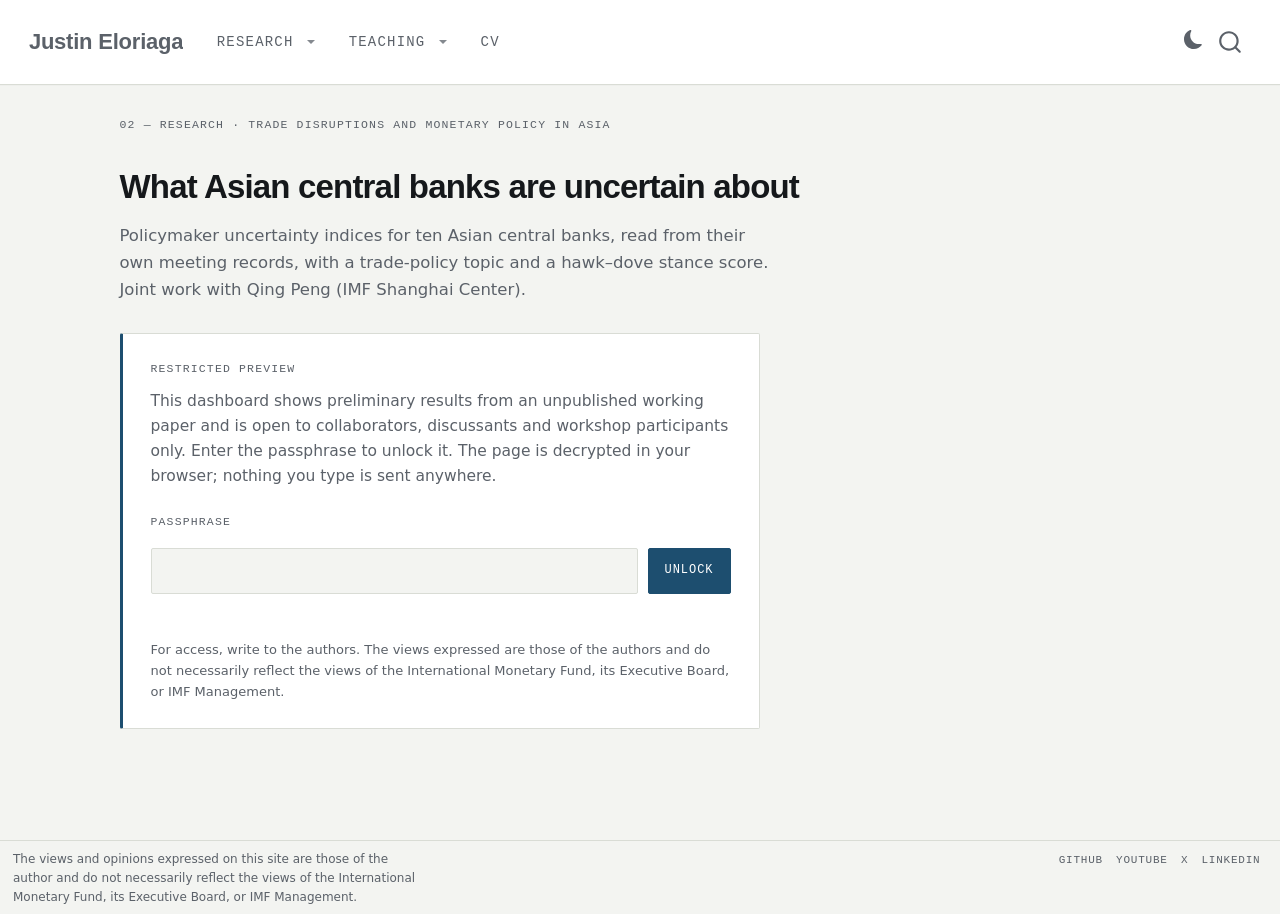
<file: docs/research/policymaker-uncertainty/index.html>
<!DOCTYPE html>
<html xmlns="http://www.w3.org/1999/xhtml" lang="en" xml:lang="en"><head>

<meta charset="utf-8">
<meta name="generator" content="quarto-1.6.42">

<meta name="viewport" content="width=device-width, initial-scale=1.0, user-scalable=yes">


<title>Policymaker uncertainty dashboard – Justin Eloriaga</title>
<style>
code{white-space: pre-wrap;}
span.smallcaps{font-variant: small-caps;}
div.columns{display: flex; gap: min(4vw, 1.5em);}
div.column{flex: auto; overflow-x: auto;}
div.hanging-indent{margin-left: 1.5em; text-indent: -1.5em;}
ul.task-list{list-style: none;}
ul.task-list li input[type="checkbox"] {
  width: 0.8em;
  margin: 0 0.8em 0.2em -1em; /* quarto-specific, see https://github.com/quarto-dev/quarto-cli/issues/4556 */ 
  vertical-align: middle;
}
</style>


<script src="../../site_libs/quarto-nav/quarto-nav.js"></script>
<script src="../../site_libs/clipboard/clipboard.min.js"></script>
<script src="../../site_libs/quarto-search/autocomplete.umd.js"></script>
<script src="../../site_libs/quarto-search/fuse.min.js"></script>
<script src="../../site_libs/quarto-search/quarto-search.js"></script>
<meta name="quarto:offset" content="../../">
<link href="../../img/portrait.jpg" rel="icon" type="image/jpeg">
<script src="../../site_libs/quarto-html/quarto.js"></script>
<script src="../../site_libs/quarto-html/popper.min.js"></script>
<script src="../../site_libs/quarto-html/tippy.umd.min.js"></script>
<link href="../../site_libs/quarto-html/tippy.css" rel="stylesheet">
<link href="../../site_libs/quarto-html/quarto-syntax-highlighting-80ccc151e9db3cea0945e1d1239ee6ec.css" rel="stylesheet" class="quarto-color-scheme" id="quarto-text-highlighting-styles">
<link href="../../site_libs/quarto-html/quarto-syntax-highlighting-dark-1633e04f8a4e8fd338dab390f960c182.css" rel="prefetch" class="quarto-color-scheme quarto-color-alternate" id="quarto-text-highlighting-styles">
<script src="../../site_libs/bootstrap/bootstrap.min.js"></script>
<link href="../../site_libs/bootstrap/bootstrap-icons.css" rel="stylesheet">
<link href="../../site_libs/bootstrap/bootstrap-2996e0123c8dc29e96024742543a31db.min.css" rel="stylesheet" append-hash="true" class="quarto-color-scheme" id="quarto-bootstrap" data-mode="light">
<link href="../../site_libs/bootstrap/bootstrap-dark-378c6db4e27dc6293f9fbc2ff74f58ae.min.css" rel="prefetch" append-hash="true" class="quarto-color-scheme quarto-color-alternate" id="quarto-bootstrap" data-mode="light">
<script id="quarto-search-options" type="application/json">{
  "location": "navbar",
  "copy-button": false,
  "collapse-after": 3,
  "panel-placement": "end",
  "type": "overlay",
  "limit": 50,
  "keyboard-shortcut": [
    "f",
    "/",
    "s"
  ],
  "show-item-context": false,
  "language": {
    "search-no-results-text": "No results",
    "search-matching-documents-text": "matching documents",
    "search-copy-link-title": "Copy link to search",
    "search-hide-matches-text": "Hide additional matches",
    "search-more-match-text": "more match in this document",
    "search-more-matches-text": "more matches in this document",
    "search-clear-button-title": "Clear",
    "search-text-placeholder": "",
    "search-detached-cancel-button-title": "Cancel",
    "search-submit-button-title": "Submit",
    "search-label": "Search"
  }
}</script>
<meta name="robots" content="noindex, nofollow">


</head>

<body class="nav-fixed fullcontent">

<div id="quarto-search-results"></div>
  <header id="quarto-header" class="headroom fixed-top">
    <nav class="navbar navbar-expand-lg " data-bs-theme="dark">
      <div class="navbar-container container-fluid">
      <div class="navbar-brand-container mx-auto">
    <a class="navbar-brand" href="../../index.html">
    <span class="navbar-title">Justin Eloriaga</span>
    </a>
  </div>
            <div id="quarto-search" class="" title="Search"></div>
          <button class="navbar-toggler" type="button" data-bs-toggle="collapse" data-bs-target="#navbarCollapse" aria-controls="navbarCollapse" role="menu" aria-expanded="false" aria-label="Toggle navigation" onclick="if (window.quartoToggleHeadroom) { window.quartoToggleHeadroom(); }">
  <span class="navbar-toggler-icon"></span>
</button>
          <div class="collapse navbar-collapse" id="navbarCollapse">
            <ul class="navbar-nav navbar-nav-scroll me-auto">
  <li class="nav-item dropdown ">
    <a class="nav-link dropdown-toggle" href="#" id="nav-menu-research" role="link" data-bs-toggle="dropdown" aria-expanded="false">
 <span class="menu-text">Research</span>
    </a>
    <ul class="dropdown-menu" aria-labelledby="nav-menu-research">    
        <li>
    <a class="dropdown-item" href="../../research/index.html">
 <span class="dropdown-text">Papers</span></a>
  </li>  
        <li>
    <a class="dropdown-item" href="../../research/policy-space/index.html">
 <span class="dropdown-text">Policy space dashboard</span></a>
  </li>  
        <li>
    <a class="dropdown-item" href="../../research/policymaker-uncertainty/index.html">
 <span class="dropdown-text">Policymaker uncertainty dashboard</span></a>
  </li>  
    </ul>
  </li>
  <li class="nav-item dropdown ">
    <a class="nav-link dropdown-toggle" href="#" id="nav-menu-teaching" role="link" data-bs-toggle="dropdown" aria-expanded="false">
 <span class="menu-text">Teaching</span>
    </a>
    <ul class="dropdown-menu" aria-labelledby="nav-menu-teaching">    
        <li>
    <a class="dropdown-item" href="../../lecture-materials/index.html">
 <span class="dropdown-text">Lecture materials</span></a>
  </li>  
        <li>
    <a class="dropdown-item" href="../../teaching-playlists/index.html">
 <span class="dropdown-text">YouTube playlists</span></a>
  </li>  
    </ul>
  </li>
  <li class="nav-item">
    <a class="nav-link" href="../../cv-and-short-bio/index.html"> 
<span class="menu-text">CV</span></a>
  </li>  
</ul>
          </div> <!-- /navcollapse -->
            <div class="quarto-navbar-tools">
  <a href="" class="quarto-color-scheme-toggle quarto-navigation-tool  px-1" onclick="window.quartoToggleColorScheme(); return false;" title="Toggle dark mode"><i class="bi"></i></a>
</div>
      </div> <!-- /container-fluid -->
    </nav>
</header>
<!-- content -->
<div id="quarto-content" class="quarto-container page-columns page-rows-contents page-layout-article page-navbar">
<!-- sidebar -->
<!-- margin-sidebar -->
    
<!-- main -->
<main class="content" id="quarto-document-content">

<header id="title-block-header" class="quarto-title-block default">
<div class="quarto-title">
<h1 class="title">Policymaker uncertainty dashboard</h1>
</div>



<div class="quarto-title-meta">

    
  
    
  </div>
  


</header>


<p class="mono eyebrow">
02 — Research · Trade Disruptions and Monetary Policy in Asia
</p>
<section id="what-asian-central-banks-are-uncertain-about" class="level1">
<h1>What Asian central banks are uncertain about</h1>
<p class="lede">
Policymaker uncertainty indices for ten Asian central banks, read from their own meeting records, with a trade-policy topic and a hawk–dove stance score. Joint work with Qing Peng (IMF Shanghai Center).
</p>
<div id="pmu-lock" class="pmu-lock">
  <p class="mono eyebrow">Restricted preview</p>
  <p class="pmu-lock-lede">This dashboard shows preliminary results from an unpublished working paper
  and is open to collaborators, discussants and workshop participants only. Enter the passphrase to
  unlock it. The page is decrypted in your browser; nothing you type is sent anywhere.</p>
  <form id="pmu-lock-form" autocomplete="off">
    <label for="pmu-pass" class="mono eyebrow">Passphrase</label>
    <div class="pmu-lock-row">
      <input type="password" id="pmu-pass" autocomplete="current-password" spellcheck="false" aria-label="Passphrase">
      <button class="btn-j primary" type="submit" id="pmu-unlock">Unlock</button>
    </div>
    <p id="pmu-lock-msg" class="pmu-lock-msg" role="status" aria-live="polite"></p>
  </form>
  <p class="pmu-note">For access, write to the authors. The views expressed are those of the authors and
  do not necessarily reflect the views of the International Monetary Fund, its Executive Board, or IMF
  Management.</p>
</div>
<div id="pmu-unlocked"></div>


</section>

</main> <!-- /main -->
<script id="quarto-html-after-body" type="application/javascript">
window.document.addEventListener("DOMContentLoaded", function (event) {
  const toggleBodyColorMode = (bsSheetEl) => {
    const mode = bsSheetEl.getAttribute("data-mode");
    const bodyEl = window.document.querySelector("body");
    if (mode === "dark") {
      bodyEl.classList.add("quarto-dark");
      bodyEl.classList.remove("quarto-light");
    } else {
      bodyEl.classList.add("quarto-light");
      bodyEl.classList.remove("quarto-dark");
    }
  }
  const toggleBodyColorPrimary = () => {
    const bsSheetEl = window.document.querySelector("link#quarto-bootstrap");
    if (bsSheetEl) {
      toggleBodyColorMode(bsSheetEl);
    }
  }
  toggleBodyColorPrimary();  
  const disableStylesheet = (stylesheets) => {
    for (let i=0; i < stylesheets.length; i++) {
      const stylesheet = stylesheets[i];
      stylesheet.rel = 'prefetch';
    }
  }
  const enableStylesheet = (stylesheets) => {
    for (let i=0; i < stylesheets.length; i++) {
      const stylesheet = stylesheets[i];
      stylesheet.rel = 'stylesheet';
    }
  }
  const manageTransitions = (selector, allowTransitions) => {
    const els = window.document.querySelectorAll(selector);
    for (let i=0; i < els.length; i++) {
      const el = els[i];
      if (allowTransitions) {
        el.classList.remove('notransition');
      } else {
        el.classList.add('notransition');
      }
    }
  }
  const toggleGiscusIfUsed = (isAlternate, darkModeDefault) => {
    const baseTheme = document.querySelector('#giscus-base-theme')?.value ?? 'light';
    const alternateTheme = document.querySelector('#giscus-alt-theme')?.value ?? 'dark';
    let newTheme = '';
    if(darkModeDefault) {
      newTheme = isAlternate ? baseTheme : alternateTheme;
    } else {
      newTheme = isAlternate ? alternateTheme : baseTheme;
    }
    const changeGiscusTheme = () => {
      // From: https://github.com/giscus/giscus/issues/336
      const sendMessage = (message) => {
        const iframe = document.querySelector('iframe.giscus-frame');
        if (!iframe) return;
        iframe.contentWindow.postMessage({ giscus: message }, 'https://giscus.app');
      }
      sendMessage({
        setConfig: {
          theme: newTheme
        }
      });
    }
    const isGiscussLoaded = window.document.querySelector('iframe.giscus-frame') !== null;
    if (isGiscussLoaded) {
      changeGiscusTheme();
    }
  }
  const toggleColorMode = (alternate) => {
    // Switch the stylesheets
    const alternateStylesheets = window.document.querySelectorAll('link.quarto-color-scheme.quarto-color-alternate');
    manageTransitions('#quarto-margin-sidebar .nav-link', false);
    if (alternate) {
      enableStylesheet(alternateStylesheets);
      for (const sheetNode of alternateStylesheets) {
        if (sheetNode.id === "quarto-bootstrap") {
          toggleBodyColorMode(sheetNode);
        }
      }
    } else {
      disableStylesheet(alternateStylesheets);
      toggleBodyColorPrimary();
    }
    manageTransitions('#quarto-margin-sidebar .nav-link', true);
    // Switch the toggles
    const toggles = window.document.querySelectorAll('.quarto-color-scheme-toggle');
    for (let i=0; i < toggles.length; i++) {
      const toggle = toggles[i];
      if (toggle) {
        if (alternate) {
          toggle.classList.add("alternate");     
        } else {
          toggle.classList.remove("alternate");
        }
      }
    }
    // Hack to workaround the fact that safari doesn't
    // properly recolor the scrollbar when toggling (#1455)
    if (navigator.userAgent.indexOf('Safari') > 0 && navigator.userAgent.indexOf('Chrome') == -1) {
      manageTransitions("body", false);
      window.scrollTo(0, 1);
      setTimeout(() => {
        window.scrollTo(0, 0);
        manageTransitions("body", true);
      }, 40);  
    }
  }
  const isFileUrl = () => { 
    return window.location.protocol === 'file:';
  }
  const hasAlternateSentinel = () => {  
    let styleSentinel = getColorSchemeSentinel();
    if (styleSentinel !== null) {
      return styleSentinel === "alternate";
    } else {
      return false;
    }
  }
  const setStyleSentinel = (alternate) => {
    const value = alternate ? "alternate" : "default";
    if (!isFileUrl()) {
      window.localStorage.setItem("quarto-color-scheme", value);
    } else {
      localAlternateSentinel = value;
    }
  }
  const getColorSchemeSentinel = () => {
    if (!isFileUrl()) {
      const storageValue = window.localStorage.getItem("quarto-color-scheme");
      return storageValue != null ? storageValue : localAlternateSentinel;
    } else {
      return localAlternateSentinel;
    }
  }
  const darkModeDefault = false;
  let localAlternateSentinel = darkModeDefault ? 'alternate' : 'default';
  // Dark / light mode switch
  window.quartoToggleColorScheme = () => {
    // Read the current dark / light value 
    let toAlternate = !hasAlternateSentinel();
    toggleColorMode(toAlternate);
    setStyleSentinel(toAlternate);
    toggleGiscusIfUsed(toAlternate, darkModeDefault);
  };
  // Ensure there is a toggle, if there isn't float one in the top right
  if (window.document.querySelector('.quarto-color-scheme-toggle') === null) {
    const a = window.document.createElement('a');
    a.classList.add('top-right');
    a.classList.add('quarto-color-scheme-toggle');
    a.href = "";
    a.onclick = function() { try { window.quartoToggleColorScheme(); } catch {} return false; };
    const i = window.document.createElement("i");
    i.classList.add('bi');
    a.appendChild(i);
    window.document.body.appendChild(a);
  }
  // Switch to dark mode if need be
  if (hasAlternateSentinel()) {
    toggleColorMode(true);
  } else {
    toggleColorMode(false);
  }
  const isCodeAnnotation = (el) => {
    for (const clz of el.classList) {
      if (clz.startsWith('code-annotation-')) {                     
        return true;
      }
    }
    return false;
  }
  const onCopySuccess = function(e) {
    // button target
    const button = e.trigger;
    // don't keep focus
    button.blur();
    // flash "checked"
    button.classList.add('code-copy-button-checked');
    var currentTitle = button.getAttribute("title");
    button.setAttribute("title", "Copied!");
    let tooltip;
    if (window.bootstrap) {
      button.setAttribute("data-bs-toggle", "tooltip");
      button.setAttribute("data-bs-placement", "left");
      button.setAttribute("data-bs-title", "Copied!");
      tooltip = new bootstrap.Tooltip(button, 
        { trigger: "manual", 
          customClass: "code-copy-button-tooltip",
          offset: [0, -8]});
      tooltip.show();    
    }
    setTimeout(function() {
      if (tooltip) {
        tooltip.hide();
        button.removeAttribute("data-bs-title");
        button.removeAttribute("data-bs-toggle");
        button.removeAttribute("data-bs-placement");
      }
      button.setAttribute("title", currentTitle);
      button.classList.remove('code-copy-button-checked');
    }, 1000);
    // clear code selection
    e.clearSelection();
  }
  const getTextToCopy = function(trigger) {
      const codeEl = trigger.previousElementSibling.cloneNode(true);
      for (const childEl of codeEl.children) {
        if (isCodeAnnotation(childEl)) {
          childEl.remove();
        }
      }
      return codeEl.innerText;
  }
  const clipboard = new window.ClipboardJS('.code-copy-button:not([data-in-quarto-modal])', {
    text: getTextToCopy
  });
  clipboard.on('success', onCopySuccess);
  if (window.document.getElementById('quarto-embedded-source-code-modal')) {
    const clipboardModal = new window.ClipboardJS('.code-copy-button[data-in-quarto-modal]', {
      text: getTextToCopy,
      container: window.document.getElementById('quarto-embedded-source-code-modal')
    });
    clipboardModal.on('success', onCopySuccess);
  }
    var localhostRegex = new RegExp(/^(?:http|https):\/\/localhost\:?[0-9]*\//);
    var mailtoRegex = new RegExp(/^mailto:/);
      var filterRegex = new RegExp("https:\/\/justineloriaga\.com");
    var isInternal = (href) => {
        return filterRegex.test(href) || localhostRegex.test(href) || mailtoRegex.test(href);
    }
    // Inspect non-navigation links and adorn them if external
 	var links = window.document.querySelectorAll('a[href]:not(.nav-link):not(.navbar-brand):not(.toc-action):not(.sidebar-link):not(.sidebar-item-toggle):not(.pagination-link):not(.no-external):not([aria-hidden]):not(.dropdown-item):not(.quarto-navigation-tool):not(.about-link)');
    for (var i=0; i<links.length; i++) {
      const link = links[i];
      if (!isInternal(link.href)) {
        // undo the damage that might have been done by quarto-nav.js in the case of
        // links that we want to consider external
        if (link.dataset.originalHref !== undefined) {
          link.href = link.dataset.originalHref;
        }
      }
    }
  function tippyHover(el, contentFn, onTriggerFn, onUntriggerFn) {
    const config = {
      allowHTML: true,
      maxWidth: 500,
      delay: 100,
      arrow: false,
      appendTo: function(el) {
          return el.parentElement;
      },
      interactive: true,
      interactiveBorder: 10,
      theme: 'quarto',
      placement: 'bottom-start',
    };
    if (contentFn) {
      config.content = contentFn;
    }
    if (onTriggerFn) {
      config.onTrigger = onTriggerFn;
    }
    if (onUntriggerFn) {
      config.onUntrigger = onUntriggerFn;
    }
    window.tippy(el, config); 
  }
  const noterefs = window.document.querySelectorAll('a[role="doc-noteref"]');
  for (var i=0; i<noterefs.length; i++) {
    const ref = noterefs[i];
    tippyHover(ref, function() {
      // use id or data attribute instead here
      let href = ref.getAttribute('data-footnote-href') || ref.getAttribute('href');
      try { href = new URL(href).hash; } catch {}
      const id = href.replace(/^#\/?/, "");
      const note = window.document.getElementById(id);
      if (note) {
        return note.innerHTML;
      } else {
        return "";
      }
    });
  }
  const xrefs = window.document.querySelectorAll('a.quarto-xref');
  const processXRef = (id, note) => {
    // Strip column container classes
    const stripColumnClz = (el) => {
      el.classList.remove("page-full", "page-columns");
      if (el.children) {
        for (const child of el.children) {
          stripColumnClz(child);
        }
      }
    }
    stripColumnClz(note)
    if (id === null || id.startsWith('sec-')) {
      // Special case sections, only their first couple elements
      const container = document.createElement("div");
      if (note.children && note.children.length > 2) {
        container.appendChild(note.children[0].cloneNode(true));
        for (let i = 1; i < note.children.length; i++) {
          const child = note.children[i];
          if (child.tagName === "P" && child.innerText === "") {
            continue;
          } else {
            container.appendChild(child.cloneNode(true));
            break;
          }
        }
        if (window.Quarto?.typesetMath) {
          window.Quarto.typesetMath(container);
        }
        return container.innerHTML
      } else {
        if (window.Quarto?.typesetMath) {
          window.Quarto.typesetMath(note);
        }
        return note.innerHTML;
      }
    } else {
      // Remove any anchor links if they are present
      const anchorLink = note.querySelector('a.anchorjs-link');
      if (anchorLink) {
        anchorLink.remove();
      }
      if (window.Quarto?.typesetMath) {
        window.Quarto.typesetMath(note);
      }
      if (note.classList.contains("callout")) {
        return note.outerHTML;
      } else {
        return note.innerHTML;
      }
    }
  }
  for (var i=0; i<xrefs.length; i++) {
    const xref = xrefs[i];
    tippyHover(xref, undefined, function(instance) {
      instance.disable();
      let url = xref.getAttribute('href');
      let hash = undefined; 
      if (url.startsWith('#')) {
        hash = url;
      } else {
        try { hash = new URL(url).hash; } catch {}
      }
      if (hash) {
        const id = hash.replace(/^#\/?/, "");
        const note = window.document.getElementById(id);
        if (note !== null) {
          try {
            const html = processXRef(id, note.cloneNode(true));
            instance.setContent(html);
          } finally {
            instance.enable();
            instance.show();
          }
        } else {
          // See if we can fetch this
          fetch(url.split('#')[0])
          .then(res => res.text())
          .then(html => {
            const parser = new DOMParser();
            const htmlDoc = parser.parseFromString(html, "text/html");
            const note = htmlDoc.getElementById(id);
            if (note !== null) {
              const html = processXRef(id, note);
              instance.setContent(html);
            } 
          }).finally(() => {
            instance.enable();
            instance.show();
          });
        }
      } else {
        // See if we can fetch a full url (with no hash to target)
        // This is a special case and we should probably do some content thinning / targeting
        fetch(url)
        .then(res => res.text())
        .then(html => {
          const parser = new DOMParser();
          const htmlDoc = parser.parseFromString(html, "text/html");
          const note = htmlDoc.querySelector('main.content');
          if (note !== null) {
            // This should only happen for chapter cross references
            // (since there is no id in the URL)
            // remove the first header
            if (note.children.length > 0 && note.children[0].tagName === "HEADER") {
              note.children[0].remove();
            }
            const html = processXRef(null, note);
            instance.setContent(html);
          } 
        }).finally(() => {
          instance.enable();
          instance.show();
        });
      }
    }, function(instance) {
    });
  }
      let selectedAnnoteEl;
      const selectorForAnnotation = ( cell, annotation) => {
        let cellAttr = 'data-code-cell="' + cell + '"';
        let lineAttr = 'data-code-annotation="' +  annotation + '"';
        const selector = 'span[' + cellAttr + '][' + lineAttr + ']';
        return selector;
      }
      const selectCodeLines = (annoteEl) => {
        const doc = window.document;
        const targetCell = annoteEl.getAttribute("data-target-cell");
        const targetAnnotation = annoteEl.getAttribute("data-target-annotation");
        const annoteSpan = window.document.querySelector(selectorForAnnotation(targetCell, targetAnnotation));
        const lines = annoteSpan.getAttribute("data-code-lines").split(",");
        const lineIds = lines.map((line) => {
          return targetCell + "-" + line;
        })
        let top = null;
        let height = null;
        let parent = null;
        if (lineIds.length > 0) {
            //compute the position of the single el (top and bottom and make a div)
            const el = window.document.getElementById(lineIds[0]);
            top = el.offsetTop;
            height = el.offsetHeight;
            parent = el.parentElement.parentElement;
          if (lineIds.length > 1) {
            const lastEl = window.document.getElementById(lineIds[lineIds.length - 1]);
            const bottom = lastEl.offsetTop + lastEl.offsetHeight;
            height = bottom - top;
          }
          if (top !== null && height !== null && parent !== null) {
            // cook up a div (if necessary) and position it 
            let div = window.document.getElementById("code-annotation-line-highlight");
            if (div === null) {
              div = window.document.createElement("div");
              div.setAttribute("id", "code-annotation-line-highlight");
              div.style.position = 'absolute';
              parent.appendChild(div);
            }
            div.style.top = top - 2 + "px";
            div.style.height = height + 4 + "px";
            div.style.left = 0;
            let gutterDiv = window.document.getElementById("code-annotation-line-highlight-gutter");
            if (gutterDiv === null) {
              gutterDiv = window.document.createElement("div");
              gutterDiv.setAttribute("id", "code-annotation-line-highlight-gutter");
              gutterDiv.style.position = 'absolute';
              const codeCell = window.document.getElementById(targetCell);
              const gutter = codeCell.querySelector('.code-annotation-gutter');
              gutter.appendChild(gutterDiv);
            }
            gutterDiv.style.top = top - 2 + "px";
            gutterDiv.style.height = height + 4 + "px";
          }
          selectedAnnoteEl = annoteEl;
        }
      };
      const unselectCodeLines = () => {
        const elementsIds = ["code-annotation-line-highlight", "code-annotation-line-highlight-gutter"];
        elementsIds.forEach((elId) => {
          const div = window.document.getElementById(elId);
          if (div) {
            div.remove();
          }
        });
        selectedAnnoteEl = undefined;
      };
        // Handle positioning of the toggle
    window.addEventListener(
      "resize",
      throttle(() => {
        elRect = undefined;
        if (selectedAnnoteEl) {
          selectCodeLines(selectedAnnoteEl);
        }
      }, 10)
    );
    function throttle(fn, ms) {
    let throttle = false;
    let timer;
      return (...args) => {
        if(!throttle) { // first call gets through
            fn.apply(this, args);
            throttle = true;
        } else { // all the others get throttled
            if(timer) clearTimeout(timer); // cancel #2
            timer = setTimeout(() => {
              fn.apply(this, args);
              timer = throttle = false;
            }, ms);
        }
      };
    }
      // Attach click handler to the DT
      const annoteDls = window.document.querySelectorAll('dt[data-target-cell]');
      for (const annoteDlNode of annoteDls) {
        annoteDlNode.addEventListener('click', (event) => {
          const clickedEl = event.target;
          if (clickedEl !== selectedAnnoteEl) {
            unselectCodeLines();
            const activeEl = window.document.querySelector('dt[data-target-cell].code-annotation-active');
            if (activeEl) {
              activeEl.classList.remove('code-annotation-active');
            }
            selectCodeLines(clickedEl);
            clickedEl.classList.add('code-annotation-active');
          } else {
            // Unselect the line
            unselectCodeLines();
            clickedEl.classList.remove('code-annotation-active');
          }
        });
      }
  const findCites = (el) => {
    const parentEl = el.parentElement;
    if (parentEl) {
      const cites = parentEl.dataset.cites;
      if (cites) {
        return {
          el,
          cites: cites.split(' ')
        };
      } else {
        return findCites(el.parentElement)
      }
    } else {
      return undefined;
    }
  };
  var bibliorefs = window.document.querySelectorAll('a[role="doc-biblioref"]');
  for (var i=0; i<bibliorefs.length; i++) {
    const ref = bibliorefs[i];
    const citeInfo = findCites(ref);
    if (citeInfo) {
      tippyHover(citeInfo.el, function() {
        var popup = window.document.createElement('div');
        citeInfo.cites.forEach(function(cite) {
          var citeDiv = window.document.createElement('div');
          citeDiv.classList.add('hanging-indent');
          citeDiv.classList.add('csl-entry');
          var biblioDiv = window.document.getElementById('ref-' + cite);
          if (biblioDiv) {
            citeDiv.innerHTML = biblioDiv.innerHTML;
          }
          popup.appendChild(citeDiv);
        });
        return popup.innerHTML;
      });
    }
  }
});
</script>
</div> <!-- /content -->
<footer class="footer">
  <div class="nav-footer">
    <div class="nav-footer-left">
<p class="disclaimer">
The views and opinions expressed on this site are those of the author and do not necessarily reflect the views of the International Monetary Fund, its Executive Board, or IMF Management.
</p>
</div>   
    <div class="nav-footer-center">
      &nbsp;
    </div>
    <div class="nav-footer-right">
      <ul class="footer-items list-unstyled">
    <li class="nav-item">
    <a class="nav-link" href="https://github.com/JustinEloriaga">
<p>GitHub</p>
</a>
  </li>  
    <li class="nav-item">
    <a class="nav-link" href="https://www.youtube.com/@JustinEloriaga">
<p>YouTube</p>
</a>
  </li>  
    <li class="nav-item">
    <a class="nav-link" href="https://x.com/justineloriaga">
<p>X</p>
</a>
  </li>  
    <li class="nav-item">
    <a class="nav-link" href="https://ph.linkedin.com/in/justin-eloriaga-989b553b">
<p>LinkedIn</p>
</a>
  </li>  
</ul>
    </div>
  </div>
</footer>
<script src="../../js/world-paths.js"></script>
<script src="../../js/pmu-lock.js"></script>




</body></html>
</file>
<file: docs/site_libs/quarto-html/tippy.css>
.tippy-box[data-animation=fade][data-state=hidden]{opacity:0}[data-tippy-root]{max-width:calc(100vw - 10px)}.tippy-box{position:relative;background-color:#333;color:#fff;border-radius:4px;font-size:14px;line-height:1.4;white-space:normal;outline:0;transition-property:transform,visibility,opacity}.tippy-box[data-placement^=top]>.tippy-arrow{bottom:0}.tippy-box[data-placement^=top]>.tippy-arrow:before{bottom:-7px;left:0;border-width:8px 8px 0;border-top-color:initial;transform-origin:center top}.tippy-box[data-placement^=bottom]>.tippy-arrow{top:0}.tippy-box[data-placement^=bottom]>.tippy-arrow:before{top:-7px;left:0;border-width:0 8px 8px;border-bottom-color:initial;transform-origin:center bottom}.tippy-box[data-placement^=left]>.tippy-arrow{right:0}.tippy-box[data-placement^=left]>.tippy-arrow:before{border-width:8px 0 8px 8px;border-left-color:initial;right:-7px;transform-origin:center left}.tippy-box[data-placement^=right]>.tippy-arrow{left:0}.tippy-box[data-placement^=right]>.tippy-arrow:before{left:-7px;border-width:8px 8px 8px 0;border-right-color:initial;transform-origin:center right}.tippy-box[data-inertia][data-state=visible]{transition-timing-function:cubic-bezier(.54,1.5,.38,1.11)}.tippy-arrow{width:16px;height:16px;color:#333}.tippy-arrow:before{content:"";position:absolute;border-color:transparent;border-style:solid}.tippy-content{position:relative;padding:5px 9px;z-index:1}
</file>
<file: docs/site_libs/quarto-html/quarto-syntax-highlighting-80ccc151e9db3cea0945e1d1239ee6ec.css>
/* quarto syntax highlight colors */
:root {
  --quarto-hl-ot-color: #003B4F;
  --quarto-hl-at-color: #657422;
  --quarto-hl-ss-color: #20794D;
  --quarto-hl-an-color: #5E5E5E;
  --quarto-hl-fu-color: #4758AB;
  --quarto-hl-st-color: #20794D;
  --quarto-hl-cf-color: #003B4F;
  --quarto-hl-op-color: #5E5E5E;
  --quarto-hl-er-color: #AD0000;
  --quarto-hl-bn-color: #AD0000;
  --quarto-hl-al-color: #AD0000;
  --quarto-hl-va-color: #111111;
  --quarto-hl-bu-color: inherit;
  --quarto-hl-ex-color: inherit;
  --quarto-hl-pp-color: #AD0000;
  --quarto-hl-in-color: #5E5E5E;
  --quarto-hl-vs-color: #20794D;
  --quarto-hl-wa-color: #5E5E5E;
  --quarto-hl-do-color: #5E5E5E;
  --quarto-hl-im-color: #00769E;
  --quarto-hl-ch-color: #20794D;
  --quarto-hl-dt-color: #AD0000;
  --quarto-hl-fl-color: #AD0000;
  --quarto-hl-co-color: #5E5E5E;
  --quarto-hl-cv-color: #5E5E5E;
  --quarto-hl-cn-color: #8f5902;
  --quarto-hl-sc-color: #5E5E5E;
  --quarto-hl-dv-color: #AD0000;
  --quarto-hl-kw-color: #003B4F;
}

/* other quarto variables */
:root {
  --quarto-font-monospace: "IBM Plex Mono", ui-monospace, monospace;
}

pre > code.sourceCode > span {
  color: #003B4F;
}

code span {
  color: #003B4F;
}

code.sourceCode > span {
  color: #003B4F;
}

div.sourceCode,
div.sourceCode pre.sourceCode {
  color: #003B4F;
}

code span.ot {
  color: #003B4F;
  font-style: inherit;
}

code span.at {
  color: #657422;
  font-style: inherit;
}

code span.ss {
  color: #20794D;
  font-style: inherit;
}

code span.an {
  color: #5E5E5E;
  font-style: inherit;
}

code span.fu {
  color: #4758AB;
  font-style: inherit;
}

code span.st {
  color: #20794D;
  font-style: inherit;
}

code span.cf {
  color: #003B4F;
  font-weight: bold;
  font-style: inherit;
}

code span.op {
  color: #5E5E5E;
  font-style: inherit;
}

code span.er {
  color: #AD0000;
  font-style: inherit;
}

code span.bn {
  color: #AD0000;
  font-style: inherit;
}

code span.al {
  color: #AD0000;
  font-style: inherit;
}

code span.va {
  color: #111111;
  font-style: inherit;
}

code span.bu {
  font-style: inherit;
}

code span.ex {
  font-style: inherit;
}

code span.pp {
  color: #AD0000;
  font-style: inherit;
}

code span.in {
  color: #5E5E5E;
  font-style: inherit;
}

code span.vs {
  color: #20794D;
  font-style: inherit;
}

code span.wa {
  color: #5E5E5E;
  font-style: italic;
}

code span.do {
  color: #5E5E5E;
  font-style: italic;
}

code span.im {
  color: #00769E;
  font-style: inherit;
}

code span.ch {
  color: #20794D;
  font-style: inherit;
}

code span.dt {
  color: #AD0000;
  font-style: inherit;
}

code span.fl {
  color: #AD0000;
  font-style: inherit;
}

code span.co {
  color: #5E5E5E;
  font-style: inherit;
}

code span.cv {
  color: #5E5E5E;
  font-style: italic;
}

code span.cn {
  color: #8f5902;
  font-style: inherit;
}

code span.sc {
  color: #5E5E5E;
  font-style: inherit;
}

code span.dv {
  color: #AD0000;
  font-style: inherit;
}

code span.kw {
  color: #003B4F;
  font-weight: bold;
  font-style: inherit;
}

.prevent-inlining {
  content: "</";
}

/*# sourceMappingURL=d05b90856e61200b05b752cd4c57940b.css.map */
</file>
<file: docs/site_libs/quarto-html/quarto-syntax-highlighting-dark-1633e04f8a4e8fd338dab390f960c182.css>
/* quarto syntax highlight colors */
:root {
  --quarto-hl-al-color: #f07178;
  --quarto-hl-an-color: #d4d0ab;
  --quarto-hl-at-color: #00e0e0;
  --quarto-hl-bn-color: #d4d0ab;
  --quarto-hl-bu-color: #abe338;
  --quarto-hl-ch-color: #abe338;
  --quarto-hl-co-color: #f8f8f2;
  --quarto-hl-cv-color: #ffd700;
  --quarto-hl-cn-color: #ffd700;
  --quarto-hl-cf-color: #ffa07a;
  --quarto-hl-dt-color: #ffa07a;
  --quarto-hl-dv-color: #d4d0ab;
  --quarto-hl-do-color: #f8f8f2;
  --quarto-hl-er-color: #f07178;
  --quarto-hl-ex-color: #00e0e0;
  --quarto-hl-fl-color: #d4d0ab;
  --quarto-hl-fu-color: #ffa07a;
  --quarto-hl-im-color: #abe338;
  --quarto-hl-in-color: #d4d0ab;
  --quarto-hl-kw-color: #ffa07a;
  --quarto-hl-op-color: #ffa07a;
  --quarto-hl-ot-color: #00e0e0;
  --quarto-hl-pp-color: #dcc6e0;
  --quarto-hl-re-color: #00e0e0;
  --quarto-hl-sc-color: #abe338;
  --quarto-hl-ss-color: #abe338;
  --quarto-hl-st-color: #abe338;
  --quarto-hl-va-color: #00e0e0;
  --quarto-hl-vs-color: #abe338;
  --quarto-hl-wa-color: #dcc6e0;
}

/* other quarto variables */
:root {
  --quarto-font-monospace: "IBM Plex Mono", ui-monospace, monospace;
}

code span.al {
  background-color: #2a0f15;
  font-weight: bold;
  color: #f07178;
}

code span.an {
  color: #d4d0ab;
}

code span.at {
  color: #00e0e0;
}

code span.bn {
  color: #d4d0ab;
}

code span.bu {
  color: #abe338;
}

code span.ch {
  color: #abe338;
}

code span.co {
  font-style: italic;
  color: #f8f8f2;
}

code span.cv {
  color: #ffd700;
}

code span.cn {
  color: #ffd700;
}

code span.cf {
  font-weight: bold;
  color: #ffa07a;
}

code span.dt {
  color: #ffa07a;
}

code span.dv {
  color: #d4d0ab;
}

code span.do {
  color: #f8f8f2;
}

code span.er {
  color: #f07178;
  text-decoration: underline;
}

code span.ex {
  font-weight: bold;
  color: #00e0e0;
}

code span.fl {
  color: #d4d0ab;
}

code span.fu {
  color: #ffa07a;
}

code span.im {
  color: #abe338;
}

code span.in {
  color: #d4d0ab;
}

code span.kw {
  font-weight: bold;
  color: #ffa07a;
}

pre > code.sourceCode > span {
  color: #f8f8f2;
}

code span {
  color: #f8f8f2;
}

code.sourceCode > span {
  color: #f8f8f2;
}

div.sourceCode,
div.sourceCode pre.sourceCode {
  color: #f8f8f2;
}

code span.op {
  color: #ffa07a;
}

code span.ot {
  color: #00e0e0;
}

code span.pp {
  color: #dcc6e0;
}

code span.re {
  background-color: #f8f8f2;
  color: #00e0e0;
}

code span.sc {
  color: #abe338;
}

code span.ss {
  color: #abe338;
}

code span.st {
  color: #abe338;
}

code span.va {
  color: #00e0e0;
}

code span.vs {
  color: #abe338;
}

code span.wa {
  color: #dcc6e0;
}

.prevent-inlining {
  content: "</";
}

/*# sourceMappingURL=eb77774328d611bee259ffcdcb67ae66.css.map */
</file>
